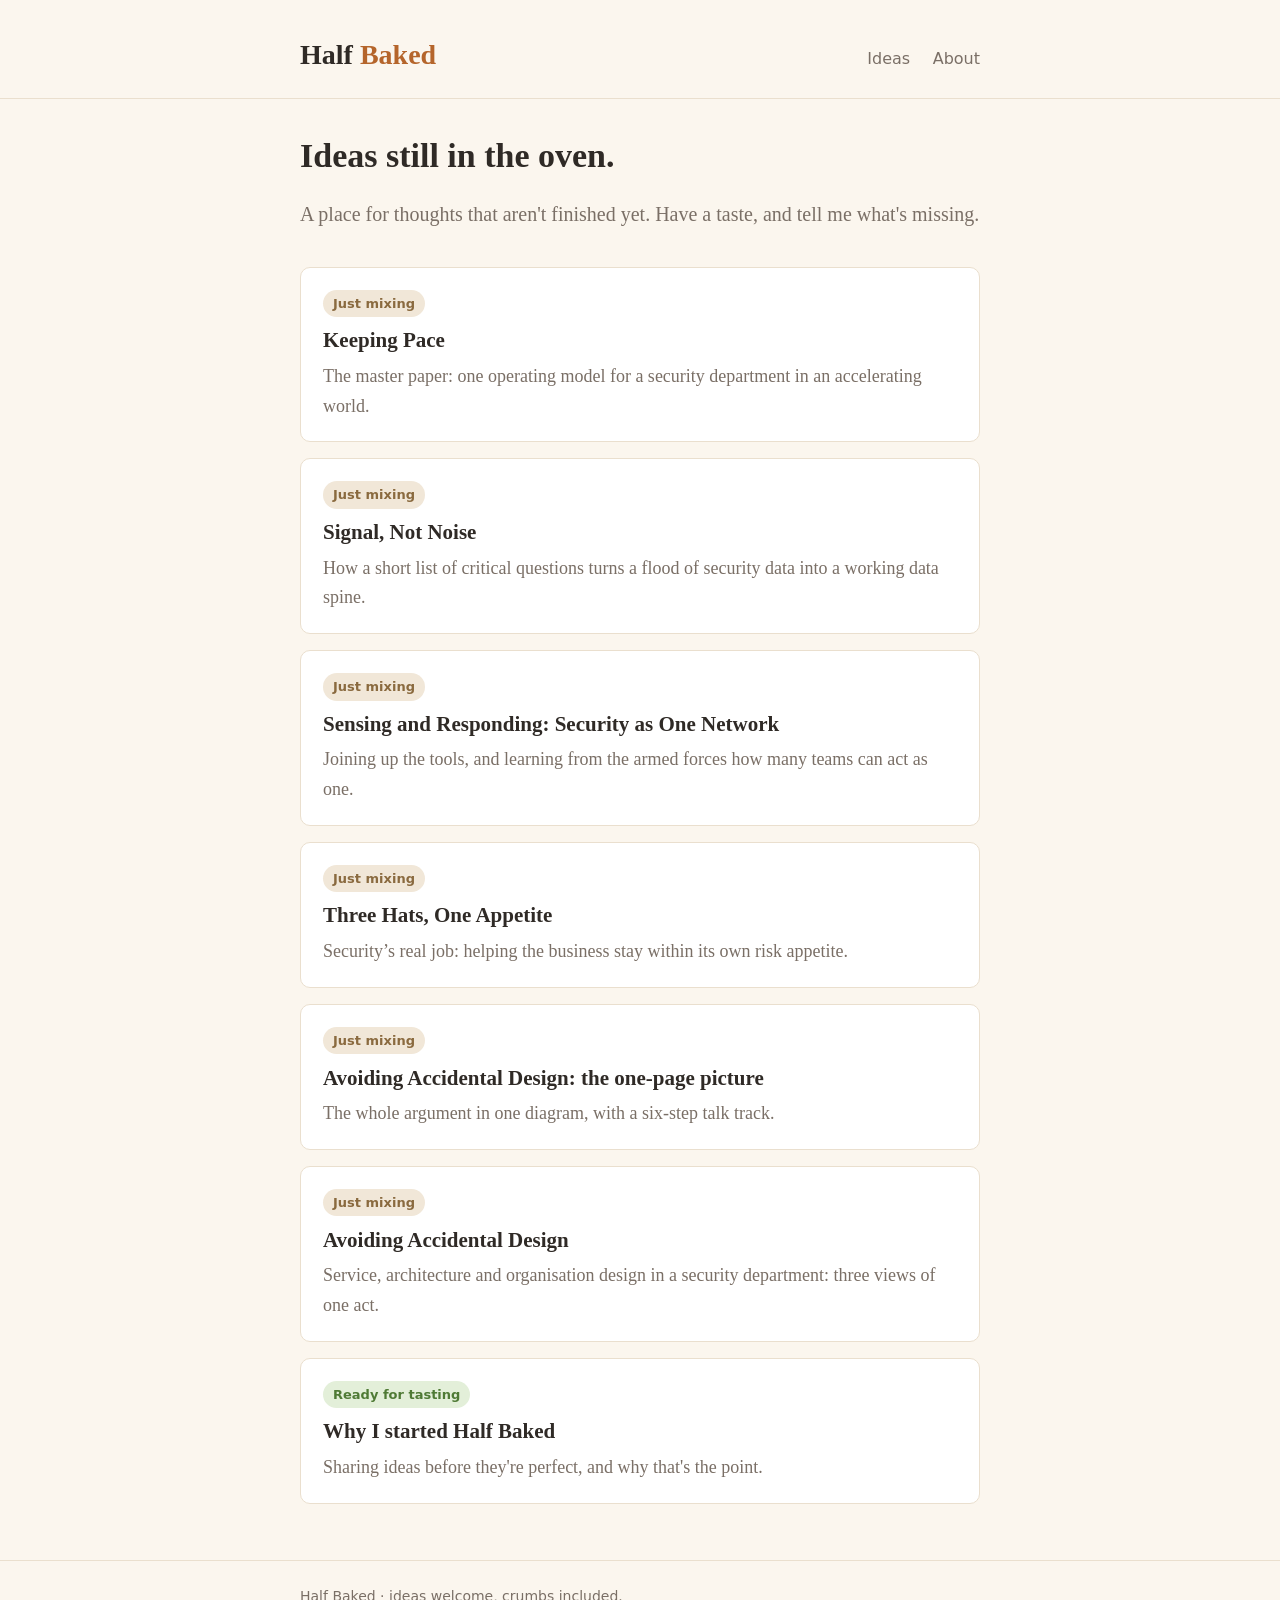
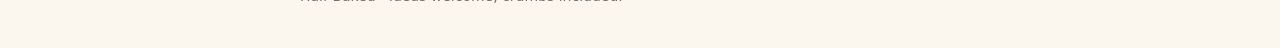
<file: index.html>
<!DOCTYPE html>
<html lang="en">
<head>
  <meta charset="UTF-8">
  <meta name="viewport" content="width=device-width, initial-scale=1.0">
  <title>Half Baked</title>
  <meta name="description" content="Ideas still in the oven. Have a taste and tell me what you think.">
  <link rel="stylesheet" href="style.css">
</head>
<body>

  <header>
    <div class="wrap">
      <a class="site-name" href="index.html">Half <span>Baked</span></a>
      <nav>
        <a href="index.html">Ideas</a>
        <a href="about.html">About</a>
      </nav>
    </div>
  </header>

  <main class="wrap">
    <h1>Ideas still in the oven.</h1>
    <p class="intro">
      A place for thoughts that aren't finished yet. Have a taste, and tell me
      what's missing.
    </p>

    <!-- ======================================================
         YOUR IDEAS LIST
         To add a new idea: copy one whole <a class="idea-card"> ... </a>
         block below, paste it at the top of the list, and change the words.
         Status options: mixing / oven / tasting
         ====================================================== -->

    <a class="idea-card" href="keeping-pace.html">
      <span class="status mixing">Just mixing</span>
      <h3>Keeping Pace</h3>
      <p>The master paper: one operating model for a security department in an accelerating world.</p>
    </a>

    <a class="idea-card" href="signal-not-noise.html">
      <span class="status mixing">Just mixing</span>
      <h3>Signal, Not Noise</h3>
      <p>How a short list of critical questions turns a flood of security data into a working data spine.</p>
    </a>

    <a class="idea-card" href="sensing-and-responding.html">
      <span class="status mixing">Just mixing</span>
      <h3>Sensing and Responding: Security as One Network</h3>
      <p>Joining up the tools, and learning from the armed forces how many teams can act as one.</p>
    </a>

    <a class="idea-card" href="three-hats-one-appetite.html">
      <span class="status mixing">Just mixing</span>
      <h3>Three Hats, One Appetite</h3>
      <p>Security&#8217;s real job: helping the business stay within its own risk appetite.</p>
    </a>

    <a class="idea-card" href="one-page-picture.html">
      <span class="status mixing">Just mixing</span>
      <h3>Avoiding Accidental Design: the one-page picture</h3>
      <p>The whole argument in one diagram, with a six-step talk track.</p>
    </a>

    <a class="idea-card" href="avoiding-accidental-design.html">
      <span class="status mixing">Just mixing</span>
      <h3>Avoiding Accidental Design</h3>
      <p>Service, architecture and organisation design in a security department: three views of one act.</p>
    </a>

    <a class="idea-card" href="first-idea.html">
      <span class="status tasting">Ready for tasting</span>
      <h3>Why I started Half Baked</h3>
      <p>Sharing ideas before they're perfect, and why that's the point.</p>
    </a>

    <!-- Example of a second card. To switch it on, delete this line
         and the closing line just after the card.
    <a class="idea-card" href="second-idea.html">
      <span class="status oven">In the oven</span>
      <h3>Title of your next idea</h3>
      <p>One line that sums it up.</p>
    </a>
    -->

  </main>

  <footer>
    <div class="wrap">
      Half Baked &middot; ideas welcome, crumbs included.
    </div>
  </footer>

</body>
</html>
</file>
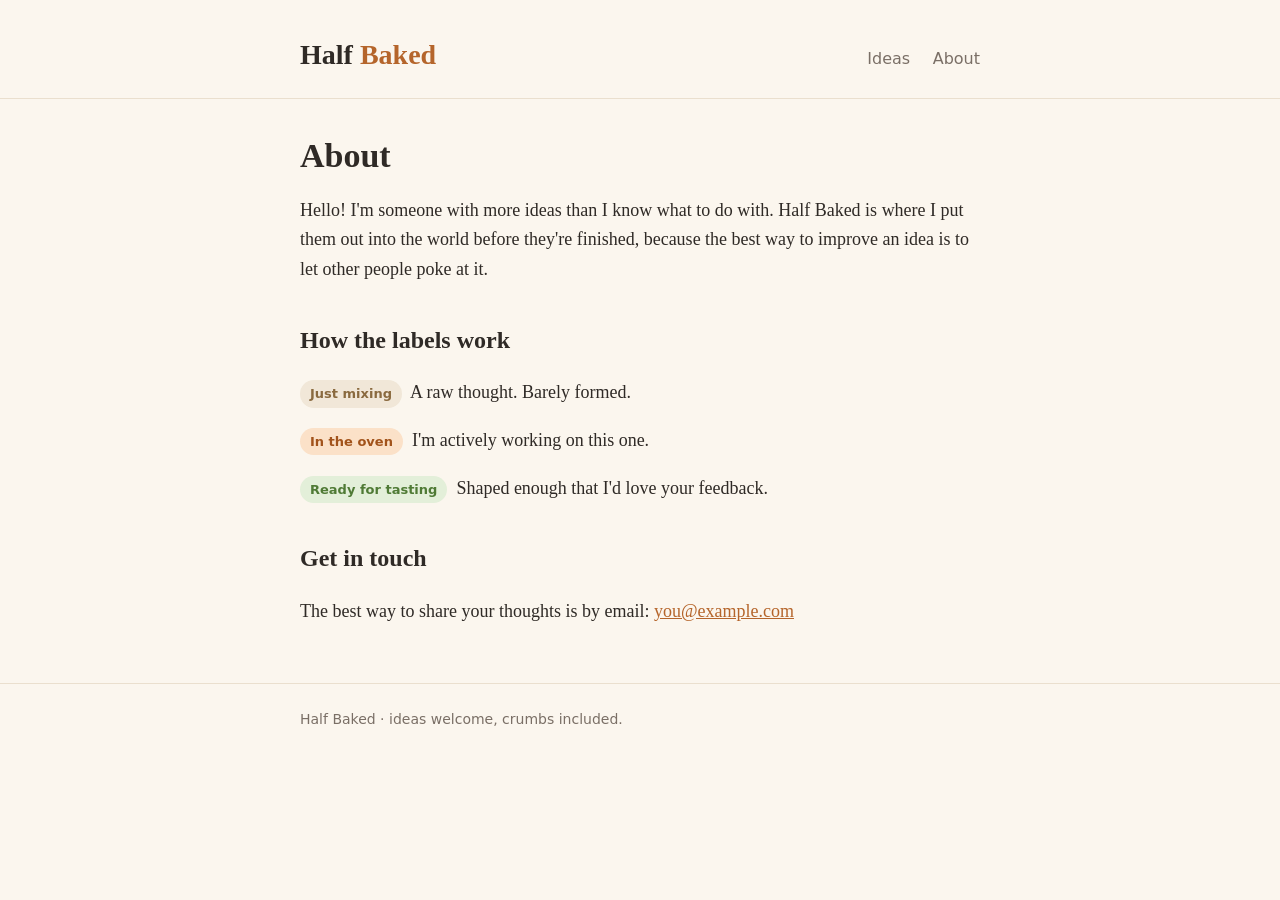
<file: about.html>
<!DOCTYPE html>
<html lang="en">
<head>
  <meta charset="UTF-8">
  <meta name="viewport" content="width=device-width, initial-scale=1.0">
  <title>About · Half Baked</title>
  <link rel="stylesheet" href="style.css">
</head>
<body>

  <header>
    <div class="wrap">
      <a class="site-name" href="index.html">Half <span>Baked</span></a>
      <nav>
        <a href="index.html">Ideas</a>
        <a href="about.html">About</a>
      </nav>
    </div>
  </header>

  <main class="wrap">
    <h1>About</h1>

    <!-- Rewrite this page in your own words. -->
    <p>
      Hello! I'm someone with more ideas than I know what to do with. Half Baked
      is where I put them out into the world before they're finished, because
      the best way to improve an idea is to let other people poke at it.
    </p>

    <h2>How the labels work</h2>
    <p><span class="status mixing">Just mixing</span> &nbsp;A raw thought. Barely formed.</p>
    <p><span class="status oven">In the oven</span> &nbsp;I'm actively working on this one.</p>
    <p><span class="status tasting">Ready for tasting</span> &nbsp;Shaped enough that I'd love your feedback.</p>

    <h2>Get in touch</h2>
    <p>
      <!-- Replace the email address below with your own. -->
      The best way to share your thoughts is by email:
      <a href="mailto:bbbb">you@example.com</a>
    </p>
  </main>

  <footer>
    <div class="wrap">
      Half Baked &middot; ideas welcome, crumbs included.
    </div>
  </footer>

</body>
</html>
</file>
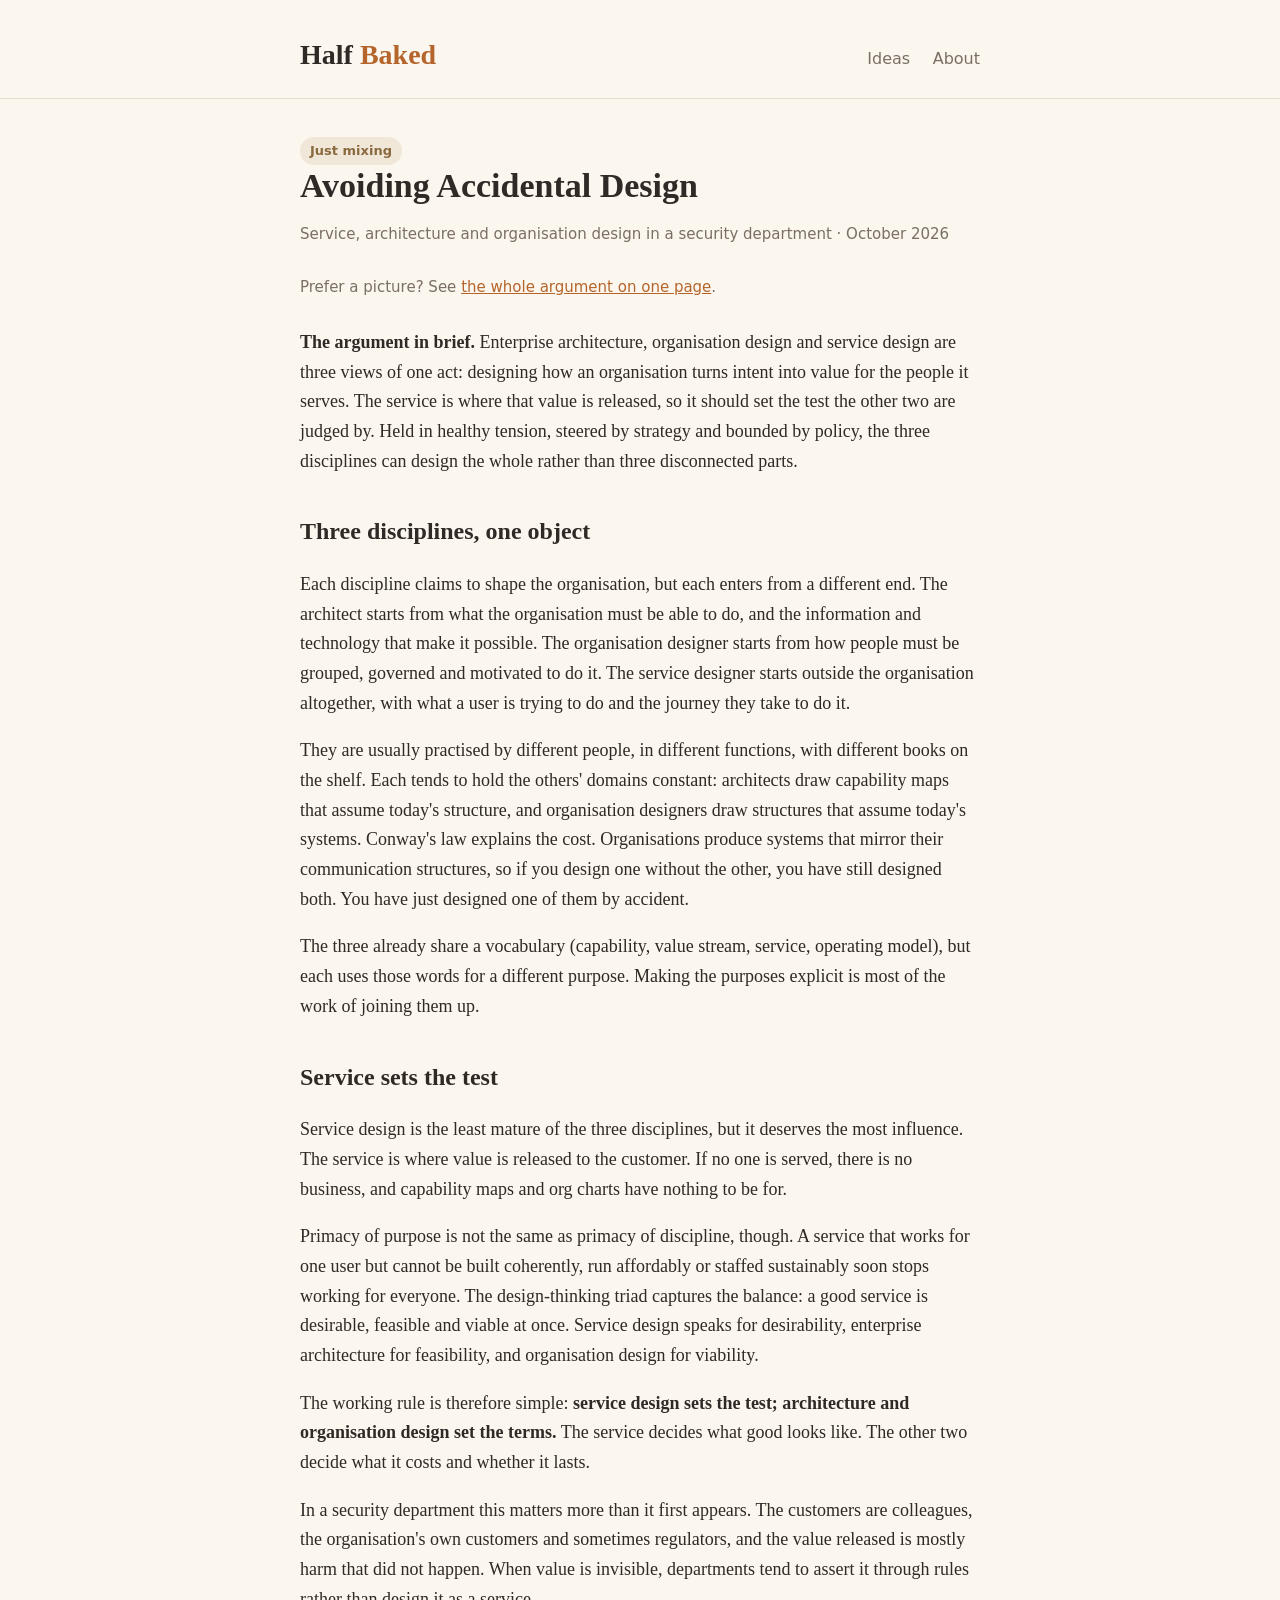
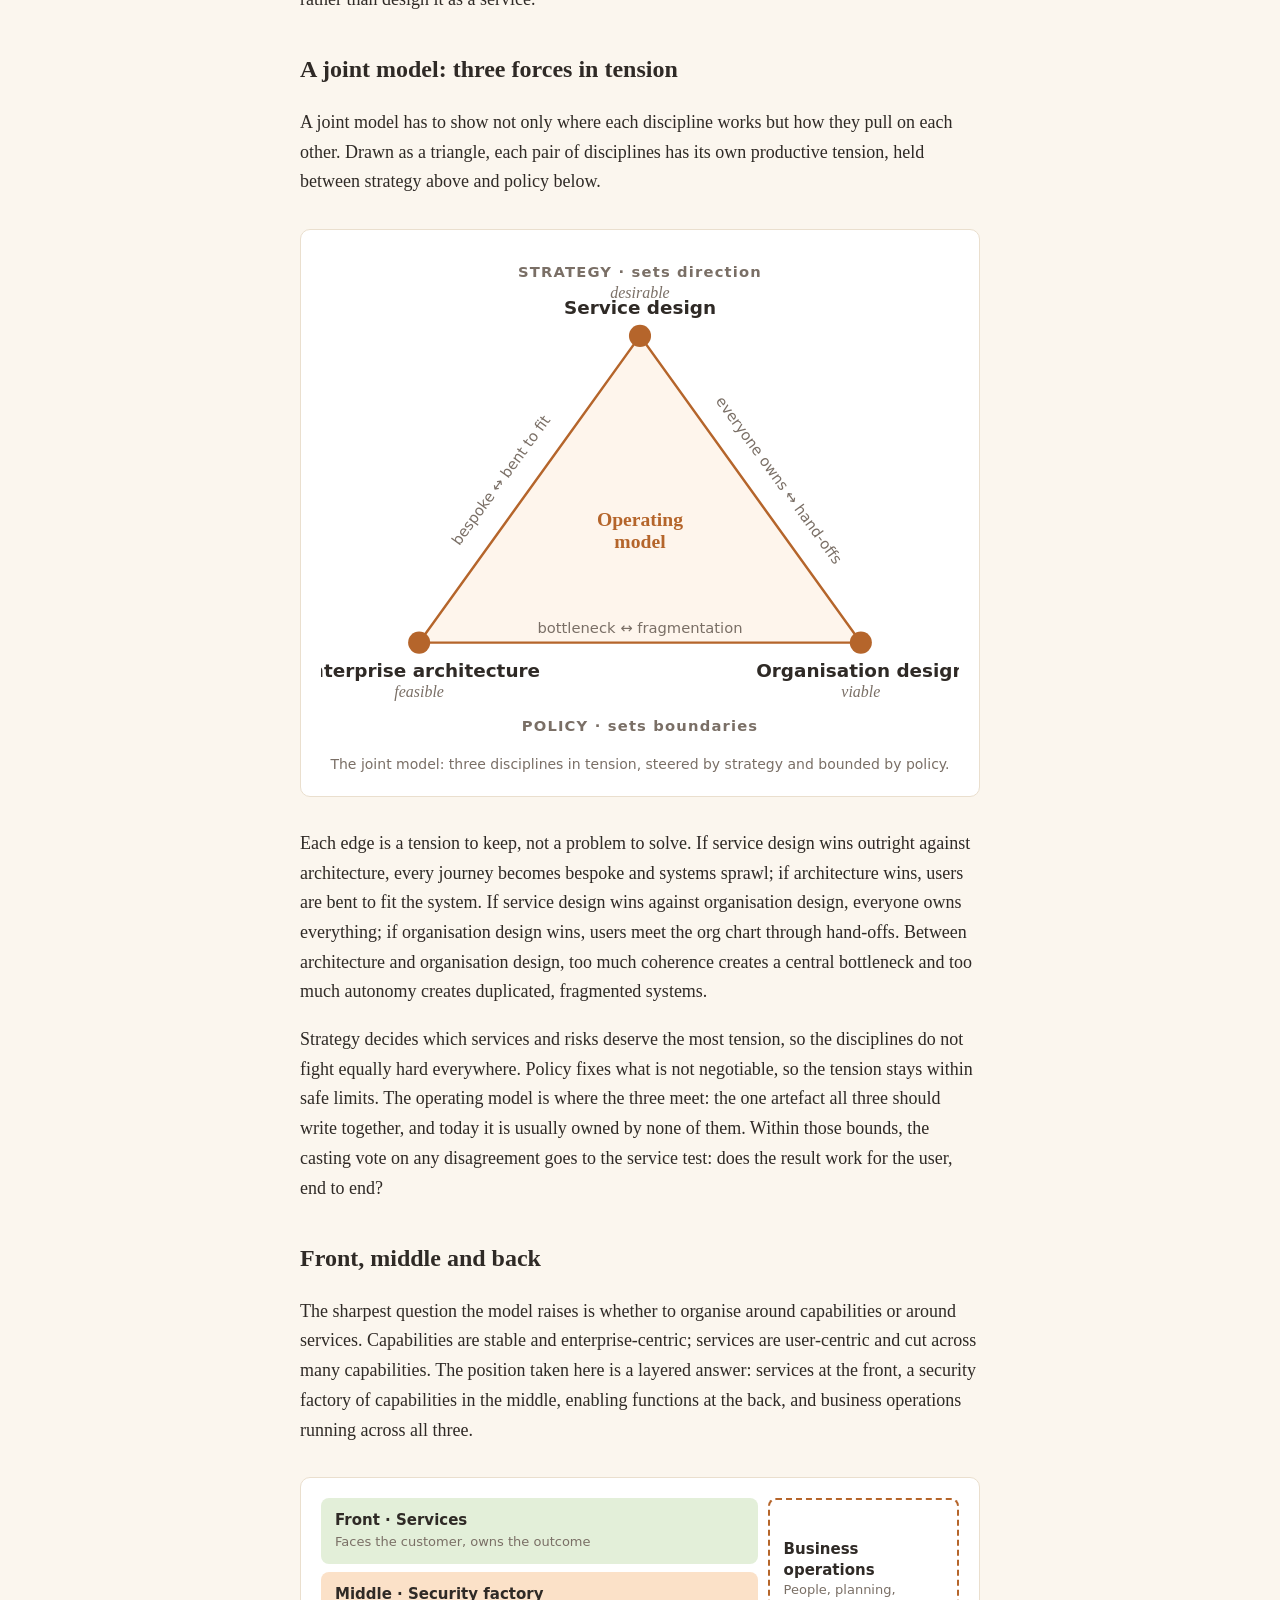
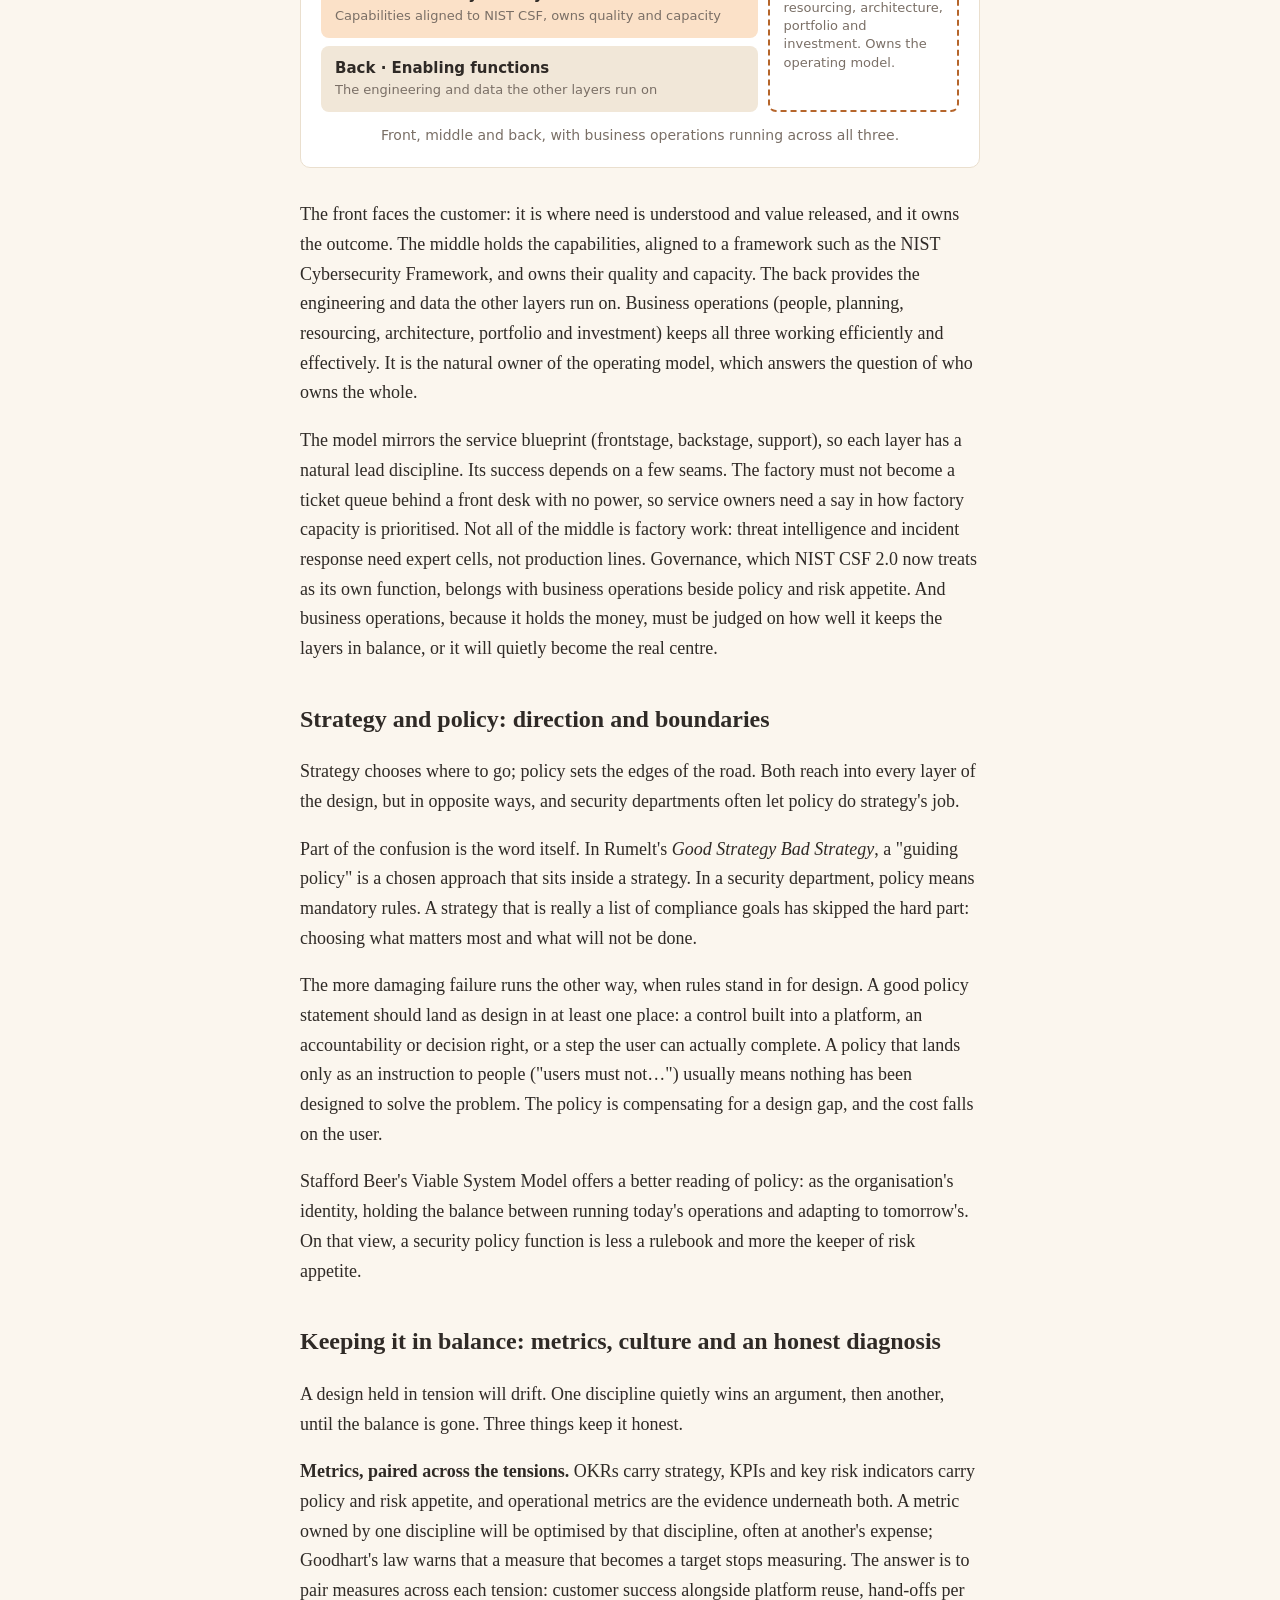
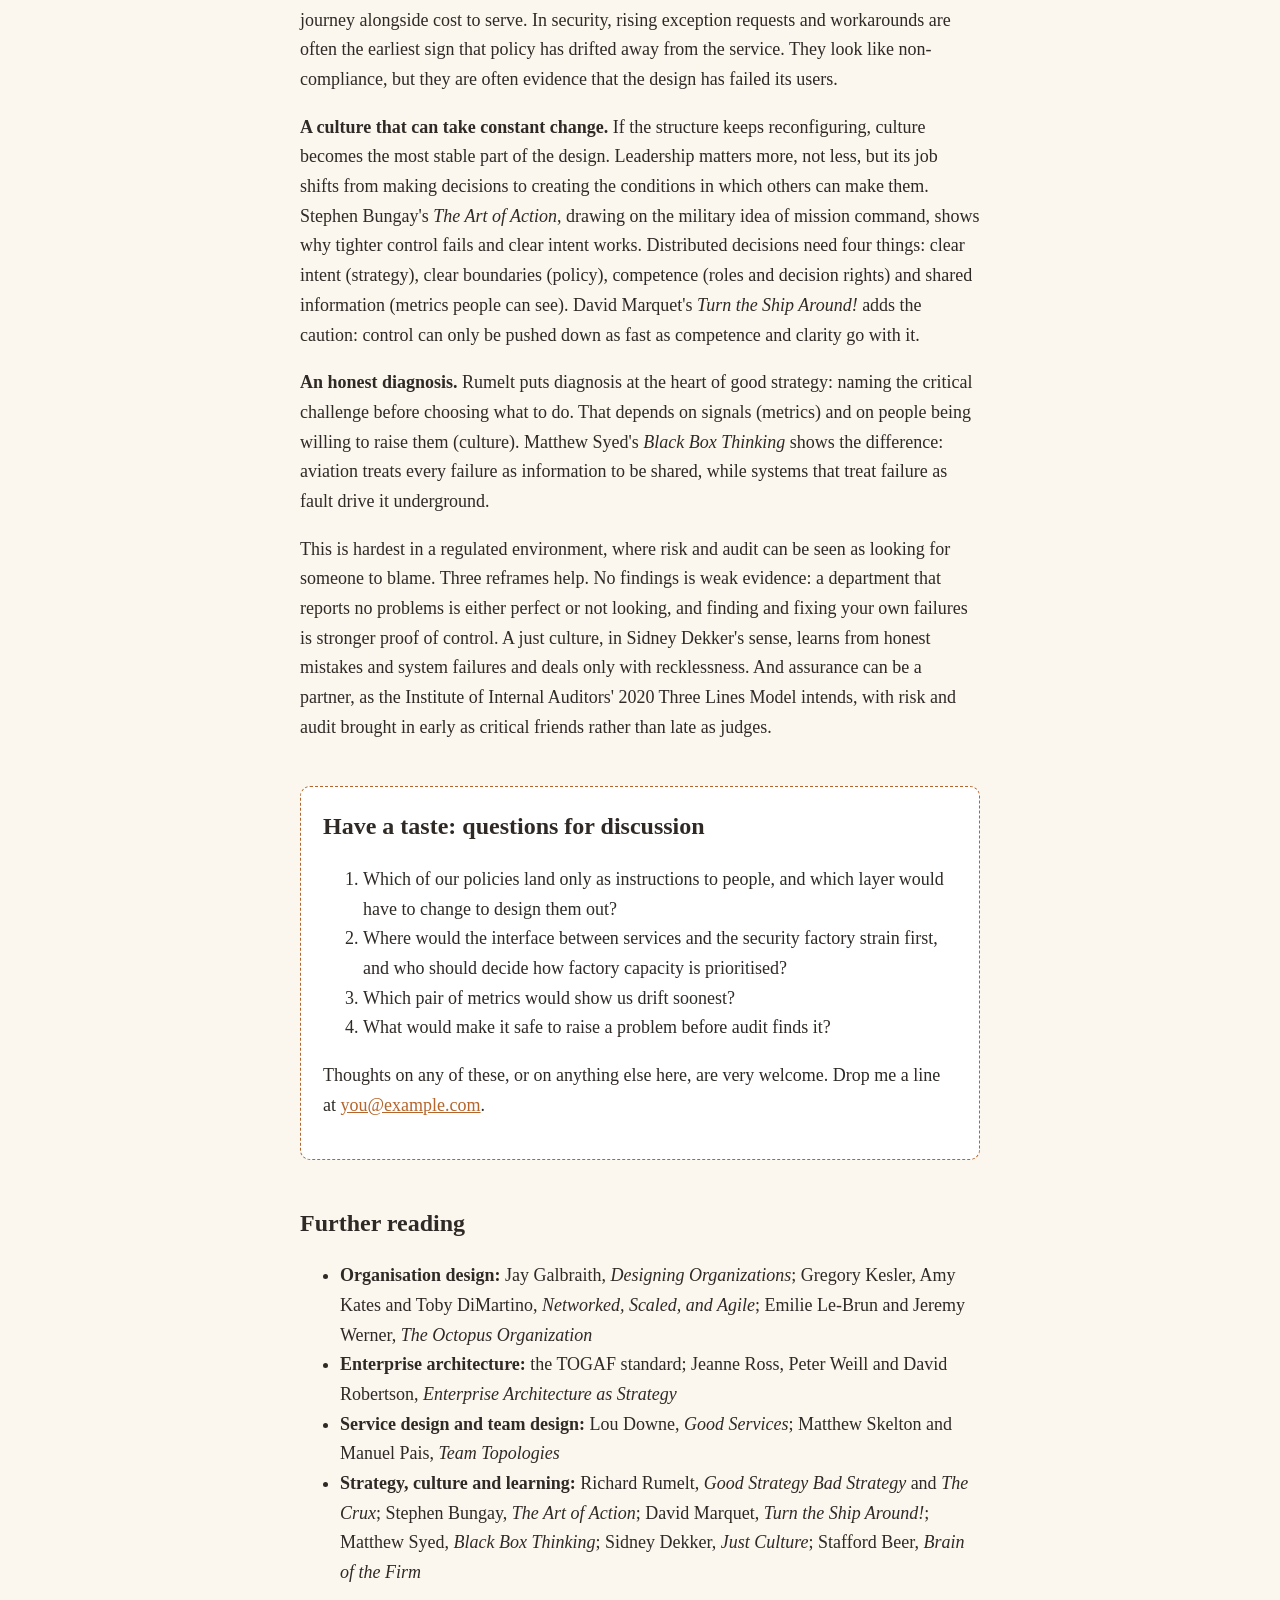
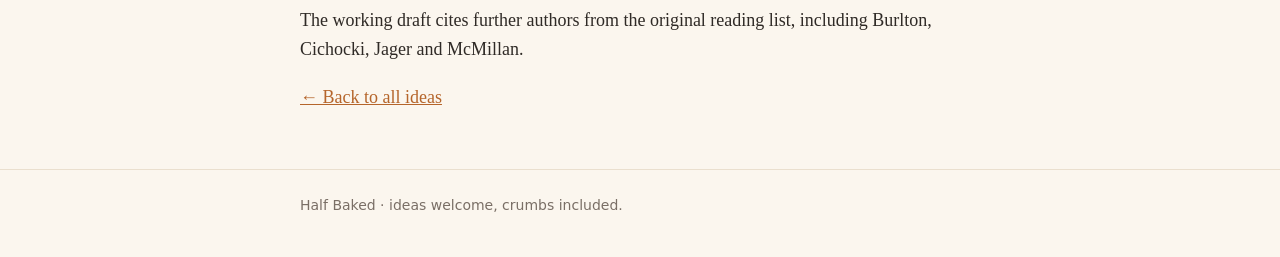
<file: avoiding-accidental-design.html>
<!DOCTYPE html>
<html lang="en">
<head>
  <meta charset="UTF-8">
  <meta name="viewport" content="width=device-width, initial-scale=1.0">
  <title>Avoiding Accidental Design · Half Baked</title>
  <meta name="description" content="Service, architecture and organisation design in a security department: three views of one act.">
  <link rel="stylesheet" href="style.css">
</head>
<body>

  <header>
    <div class="wrap">
      <a class="site-name" href="index.html">Half <span>Baked</span></a>
      <nav>
        <a href="index.html">Ideas</a>
        <a href="about.html">About</a>
      </nav>
    </div>
  </header>

  <main class="wrap">
    <span class="status mixing">Just mixing</span>
    <h1>Avoiding Accidental Design</h1>
    <p class="meta">Service, architecture and organisation design in a security department &middot; October 2026</p>
    <p class="meta">Prefer a picture? See <a href="one-page-picture.html">the whole argument on one page</a>.</p>

<p><strong>The argument in brief.</strong> Enterprise architecture, organisation design and service design are three views of one act: designing how an organisation turns intent into value for the people it serves. The service is where that value is released, so it should set the test the other two are judged by. Held in healthy tension, steered by strategy and bounded by policy, the three disciplines can design the whole rather than three disconnected parts.</p>
<h2>Three disciplines, one object</h2>
<p>Each discipline claims to shape the organisation, but each enters from a different end. The architect starts from what the organisation must be able to do, and the information and technology that make it possible. The organisation designer starts from how people must be grouped, governed and motivated to do it. The service designer starts outside the organisation altogether, with what a user is trying to do and the journey they take to do it.</p>
<p>They are usually practised by different people, in different functions, with different books on the shelf. Each tends to hold the others' domains constant: architects draw capability maps that assume today's structure, and organisation designers draw structures that assume today's systems. Conway's law explains the cost. Organisations produce systems that mirror their communication structures, so if you design one without the other, you have still designed both. You have just designed one of them by accident.</p>
<p>The three already share a vocabulary (capability, value stream, service, operating model), but each uses those words for a different purpose. Making the purposes explicit is most of the work of joining them up.</p>
<h2>Service sets the test</h2>
<p>Service design is the least mature of the three disciplines, but it deserves the most influence. The service is where value is released to the customer. If no one is served, there is no business, and capability maps and org charts have nothing to be for.</p>
<p>Primacy of purpose is not the same as primacy of discipline, though. A service that works for one user but cannot be built coherently, run affordably or staffed sustainably soon stops working for everyone. The design-thinking triad captures the balance: a good service is desirable, feasible and viable at once. Service design speaks for desirability, enterprise architecture for feasibility, and organisation design for viability.</p>
<p>The working rule is therefore simple: <strong>service design sets the test; architecture and organisation design set the terms.</strong> The service decides what good looks like. The other two decide what it costs and whether it lasts.</p>
<p>In a security department this matters more than it first appears. The customers are colleagues, the organisation's own customers and sometimes regulators, and the value released is mostly harm that did not happen. When value is invisible, departments tend to assert it through rules rather than design it as a service.</p>
<h2>A joint model: three forces in tension</h2>
<p>A joint model has to show not only where each discipline works but how they pull on each other. Drawn as a triangle, each pair of disciplines has its own productive tension, held between strategy above and policy below.</p>
<figure class="diagram">
<svg viewBox="0 0 520 400" role="img" aria-label="A triangle with service design at the top, enterprise architecture bottom left and organisation design bottom right. Strategy sits above, policy below, and the operating model sits in the middle where the three meet.">
  <text x="260" y="22" text-anchor="middle" class="d-band">STRATEGY · sets direction</text>
  <polygon points="260,70 80,320 440,320" class="d-tri"/>
  <circle cx="260" cy="70" r="9" class="d-node"/>
  <circle cx="80" cy="320" r="9" class="d-node"/>
  <circle cx="440" cy="320" r="9" class="d-node"/>
  <text x="260" y="52" text-anchor="middle" class="d-label">Service design</text>
  <text x="260" y="67" text-anchor="middle" class="d-sub" dy="-28">desirable</text>
  <text x="80" y="348" text-anchor="middle" class="d-label">Enterprise architecture</text>
  <text x="80" y="364" text-anchor="middle" class="d-sub">feasible</text>
  <text x="440" y="348" text-anchor="middle" class="d-label">Organisation design</text>
  <text x="440" y="364" text-anchor="middle" class="d-sub">viable</text>
  <text x="150" y="190" text-anchor="middle" class="d-edge" transform="rotate(-54 150 190)">bespoke ↔ bent to fit</text>
  <text x="370" y="190" text-anchor="middle" class="d-edge" transform="rotate(54 370 190)">everyone owns ↔ hand-offs</text>
  <text x="260" y="312" text-anchor="middle" class="d-edge">bottleneck ↔ fragmentation</text>
  <text x="260" y="225" text-anchor="middle" class="d-centre">Operating</text>
  <text x="260" y="243" text-anchor="middle" class="d-centre">model</text>
  <text x="260" y="392" text-anchor="middle" class="d-band">POLICY · sets boundaries</text>
</svg>
<figcaption>The joint model: three disciplines in tension, steered by strategy and bounded by policy.</figcaption>
</figure>
<p>Each edge is a tension to keep, not a problem to solve. If service design wins outright against architecture, every journey becomes bespoke and systems sprawl; if architecture wins, users are bent to fit the system. If service design wins against organisation design, everyone owns everything; if organisation design wins, users meet the org chart through hand-offs. Between architecture and organisation design, too much coherence creates a central bottleneck and too much autonomy creates duplicated, fragmented systems.</p>
<p>Strategy decides which services and risks deserve the most tension, so the disciplines do not fight equally hard everywhere. Policy fixes what is not negotiable, so the tension stays within safe limits. The operating model is where the three meet: the one artefact all three should write together, and today it is usually owned by none of them. Within those bounds, the casting vote on any disagreement goes to the service test: does the result work for the user, end to end?</p>
<h2>Front, middle and back</h2>
<p>The sharpest question the model raises is whether to organise around capabilities or around services. Capabilities are stable and enterprise-centric; services are user-centric and cut across many capabilities. The position taken here is a layered answer: services at the front, a security factory of capabilities in the middle, enabling functions at the back, and business operations running across all three.</p>
<figure class="diagram">
<div class="layers">
  <div class="layer-stack">
    <div class="layer front"><strong>Front · Services</strong><span>Faces the customer, owns the outcome</span></div>
    <div class="layer middle"><strong>Middle · Security factory</strong><span>Capabilities aligned to NIST CSF, owns quality and capacity</span></div>
    <div class="layer back"><strong>Back · Enabling functions</strong><span>The engineering and data the other layers run on</span></div>
  </div>
  <div class="layer-ops"><strong>Business operations</strong><span>People, planning, resourcing, architecture, portfolio and investment. Owns the operating model.</span></div>
</div>
<figcaption>Front, middle and back, with business operations running across all three.</figcaption>
</figure>
<p>The front faces the customer: it is where need is understood and value released, and it owns the outcome. The middle holds the capabilities, aligned to a framework such as the NIST Cybersecurity Framework, and owns their quality and capacity. The back provides the engineering and data the other layers run on. Business operations (people, planning, resourcing, architecture, portfolio and investment) keeps all three working efficiently and effectively. It is the natural owner of the operating model, which answers the question of who owns the whole.</p>
<p>The model mirrors the service blueprint (frontstage, backstage, support), so each layer has a natural lead discipline. Its success depends on a few seams. The factory must not become a ticket queue behind a front desk with no power, so service owners need a say in how factory capacity is prioritised. Not all of the middle is factory work: threat intelligence and incident response need expert cells, not production lines. Governance, which NIST CSF 2.0 now treats as its own function, belongs with business operations beside policy and risk appetite. And business operations, because it holds the money, must be judged on how well it keeps the layers in balance, or it will quietly become the real centre.</p>
<h2>Strategy and policy: direction and boundaries</h2>
<p>Strategy chooses where to go; policy sets the edges of the road. Both reach into every layer of the design, but in opposite ways, and security departments often let policy do strategy's job.</p>
<p>Part of the confusion is the word itself. In Rumelt's <em>Good Strategy Bad Strategy</em>, a "guiding policy" is a chosen approach that sits inside a strategy. In a security department, policy means mandatory rules. A strategy that is really a list of compliance goals has skipped the hard part: choosing what matters most and what will not be done.</p>
<p>The more damaging failure runs the other way, when rules stand in for design. A good policy statement should land as design in at least one place: a control built into a platform, an accountability or decision right, or a step the user can actually complete. A policy that lands only as an instruction to people ("users must not…") usually means nothing has been designed to solve the problem. The policy is compensating for a design gap, and the cost falls on the user.</p>
<p>Stafford Beer's Viable System Model offers a better reading of policy: as the organisation's identity, holding the balance between running today's operations and adapting to tomorrow's. On that view, a security policy function is less a rulebook and more the keeper of risk appetite.</p>
<h2>Keeping it in balance: metrics, culture and an honest diagnosis</h2>
<p>A design held in tension will drift. One discipline quietly wins an argument, then another, until the balance is gone. Three things keep it honest.</p>
<p><strong>Metrics, paired across the tensions.</strong> OKRs carry strategy, KPIs and key risk indicators carry policy and risk appetite, and operational metrics are the evidence underneath both. A metric owned by one discipline will be optimised by that discipline, often at another's expense; Goodhart's law warns that a measure that becomes a target stops measuring. The answer is to pair measures across each tension: customer success alongside platform reuse, hand-offs per journey alongside cost to serve. In security, rising exception requests and workarounds are often the earliest sign that policy has drifted away from the service. They look like non-compliance, but they are often evidence that the design has failed its users.</p>
<p><strong>A culture that can take constant change.</strong> If the structure keeps reconfiguring, culture becomes the most stable part of the design. Leadership matters more, not less, but its job shifts from making decisions to creating the conditions in which others can make them. Stephen Bungay's <em>The Art of Action</em>, drawing on the military idea of mission command, shows why tighter control fails and clear intent works. Distributed decisions need four things: clear intent (strategy), clear boundaries (policy), competence (roles and decision rights) and shared information (metrics people can see). David Marquet's <em>Turn the Ship Around!</em> adds the caution: control can only be pushed down as fast as competence and clarity go with it.</p>
<p><strong>An honest diagnosis.</strong> Rumelt puts diagnosis at the heart of good strategy: naming the critical challenge before choosing what to do. That depends on signals (metrics) and on people being willing to raise them (culture). Matthew Syed's <em>Black Box Thinking</em> shows the difference: aviation treats every failure as information to be shared, while systems that treat failure as fault drive it underground.</p>
<p>This is hardest in a regulated environment, where risk and audit can be seen as looking for someone to blame. Three reframes help. No findings is weak evidence: a department that reports no problems is either perfect or not looking, and finding and fixing your own failures is stronger proof of control. A just culture, in Sidney Dekker's sense, learns from honest mistakes and system failures and deals only with recklessness. And assurance can be a partner, as the Institute of Internal Auditors' 2020 Three Lines Model intends, with risk and audit brought in early as critical friends rather than late as judges.</p>
<div class="feedback">
<h2>Have a taste: questions for discussion</h2>
<ol>
<li>Which of our policies land only as instructions to people, and which layer would have to change to design them out?</li>
<li>Where would the interface between services and the security factory strain first, and who should decide how factory capacity is prioritised?</li>
<li>Which pair of metrics would show us drift soonest?</li>
<li>What would make it safe to raise a problem before audit finds it?</li>
</ol>
<p>Thoughts on any of these, or on anything else here, are very welcome. Drop me a line at <a href="mailto:you@example.com">you@example.com</a>.</p>
</div>
<h2>Further reading</h2>
<ul>
<li><strong>Organisation design:</strong> Jay Galbraith, <em>Designing Organizations</em>; Gregory Kesler, Amy Kates and Toby DiMartino, <em>Networked, Scaled, and Agile</em>; Emilie Le-Brun and Jeremy Werner, <em>The Octopus Organization</em></li>
<li><strong>Enterprise architecture:</strong> the TOGAF standard; Jeanne Ross, Peter Weill and David Robertson, <em>Enterprise Architecture as Strategy</em></li>
<li><strong>Service design and team design:</strong> Lou Downe, <em>Good Services</em>; Matthew Skelton and Manuel Pais, <em>Team Topologies</em></li>
<li><strong>Strategy, culture and learning:</strong> Richard Rumelt, <em>Good Strategy Bad Strategy</em> and <em>The Crux</em>; Stephen Bungay, <em>The Art of Action</em>; David Marquet, <em>Turn the Ship Around!</em>; Matthew Syed, <em>Black Box Thinking</em>; Sidney Dekker, <em>Just Culture</em>; Stafford Beer, <em>Brain of the Firm</em></li>
</ul>
<p>The working draft cites further authors from the original reading list, including Burlton, Cichocki, Jager and McMillan.</p>

    <p><a href="index.html">&larr; Back to all ideas</a></p>
  </main>

  <footer>
    <div class="wrap">
      Half Baked &middot; ideas welcome, crumbs included.
    </div>
  </footer>

</body>
</html>
</file>
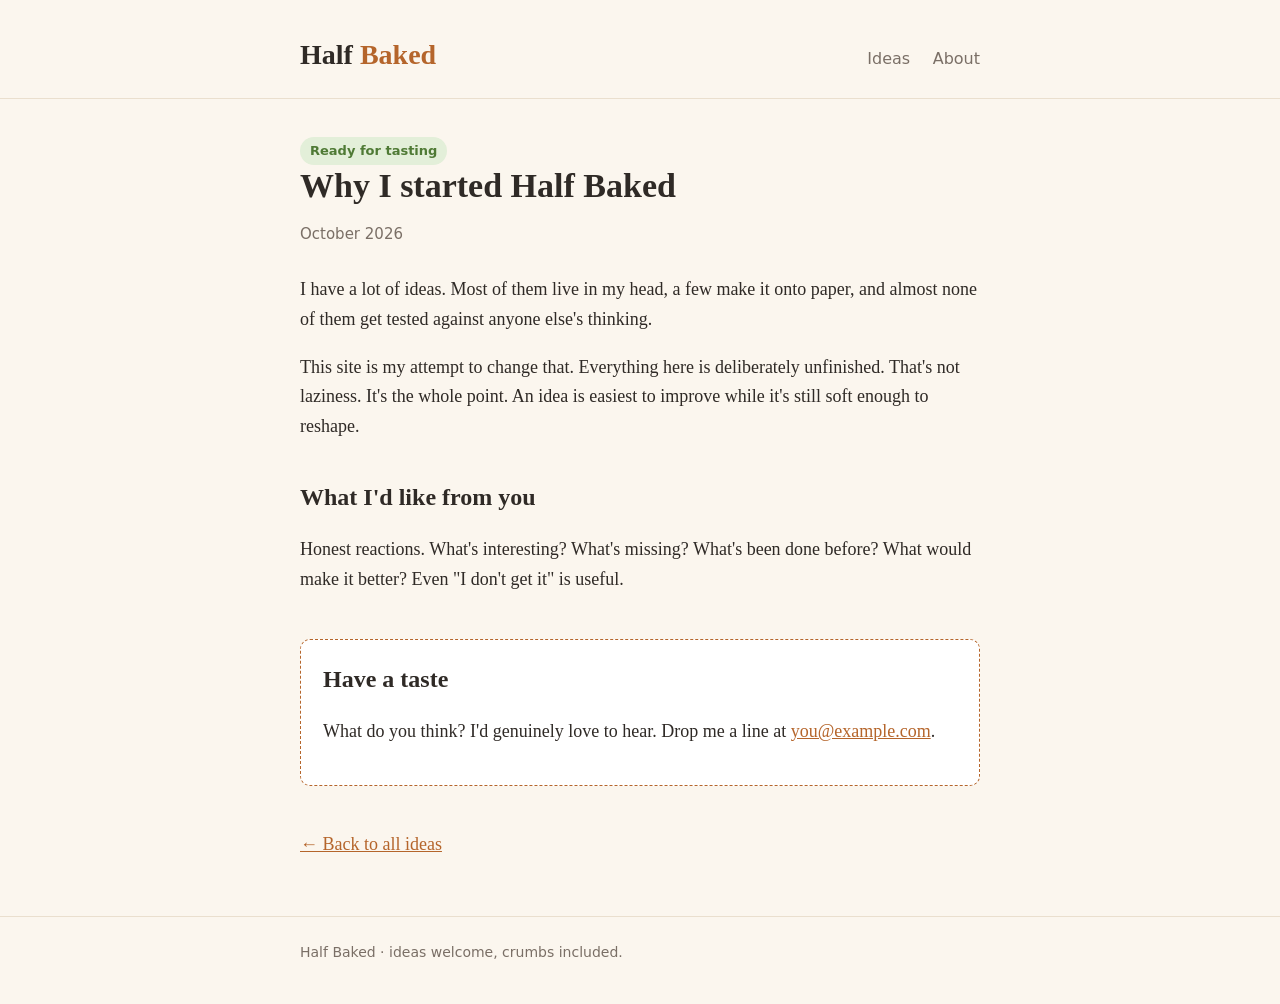
<file: first-idea.html>
<!DOCTYPE html>
<html lang="en">
<head>
  <meta charset="UTF-8">
  <meta name="viewport" content="width=device-width, initial-scale=1.0">
  <!-- Change the title below for each new idea -->
  <title>Why I started Half Baked · Half Baked</title>
  <link rel="stylesheet" href="style.css">
</head>
<body>

  <header>
    <div class="wrap">
      <a class="site-name" href="index.html">Half <span>Baked</span></a>
      <nav>
        <a href="index.html">Ideas</a>
        <a href="about.html">About</a>
      </nav>
    </div>
  </header>

  <main class="wrap">
    <!-- ======================================================
         THIS PAGE IS ALSO YOUR TEMPLATE
         For a new idea: copy this file, rename it (e.g. second-idea.html),
         and replace the title, status, date and writing below.
         Use <p> ... </p> around each paragraph and <h2> ... </h2> for headings.
         ====================================================== -->

    <span class="status tasting">Ready for tasting</span>
    <h1>Why I started Half Baked</h1>
    <p class="meta">October 2026</p>

    <p>
      I have a lot of ideas. Most of them live in my head, a few make it onto
      paper, and almost none of them get tested against anyone else's thinking.
    </p>

    <p>
      This site is my attempt to change that. Everything here is deliberately
      unfinished. That's not laziness. It's the whole point. An idea is easiest
      to improve while it's still soft enough to reshape.
    </p>

    <h2>What I'd like from you</h2>
    <p>
      Honest reactions. What's interesting? What's missing? What's been done
      before? What would make it better? Even "I don't get it" is useful.
    </p>

    <div class="feedback">
      <h2>Have a taste</h2>
      <p>
        What do you think? I'd genuinely love to hear.
        <!-- Replace the email address below with your own -->
        Drop me a line at <a href="mailto:you@example.com">you@example.com</a>.
      </p>
    </div>

    <p><a href="index.html">&larr; Back to all ideas</a></p>
  </main>

  <footer>
    <div class="wrap">
      Half Baked &middot; ideas welcome, crumbs included.
    </div>
  </footer>

</body>
</html>
</file>
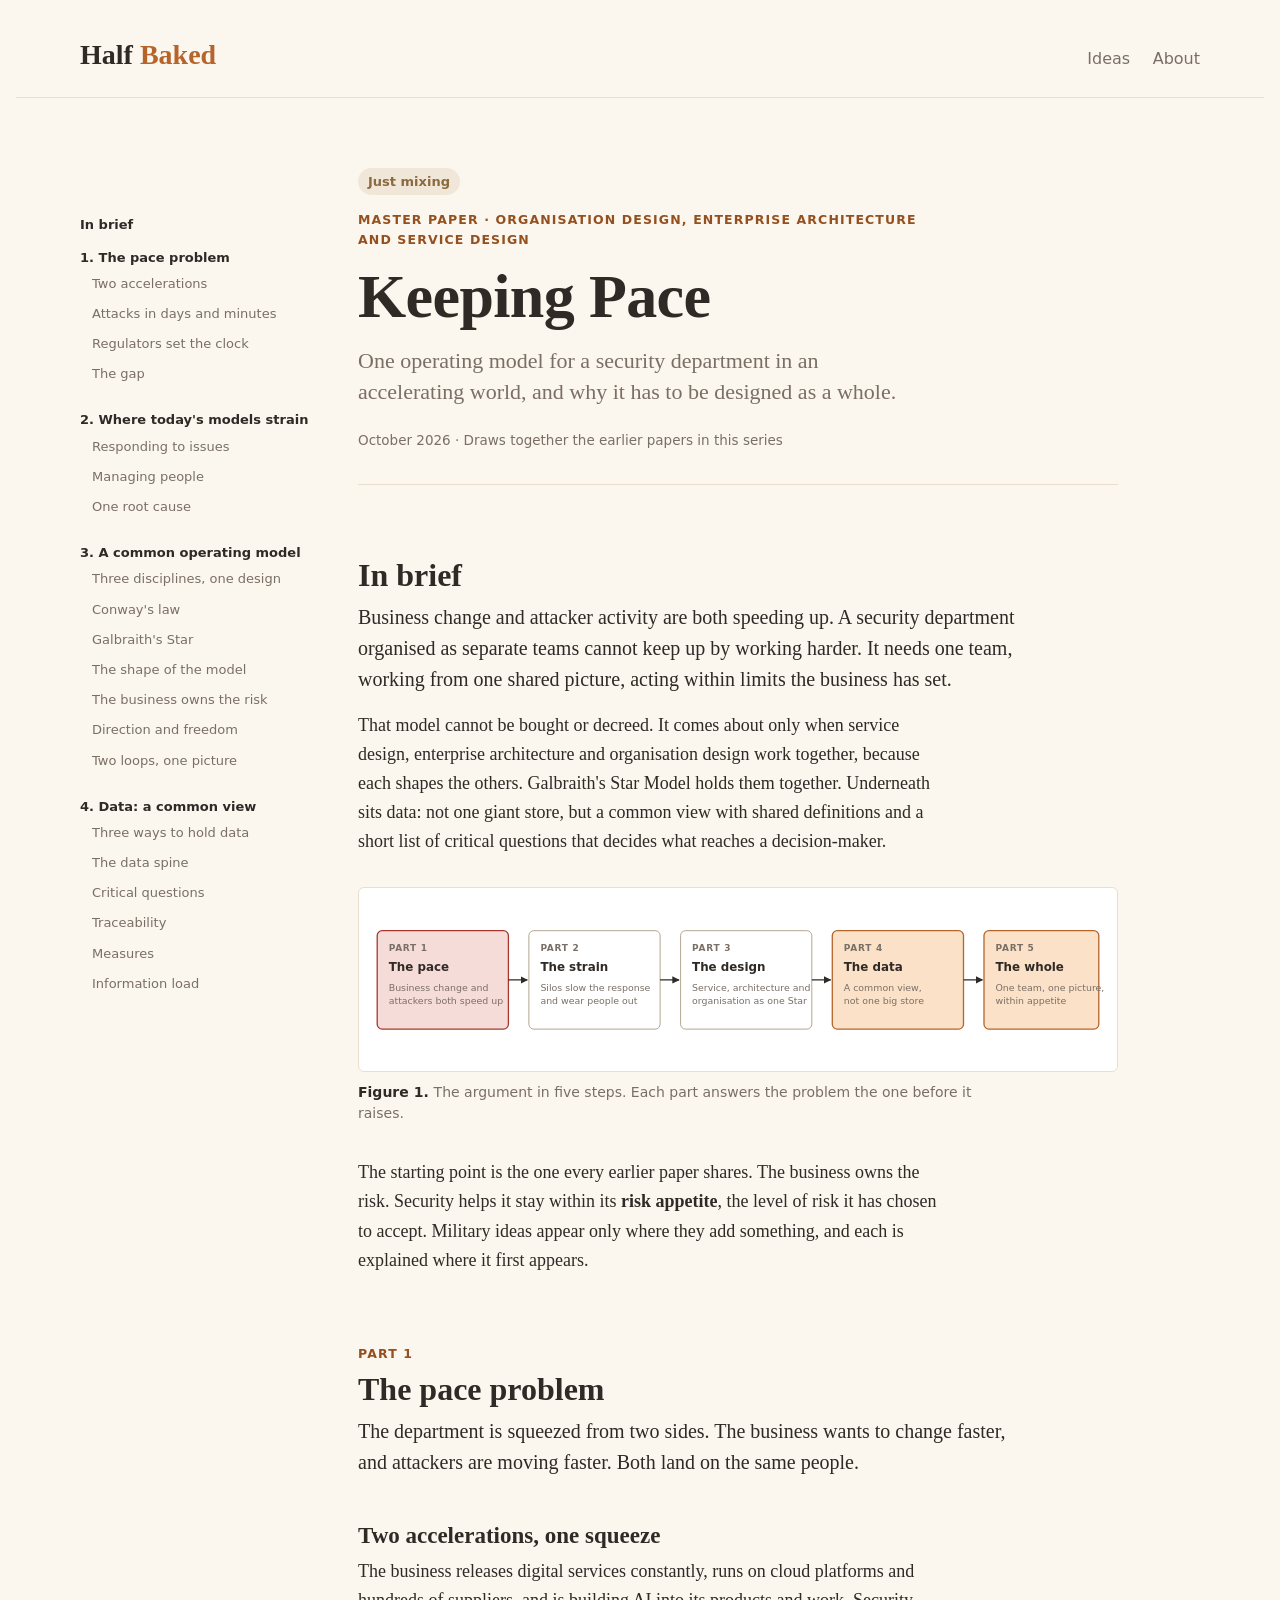
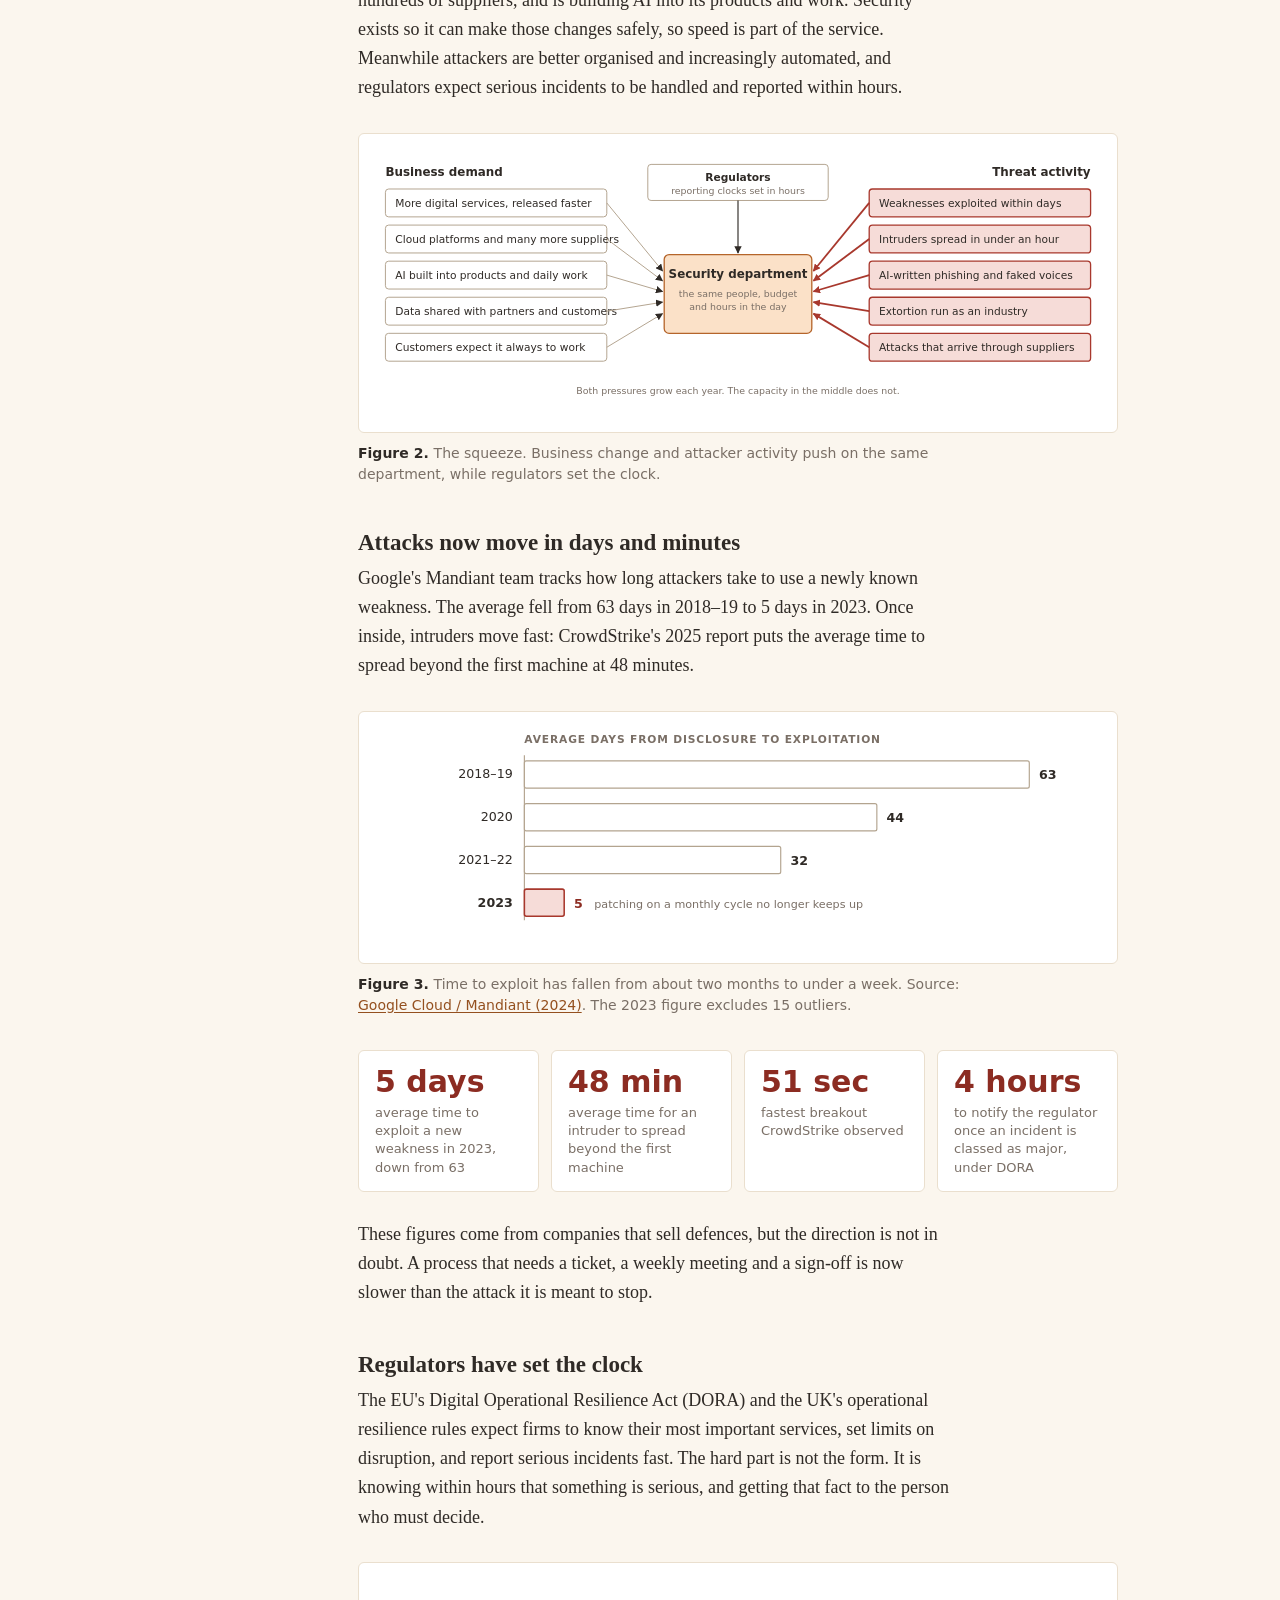
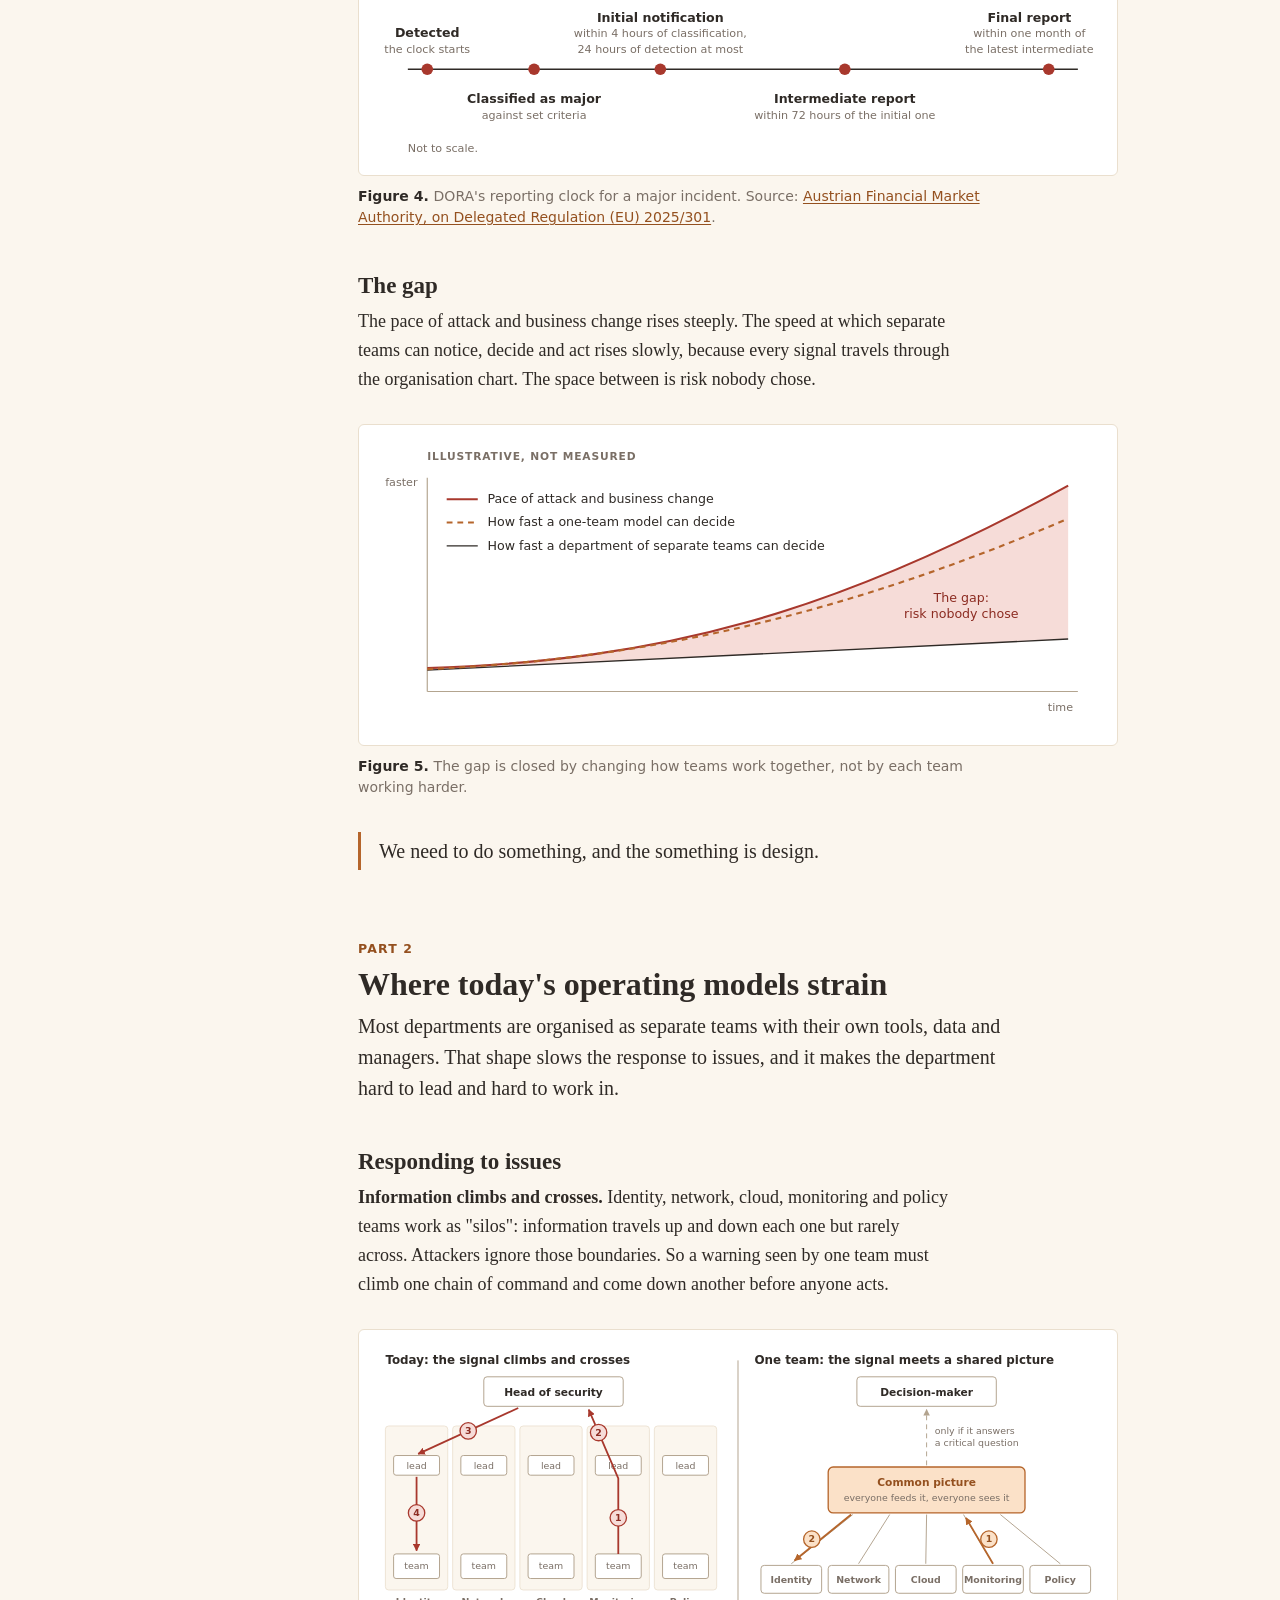
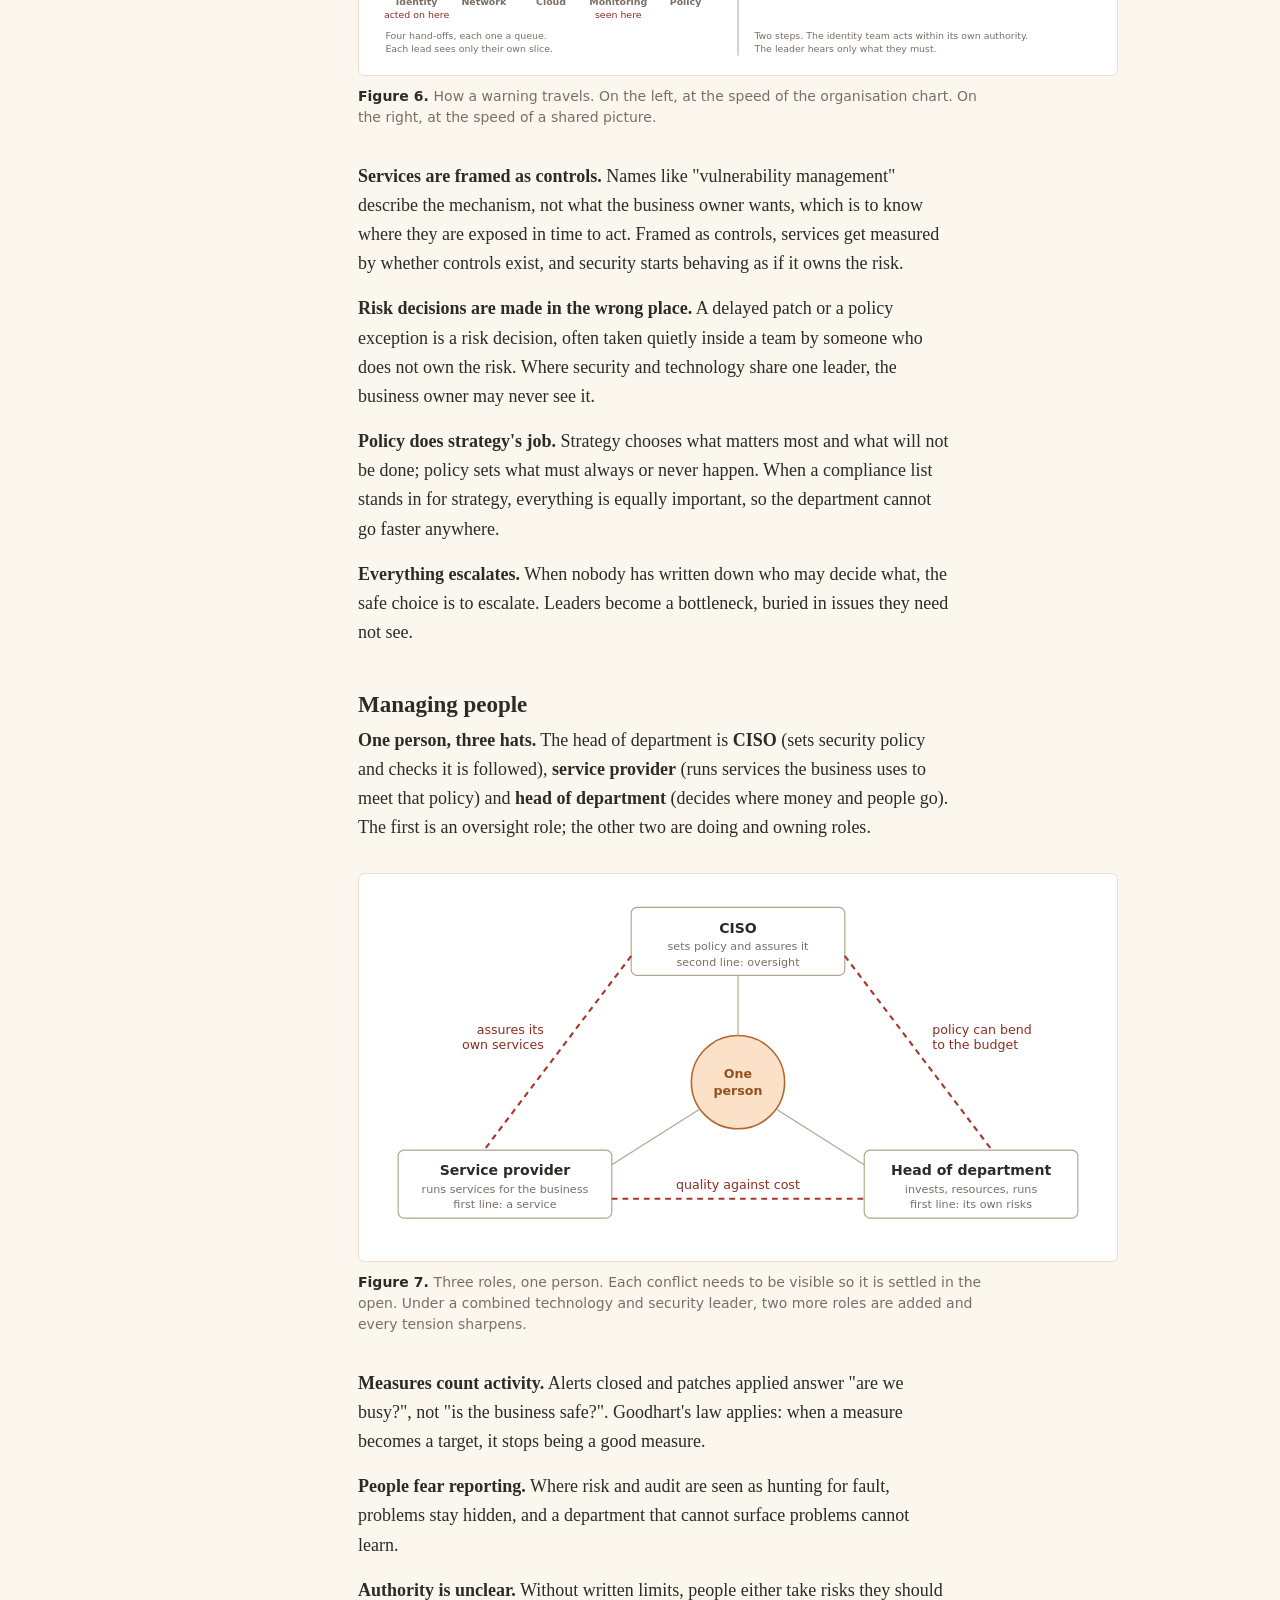
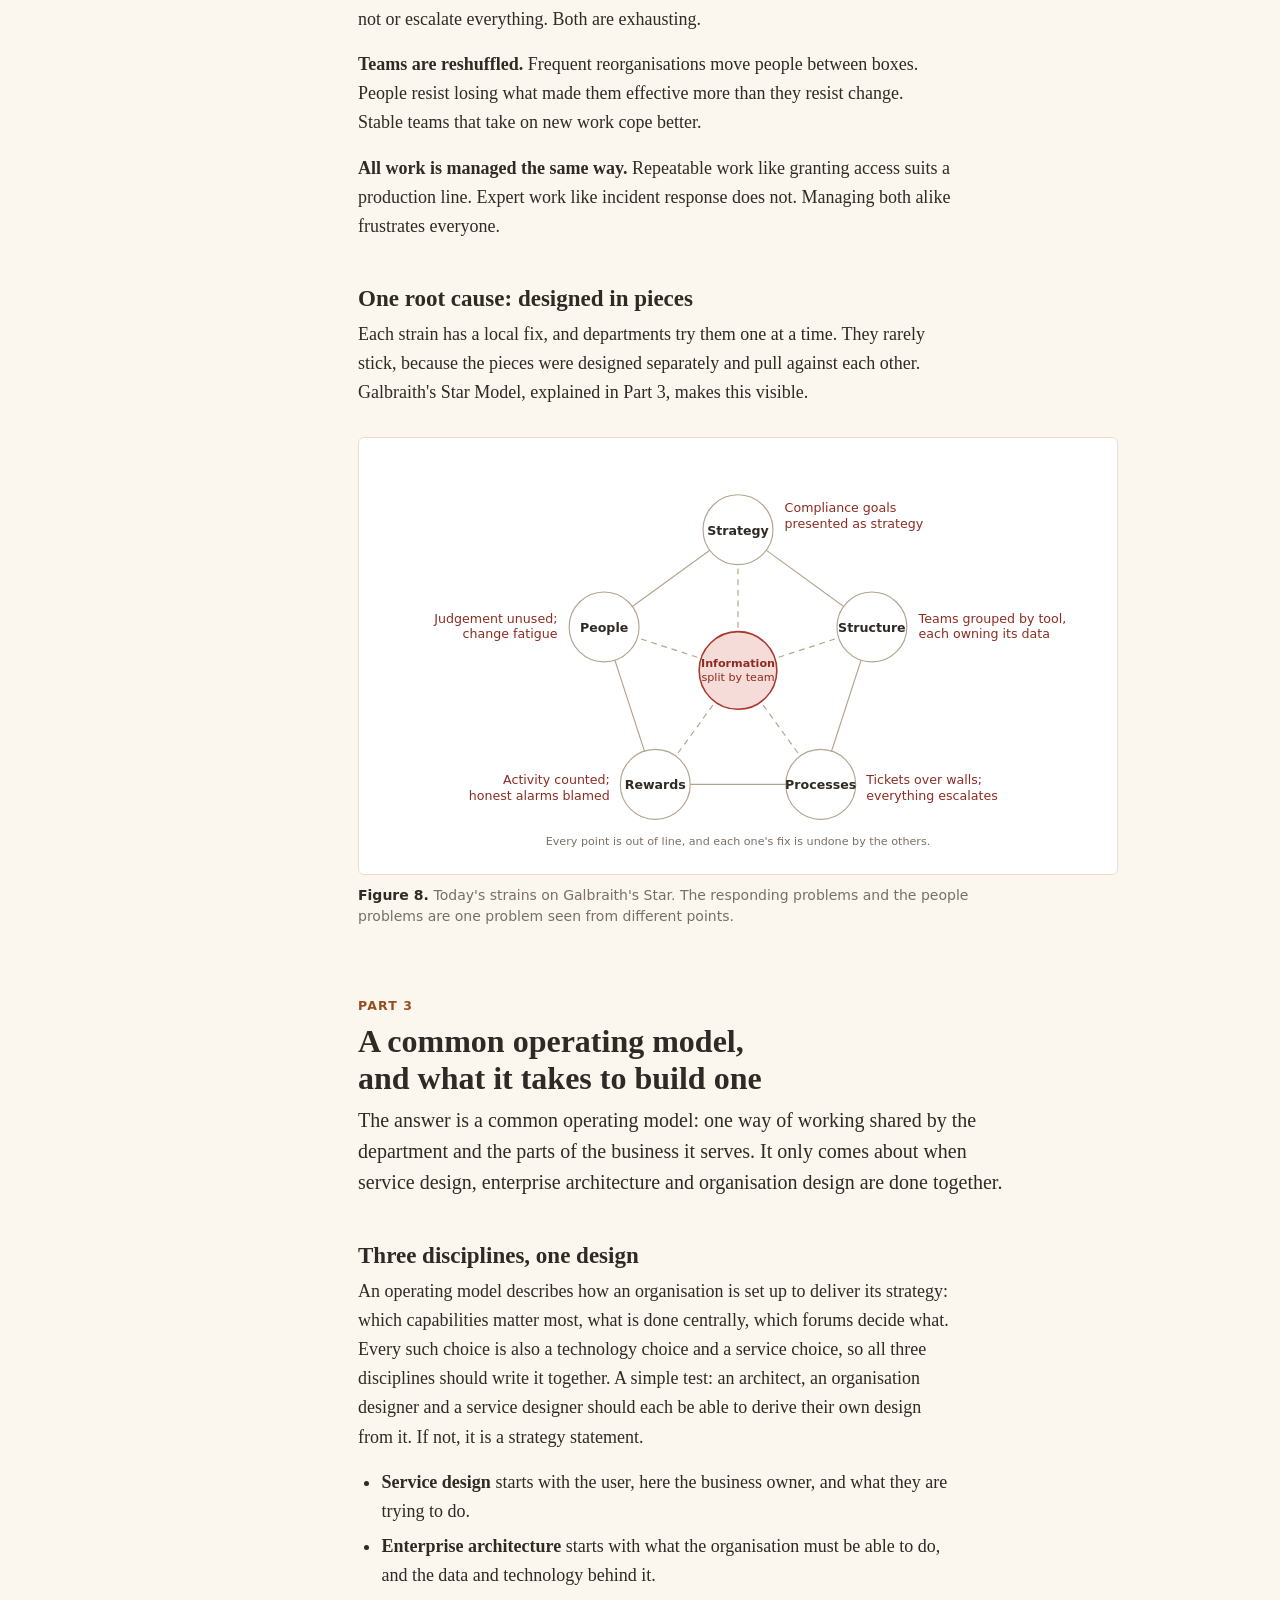
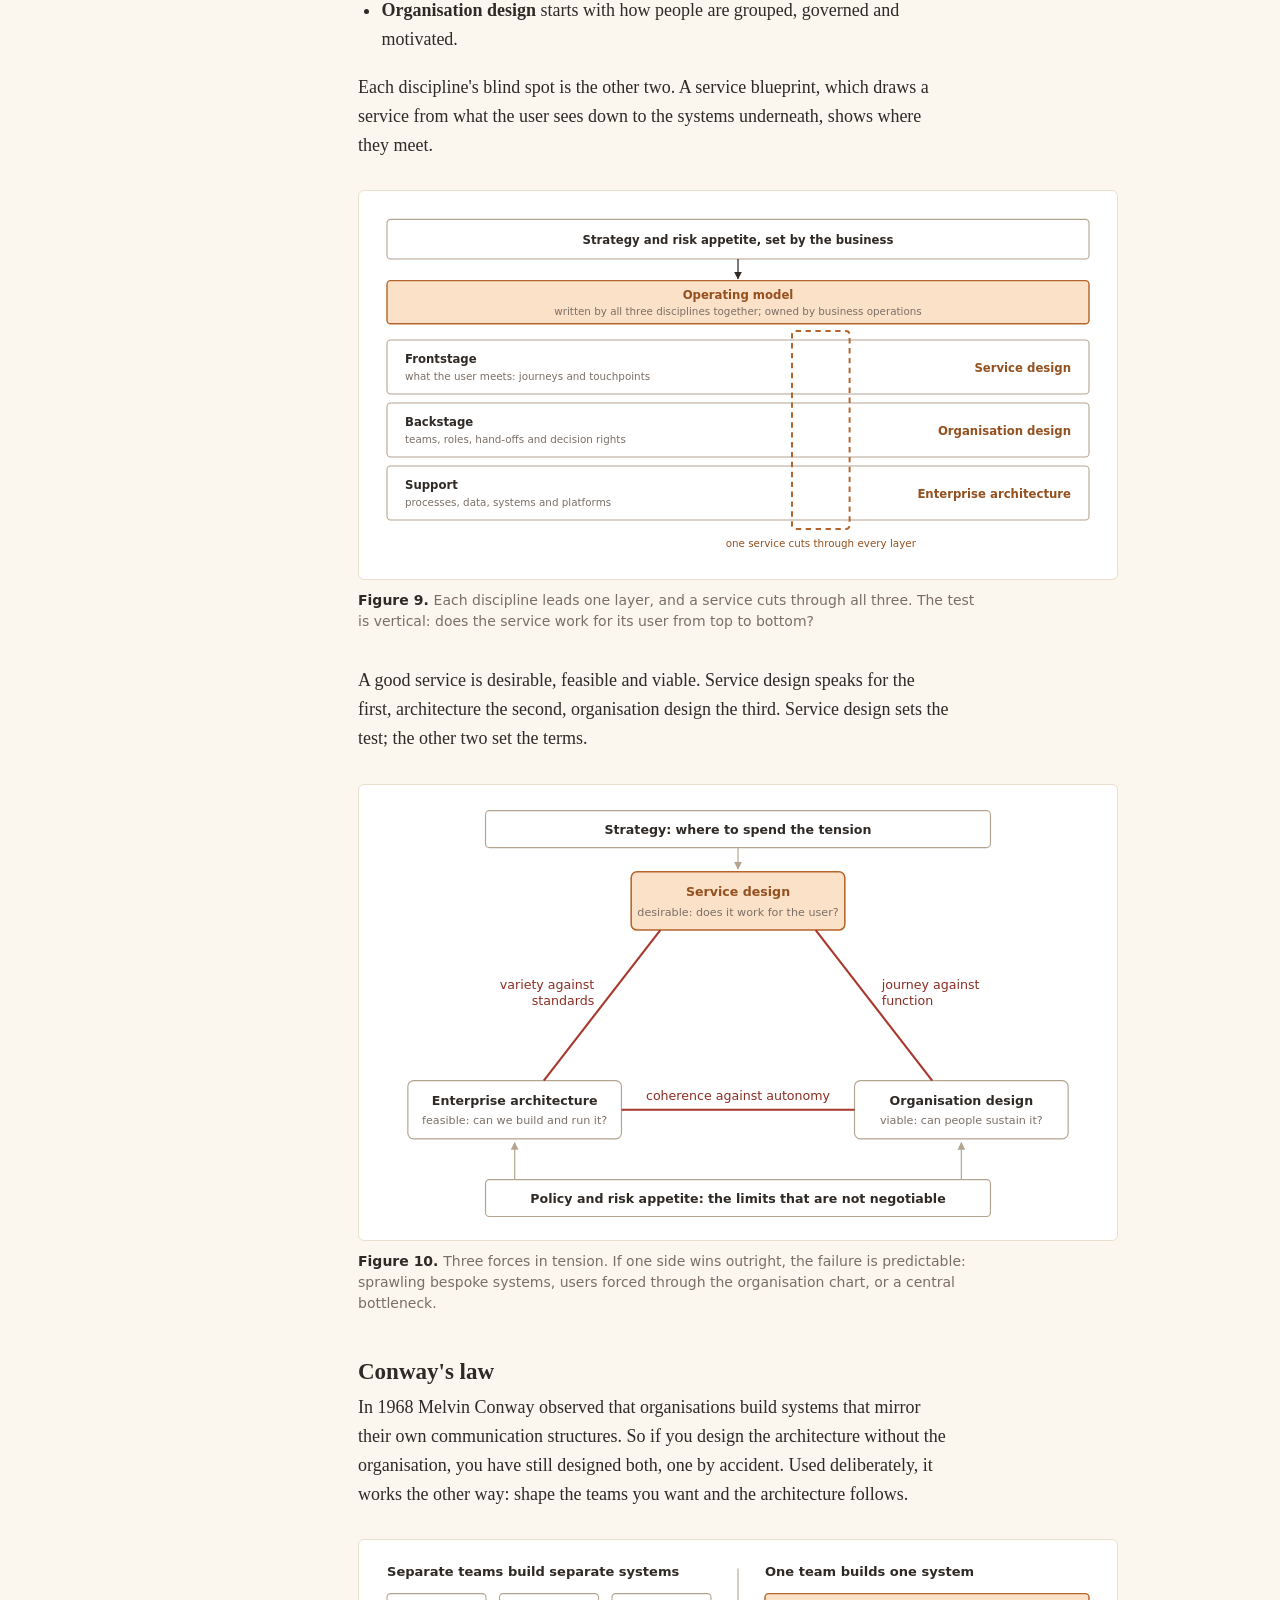
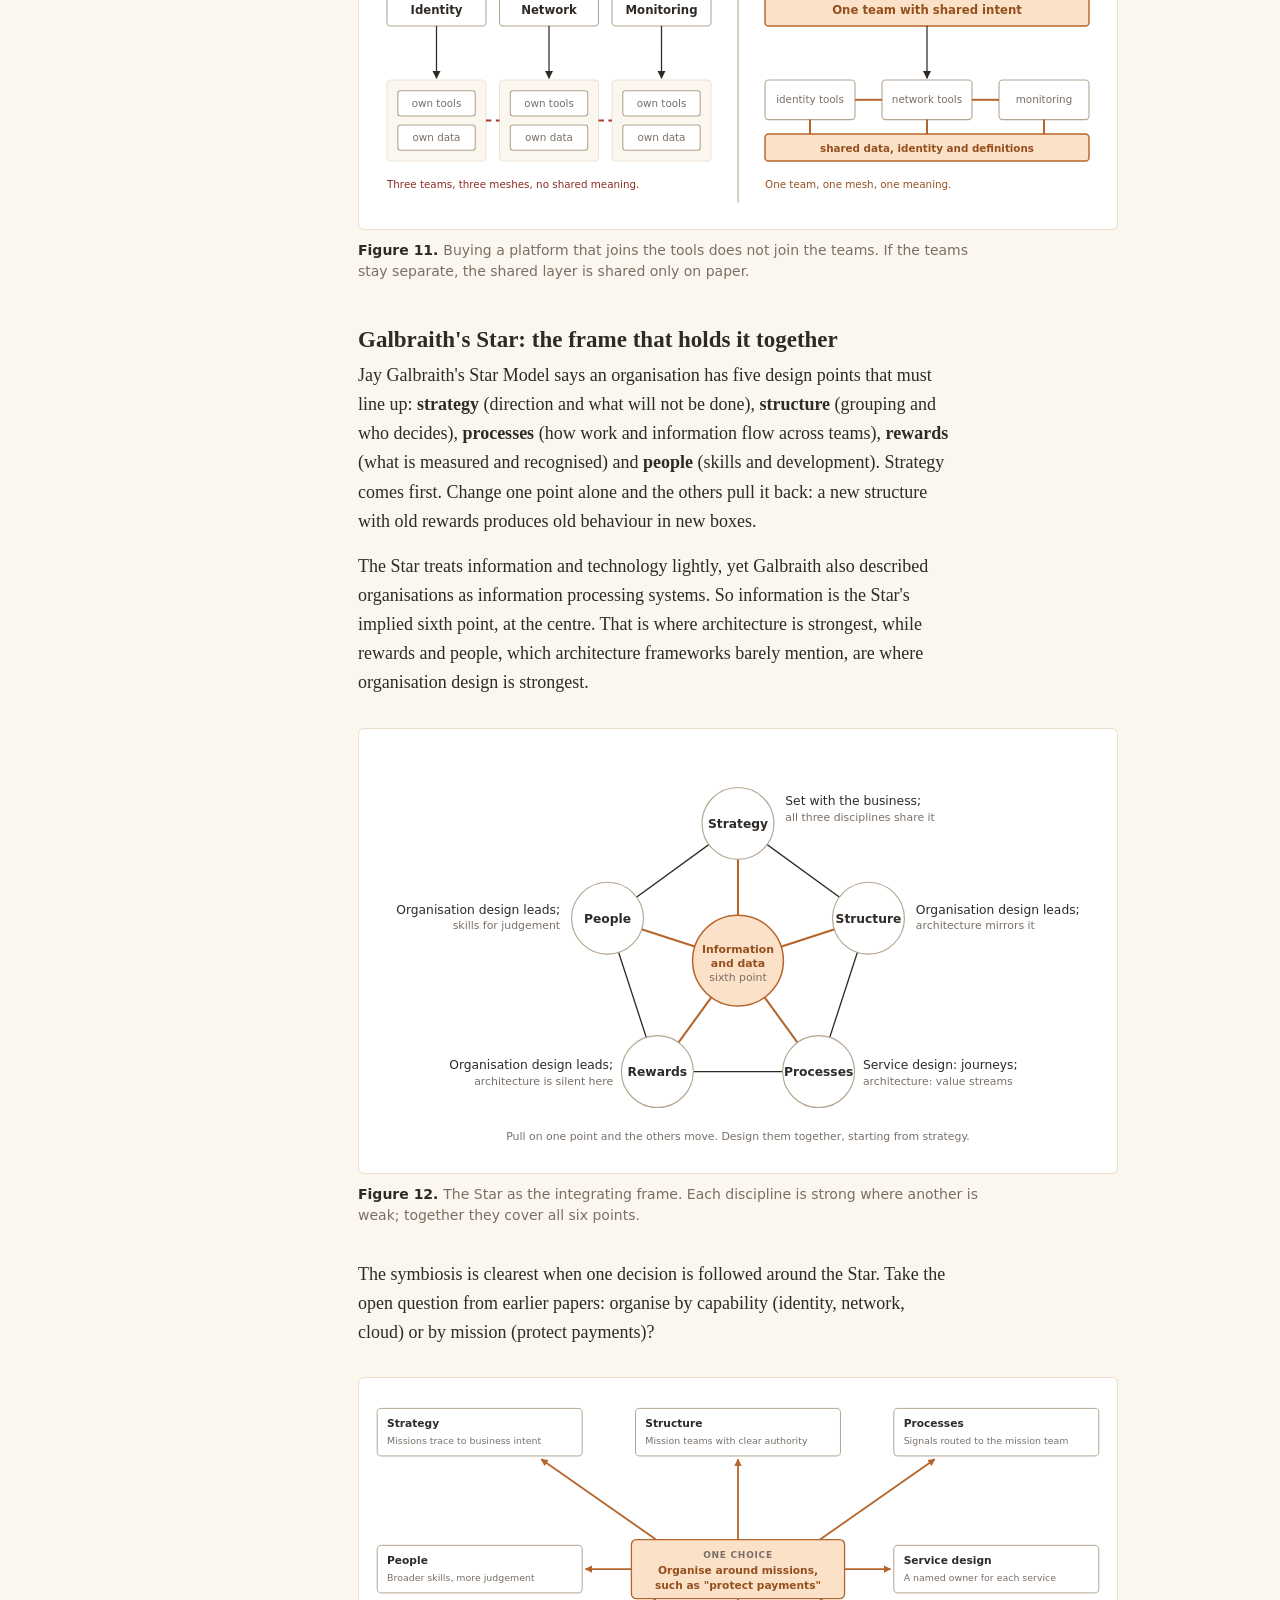
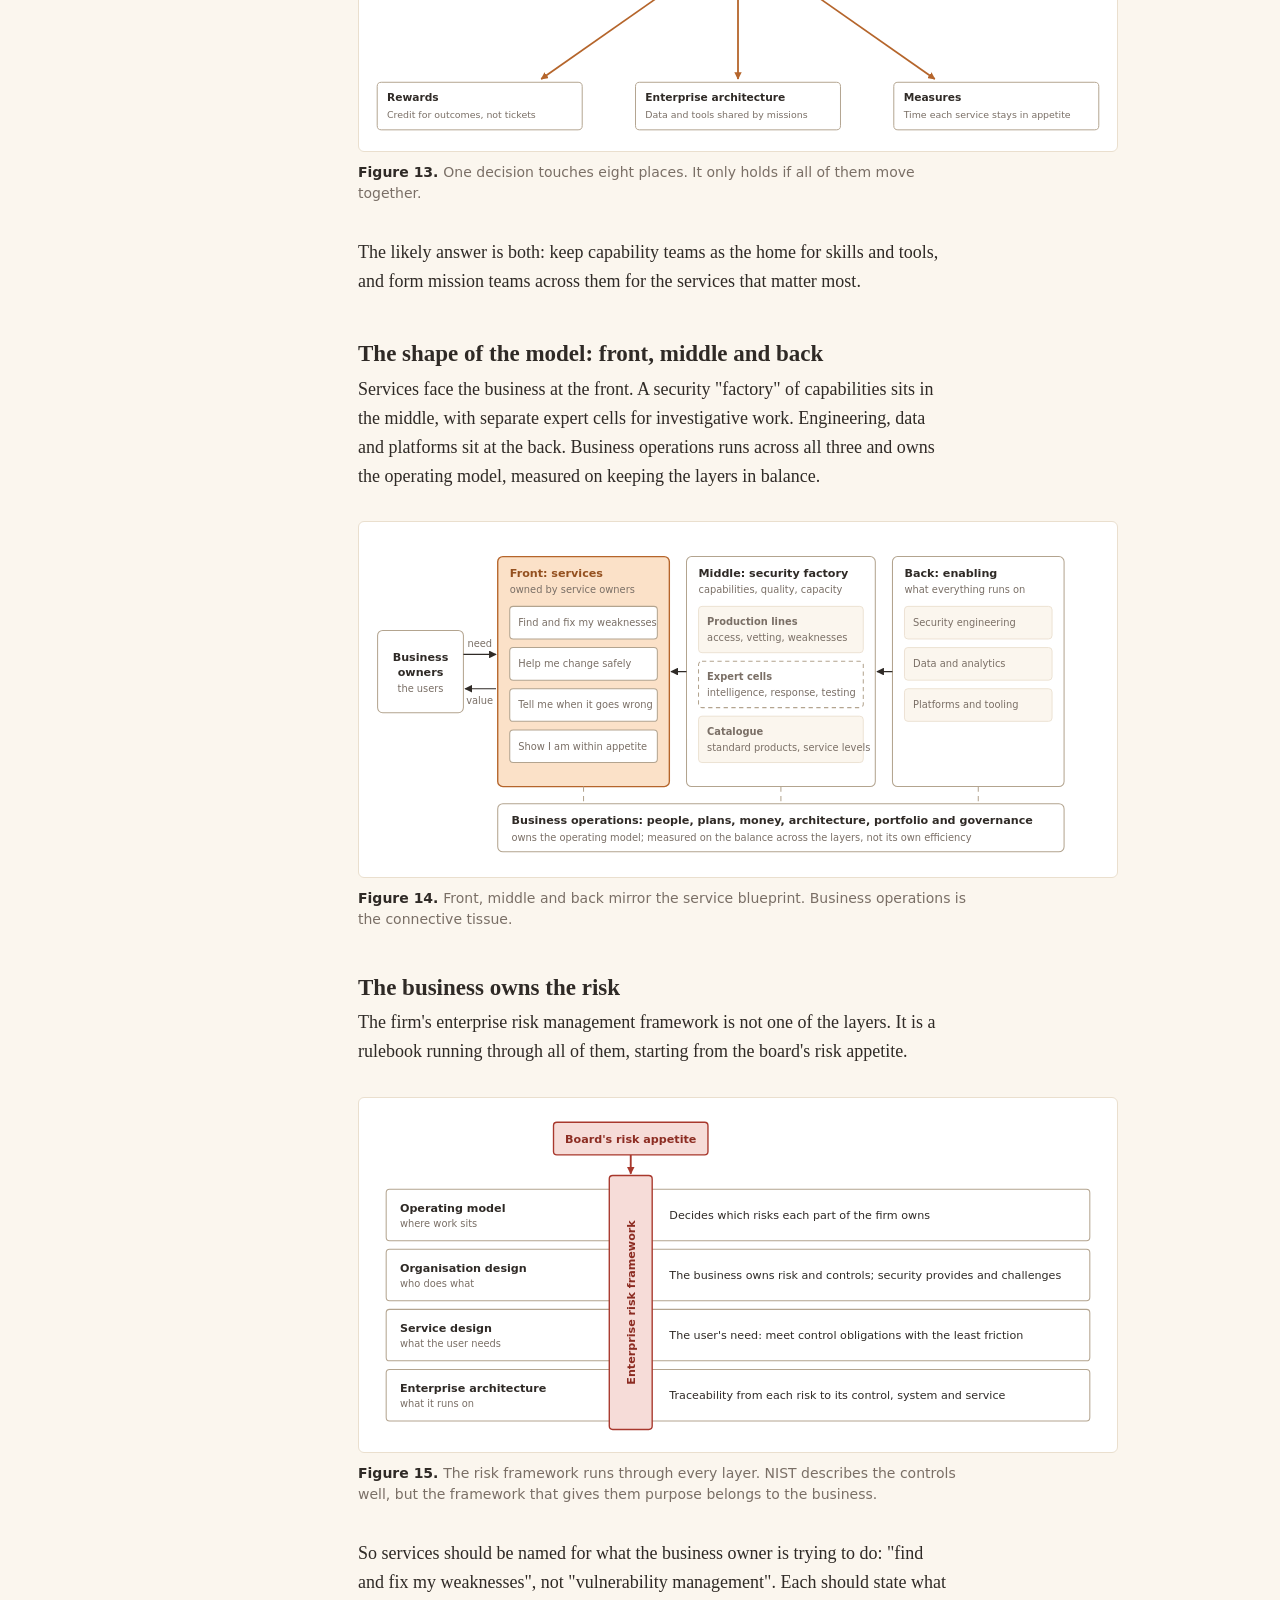
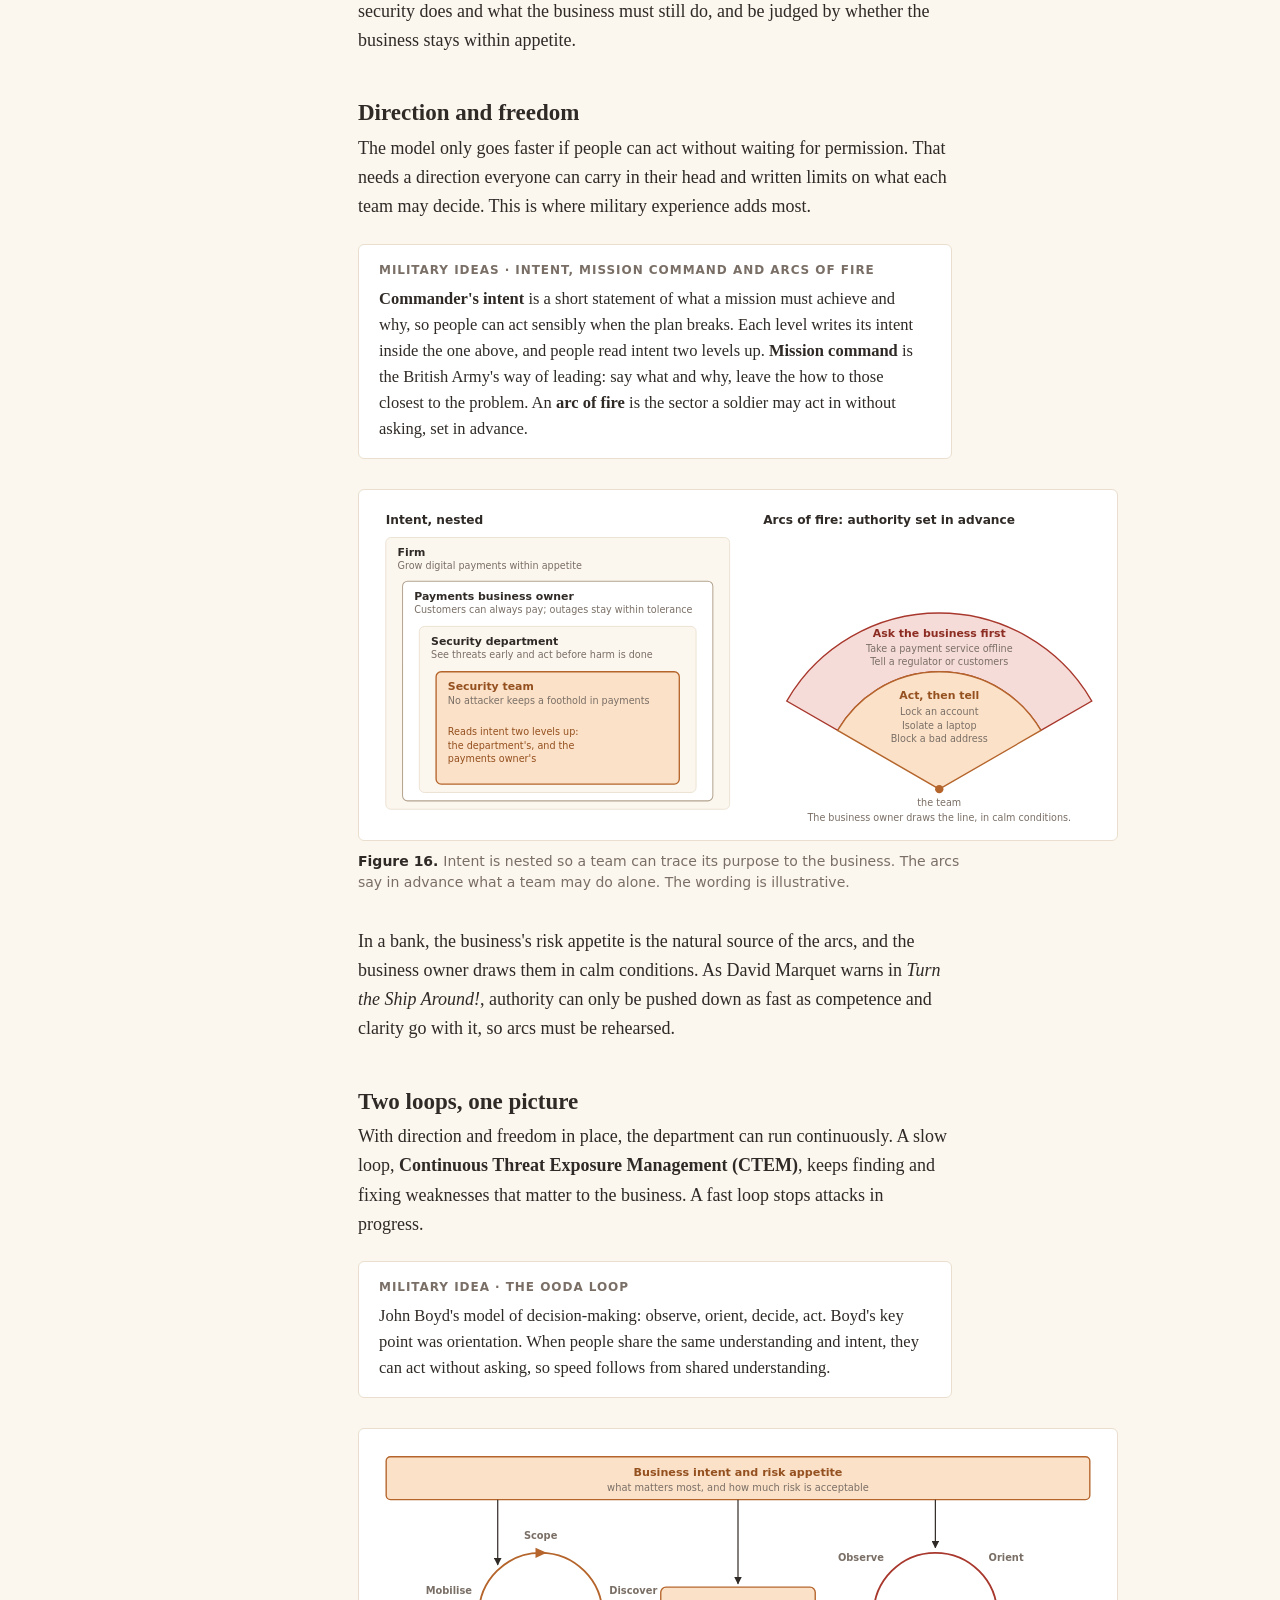
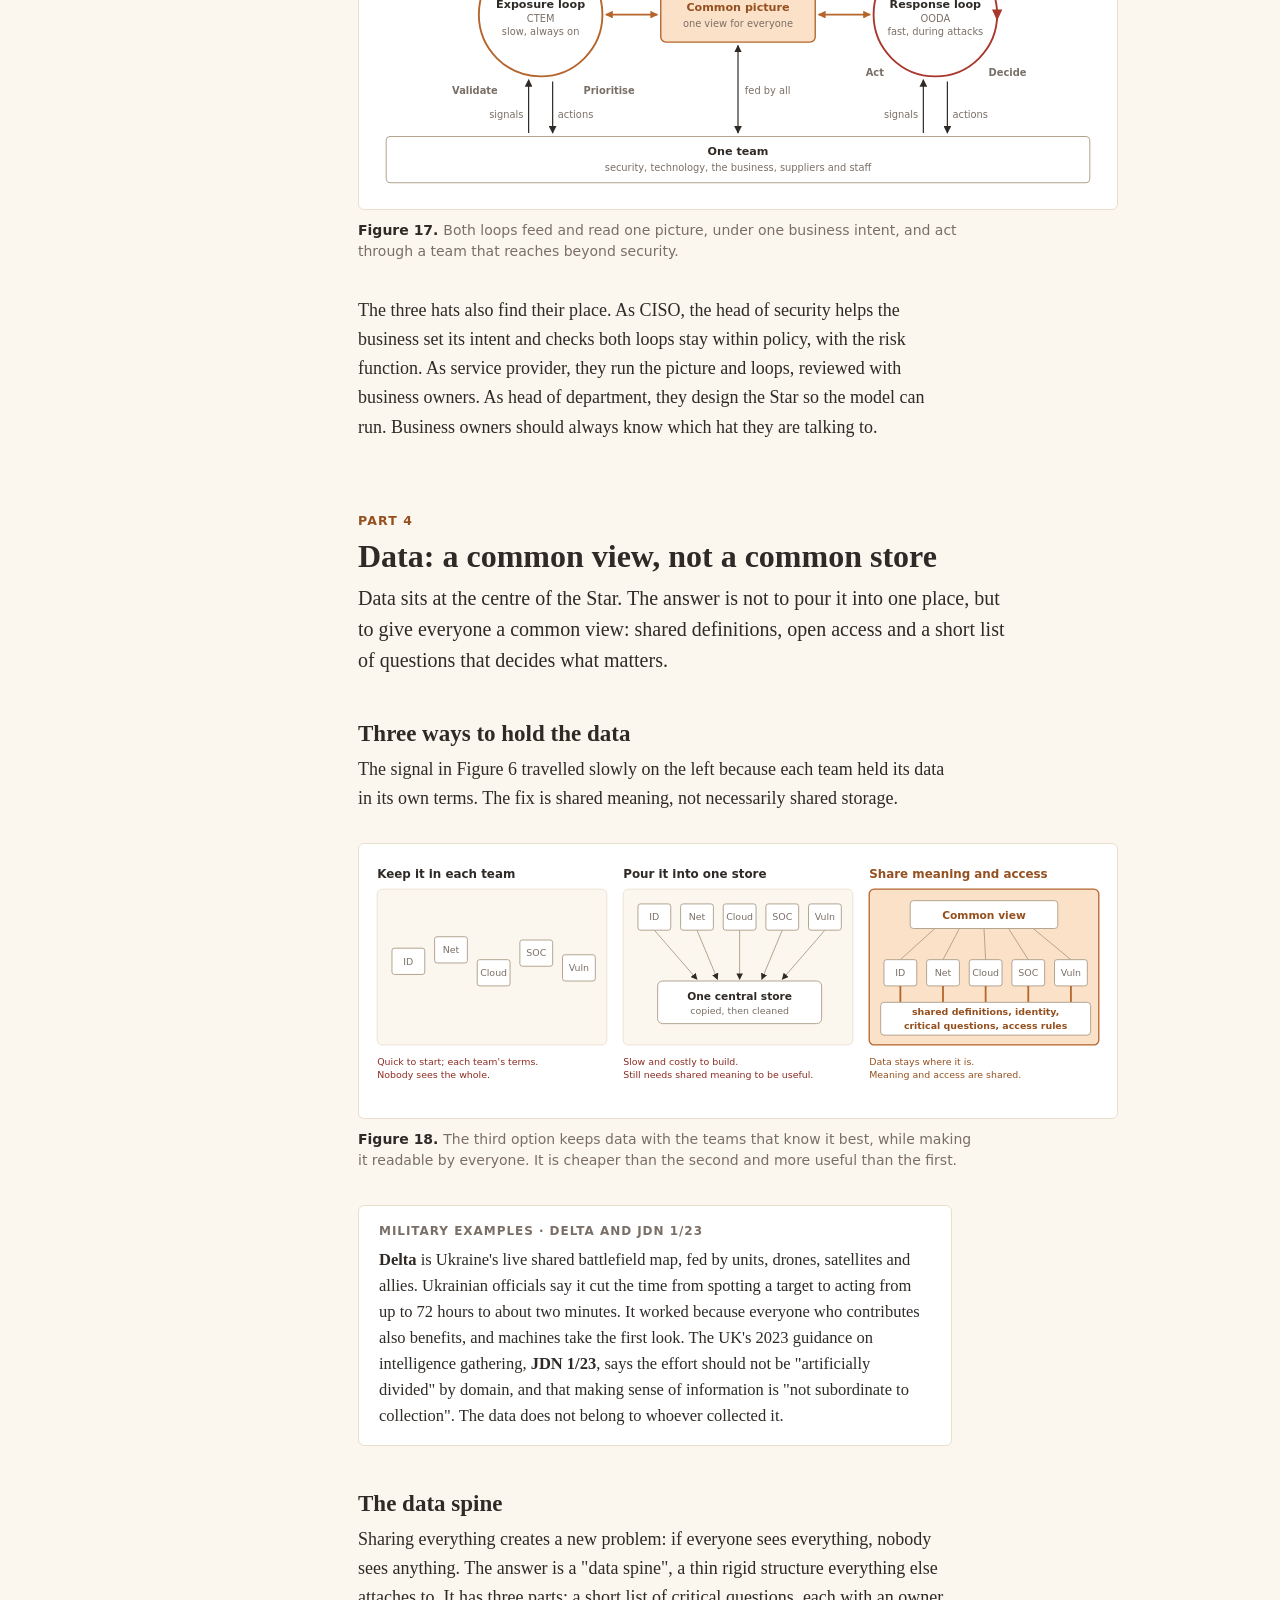
<file: keeping-pace.html>
<!DOCTYPE html>
<html lang="en">
<head>
  <meta charset="UTF-8">
  <meta name="viewport" content="width=device-width, initial-scale=1.0">
  <title>Keeping Pace · Half Baked</title>
  <meta name="description" content="One operating model for a security department in an accelerating world, and why it has to be designed as a whole.">
  <link rel="stylesheet" href="style.css">
  <style>
/* Layout: long-form essay. Sticky contents rail on wide screens, one reading column, figures at column width with their own scroll on phones. */
:root {
  --bg: #fbf6ee; --panel: #FFFFFF; --ink: #2f2a26; --muted: #7a6f66;
  --rule: #eadfce; --rule-strong: #b3a48f;
  --acc: #b5652b; --acc-soft: #fbe1c8; --acc-ink: #94501f;
  --warn: #a8382d; --warn-soft: #f6dcd8; --warn-ink: #8c2c22;
  --serif: Georgia, "Times New Roman", serif;
  --sans: system-ui, -apple-system, "Segoe UI", sans-serif;
}
* { box-sizing: border-box; }
body {
  background: var(--bg); color: var(--ink);
  font-family: var(--serif); font-size: 18px; line-height: 1.62;
  padding-left: max(16px, env(safe-area-inset-left, 0px));
  padding-right: max(16px, env(safe-area-inset-right, 0px));
  padding-block: 0 64px;
  counter-reset: fig;
}
.page { max-width: 1120px; margin: 0 auto; display: grid; grid-template-columns: minmax(0, 1fr); gap: 48px; }
@media (min-width: 1080px) { .page { grid-template-columns: 230px minmax(0, 760px); } }
nav.toc { display: none; }
@media (min-width: 1080px) {
  nav.toc { display: block; position: sticky; top: calc(env(safe-area-inset-top, 0px) + 24px); align-self: start; max-height: calc(100vh - 48px); overflow-y: auto; padding-top: 72px; font-family: var(--sans); font-size: 13px; line-height: 1.4; }
}
nav.toc ol { list-style: none; margin: 0; padding: 0; display: grid; gap: 4px; }
nav.toc ol ol { padding-left: 12px; margin: 4px 0 8px; gap: 2px; }
nav.toc a { color: var(--muted); text-decoration: none; display: block; padding: 2px 0; }
nav.toc a:hover, nav.toc a:focus-visible { color: var(--acc-ink); }
nav.toc .tl { font-weight: 600; color: var(--ink); }
main { min-width: 0; }
header.mast { padding: 72px 0 32px; border-bottom: 1px solid var(--rule); margin-bottom: 40px; }
.eyebrow { font-family: var(--sans); font-size: 12.5px; letter-spacing: 0.09em; text-transform: uppercase; color: var(--acc-ink); font-weight: 600; margin: 0 0 14px; }
h1 { font-size: clamp(40px, 6vw, 62px); line-height: 1.04; margin: 0 0 18px; font-weight: 700; letter-spacing: -0.01em; text-wrap: balance; }
.dek { font-size: 22px; line-height: 1.4; color: var(--muted); margin: 0 0 22px; max-width: 34em; text-wrap: balance; }
.meta { font-family: var(--sans); font-size: 13.5px; color: var(--muted); margin: 0; }
h2 { font-size: 32px; line-height: 1.15; margin: 72px 0 8px; text-wrap: balance; font-weight: 700; }
h2 .pn { display: block; font-family: var(--sans); font-size: 12.5px; letter-spacing: 0.09em; text-transform: uppercase; color: var(--acc-ink); font-weight: 600; margin-bottom: 10px; }
h3 { font-size: 23px; line-height: 1.25; margin: 44px 0 6px; text-wrap: balance; font-weight: 600; }
h4 { font-family: var(--sans); font-size: 15px; margin: 28px 0 4px; font-weight: 600; letter-spacing: 0.01em; }
p, ul, ol { max-width: 66ch; }
p { margin: 0 0 16px; }
ul, ol { padding-left: 1.3em; margin: 0 0 18px; }
li { margin-bottom: 6px; }
a { color: var(--acc-ink); text-underline-offset: 2px; }
strong { font-weight: 600; }
.lead { font-size: 20px; line-height: 1.55; }
.explain { background: var(--panel); border: 1px solid var(--rule); border-radius: 6px; padding: 16px 20px; margin: 22px 0 24px; max-width: 66ch; }
.explain .tag { font-family: var(--sans); font-size: 12px; letter-spacing: 0.08em; text-transform: uppercase; color: var(--muted); font-weight: 600; margin: 0 0 6px; }
.explain p:last-child { margin-bottom: 0; }
.explain p { font-size: 16.5px; line-height: 1.58; }
.key { border-left: 3px solid var(--acc); padding: 4px 0 4px 18px; margin: 26px 0; font-size: 20px; line-height: 1.5; max-width: 62ch; }
.stats { display: grid; grid-template-columns: repeat(auto-fit, minmax(150px, 1fr)); gap: 12px; margin: 26px 0 28px; }
.stat { background: var(--panel); border: 1px solid var(--rule); border-radius: 6px; padding: 14px 16px; min-width: 0; }
.stat .n { font-family: var(--sans); font-size: 30px; font-weight: 600; line-height: 1.1; color: var(--warn-ink); font-variant-numeric: tabular-nums; }
.stat .l { font-family: var(--sans); font-size: 13px; line-height: 1.4; color: var(--muted); margin-top: 6px; }
figure { margin: 30px 0 34px; counter-increment: fig; }
.fig-scroll { overflow-x: auto; background: var(--panel); border: 1px solid var(--rule); border-radius: 6px; padding: 14px 10px; }
.fig-scroll svg { display: block; width: 100%; min-width: 640px; height: auto; margin: 0 auto; }
figcaption { font-family: var(--sans); font-size: 14px; line-height: 1.5; color: var(--muted); margin-top: 10px; max-width: 70ch; }
figcaption::before { content: "Figure " counter(fig) ". "; font-weight: 600; color: var(--ink); }
.tbl { overflow-x: auto; margin: 22px 0 28px; }
table { border-collapse: collapse; width: 100%; font-family: var(--sans); font-size: 14.5px; line-height: 1.45; min-width: 560px; }
th, td { text-align: left; vertical-align: top; padding: 9px 12px; border-bottom: 1px solid var(--rule); }
th { font-weight: 600; font-size: 13px; color: var(--muted); border-bottom: 1.5px solid var(--rule-strong); }
td:first-child { font-weight: 500; }
.note { font-family: var(--sans); font-size: 14px; color: var(--muted); }
hr { border: 0; border-top: 1px solid var(--rule); margin: 56px 0; }
.sources li { font-size: 16px; }
:focus-visible { outline: 2px solid var(--acc); outline-offset: 2px; }

/* Diagram vocabulary: every colour from tokens so both themes read */
svg.dg { font-family: var(--sans); color: var(--ink); }
svg.dg text { fill: var(--ink); font-size: 13px; }
svg.dg .s { font-size: 11.5px; fill: var(--muted); }
svg.dg .b { font-weight: 600; }
svg.dg .h { font-size: 14.5px; font-weight: 600; }
svg.dg .m { text-anchor: middle; }
svg.dg .e { text-anchor: end; }
svg.dg .ta { fill: var(--acc-ink); }
svg.dg .tw { fill: var(--warn-ink); }
svg.dg .cap { font-size: 11px; letter-spacing: 0.08em; text-transform: uppercase; fill: var(--muted); font-weight: 600; }
svg.dg .bx { fill: var(--panel); stroke: var(--rule-strong); stroke-width: 1.2; }
svg.dg .bg { fill: var(--bg); stroke: var(--rule); stroke-width: 1; }
svg.dg .ba { fill: var(--acc-soft); stroke: var(--acc); stroke-width: 1.6; }
svg.dg .bw { fill: var(--warn-soft); stroke: var(--warn); stroke-width: 1.6; }
svg.dg .bd { fill: none; stroke: var(--rule-strong); stroke-width: 1.2; stroke-dasharray: 5 4; }
svg.dg .ln { stroke: var(--ink); stroke-width: 1.4; fill: none; }
svg.dg .lm { stroke: var(--rule-strong); stroke-width: 1.2; fill: none; }
svg.dg .la { stroke: var(--acc); stroke-width: 2.2; fill: none; }
svg.dg .lw { stroke: var(--warn); stroke-width: 2.2; fill: none; }
svg.dg .dash { stroke-dasharray: 6 5; }
svg.dg .mk { fill: var(--ink); }
svg.dg .mka { fill: var(--acc); }
svg.dg .mkw { fill: var(--warn); }
svg.dg .mkm { fill: var(--rule-strong); }
svg.dg .fa { fill: var(--acc-soft); }
svg.dg .fw { fill: var(--warn-soft); }
svg.dg .dot { fill: var(--warn); }
svg.dg .dota { fill: var(--acc); }
@media (prefers-reduced-motion: reduce) { * { scroll-behavior: auto !important; } }
@media (prefers-reduced-motion: no-preference) { html { scroll-behavior: smooth; } }

/* Half Baked fit */
header .wrap, footer .wrap { max-width: 1120px; padding: 0; }
nav.toc a { margin-left: 0; font-size: 13px; }
header.mast { padding-top: 24px; }
.page { padding-top: 8px; }
.feedback { max-width: 66ch; }
.feedback ul { margin-bottom: 12px; }
</style>
</head>
<body>

  <header>
    <div class="wrap">
      <a class="site-name" href="index.html">Half <span>Baked</span></a>
      <nav>
        <a href="index.html">Ideas</a>
        <a href="about.html">About</a>
      </nav>
    </div>
  </header>

<div class="page">
<nav class="toc" aria-label="Contents">
  <ol>
    <li><a class="tl" href="#brief">In brief</a></li>
    <li><a class="tl" href="#pace">1. The pace problem</a>
      <ol>
        <li><a href="#squeeze">Two accelerations</a></li>
        <li><a href="#minutes">Attacks in days and minutes</a></li>
        <li><a href="#clocks">Regulators set the clock</a></li>
        <li><a href="#gap">The gap</a></li>
      </ol>
    </li>
    <li><a class="tl" href="#strain">2. Where today's models strain</a>
      <ol>
        <li><a href="#responding">Responding to issues</a></li>
        <li><a href="#people">Managing people</a></li>
        <li><a href="#root">One root cause</a></li>
      </ol>
    </li>
    <li><a class="tl" href="#design">3. A common operating model</a>
      <ol>
        <li><a href="#three">Three disciplines, one design</a></li>
        <li><a href="#conway">Conway's law</a></li>
        <li><a href="#star">Galbraith's Star</a></li>
        <li><a href="#shape">The shape of the model</a></li>
        <li><a href="#rulebook">The business owns the risk</a></li>
        <li><a href="#intent">Direction and freedom</a></li>
        <li><a href="#loops">Two loops, one picture</a></li>
      </ol>
    </li>
    <li><a class="tl" href="#data">4. Data: a common view</a>
      <ol>
        <li><a href="#hold">Three ways to hold data</a></li>
        <li><a href="#spine">The data spine</a></li>
        <li><a href="#ccir">Critical questions</a></li>
        <li><a href="#trace">Traceability</a></li>
        <li><a href="#measures">Measures</a></li>
        <li><a href="#load">Information load</a></li>
      </ol>
    </li>
    <li><a class="tl" href="#whole">5. Bringing it together</a>
      <ol>
        <li><a href="#start">Where to start</a></li>
        <li><a href="#limits">Where the military lessons stop</a></li>
        <li><a href="#open">Open questions</a></li>
      </ol>
    </li>
    <li><a class="tl" href="#glossary">Glossary</a></li>
    <li><a class="tl" href="#sources">Sources</a></li>
  </ol>
</nav>

<main>
<header class="mast">
  <span class="status mixing">Just mixing</span>
  <p class="eyebrow" style="margin-top:14px">Master paper · Organisation design, enterprise architecture and service design</p>
  <h1>Keeping Pace</h1>
  <p class="dek">One operating model for a security department in an accelerating world, and why it has to be designed as a whole.</p>
  <p class="meta">October 2026 · Draws together the earlier papers in this series</p>
</header>

<section id="brief" aria-labelledby="brief-h">
<h2 id="brief-h">In brief</h2>
<p class="lead">Business change and attacker activity are both speeding up. A security department organised as separate teams cannot keep up by working harder. It needs one team, working from one shared picture, acting within limits the business has set.</p>
<p>That model cannot be bought or decreed. It comes about only when service design, enterprise architecture and organisation design work together, because each shapes the others. Galbraith's Star Model holds them together. Underneath sits data: not one giant store, but a common view with shared definitions and a short list of critical questions that decides what reaches a decision-maker.</p>
<figure>
<div class="fig-scroll">
<svg class="dg" viewBox="0 0 900 190" role="img" aria-label="The argument in five steps: the pace, the strain, the design, the data, the whole. Each step leads to the next.">
  <defs><marker id="m1" viewBox="0 0 10 10" refX="9" refY="5" markerUnits="userSpaceOnUse" markerWidth="9" markerHeight="9" orient="auto-start-reverse"><path d="M0,0 L10,5 L0,10 z" class="mk"/></marker></defs>
  <rect class="bw" x="10" y="35" width="160" height="120" rx="6"/>
  <text class="cap" x="24" y="60">Part 1</text>
  <text class="h" x="24" y="84">The pace</text>
  <text class="s" x="24" y="108">Business change and</text>
  <text class="s" x="24" y="124">attackers both speed up</text>

  <rect class="bx" x="195" y="35" width="160" height="120" rx="6"/>
  <text class="cap" x="209" y="60">Part 2</text>
  <text class="h" x="209" y="84">The strain</text>
  <text class="s" x="209" y="108">Silos slow the response</text>
  <text class="s" x="209" y="124">and wear people out</text>

  <rect class="bx" x="380" y="35" width="160" height="120" rx="6"/>
  <text class="cap" x="394" y="60">Part 3</text>
  <text class="h" x="394" y="84">The design</text>
  <text class="s" x="394" y="108">Service, architecture and</text>
  <text class="s" x="394" y="124">organisation as one Star</text>

  <rect class="ba" x="565" y="35" width="160" height="120" rx="6"/>
  <text class="cap" x="579" y="60">Part 4</text>
  <text class="h" x="579" y="84">The data</text>
  <text class="s" x="579" y="108">A common view,</text>
  <text class="s" x="579" y="124">not one big store</text>

  <rect class="ba" x="750" y="35" width="140" height="120" rx="6"/>
  <text class="cap" x="764" y="60">Part 5</text>
  <text class="h" x="764" y="84">The whole</text>
  <text class="s" x="764" y="108">One team, one picture,</text>
  <text class="s" x="764" y="124">within appetite</text>

  <line class="ln" x1="170" y1="95" x2="193" y2="95" marker-end="url(#m1)"/>
  <line class="ln" x1="355" y1="95" x2="378" y2="95" marker-end="url(#m1)"/>
  <line class="ln" x1="540" y1="95" x2="563" y2="95" marker-end="url(#m1)"/>
  <line class="ln" x1="725" y1="95" x2="748" y2="95" marker-end="url(#m1)"/>
</svg>
</div>
<figcaption>The argument in five steps. Each part answers the problem the one before it raises.</figcaption>
</figure>
<p>The starting point is the one every earlier paper shares. The business owns the risk. Security helps it stay within its <strong>risk appetite</strong>, the level of risk it has chosen to accept. Military ideas appear only where they add something, and each is explained where it first appears.</p>
</section>

<section id="pace" aria-labelledby="pace-h">
<h2 id="pace-h"><span class="pn">Part 1</span>The pace problem</h2>
<p class="lead">The department is squeezed from two sides. The business wants to change faster, and attackers are moving faster. Both land on the same people.</p>

<h3 id="squeeze">Two accelerations, one squeeze</h3>
<p>The business releases digital services constantly, runs on cloud platforms and hundreds of suppliers, and is building AI into its products and work. Security exists so it can make those changes safely, so speed is part of the service. Meanwhile attackers are better organised and increasingly automated, and regulators expect serious incidents to be handled and reported within hours.</p>
<figure>
<div class="fig-scroll">
<svg class="dg" viewBox="0 0 900 330" role="img" aria-label="Business demand pushes from one side and threat activity from the other, with regulators' reporting clocks above. All three land on one security department with fixed people, budget and hours.">
  <defs>
    <marker id="m2" viewBox="0 0 10 10" refX="9" refY="5" markerUnits="userSpaceOnUse" markerWidth="9" markerHeight="9" orient="auto-start-reverse"><path d="M0,0 L10,5 L0,10 z" class="mk"/></marker>
    <marker id="m2w" viewBox="0 0 10 10" refX="9" refY="5" markerUnits="userSpaceOnUse" markerWidth="9" markerHeight="9" orient="auto-start-reverse"><path d="M0,0 L10,5 L0,10 z" class="mkw"/></marker>
  </defs>
  <text class="h" x="20" y="34">Business demand</text>
  <rect class="bx" x="20" y="50" width="270" height="34" rx="4"/><text x="32" y="72">More digital services, released faster</text>
  <rect class="bx" x="20" y="94" width="270" height="34" rx="4"/><text x="32" y="116">Cloud platforms and many more suppliers</text>
  <rect class="bx" x="20" y="138" width="270" height="34" rx="4"/><text x="32" y="160">AI built into products and daily work</text>
  <rect class="bx" x="20" y="182" width="270" height="34" rx="4"/><text x="32" y="204">Data shared with partners and customers</text>
  <rect class="bx" x="20" y="226" width="270" height="34" rx="4"/><text x="32" y="248">Customers expect it always to work</text>

  <text class="h e" x="880" y="34">Threat activity</text>
  <rect class="bw" x="610" y="50" width="270" height="34" rx="4"/><text x="622" y="72">Weaknesses exploited within days</text>
  <rect class="bw" x="610" y="94" width="270" height="34" rx="4"/><text x="622" y="116">Intruders spread in under an hour</text>
  <rect class="bw" x="610" y="138" width="270" height="34" rx="4"/><text x="622" y="160">AI-written phishing and faked voices</text>
  <rect class="bw" x="610" y="182" width="270" height="34" rx="4"/><text x="622" y="204">Extortion run as an industry</text>
  <rect class="bw" x="610" y="226" width="270" height="34" rx="4"/><text x="622" y="248">Attacks that arrive through suppliers</text>

  <rect class="bx" x="340" y="20" width="220" height="44" rx="4"/>
  <text class="b m" x="450" y="40">Regulators</text>
  <text class="s m" x="450" y="56">reporting clocks set in hours</text>
  <line class="ln" x1="450" y1="64" x2="450" y2="128" marker-end="url(#m2)"/>

  <rect class="ba" x="360" y="130" width="180" height="96" rx="6"/>
  <text class="h m" x="450" y="158">Security department</text>
  <text class="s m" x="450" y="182">the same people, budget</text>
  <text class="s m" x="450" y="198">and hours in the day</text>

  <line class="lm" x1="290" y1="67" x2="358" y2="150" marker-end="url(#m2)"/>
  <line class="lm" x1="290" y1="111" x2="358" y2="162" marker-end="url(#m2)"/>
  <line class="lm" x1="290" y1="155" x2="358" y2="175" marker-end="url(#m2)"/>
  <line class="lm" x1="290" y1="199" x2="358" y2="188" marker-end="url(#m2)"/>
  <line class="lm" x1="290" y1="243" x2="358" y2="202" marker-end="url(#m2)"/>

  <line class="lw" x1="610" y1="67" x2="542" y2="150" marker-end="url(#m2w)"/>
  <line class="lw" x1="610" y1="111" x2="542" y2="162" marker-end="url(#m2w)"/>
  <line class="lw" x1="610" y1="155" x2="542" y2="175" marker-end="url(#m2w)"/>
  <line class="lw" x1="610" y1="199" x2="542" y2="188" marker-end="url(#m2w)"/>
  <line class="lw" x1="610" y1="243" x2="542" y2="202" marker-end="url(#m2w)"/>

  <text class="m s" x="450" y="300">Both pressures grow each year. The capacity in the middle does not.</text>
</svg>
</div>
<figcaption>The squeeze. Business change and attacker activity push on the same department, while regulators set the clock.</figcaption>
</figure>

<h3 id="minutes">Attacks now move in days and minutes</h3>
<p>Google's Mandiant team tracks how long attackers take to use a newly known weakness. The average fell from 63 days in 2018–19 to 5 days in 2023. Once inside, intruders move fast: CrowdStrike's 2025 report puts the average time to spread beyond the first machine at 48 minutes.</p>
<figure>
<div class="fig-scroll">
<svg class="dg" viewBox="0 0 760 230" role="img" aria-label="Average time to exploit a newly disclosed weakness: 63 days in 2018 to 2019, 44 days in 2020, 32 days in 2021 to 2022, and 5 days in 2023.">
  <text class="cap" x="160" y="18">Average days from disclosure to exploitation</text>
  <line class="lm" x1="160" y1="30" x2="160" y2="200"/>
  <text class="e" x="148" y="54">2018–19</text>
  <rect class="bx" x="160" y="36" width="520" height="28" rx="2"/>
  <text class="b" x="690" y="55">63</text>
  <text class="e" x="148" y="98">2020</text>
  <rect class="bx" x="160" y="80" width="363" height="28" rx="2"/>
  <text class="b" x="533" y="99">44</text>
  <text class="e" x="148" y="142">2021–22</text>
  <rect class="bx" x="160" y="124" width="264" height="28" rx="2"/>
  <text class="b" x="434" y="143">32</text>
  <text class="e b" x="148" y="186">2023</text>
  <rect class="bw" x="160" y="168" width="41" height="28" rx="2"/>
  <text class="b tw" x="211" y="187">5</text>
  <text class="s" x="232" y="187">patching on a monthly cycle no longer keeps up</text>
</svg>
</div>
<figcaption>Time to exploit has fallen from about two months to under a week. Source: <a href="https://cloud.google.com/blog/topics/threat-intelligence/time-to-exploit-trends-2023">Google Cloud / Mandiant (2024)</a>. The 2023 figure excludes 15 outliers.</figcaption>
</figure>
<div class="stats">
  <div class="stat"><div class="n">5 days</div><div class="l">average time to exploit a new weakness in 2023, down from 63</div></div>
  <div class="stat"><div class="n">48 min</div><div class="l">average time for an intruder to spread beyond the first machine</div></div>
  <div class="stat"><div class="n">51 sec</div><div class="l">fastest breakout CrowdStrike observed</div></div>
  <div class="stat"><div class="n">4 hours</div><div class="l">to notify the regulator once an incident is classed as major, under DORA</div></div>
</div>
<p>These figures come from companies that sell defences, but the direction is not in doubt. A process that needs a ticket, a weekly meeting and a sign-off is now slower than the attack it is meant to stop.</p>

<h3 id="clocks">Regulators have set the clock</h3>
<p>The EU's Digital Operational Resilience Act (DORA) and the UK's operational resilience rules expect firms to know their most important services, set limits on disruption, and report serious incidents fast. The hard part is not the form. It is knowing within hours that something is serious, and getting that fact to the person who must decide.</p>
<figure>
<div class="fig-scroll">
<svg class="dg" viewBox="0 0 760 190" role="img" aria-label="DORA reporting clock: after an incident is detected and classified as major, the initial notification is due within four hours of classification and no later than 24 hours after detection; the intermediate report within 72 hours of the initial one; the final report within one month of the latest intermediate report.">
  <line class="ln" x1="40" y1="95" x2="730" y2="95"/>
  <circle class="dot" cx="60" cy="95" r="6"/>
  <circle class="dot" cx="170" cy="95" r="6"/>
  <circle class="dot" cx="300" cy="95" r="6"/>
  <circle class="dot" cx="490" cy="95" r="6"/>
  <circle class="dot" cx="700" cy="95" r="6"/>
  <text class="b m" x="60" y="62">Detected</text>
  <text class="s m" x="60" y="78">the clock starts</text>
  <text class="b m" x="170" y="130">Classified as major</text>
  <text class="s m" x="170" y="146">against set criteria</text>
  <text class="b m" x="300" y="46">Initial notification</text>
  <text class="s m" x="300" y="62">within 4 hours of classification,</text>
  <text class="s m" x="300" y="78">24 hours of detection at most</text>
  <text class="b m" x="490" y="130">Intermediate report</text>
  <text class="s m" x="490" y="146">within 72 hours of the initial one</text>
  <text class="b m" x="680" y="46">Final report</text>
  <text class="s m" x="680" y="62">within one month of</text>
  <text class="s m" x="680" y="78">the latest intermediate</text>
  <text class="s" x="40" y="180">Not to scale.</text>
</svg>
</div>
<figcaption>DORA's reporting clock for a major incident. Source: <a href="https://www.fma.gv.at/en/dora-ict-related-incidents/">Austrian Financial Market Authority, on Delegated Regulation (EU) 2025/301</a>.</figcaption>
</figure>

<h3 id="gap">The gap</h3>
<p>The pace of attack and business change rises steeply. The speed at which separate teams can notice, decide and act rises slowly, because every signal travels through the organisation chart. The space between is risk nobody chose.</p>
<figure>
<div class="fig-scroll">
<svg class="dg" viewBox="0 0 760 300" role="img" aria-label="Illustrative chart. The pace of attack and business change rises steeply over time. The speed at which a siloed organisation decides rises slowly. The gap between them is unchosen exposure. A one-team model follows the faster line much more closely.">
  <text class="cap" x="60" y="22">Illustrative, not measured</text>
  <line class="lm" x1="60" y1="40" x2="60" y2="260"/>
  <line class="lm" x1="60" y1="260" x2="730" y2="260"/>
  <text class="s" x="725" y="280" text-anchor="end">time</text>
  <text class="s" x="50" y="48" text-anchor="end">faster</text>
  <path class="fw" d="M60,236 C300,228 480,180 720,48 L720,206 L60,238 Z"/>
  <path class="lw" d="M60,236 C300,228 480,180 720,48"/>
  <path class="ln" d="M60,238 L720,206"/>
  <path class="la dash" d="M60,237 C300,226 500,176 720,82"/>
  <line class="lw" x1="80" y1="62" x2="112" y2="62"/><text x="122" y="66">Pace of attack and business change</text>
  <line class="la dash" x1="80" y1="86" x2="112" y2="86"/><text x="122" y="90">How fast a one-team model can decide</text>
  <line class="ln" x1="80" y1="110" x2="112" y2="110"/><text x="122" y="114">How fast a department of separate teams can decide</text>
  <text class="tw m" x="610" y="168">The gap:</text>
  <text class="tw m" x="610" y="184">risk nobody chose</text>
</svg>
</div>
<figcaption>The gap is closed by changing how teams work together, not by each team working harder.</figcaption>
</figure>
<p class="key">We need to do something, and the something is design.</p>
</section>

<section id="strain" aria-labelledby="strain-h">
<h2 id="strain-h"><span class="pn">Part 2</span>Where today's operating models strain</h2>
<p class="lead">Most departments are organised as separate teams with their own tools, data and managers. That shape slows the response to issues, and it makes the department hard to lead and hard to work in.</p>

<h3 id="responding">Responding to issues</h3>
<p><strong>Information climbs and crosses.</strong> Identity, network, cloud, monitoring and policy teams work as "silos": information travels up and down each one but rarely across. Attackers ignore those boundaries. So a warning seen by one team must climb one chain of command and come down another before anyone acts.</p>
<figure>
<div class="fig-scroll">
<svg class="dg" viewBox="0 0 900 386" role="img" aria-label="Left: in separate teams, a warning seen by monitoring climbs to its lead, to the head of security, down to the identity lead and then to the identity team: four hand-offs. Right: with one shared picture, monitoring adds the signal to the picture and the identity team acts on it directly: two steps, with the decision-maker told only if a critical question is answered.">
  <defs>
    <marker id="m6w" viewBox="0 0 10 10" refX="9" refY="5" markerUnits="userSpaceOnUse" markerWidth="9" markerHeight="9" orient="auto-start-reverse"><path d="M0,0 L10,5 L0,10 z" class="mkw"/></marker>
    <marker id="m6a" viewBox="0 0 10 10" refX="9" refY="5" markerUnits="userSpaceOnUse" markerWidth="9" markerHeight="9" orient="auto-start-reverse"><path d="M0,0 L10,5 L0,10 z" class="mka"/></marker>
    <marker id="m6" viewBox="0 0 10 10" refX="9" refY="5" markerUnits="userSpaceOnUse" markerWidth="8" markerHeight="8" orient="auto-start-reverse"><path d="M0,0 L10,5 L0,10 z" class="mkm"/></marker>
  </defs>
  <text class="h" x="20" y="24">Today: the signal climbs and crosses</text>
  <rect class="bx" x="140" y="40" width="170" height="36" rx="4"/><text class="b m" x="225" y="63">Head of security</text>
  <g>
    <rect class="bg" x="20" y="100" width="76" height="200" rx="4"/>
    <rect class="bg" x="102" y="100" width="76" height="200" rx="4"/>
    <rect class="bg" x="184" y="100" width="76" height="200" rx="4"/>
    <rect class="bg" x="266" y="100" width="76" height="200" rx="4"/>
    <rect class="bg" x="348" y="100" width="76" height="200" rx="4"/>
    <text class="s b m" x="58" y="318">Identity</text>
    <text class="s b m" x="140" y="318">Network</text>
    <text class="s b m" x="222" y="318">Cloud</text>
    <text class="s b m" x="304" y="318">Monitoring</text>
    <text class="s b m" x="386" y="318">Policy</text>
    <rect class="bx" x="30" y="136" width="56" height="24" rx="3"/><text class="s m" x="58" y="152">lead</text>
    <rect class="bx" x="112" y="136" width="56" height="24" rx="3"/><text class="s m" x="140" y="152">lead</text>
    <rect class="bx" x="194" y="136" width="56" height="24" rx="3"/><text class="s m" x="222" y="152">lead</text>
    <rect class="bx" x="276" y="136" width="56" height="24" rx="3"/><text class="s m" x="304" y="152">lead</text>
    <rect class="bx" x="358" y="136" width="56" height="24" rx="3"/><text class="s m" x="386" y="152">lead</text>
    <rect class="bx" x="30" y="256" width="56" height="30" rx="3"/><text class="s m" x="58" y="275">team</text>
    <rect class="bx" x="112" y="256" width="56" height="30" rx="3"/><text class="s m" x="140" y="275">team</text>
    <rect class="bx" x="194" y="256" width="56" height="30" rx="3"/><text class="s m" x="222" y="275">team</text>
    <rect class="bx" x="276" y="256" width="56" height="30" rx="3"/><text class="s m" x="304" y="275">team</text>
    <rect class="bx" x="358" y="256" width="56" height="30" rx="3"/><text class="s m" x="386" y="275">team</text>
  </g>
  <polyline class="lw" points="304,256 304,164 268,80" marker-end="url(#m6w)"/>
  <polyline class="lw" points="182,78 60,134" marker-end="url(#m6w)"/>
  <line class="lw" x1="58" y1="162" x2="58" y2="252" marker-end="url(#m6w)"/>
  <circle class="bw" cx="304" cy="212" r="10"/><text class="s b m tw" x="304" y="216">1</text>
  <circle class="bw" cx="280" cy="108" r="10"/><text class="s b m tw" x="280" y="112">2</text>
  <circle class="bw" cx="121" cy="106" r="10"/><text class="s b m tw" x="121" y="110">3</text>
  <circle class="bw" cx="58" cy="206" r="10"/><text class="s b m tw" x="58" y="210">4</text>
  <text class="s m tw" x="304" y="334">seen here</text>
  <text class="s m tw" x="58" y="334">acted on here</text>
  <text class="s" x="20" y="360">Four hand-offs, each one a queue.</text>
  <text class="s" x="20" y="376">Each lead sees only their own slice.</text>

  <line class="lm" x1="450" y1="20" x2="450" y2="380"/>

  <text class="h" x="470" y="24">One team: the signal meets a shared picture</text>
  <rect class="bx" x="595" y="40" width="170" height="36" rx="4"/><text class="b m" x="680" y="63">Decision-maker</text>
  <rect class="ba" x="560" y="150" width="240" height="56" rx="6"/>
  <text class="b m ta" x="680" y="173">Common picture</text>
  <text class="s m" x="680" y="192">everyone feeds it, everyone sees it</text>
  <line class="lm" x1="515" y1="268" x2="590" y2="208"/>
  <line class="lm" x1="597" y1="268" x2="635" y2="208"/>
  <line class="lm" x1="679" y1="268" x2="680" y2="208"/>
  <line class="lm" x1="761" y1="268" x2="725" y2="208"/>
  <line class="lm" x1="843" y1="268" x2="770" y2="208"/>
  <rect class="bx" x="478" y="270" width="74" height="34" rx="4"/><text class="s b m" x="515" y="291">Identity</text>
  <rect class="bx" x="560" y="270" width="74" height="34" rx="4"/><text class="s b m" x="597" y="291">Network</text>
  <rect class="bx" x="642" y="270" width="74" height="34" rx="4"/><text class="s b m" x="679" y="291">Cloud</text>
  <rect class="bx" x="724" y="270" width="74" height="34" rx="4"/><text class="s b m" x="761" y="291">Monitoring</text>
  <rect class="bx" x="806" y="270" width="74" height="34" rx="4"/><text class="s b m" x="843" y="291">Policy</text>
  <line class="la" x1="761" y1="268" x2="728" y2="212" marker-end="url(#m6a)"/>
  <line class="la" x1="588" y1="208" x2="519" y2="264" marker-end="url(#m6a)"/>
  <circle class="ba" cx="756" cy="238" r="10"/><text class="s b m ta" x="756" y="242">1</text>
  <circle class="ba" cx="540" cy="238" r="10"/><text class="s b m ta" x="540" y="242">2</text>
  <line class="lm dash" x1="680" y1="148" x2="680" y2="80" marker-end="url(#m6)"/>
  <text class="s" x="690" y="110">only if it answers</text>
  <text class="s" x="690" y="125">a critical question</text>
  <text class="s" x="470" y="360">Two steps. The identity team acts within its own authority.</text>
  <text class="s" x="470" y="376">The leader hears only what they must.</text>
</svg>
</div>
<figcaption>How a warning travels. On the left, at the speed of the organisation chart. On the right, at the speed of a shared picture.</figcaption>
</figure>
<p><strong>Services are framed as controls.</strong> Names like "vulnerability management" describe the mechanism, not what the business owner wants, which is to know where they are exposed in time to act. Framed as controls, services get measured by whether controls exist, and security starts behaving as if it owns the risk.</p>
<p><strong>Risk decisions are made in the wrong place.</strong> A delayed patch or a policy exception is a risk decision, often taken quietly inside a team by someone who does not own the risk. Where security and technology share one leader, the business owner may never see it.</p>
<p><strong>Policy does strategy's job.</strong> Strategy chooses what matters most and what will not be done; policy sets what must always or never happen. When a compliance list stands in for strategy, everything is equally important, so the department cannot go faster anywhere.</p>
<p><strong>Everything escalates.</strong> When nobody has written down who may decide what, the safe choice is to escalate. Leaders become a bottleneck, buried in issues they need not see.</p>

<h3 id="people">Managing people</h3>
<p><strong>One person, three hats.</strong> The head of department is <strong>CISO</strong> (sets security policy and checks it is followed), <strong>service provider</strong> (runs services the business uses to meet that policy) and <strong>head of department</strong> (decides where money and people go). The first is an oversight role; the other two are doing and owning roles.</p>
<figure>
<div class="fig-scroll">
<svg class="dg" viewBox="0 0 760 370" role="img" aria-label="Three roles held by one person: CISO, service provider and head of department. Between each pair is a tension: the CISO assures the provider's own services; policy can bend to the department's budget; service quality competes with cost.">
  <rect class="bx" x="270" y="20" width="220" height="70" rx="6"/>
  <text class="h m" x="380" y="46">CISO</text>
  <text class="s m" x="380" y="64">sets policy and assures it</text>
  <text class="s m" x="380" y="80">second line: oversight</text>
  <rect class="bx" x="30" y="270" width="220" height="70" rx="6"/>
  <text class="h m" x="140" y="296">Service provider</text>
  <text class="s m" x="140" y="314">runs services for the business</text>
  <text class="s m" x="140" y="330">first line: a service</text>
  <rect class="bx" x="510" y="270" width="220" height="70" rx="6"/>
  <text class="h m" x="620" y="296">Head of department</text>
  <text class="s m" x="620" y="314">invests, resources, runs</text>
  <text class="s m" x="620" y="330">first line: its own risks</text>
  <circle class="ba" cx="380" cy="200" r="48"/>
  <text class="b m ta" x="380" y="196">One</text>
  <text class="b m ta" x="380" y="213">person</text>
  <line class="lm" x1="380" y1="90" x2="380" y2="152"/>
  <line class="lm" x1="250" y1="285" x2="340" y2="228"/>
  <line class="lm" x1="510" y1="285" x2="420" y2="228"/>
  <line class="lw dash" x1="270" y1="70" x2="120" y2="268"/>
  <line class="lw dash" x1="490" y1="70" x2="640" y2="268"/>
  <line class="lw dash" x1="250" y1="320" x2="510" y2="320"/>
  <text class="tw e" x="180" y="150">assures its</text>
  <text class="tw e" x="180" y="166">own services</text>
  <text class="tw" x="580" y="150">policy can bend</text>
  <text class="tw" x="580" y="166">to the budget</text>
  <text class="tw m" x="380" y="310">quality against cost</text>
</svg>
</div>
<figcaption>Three roles, one person. Each conflict needs to be visible so it is settled in the open. Under a combined technology and security leader, two more roles are added and every tension sharpens.</figcaption>
</figure>
<p><strong>Measures count activity.</strong> Alerts closed and patches applied answer "are we busy?", not "is the business safe?". Goodhart's law applies: when a measure becomes a target, it stops being a good measure.</p>
<p><strong>People fear reporting.</strong> Where risk and audit are seen as hunting for fault, problems stay hidden, and a department that cannot surface problems cannot learn.</p>
<p><strong>Authority is unclear.</strong> Without written limits, people either take risks they should not or escalate everything. Both are exhausting.</p>
<p><strong>Teams are reshuffled.</strong> Frequent reorganisations move people between boxes. People resist losing what made them effective more than they resist change. Stable teams that take on new work cope better.</p>
<p><strong>All work is managed the same way.</strong> Repeatable work like granting access suits a production line. Expert work like incident response does not. Managing both alike frustrates everyone.</p>

<h3 id="root">One root cause: designed in pieces</h3>
<p>Each strain has a local fix, and departments try them one at a time. They rarely stick, because the pieces were designed separately and pull against each other. Galbraith's Star Model, explained in Part 3, makes this visible.</p>
<figure>
<div class="fig-scroll">
<svg class="dg" viewBox="0 0 760 420" role="img" aria-label="Galbraith's Star with today's strains. Strategy: compliance goals presented as strategy. Structure: teams grouped by tool, each owning its data. Processes: tickets over walls, everything escalates. Rewards: activity counted, honest alarms blamed. People: judgement unused, change fatigue. Centre: information split between teams.">
  <polygon class="lm" points="380,80 517.9,180.2 465.2,342.3 294.8,342.3 242.1,180.2"/>
  <line class="lm dash" x1="380" y1="225" x2="380" y2="80"/>
  <line class="lm dash" x1="380" y1="225" x2="517.9" y2="180.2"/>
  <line class="lm dash" x1="380" y1="225" x2="465.2" y2="342.3"/>
  <line class="lm dash" x1="380" y1="225" x2="294.8" y2="342.3"/>
  <line class="lm dash" x1="380" y1="225" x2="242.1" y2="180.2"/>
  <circle class="bw" cx="380" cy="225" r="40"/>
  <text class="s b m tw" x="380" y="221">Information</text>
  <text class="s m tw" x="380" y="236">split by team</text>
  <circle class="bx" cx="380" cy="80" r="36"/><text class="b m" x="380" y="85">Strategy</text>
  <circle class="bx" cx="517.9" cy="180.2" r="36"/><text class="b m" x="517.9" y="185">Structure</text>
  <circle class="bx" cx="465.2" cy="342.3" r="36"/><text class="b m" x="465.2" y="347">Processes</text>
  <circle class="bx" cx="294.8" cy="342.3" r="36"/><text class="b m" x="294.8" y="347">Rewards</text>
  <circle class="bx" cx="242.1" cy="180.2" r="36"/><text class="b m" x="242.1" y="185">People</text>
  <text class="tw" x="428" y="62">Compliance goals</text>
  <text class="tw" x="428" y="78">presented as strategy</text>
  <text class="tw" x="566" y="176">Teams grouped by tool,</text>
  <text class="tw" x="566" y="192">each owning its data</text>
  <text class="tw" x="512" y="342">Tickets over walls;</text>
  <text class="tw" x="512" y="358">everything escalates</text>
  <text class="tw e" x="248" y="342">Activity counted;</text>
  <text class="tw e" x="248" y="358">honest alarms blamed</text>
  <text class="tw e" x="194" y="176">Judgement unused;</text>
  <text class="tw e" x="194" y="192">change fatigue</text>
  <text class="s m" x="380" y="405">Every point is out of line, and each one's fix is undone by the others.</text>
</svg>
</div>
<figcaption>Today's strains on Galbraith's Star. The responding problems and the people problems are one problem seen from different points.</figcaption>
</figure>
</section>

<section id="design" aria-labelledby="design-h">
<h2 id="design-h"><span class="pn">Part 3</span>A common operating model, and what it takes to build one</h2>
<p class="lead">The answer is a common operating model: one way of working shared by the department and the parts of the business it serves. It only comes about when service design, enterprise architecture and organisation design are done together.</p>

<h3 id="three">Three disciplines, one design</h3>
<p>An operating model describes how an organisation is set up to deliver its strategy: which capabilities matter most, what is done centrally, which forums decide what. Every such choice is also a technology choice and a service choice, so all three disciplines should write it together. A simple test: an architect, an organisation designer and a service designer should each be able to derive their own design from it. If not, it is a strategy statement.</p>
<ul>
<li><strong>Service design</strong> starts with the user, here the business owner, and what they are trying to do.</li>
<li><strong>Enterprise architecture</strong> starts with what the organisation must be able to do, and the data and technology behind it.</li>
<li><strong>Organisation design</strong> starts with how people are grouped, governed and motivated.</li>
</ul>
<p>Each discipline's blind spot is the other two. A service blueprint, which draws a service from what the user sees down to the systems underneath, shows where they meet.</p>
<figure>
<div class="fig-scroll">
<svg class="dg" viewBox="0 0 820 400" role="img" aria-label="Strategy and risk appetite at the top feed an operating model co-authored by all three disciplines. Below it are three layers: frontstage, led by service design; backstage, led by organisation design; and support, led by enterprise architecture. A single service cuts vertically through all three layers.">
  <defs><marker id="m9" viewBox="0 0 10 10" refX="9" refY="5" markerUnits="userSpaceOnUse" markerWidth="9" markerHeight="9" orient="auto-start-reverse"><path d="M0,0 L10,5 L0,10 z" class="mk"/></marker></defs>
  <rect class="bx" x="20" y="16" width="780" height="44" rx="4"/>
  <text class="b m" x="410" y="43">Strategy and risk appetite, set by the business</text>
  <line class="ln" x1="410" y1="60" x2="410" y2="82" marker-end="url(#m9)"/>
  <rect class="ba" x="20" y="84" width="780" height="48" rx="4"/>
  <text class="b m ta" x="410" y="104">Operating model</text>
  <text class="s m" x="410" y="122">written by all three disciplines together; owned by business operations</text>
  <rect class="bx" x="20" y="150" width="780" height="60" rx="4"/>
  <text class="b" x="40" y="176">Frontstage</text><text class="s" x="40" y="194">what the user meets: journeys and touchpoints</text>
  <text class="b ta e" x="780" y="185">Service design</text>
  <rect class="bx" x="20" y="220" width="780" height="60" rx="4"/>
  <text class="b" x="40" y="246">Backstage</text><text class="s" x="40" y="264">teams, roles, hand-offs and decision rights</text>
  <text class="b ta e" x="780" y="255">Organisation design</text>
  <rect class="bx" x="20" y="290" width="780" height="60" rx="4"/>
  <text class="b" x="40" y="316">Support</text><text class="s" x="40" y="334">processes, data, systems and platforms</text>
  <text class="b ta e" x="780" y="325">Enterprise architecture</text>
  <rect class="la dash" x="470" y="140" width="64" height="220" rx="4"/>
  <text class="s m ta" x="502" y="380">one service cuts through every layer</text>
</svg>
</div>
<figcaption>Each discipline leads one layer, and a service cuts through all three. The test is vertical: does the service work for its user from top to bottom?</figcaption>
</figure>
<p>A good service is desirable, feasible and viable. Service design speaks for the first, architecture the second, organisation design the third. Service design sets the test; the other two set the terms.</p>
<figure>
<div class="fig-scroll">
<svg class="dg" viewBox="0 0 760 440" role="img" aria-label="Triangle of three disciplines between strategy above and policy below. Service design speaks for desirability, enterprise architecture for feasibility, organisation design for viability. Each edge is a tension: variety against standards, journey against function, coherence against autonomy.">
  <defs><marker id="m10" viewBox="0 0 10 10" refX="9" refY="5" markerUnits="userSpaceOnUse" markerWidth="8" markerHeight="8" orient="auto-start-reverse"><path d="M0,0 L10,5 L0,10 z" class="mkm"/></marker></defs>
  <rect class="bx" x="120" y="12" width="520" height="38" rx="4"/>
  <text class="b m" x="380" y="36">Strategy: where to spend the tension</text>
  <line class="lm" x1="380" y1="50" x2="380" y2="72" marker-end="url(#m10)"/>
  <rect class="ba" x="270" y="75" width="220" height="60" rx="6"/>
  <text class="b m ta" x="380" y="100">Service design</text>
  <text class="s m" x="380" y="120">desirable: does it work for the user?</text>
  <rect class="bx" x="40" y="290" width="220" height="60" rx="6"/>
  <text class="b m" x="150" y="315">Enterprise architecture</text>
  <text class="s m" x="150" y="335">feasible: can we build and run it?</text>
  <rect class="bx" x="500" y="290" width="220" height="60" rx="6"/>
  <text class="b m" x="610" y="315">Organisation design</text>
  <text class="s m" x="610" y="335">viable: can people sustain it?</text>
  <line class="lw" x1="300" y1="135" x2="180" y2="290"/>
  <line class="lw" x1="460" y1="135" x2="580" y2="290"/>
  <line class="lw" x1="260" y1="320" x2="500" y2="320"/>
  <text class="tw e" x="232" y="196">variety against</text>
  <text class="tw e" x="232" y="212">standards</text>
  <text class="tw" x="528" y="196">journey against</text>
  <text class="tw" x="528" y="212">function</text>
  <text class="tw m" x="380" y="310">coherence against autonomy</text>
  <rect class="bx" x="120" y="392" width="520" height="38" rx="4"/>
  <text class="b m" x="380" y="416">Policy and risk appetite: the limits that are not negotiable</text>
  <line class="lm" x1="150" y1="392" x2="150" y2="354" marker-end="url(#m10)"/>
  <line class="lm" x1="610" y1="392" x2="610" y2="354" marker-end="url(#m10)"/>
</svg>
</div>
<figcaption>Three forces in tension. If one side wins outright, the failure is predictable: sprawling bespoke systems, users forced through the organisation chart, or a central bottleneck.</figcaption>
</figure>

<h3 id="conway">Conway's law</h3>
<p>In 1968 Melvin Conway observed that organisations build systems that mirror their own communication structures. So if you design the architecture without the organisation, you have still designed both, one by accident. Used deliberately, it works the other way: shape the teams you want and the architecture follows.</p>
<figure>
<div class="fig-scroll">
<svg class="dg" viewBox="0 0 820 290" role="img" aria-label="Left: three separate teams each build their own tools and data, with no shared data between them. Right: one team with shared intent builds one joined system with a shared data and identity layer.">
  <defs>
    <marker id="m11" viewBox="0 0 10 10" refX="9" refY="5" markerUnits="userSpaceOnUse" markerWidth="9" markerHeight="9" orient="auto-start-reverse"><path d="M0,0 L10,5 L0,10 z" class="mk"/></marker>
  </defs>
  <text class="h" x="20" y="24">Separate teams build separate systems</text>
  <rect class="bx" x="20" y="44" width="110" height="36" rx="4"/><text class="b m" x="75" y="67">Identity</text>
  <rect class="bx" x="145" y="44" width="110" height="36" rx="4"/><text class="b m" x="200" y="67">Network</text>
  <rect class="bx" x="270" y="44" width="110" height="36" rx="4"/><text class="b m" x="325" y="67">Monitoring</text>
  <line class="ln" x1="75" y1="80" x2="75" y2="138" marker-end="url(#m11)"/>
  <line class="ln" x1="200" y1="80" x2="200" y2="138" marker-end="url(#m11)"/>
  <line class="ln" x1="325" y1="80" x2="325" y2="138" marker-end="url(#m11)"/>
  <rect class="bg" x="20" y="140" width="110" height="90" rx="4"/>
  <rect class="bx" x="32" y="152" width="86" height="28" rx="3"/><text class="s m" x="75" y="170">own tools</text>
  <rect class="bx" x="32" y="190" width="86" height="28" rx="3"/><text class="s m" x="75" y="208">own data</text>
  <rect class="bg" x="145" y="140" width="110" height="90" rx="4"/>
  <rect class="bx" x="157" y="152" width="86" height="28" rx="3"/><text class="s m" x="200" y="170">own tools</text>
  <rect class="bx" x="157" y="190" width="86" height="28" rx="3"/><text class="s m" x="200" y="208">own data</text>
  <rect class="bg" x="270" y="140" width="110" height="90" rx="4"/>
  <rect class="bx" x="282" y="152" width="86" height="28" rx="3"/><text class="s m" x="325" y="170">own tools</text>
  <rect class="bx" x="282" y="190" width="86" height="28" rx="3"/><text class="s m" x="325" y="208">own data</text>
  <line class="lw dash" x1="130" y1="185" x2="145" y2="185"/>
  <line class="lw dash" x1="255" y1="185" x2="270" y2="185"/>
  <text class="s tw" x="20" y="260">Three teams, three meshes, no shared meaning.</text>

  <line class="lm" x1="410" y1="16" x2="410" y2="276"/>

  <text class="h" x="440" y="24">One team builds one system</text>
  <rect class="ba" x="440" y="44" width="360" height="36" rx="4"/><text class="b m ta" x="620" y="67">One team with shared intent</text>
  <line class="ln" x1="620" y1="80" x2="620" y2="138" marker-end="url(#m11)"/>
  <rect class="bx" x="440" y="140" width="100" height="44" rx="4"/><text class="s m" x="490" y="166">identity tools</text>
  <rect class="bx" x="570" y="140" width="100" height="44" rx="4"/><text class="s m" x="620" y="166">network tools</text>
  <rect class="bx" x="700" y="140" width="100" height="44" rx="4"/><text class="s m" x="750" y="166">monitoring</text>
  <line class="la" x1="540" y1="162" x2="570" y2="162"/>
  <line class="la" x1="670" y1="162" x2="700" y2="162"/>
  <line class="la" x1="490" y1="184" x2="490" y2="200"/>
  <line class="la" x1="620" y1="184" x2="620" y2="200"/>
  <line class="la" x1="750" y1="184" x2="750" y2="200"/>
  <rect class="ba" x="440" y="200" width="360" height="30" rx="4"/><text class="s m ta b" x="620" y="220">shared data, identity and definitions</text>
  <text class="s ta" x="440" y="260">One team, one mesh, one meaning.</text>
</svg>
</div>
<figcaption>Buying a platform that joins the tools does not join the teams. If the teams stay separate, the shared layer is shared only on paper.</figcaption>
</figure>

<h3 id="star">Galbraith's Star: the frame that holds it together</h3>
<p>Jay Galbraith's Star Model says an organisation has five design points that must line up: <strong>strategy</strong> (direction and what will not be done), <strong>structure</strong> (grouping and who decides), <strong>processes</strong> (how work and information flow across teams), <strong>rewards</strong> (what is measured and recognised) and <strong>people</strong> (skills and development). Strategy comes first. Change one point alone and the others pull it back: a new structure with old rewards produces old behaviour in new boxes.</p>
<p>The Star treats information and technology lightly, yet Galbraith also described organisations as information processing systems. So information is the Star's implied sixth point, at the centre. That is where architecture is strongest, while rewards and people, which architecture frameworks barely mention, are where organisation design is strongest.</p>
<figure>
<div class="fig-scroll">
<svg class="dg" viewBox="0 0 780 440" role="img" aria-label="Galbraith's Star with information and data at the centre as the sixth point. Strategy is set with the business and shared by all three disciplines. Structure: organisation design leads and architecture mirrors it. Processes: service design maps journeys and architecture maps value streams. Rewards and people: organisation design leads. Architecture leads the centre.">
  <polygon class="ln" points="390,85 527.9,185.2 475.2,347.3 304.8,347.3 252.1,185.2"/>
  <line class="la" x1="390" y1="230" x2="390" y2="85"/>
  <line class="la" x1="390" y1="230" x2="527.9" y2="185.2"/>
  <line class="la" x1="390" y1="230" x2="475.2" y2="347.3"/>
  <line class="la" x1="390" y1="230" x2="304.8" y2="347.3"/>
  <line class="la" x1="390" y1="230" x2="252.1" y2="185.2"/>
  <circle class="ba" cx="390" cy="230" r="48"/>
  <text class="s b m ta" x="390" y="222">Information</text>
  <text class="s b m ta" x="390" y="237">and data</text>
  <text class="s m" x="390" y="252">sixth point</text>
  <circle class="bx" cx="390" cy="85" r="38"/><text class="b m" x="390" y="90">Strategy</text>
  <circle class="bx" cx="527.9" cy="185.2" r="38"/><text class="b m" x="527.9" y="190">Structure</text>
  <circle class="bx" cx="475.2" cy="347.3" r="38"/><text class="b m" x="475.2" y="352">Processes</text>
  <circle class="bx" cx="304.8" cy="347.3" r="38"/><text class="b m" x="304.8" y="352">Rewards</text>
  <circle class="bx" cx="252.1" cy="185.2" r="38"/><text class="b m" x="252.1" y="190">People</text>
  <text x="440" y="66">Set with the business;</text>
  <text class="s" x="440" y="82">all three disciplines share it</text>
  <text x="578" y="181">Organisation design leads;</text>
  <text class="s" x="578" y="197">architecture mirrors it</text>
  <text x="522" y="345">Service design: journeys;</text>
  <text class="s" x="522" y="361">architecture: value streams</text>
  <text class="e" x="258" y="345">Organisation design leads;</text>
  <text class="s e" x="258" y="361">architecture is silent here</text>
  <text class="e" x="202" y="181">Organisation design leads;</text>
  <text class="s e" x="202" y="197">skills for judgement</text>
  <text class="s m" x="390" y="420">Pull on one point and the others move. Design them together, starting from strategy.</text>
</svg>
</div>
<figcaption>The Star as the integrating frame. Each discipline is strong where another is weak; together they cover all six points.</figcaption>
</figure>
<p>The symbiosis is clearest when one decision is followed around the Star. Take the open question from earlier papers: organise by capability (identity, network, cloud) or by mission (protect payments)?</p>
<figure>
<div class="fig-scroll">
<svg class="dg" viewBox="0 0 900 420" role="img" aria-label="One choice, organising around missions such as protecting payments, ripples to eight places: strategy, structure, processes, people, service design, rewards, enterprise architecture and measures.">
  <defs><marker id="m13" viewBox="0 0 10 10" refX="9" refY="5" markerUnits="userSpaceOnUse" markerWidth="9" markerHeight="9" orient="auto-start-reverse"><path d="M0,0 L10,5 L0,10 z" class="mka"/></marker></defs>
  <rect class="ba" x="320" y="180" width="260" height="72" rx="6"/>
  <text class="cap m" x="450" y="202">One choice</text>
  <text class="b m ta" x="450" y="222">Organise around missions,</text>
  <text class="b m ta" x="450" y="240">such as "protect payments"</text>

  <rect class="bx" x="10" y="20" width="250" height="58" rx="5"/><text class="b" x="22" y="43">Strategy</text><text class="s" x="22" y="63">Missions trace to business intent</text>
  <rect class="bx" x="325" y="20" width="250" height="58" rx="5"/><text class="b" x="337" y="43">Structure</text><text class="s" x="337" y="63">Mission teams with clear authority</text>
  <rect class="bx" x="640" y="20" width="250" height="58" rx="5"/><text class="b" x="652" y="43">Processes</text><text class="s" x="652" y="63">Signals routed to the mission team</text>
  <rect class="bx" x="10" y="187" width="250" height="58" rx="5"/><text class="b" x="22" y="210">People</text><text class="s" x="22" y="230">Broader skills, more judgement</text>
  <rect class="bx" x="640" y="187" width="250" height="58" rx="5"/><text class="b" x="652" y="210">Service design</text><text class="s" x="652" y="230">A named owner for each service</text>
  <rect class="bx" x="10" y="354" width="250" height="58" rx="5"/><text class="b" x="22" y="377">Rewards</text><text class="s" x="22" y="397">Credit for outcomes, not tickets</text>
  <rect class="bx" x="325" y="354" width="250" height="58" rx="5"/><text class="b" x="337" y="377">Enterprise architecture</text><text class="s" x="337" y="397">Data and tools shared by missions</text>
  <rect class="bx" x="640" y="354" width="250" height="58" rx="5"/><text class="b" x="652" y="377">Measures</text><text class="s" x="652" y="397">Time each service stays in appetite</text>

  <line class="la" x1="350" y1="180" x2="210" y2="82" marker-end="url(#m13)"/>
  <line class="la" x1="450" y1="180" x2="450" y2="82" marker-end="url(#m13)"/>
  <line class="la" x1="550" y1="180" x2="690" y2="82" marker-end="url(#m13)"/>
  <line class="la" x1="320" y1="216" x2="264" y2="216" marker-end="url(#m13)"/>
  <line class="la" x1="580" y1="216" x2="636" y2="216" marker-end="url(#m13)"/>
  <line class="la" x1="350" y1="252" x2="210" y2="350" marker-end="url(#m13)"/>
  <line class="la" x1="450" y1="252" x2="450" y2="350" marker-end="url(#m13)"/>
  <line class="la" x1="550" y1="252" x2="690" y2="350" marker-end="url(#m13)"/>
</svg>
</div>
<figcaption>One decision touches eight places. It only holds if all of them move together.</figcaption>
</figure>
<p>The likely answer is both: keep capability teams as the home for skills and tools, and form mission teams across them for the services that matter most.</p>

<h3 id="shape">The shape of the model: front, middle and back</h3>
<p>Services face the business at the front. A security "factory" of capabilities sits in the middle, with separate expert cells for investigative work. Engineering, data and platforms sit at the back. Business operations runs across all three and owns the operating model, measured on keeping the layers in balance.</p>
<figure>
<div class="fig-scroll">
<svg class="dg" viewBox="0 0 860 380" role="img" aria-label="Business owners bring needs to the front layer of services and receive value from it. Behind it, the middle layer is a security factory of production lines, expert cells and a catalogue. Behind that, the back layer provides engineering, data and platforms. Business operations runs across all three layers.">
  <defs><marker id="m14" viewBox="0 0 10 10" refX="9" refY="5" markerUnits="userSpaceOnUse" markerWidth="9" markerHeight="9" orient="auto-start-reverse"><path d="M0,0 L10,5 L0,10 z" class="mk"/></marker></defs>
  <rect class="bx" x="10" y="110" width="100" height="96" rx="6"/>
  <text class="b m" x="60" y="146">Business</text>
  <text class="b m" x="60" y="163">owners</text>
  <text class="s m" x="60" y="182">the users</text>
  <line class="ln" x1="110" y1="138" x2="148" y2="138" marker-end="url(#m14)"/>
  <line class="ln" x1="148" y1="178" x2="112" y2="178" marker-end="url(#m14)"/>
  <text class="s m" x="129" y="129">need</text>
  <text class="s m" x="129" y="196">value</text>

  <rect class="ba" x="150" y="24" width="200" height="268" rx="6"/>
  <text class="b ta" x="164" y="48">Front: services</text>
  <text class="s" x="164" y="66">owned by service owners</text>
  <rect class="bx" x="164" y="82" width="172" height="38" rx="4"/><text class="s" x="174" y="105">Find and fix my weaknesses</text>
  <rect class="bx" x="164" y="130" width="172" height="38" rx="4"/><text class="s" x="174" y="153">Help me change safely</text>
  <rect class="bx" x="164" y="178" width="172" height="38" rx="4"/><text class="s" x="174" y="201">Tell me when it goes wrong</text>
  <rect class="bx" x="164" y="226" width="172" height="38" rx="4"/><text class="s" x="174" y="249">Show I am within appetite</text>

  <rect class="bx" x="370" y="24" width="220" height="268" rx="6"/>
  <text class="b" x="384" y="48">Middle: security factory</text>
  <text class="s" x="384" y="66">capabilities, quality, capacity</text>
  <rect class="bg" x="384" y="82" width="192" height="54" rx="4"/><text class="s b" x="394" y="104">Production lines</text><text class="s" x="394" y="122">access, vetting, weaknesses</text>
  <rect class="bd" x="384" y="146" width="192" height="54" rx="4"/><text class="s b" x="394" y="168">Expert cells</text><text class="s" x="394" y="186">intelligence, response, testing</text>
  <rect class="bg" x="384" y="210" width="192" height="54" rx="4"/><text class="s b" x="394" y="232">Catalogue</text><text class="s" x="394" y="250">standard products, service levels</text>

  <rect class="bx" x="610" y="24" width="200" height="268" rx="6"/>
  <text class="b" x="624" y="48">Back: enabling</text>
  <text class="s" x="624" y="66">what everything runs on</text>
  <rect class="bg" x="624" y="82" width="172" height="38" rx="4"/><text class="s" x="634" y="105">Security engineering</text>
  <rect class="bg" x="624" y="130" width="172" height="38" rx="4"/><text class="s" x="634" y="153">Data and analytics</text>
  <rect class="bg" x="624" y="178" width="172" height="38" rx="4"/><text class="s" x="634" y="201">Platforms and tooling</text>

  <line class="ln" x1="370" y1="158" x2="352" y2="158" marker-end="url(#m14)"/>
  <line class="ln" x1="610" y1="158" x2="592" y2="158" marker-end="url(#m14)"/>

  <line class="lm dash" x1="250" y1="292" x2="250" y2="312"/>
  <line class="lm dash" x1="480" y1="292" x2="480" y2="312"/>
  <line class="lm dash" x1="710" y1="292" x2="710" y2="312"/>
  <rect class="bx" x="150" y="312" width="660" height="56" rx="6"/>
  <text class="b" x="166" y="336">Business operations: people, plans, money, architecture, portfolio and governance</text>
  <text class="s" x="166" y="355">owns the operating model; measured on the balance across the layers, not its own efficiency</text>
</svg>
</div>
<figcaption>Front, middle and back mirror the service blueprint. Business operations is the connective tissue.</figcaption>
</figure>

<h3 id="rulebook">The business owns the risk</h3>
<p>The firm's enterprise risk management framework is not one of the layers. It is a rulebook running through all of them, starting from the board's risk appetite.</p>
<figure>
<div class="fig-scroll">
<svg class="dg" viewBox="0 0 860 380" role="img" aria-label="The board's risk appetite flows into the enterprise risk framework, which runs vertically through four layers. At the operating model it decides which risks each part owns. In organisation design it fixes that the business owns risk and controls while security provides and challenges. In service design it defines the user's need to meet control obligations with least friction. In enterprise architecture it requires traceability from risk to service.">
  <defs><marker id="m15" viewBox="0 0 10 10" refX="9" refY="5" markerUnits="userSpaceOnUse" markerWidth="9" markerHeight="9" orient="auto-start-reverse"><path d="M0,0 L10,5 L0,10 z" class="mkw"/></marker></defs>
  <rect class="bw" x="215" y="12" width="180" height="38" rx="4"/><text class="b m tw" x="305" y="36">Board's risk appetite</text>
  <line class="lw" x1="305" y1="50" x2="305" y2="72" marker-end="url(#m15)"/>
  <rect class="bx" x="20" y="90" width="820" height="60" rx="4"/>
  <rect class="bx" x="20" y="160" width="820" height="60" rx="4"/>
  <rect class="bx" x="20" y="230" width="820" height="60" rx="4"/>
  <rect class="bx" x="20" y="300" width="820" height="60" rx="4"/>
  <text class="b" x="36" y="116">Operating model</text><text class="s" x="36" y="134">where work sits</text>
  <text class="b" x="36" y="186">Organisation design</text><text class="s" x="36" y="204">who does what</text>
  <text class="b" x="36" y="256">Service design</text><text class="s" x="36" y="274">what the user needs</text>
  <text class="b" x="36" y="326">Enterprise architecture</text><text class="s" x="36" y="344">what it runs on</text>
  <rect class="bw" x="280" y="74" width="50" height="296" rx="4"/>
  <text class="b tw m" transform="translate(310 222) rotate(-90)">Enterprise risk framework</text>
  <text x="350" y="125">Decides which risks each part of the firm owns</text>
  <text x="350" y="195">The business owns risk and controls; security provides and challenges</text>
  <text x="350" y="265">The user's need: meet control obligations with the least friction</text>
  <text x="350" y="335">Traceability from each risk to its control, system and service</text>
</svg>
</div>
<figcaption>The risk framework runs through every layer. NIST describes the controls well, but the framework that gives them purpose belongs to the business.</figcaption>
</figure>
<p>So services should be named for what the business owner is trying to do: "find and fix my weaknesses", not "vulnerability management". Each should state what security does and what the business must still do, and be judged by whether the business stays within appetite.</p>

<h3 id="intent">Direction and freedom</h3>
<p>The model only goes faster if people can act without waiting for permission. That needs a direction everyone can carry in their head and written limits on what each team may decide. This is where military experience adds most.</p>
<div class="explain">
<p class="tag">Military ideas · Intent, mission command and arcs of fire</p>
<p><strong>Commander's intent</strong> is a short statement of what a mission must achieve and why, so people can act sensibly when the plan breaks. Each level writes its intent inside the one above, and people read intent two levels up. <strong>Mission command</strong> is the British Army's way of leading: say what and why, leave the how to those closest to the problem. An <strong>arc of fire</strong> is the sector a soldier may act in without asking, set in advance.</p>
</div>
<figure>
<div class="fig-scroll">
<svg class="dg" viewBox="0 0 880 384" role="img" aria-label="Left: intent nested from the firm to the payments business owner to the security department to a security team, which reads intent two levels up. Right: arcs of fire. Inside the inner arc, a team may act then tell: lock an account, isolate a laptop, block a bad web address. In the outer arc it must ask the business first: take a payment service offline, tell a regulator or customers.">
  <text class="h" x="20" y="24">Intent, nested</text>
  <rect class="bg" x="20" y="40" width="410" height="324" rx="6"/>
  <text class="b" x="34" y="62">Firm</text>
  <text class="s" x="34" y="78">Grow digital payments within appetite</text>
  <rect class="bx" x="40" y="92" width="370" height="262" rx="6"/>
  <text class="b" x="54" y="114">Payments business owner</text>
  <text class="s" x="54" y="130">Customers can always pay; outages stay within tolerance</text>
  <rect class="bg" x="60" y="146" width="330" height="198" rx="6"/>
  <text class="b" x="74" y="168">Security department</text>
  <text class="s" x="74" y="184">See threats early and act before harm is done</text>
  <rect class="ba" x="80" y="200" width="290" height="134" rx="6"/>
  <text class="b ta" x="94" y="222">Security team</text>
  <text class="s" x="94" y="238">No attacker keeps a foothold in payments</text>
  <text class="s ta" x="94" y="276">Reads intent two levels up:</text>
  <text class="s ta" x="94" y="292">the department's, and the</text>
  <text class="s ta" x="94" y="308">payments owner's</text>

  <text class="h" x="470" y="24">Arcs of fire: authority set in advance</text>
  <path class="bw" d="M801.2,270 L861.9,235 A210,210 0 0 0 498.1,235 L558.8,270 A140,140 0 0 1 801.2,270 Z"/>
  <path class="ba" d="M680,340 L801.2,270 A140,140 0 0 0 558.8,270 Z"/>
  <text class="b m tw" x="680" y="158">Ask the business first</text>
  <text class="s m" x="680" y="176">Take a payment service offline</text>
  <text class="s m" x="680" y="192">Tell a regulator or customers</text>
  <text class="b m ta" x="680" y="232">Act, then tell</text>
  <text class="s m" x="680" y="252">Lock an account</text>
  <text class="s m" x="680" y="268">Isolate a laptop</text>
  <text class="s m" x="680" y="284">Block a bad address</text>
  <circle class="dota" cx="680" cy="340" r="5"/>
  <text class="s m" x="680" y="360">the team</text>
  <text class="s m" x="680" y="378">The business owner draws the line, in calm conditions.</text>
</svg>
</div>
<figcaption>Intent is nested so a team can trace its purpose to the business. The arcs say in advance what a team may do alone. The wording is illustrative.</figcaption>
</figure>
<p>In a bank, the business's risk appetite is the natural source of the arcs, and the business owner draws them in calm conditions. As David Marquet warns in <em>Turn the Ship Around!</em>, authority can only be pushed down as fast as competence and clarity go with it, so arcs must be rehearsed.</p>

<h3 id="loops">Two loops, one picture</h3>
<p>With direction and freedom in place, the department can run continuously. A slow loop, <strong>Continuous Threat Exposure Management (CTEM)</strong>, keeps finding and fixing weaknesses that matter to the business. A fast loop stops attacks in progress.</p>
<div class="explain">
<p class="tag">Military idea · The OODA loop</p>
<p>John Boyd's model of decision-making: observe, orient, decide, act. Boyd's key point was orientation. When people share the same understanding and intent, they can act without asking, so speed follows from shared understanding.</p>
</div>
<figure>
<div class="fig-scroll">
<svg class="dg" viewBox="0 0 860 410" role="img" aria-label="Business intent and risk appetite at the top sets direction for two loops. The exposure loop, CTEM, runs slowly and always: scope, discover, prioritise, validate, mobilise. The response loop runs fast during attacks: observe, orient, decide, act. Both feed and read one common picture. At the bottom, one team of security, technology, the business, suppliers and staff provides signals and takes actions.">
  <defs>
    <marker id="m17" viewBox="0 0 10 10" refX="9" refY="5" markerUnits="userSpaceOnUse" markerWidth="9" markerHeight="9" orient="auto-start-reverse"><path d="M0,0 L10,5 L0,10 z" class="mk"/></marker>
    <marker id="m17a" viewBox="0 0 10 10" refX="9" refY="5" markerUnits="userSpaceOnUse" markerWidth="9" markerHeight="9" orient="auto-start-reverse"><path d="M0,0 L10,5 L0,10 z" class="mka"/></marker>
  </defs>
  <rect class="ba" x="20" y="16" width="820" height="50" rx="5"/>
  <text class="b m ta" x="430" y="38">Business intent and risk appetite</text>
  <text class="s m" x="430" y="56">what matters most, and how much risk is acceptable</text>
  <line class="ln" x1="150" y1="66" x2="150" y2="142" marker-end="url(#m17)"/>
  <line class="ln" x1="430" y1="66" x2="430" y2="164" marker-end="url(#m17)"/>
  <line class="ln" x1="660" y1="66" x2="660" y2="122" marker-end="url(#m17)"/>

  <circle class="la" cx="200" cy="200" r="72"/>
  <polygon class="mka" points="194,122 207,128 194,134"/>
  <text class="b m" x="200" y="192">Exposure loop</text>
  <text class="s m" x="200" y="209">CTEM</text>
  <text class="s m" x="200" y="224">slow, always on</text>
  <text class="s b m" x="200" y="112">Scope</text>
  <text class="s b" x="280" y="176">Discover</text>
  <text class="s b" x="250" y="292">Prioritise</text>
  <text class="s b e" x="150" y="292">Validate</text>
  <text class="s b e" x="120" y="176">Mobilise</text>

  <rect class="ba" x="340" y="168" width="180" height="64" rx="6"/>
  <text class="b m ta" x="430" y="196">Common picture</text>
  <text class="s m" x="430" y="214">one view for everyone</text>
  <line class="la" x1="276" y1="200" x2="336" y2="200" marker-start="url(#m17a)" marker-end="url(#m17a)"/>
  <line class="la" x1="524" y1="200" x2="584" y2="200" marker-start="url(#m17a)" marker-end="url(#m17a)"/>

  <circle class="lw" cx="660" cy="200" r="72"/>
  <polygon class="mkw" points="726,194 732,207 738,194"/>
  <text class="b m" x="660" y="192">Response loop</text>
  <text class="s m" x="660" y="209">OODA</text>
  <text class="s m" x="660" y="224">fast, during attacks</text>
  <text class="s b e" x="600" y="138">Observe</text>
  <text class="s b" x="722" y="138">Orient</text>
  <text class="s b" x="722" y="272">Decide</text>
  <text class="s b e" x="600" y="272">Act</text>

  <line class="ln" x1="186" y1="338" x2="186" y2="276" marker-end="url(#m17)"/>
  <line class="ln" x1="214" y1="278" x2="214" y2="338" marker-end="url(#m17)"/>
  <line class="ln" x1="646" y1="338" x2="646" y2="276" marker-end="url(#m17)"/>
  <line class="ln" x1="674" y1="278" x2="674" y2="338" marker-end="url(#m17)"/>
  <line class="ln" x1="430" y1="236" x2="430" y2="338" marker-start="url(#m17)" marker-end="url(#m17)"/>
  <text class="s e" x="180" y="320">signals</text>
  <text class="s" x="220" y="320">actions</text>
  <text class="s e" x="640" y="320">signals</text>
  <text class="s" x="680" y="320">actions</text>
  <text class="s" x="438" y="292">fed by all</text>

  <rect class="bx" x="20" y="342" width="820" height="54" rx="5"/>
  <text class="b m" x="430" y="364">One team</text>
  <text class="s m" x="430" y="382">security, technology, the business, suppliers and staff</text>
</svg>
</div>
<figcaption>Both loops feed and read one picture, under one business intent, and act through a team that reaches beyond security.</figcaption>
</figure>
<p>The three hats also find their place. As CISO, the head of security helps the business set its intent and checks both loops stay within policy, with the risk function. As service provider, they run the picture and loops, reviewed with business owners. As head of department, they design the Star so the model can run. Business owners should always know which hat they are talking to.</p>
</section>

<section id="data" aria-labelledby="data-h">
<h2 id="data-h"><span class="pn">Part 4</span>Data: a common view, not a common store</h2>
<p class="lead">Data sits at the centre of the Star. The answer is not to pour it into one place, but to give everyone a common view: shared definitions, open access and a short list of questions that decides what matters.</p>

<h3 id="hold">Three ways to hold the data</h3>
<p>The signal in Figure 6 travelled slowly on the left because each team held its data in its own terms. The fix is shared meaning, not necessarily shared storage.</p>
<figure>
<div class="fig-scroll">
<svg class="dg" viewBox="0 0 900 300" role="img" aria-label="Three ways to hold security data. Keep it in each team: quick to start, but nobody sees the whole. Pour it into one central store: slow and costly, and still needs shared meaning. Share meaning and access: data stays where it is, but definitions and access are shared and a common view reads across it. The third is recommended.">
  <defs><marker id="m18" viewBox="0 0 10 10" refX="9" refY="5" markerUnits="userSpaceOnUse" markerWidth="8" markerHeight="8" orient="auto-start-reverse"><path d="M0,0 L10,5 L0,10 z" class="mk"/></marker></defs>
  <text class="h" x="10" y="24">Keep it in each team</text>
  <rect class="bg" x="10" y="38" width="280" height="190" rx="6"/>
  <rect class="bx" x="28" y="110" width="40" height="32" rx="3"/><text class="s m" x="48" y="130">ID</text>
  <rect class="bx" x="80" y="96" width="40" height="32" rx="3"/><text class="s m" x="100" y="116">Net</text>
  <rect class="bx" x="132" y="124" width="40" height="32" rx="3"/><text class="s m" x="152" y="144">Cloud</text>
  <rect class="bx" x="184" y="100" width="40" height="32" rx="3"/><text class="s m" x="204" y="120">SOC</text>
  <rect class="bx" x="236" y="118" width="40" height="32" rx="3"/><text class="s m" x="256" y="138">Vuln</text>
  <text class="s tw" x="10" y="252">Quick to start; each team's terms.</text>
  <text class="s tw" x="10" y="268">Nobody sees the whole.</text>

  <text class="h" x="310" y="24">Pour it into one store</text>
  <rect class="bg" x="310" y="38" width="280" height="190" rx="6"/>
  <rect class="bx" x="328" y="56" width="40" height="32" rx="3"/><text class="s m" x="348" y="76">ID</text>
  <rect class="bx" x="380" y="56" width="40" height="32" rx="3"/><text class="s m" x="400" y="76">Net</text>
  <rect class="bx" x="432" y="56" width="40" height="32" rx="3"/><text class="s m" x="452" y="76">Cloud</text>
  <rect class="bx" x="484" y="56" width="40" height="32" rx="3"/><text class="s m" x="504" y="76">SOC</text>
  <rect class="bx" x="536" y="56" width="40" height="32" rx="3"/><text class="s m" x="556" y="76">Vuln</text>
  <line class="lm" x1="348" y1="88" x2="400" y2="148" marker-end="url(#m18)"/>
  <line class="lm" x1="400" y1="88" x2="425" y2="148" marker-end="url(#m18)"/>
  <line class="lm" x1="452" y1="88" x2="452" y2="148" marker-end="url(#m18)"/>
  <line class="lm" x1="504" y1="88" x2="479" y2="148" marker-end="url(#m18)"/>
  <line class="lm" x1="556" y1="88" x2="504" y2="148" marker-end="url(#m18)"/>
  <rect class="bx" x="352" y="150" width="200" height="52" rx="6"/>
  <text class="b m" x="452" y="173">One central store</text>
  <text class="s m" x="452" y="190">copied, then cleaned</text>
  <text class="s tw" x="310" y="252">Slow and costly to build.</text>
  <text class="s tw" x="310" y="268">Still needs shared meaning to be useful.</text>

  <text class="h ta" x="610" y="24">Share meaning and access</text>
  <rect class="ba" x="610" y="38" width="280" height="190" rx="6"/>
  <rect class="bx" x="660" y="52" width="180" height="34" rx="4"/>
  <text class="b m ta" x="750" y="74">Common view</text>
  <rect class="bx" x="628" y="124" width="40" height="32" rx="3"/><text class="s m" x="648" y="144">ID</text>
  <rect class="bx" x="680" y="124" width="40" height="32" rx="3"/><text class="s m" x="700" y="144">Net</text>
  <rect class="bx" x="732" y="124" width="40" height="32" rx="3"/><text class="s m" x="752" y="144">Cloud</text>
  <rect class="bx" x="784" y="124" width="40" height="32" rx="3"/><text class="s m" x="804" y="144">SOC</text>
  <rect class="bx" x="836" y="124" width="40" height="32" rx="3"/><text class="s m" x="856" y="144">Vuln</text>
  <line class="lm" x1="648" y1="124" x2="690" y2="86"/>
  <line class="lm" x1="700" y1="124" x2="720" y2="86"/>
  <line class="lm" x1="752" y1="124" x2="750" y2="86"/>
  <line class="lm" x1="804" y1="124" x2="780" y2="86"/>
  <line class="lm" x1="856" y1="124" x2="810" y2="86"/>
  <line class="la" x1="648" y1="156" x2="648" y2="176"/>
  <line class="la" x1="700" y1="156" x2="700" y2="176"/>
  <line class="la" x1="752" y1="156" x2="752" y2="176"/>
  <line class="la" x1="804" y1="156" x2="804" y2="176"/>
  <line class="la" x1="856" y1="156" x2="856" y2="176"/>
  <rect class="bx" x="624" y="176" width="256" height="40" rx="4"/>
  <text class="s b m ta" x="752" y="192">shared definitions, identity,</text>
  <text class="s b m ta" x="752" y="208">critical questions, access rules</text>
  <text class="s ta" x="610" y="252">Data stays where it is.</text>
  <text class="s ta" x="610" y="268">Meaning and access are shared.</text>
</svg>
</div>
<figcaption>The third option keeps data with the teams that know it best, while making it readable by everyone. It is cheaper than the second and more useful than the first.</figcaption>
</figure>
<div class="explain">
<p class="tag">Military examples · Delta and JDN 1/23</p>
<p><strong>Delta</strong> is Ukraine's live shared battlefield map, fed by units, drones, satellites and allies. Ukrainian officials say it cut the time from spotting a target to acting from up to 72 hours to about two minutes. It worked because everyone who contributes also benefits, and machines take the first look. The UK's 2023 guidance on intelligence gathering, <strong>JDN 1/23</strong>, says the effort should not be "artificially divided" by domain, and that making sense of information is "not subordinate to collection". The data does not belong to whoever collected it.</p>
</div>

<h3 id="spine">The data spine</h3>
<p>Sharing everything creates a new problem: if everyone sees everything, nobody sees anything. The answer is a "data spine", a thin rigid structure everything else attaches to. It has three parts: a short list of critical questions, each with an owner and a decision; shared definitions (one identity per person and system, one list of critical services, one severity scale); and sorting rules for who must hear what, how fast.</p>
<figure>
<div class="fig-scroll">
<svg class="dg" viewBox="0 0 860 420" role="img" aria-label="The data spine. Intent and risk appetite set the critical questions, which shape the collection plan. Everything seen goes into the common picture. Each signal meets one test: does it answer a critical question? If yes, push it to the decision-maker now. If it falls within a team's mission, the team acts within its arc and records it. Otherwise record it without pushing. Decisions then refine the intent and questions.">
  <defs>
    <marker id="m19" viewBox="0 0 10 10" refX="9" refY="5" markerUnits="userSpaceOnUse" markerWidth="9" markerHeight="9" orient="auto-start-reverse"><path d="M0,0 L10,5 L0,10 z" class="mk"/></marker>
    <marker id="m19m" viewBox="0 0 10 10" refX="9" refY="5" markerUnits="userSpaceOnUse" markerWidth="8" markerHeight="8" orient="auto-start-reverse"><path d="M0,0 L10,5 L0,10 z" class="mkm"/></marker>
  </defs>
  <rect class="ba" x="40" y="30" width="210" height="54" rx="5"/>
  <text class="b m ta" x="145" y="53">Intent and risk appetite</text>
  <text class="s m" x="145" y="71">set by the business</text>
  <rect class="ba" x="320" y="30" width="210" height="54" rx="5"/>
  <text class="b m ta" x="425" y="53">Critical questions</text>
  <text class="s m" x="425" y="71">few, owned, dated</text>
  <rect class="bx" x="600" y="30" width="220" height="54" rx="5"/>
  <text class="b m" x="710" y="53">Collection plan</text>
  <text class="s m" x="710" y="71">what every team watches first</text>
  <line class="ln" x1="250" y1="57" x2="318" y2="57" marker-end="url(#m19)"/>
  <line class="ln" x1="530" y1="57" x2="598" y2="57" marker-end="url(#m19)"/>
  <line class="ln" x1="710" y1="84" x2="710" y2="148" marker-end="url(#m19)"/>

  <rect class="ba" x="600" y="150" width="220" height="54" rx="5"/>
  <text class="b m ta" x="710" y="173">Common picture</text>
  <text class="s m" x="710" y="191">everything seen is recorded</text>
  <line class="ln" x1="600" y1="177" x2="534" y2="177" marker-end="url(#m19)"/>

  <polygon class="bx" points="430,127 530,177 430,227 330,177"/>
  <text class="s b m" x="430" y="173">Does it answer a</text>
  <text class="s b m" x="430" y="189">critical question?</text>
  <line class="lm dash" x1="425" y1="84" x2="428" y2="124" marker-end="url(#m19m)"/>
  <text class="s" x="440" y="110">sets the rule</text>

  <polyline class="la" points="330,177 145,177 145,286" marker-end="url(#m19)"/>
  <text class="s b ta" x="240" y="170">yes</text>
  <line class="ln" x1="430" y1="227" x2="430" y2="286" marker-end="url(#m19)"/>
  <text class="s b" x="438" y="262">within a mission</text>
  <line class="lm" x1="480" y1="202" x2="704" y2="286" marker-end="url(#m19m)"/>
  <text class="s b" x="600" y="236">neither</text>

  <rect class="ba" x="40" y="290" width="210" height="58" rx="5"/>
  <text class="b m ta" x="145" y="314">Push to the</text>
  <text class="b m ta" x="145" y="332">decision-maker now</text>
  <rect class="bx" x="320" y="290" width="220" height="58" rx="5"/>
  <text class="b m" x="430" y="314">Team acts within</text>
  <text class="b m" x="430" y="332">its arc, and records it</text>
  <rect class="bg" x="600" y="290" width="220" height="58" rx="5"/>
  <text class="b m" x="710" y="314">Record it,</text>
  <text class="b m" x="710" y="332">don't push it</text>

  <polyline class="lm dash" points="40,319 24,319 24,57 38,57" marker-end="url(#m19m)"/>
  <text class="s" transform="translate(18 290) rotate(-90)">decisions refine intent and questions</text>
  <text class="s m" x="430" y="392">Nothing is deleted. The filter decides what interrupts people, not what is kept.</text>
</svg>
</div>
<figcaption>Intent goes down as questions; only answers come back up. Everything else is handled by the mission team or recorded. Nothing is deleted.</figcaption>
</figure>

<h3 id="ccir">Critical questions</h3>
<div class="explain">
<p class="tag">Military idea · CCIRs</p>
<p>Commander's Critical Information Requirements are questions a leader says in advance they must have answered, because the answer changes a decision. They are "the things you wake the commander up for". Some ask about the threat, some about our own defences, and a related list says what the other side must never learn.</p>
</div>
<p>Good CCIRs are tied to a decision, answerable yes or no, specific, dated, and few. In a bank there are two kinds of "commander": business risk owners and the head of security. For payments, they might include:</p>
<div class="tbl"><table>
<thead><tr><th>Type</th><th>Critical question</th><th>Decision it serves</th></tr></thead>
<tbody>
<tr><td>Threat</td><td>Is there evidence an attacker has access to the live payments environment?</td><td>Switch to the backup payments route</td></tr>
<tr><td>Own defences</td><td>Has monitoring covered less than the agreed share of payments systems for more than a day?</td><td>Fund extra monitoring, or pause a change</td></tr>
<tr><td>Own defences</td><td>Has this incident met the threshold for a major incident?</td><td>Notify the regulator within DORA's hours</td></tr>
<tr><td>Guard</td><td>Details of monitoring gaps and live investigations</td><td>Never shared outside need-to-know</td></tr>
</tbody></table></div>
<p>CCIRs complement key risk indicators: a KRI shows the trend, a CCIR says a decision is due. Triage then sorts signals by urgency in three sifts.</p>
<figure>
<div class="fig-scroll">
<svg class="dg" viewBox="0 0 760 320" role="img" aria-label="Triage funnel. All signals, millions a day, pass a machine sift against critical-question thresholds, leaving thousands. Mission teams judge those within their arcs, leaving tens. Only a handful reach the decision-maker because a critical question has been answered. Everything is kept in the picture.">
  <text class="cap" x="600" y="14">Illustrative volumes</text>
  <polygon class="bx" points="10,20 570,20 510,76 70,76"/>
  <text class="b m" x="290" y="44">All signals</text>
  <text class="s m" x="290" y="62">logs, alerts, reports from staff and suppliers</text>
  <polygon class="bx" points="70,84 510,84 450,140 130,140"/>
  <text class="b m" x="290" y="108">Machine sift</text>
  <text class="s m" x="290" y="126">matched against critical-question thresholds</text>
  <polygon class="bx" points="130,148 450,148 390,204 190,204"/>
  <text class="b m" x="290" y="172">Mission team</text>
  <text class="s m" x="290" y="190">judges within its arc</text>
  <polygon class="ba" points="190,212 390,212 350,268 230,268"/>
  <text class="b m ta" x="290" y="236">Decision-maker</text>
  <text class="s m" x="290" y="254">questions answered</text>
  <text class="s" x="600" y="52">millions a day</text>
  <text class="s" x="600" y="116">thousands</text>
  <text class="s" x="600" y="180">tens</text>
  <text class="s ta b" x="600" y="244">a handful</text>
  <text class="s m" x="380" y="304">Everything is kept in the common picture. Only urgency decides who is interrupted.</text>
</svg>
</div>
<figcaption>Machines remove most noise; mission teams handle what falls in their arcs; leaders are interrupted only when a critical question is answered.</figcaption>
</figure>

<h3 id="trace">Traceability</h3>
<p>Every security service should trace to a risk the business owns, through the control it supports and where that control lives. This chain lets a deferred fix reach the real risk owner, and shows where the CISO is assuring their own services.</p>
<figure>
<div class="fig-scroll">
<svg class="dg" viewBox="0 0 860 230" role="img" aria-label="Traceability chain. A risk the business owns, such as payment fraud through a taken-over account, is reduced by a control, such as strong sign-in for payment staff, which is built into the identity platform and payments application, which is run as a security service: give the right people the right access. Each link is usually held in a different place.">
  <defs><marker id="m21" viewBox="0 0 10 10" refX="9" refY="5" markerUnits="userSpaceOnUse" markerWidth="9" markerHeight="9" orient="auto-start-reverse"><path d="M0,0 L10,5 L0,10 z" class="mk"/></marker></defs>
  <text class="s m" x="215" y="34">reduced by</text>
  <text class="s m" x="430" y="34">built into</text>
  <text class="s m" x="645" y="34">run as</text>
  <rect class="bw" x="20" y="48" width="175" height="92" rx="5"/>
  <text class="b" x="32" y="72">Risk the business owns</text>
  <text class="s" x="32" y="96">payment fraud through</text>
  <text class="s" x="32" y="112">a taken-over account</text>
  <rect class="bx" x="235" y="48" width="175" height="92" rx="5"/>
  <text class="b" x="247" y="72">Control</text>
  <text class="s" x="247" y="96">strong sign-in for</text>
  <text class="s" x="247" y="112">payment staff</text>
  <rect class="bx" x="450" y="48" width="175" height="92" rx="5"/>
  <text class="b" x="462" y="72">Where it lives</text>
  <text class="s" x="462" y="96">identity platform and</text>
  <text class="s" x="462" y="112">payments application</text>
  <rect class="ba" x="665" y="48" width="175" height="92" rx="5"/>
  <text class="b ta" x="677" y="72">Security service</text>
  <text class="s" x="677" y="96">give the right people</text>
  <text class="s" x="677" y="112">the right access</text>
  <line class="ln" x1="195" y1="94" x2="233" y2="94" marker-end="url(#m21)"/>
  <line class="ln" x1="410" y1="94" x2="448" y2="94" marker-end="url(#m21)"/>
  <line class="ln" x1="625" y1="94" x2="663" y2="94" marker-end="url(#m21)"/>
  <text class="s m" x="107" y="162">risk register</text>
  <text class="s m" x="322" y="162">control library</text>
  <text class="s m" x="537" y="162">architecture repository</text>
  <text class="s m" x="752" y="162">service catalogue</text>
  <text class="s m" x="430" y="198">Today each link sits in a different tool, owned by a different team.</text>
  <text class="s m" x="430" y="214">Joined, they show controls with no service behind them, and services serving no named risk.</text>
</svg>
</div>
<figcaption>Joined, the chain shows controls with no service behind them and services serving no named risk.</figcaption>
</figure>

<h3 id="measures">Measures: the mission, not the activity</h3>
<p>Measures should show whether the mission is being achieved. The middle layer is new: it checks whether critical information reaches the right person in time, tracking delays, misses, false alarms and off-list escalations. Pair measures across each tension, such as exception requests alongside work-arounds found, so one side cannot hide its cost in another.</p>
<figure>
<div class="fig-scroll">
<svg class="dg" viewBox="0 0 820 300" role="img" aria-label="Three layers of measures. Mission: are the services we protect staying within appetite, read by the board and business owners. Spine, which is new: is critical information reaching the right person in time, read by the head of security and business owners. Activity: is each team doing its work well, read by team leads.">
  <rect class="bx" x="20" y="20" width="780" height="76" rx="5"/>
  <text class="cap" x="40" y="42">Mission</text>
  <text class="b" x="40" y="62">Are the services we protect staying within appetite?</text>
  <text class="s" x="40" y="82">time each critical service spent outside appetite or tolerance; losses against appetite</text>
  <text class="s b e" x="780" y="62">Board, business owners</text>
  <rect class="ba" x="20" y="112" width="780" height="76" rx="5"/>
  <text class="cap" x="40" y="134">Spine · new</text>
  <text class="b ta" x="40" y="154">Is critical information reaching the right person in time?</text>
  <text class="s" x="40" y="174">time to decision-maker; misses; false alarms; off-list escalations; questions that never fire</text>
  <text class="s b e" x="780" y="154">Head of security, owners</text>
  <rect class="bx" x="20" y="204" width="780" height="76" rx="5"/>
  <text class="cap" x="40" y="226">Activity</text>
  <text class="b" x="40" y="246">Is each team doing its work well?</text>
  <text class="s" x="40" y="266">alerts handled; weaknesses fixed by their due date; monitoring coverage</text>
  <text class="s b e" x="780" y="246">Team leads</text>
</svg>
</div>
<figcaption>Three layers of measure. The top matters to the business, the bottom stays with teams, and the middle tests the data spine.</figcaption>
</figure>

<h3 id="load">Information load, in Galbraith's terms</h3>
<p>Galbraith's 1974 work explains why this hangs together. When uncertainty rises, an organisation must either reduce the information that flows up or increase its capacity to handle it. The data spine does both.</p>
<figure>
<div class="fig-scroll">
<svg class="dg" viewBox="0 0 860 320" role="img" aria-label="Galbraith's information processing view. Rising uncertainty means more information must reach decision-makers. Reduce the information that must flow up through slack resources, here room inside appetite and impact tolerances, and self-contained tasks, here mission teams acting within their arcs. Increase capacity through vertical information systems, here critical questions keeping the upward flow narrow, and lateral relations, here the common picture linking teams sideways.">
  <rect class="bw" x="270" y="16" width="320" height="56" rx="5"/>
  <text class="b m tw" x="430" y="39">Rising uncertainty</text>
  <text class="s m" x="430" y="58">more information must reach decision-makers</text>
  <line class="lm" x1="380" y1="72" x2="210" y2="110"/>
  <line class="lm" x1="480" y1="72" x2="650" y2="110"/>
  <rect class="bx" x="30" y="110" width="350" height="46" rx="5"/>
  <text class="b m" x="205" y="138">Reduce the information that must flow up</text>
  <rect class="bx" x="480" y="110" width="350" height="46" rx="5"/>
  <text class="b m" x="655" y="138">Increase the capacity to handle it</text>
  <line class="lm" x1="160" y1="156" x2="115" y2="196"/>
  <line class="lm" x1="250" y1="156" x2="295" y2="196"/>
  <line class="lm" x1="610" y1="156" x2="565" y2="196"/>
  <line class="lm" x1="700" y1="156" x2="745" y2="196"/>
  <rect class="bg" x="30" y="196" width="170" height="104" rx="5"/>
  <text class="b" x="42" y="220">Slack resources</text>
  <text class="s ta" x="42" y="256">room inside appetite</text>
  <text class="s ta" x="42" y="272">and impact tolerances</text>
  <rect class="bg" x="210" y="196" width="170" height="104" rx="5"/>
  <text class="b" x="222" y="220">Self-contained</text>
  <text class="b" x="222" y="236">tasks</text>
  <text class="s ta" x="222" y="256">mission teams act</text>
  <text class="s ta" x="222" y="272">within their arcs</text>
  <rect class="bg" x="480" y="196" width="170" height="104" rx="5"/>
  <text class="b" x="492" y="220">Vertical information</text>
  <text class="b" x="492" y="236">systems</text>
  <text class="s ta" x="492" y="256">critical questions keep</text>
  <text class="s ta" x="492" y="272">the flow up narrow</text>
  <rect class="bg" x="660" y="196" width="170" height="104" rx="5"/>
  <text class="b" x="672" y="220">Lateral relations</text>
  <text class="s ta" x="672" y="256">the common picture</text>
  <text class="s ta" x="672" y="272">links teams sideways</text>
</svg>
</div>
<figcaption>Galbraith's four ways to cope with information load, and the part of the model that delivers each.</figcaption>
</figure>
<p>One caution: a picture showing every weakness is also what an attacker most wants. It needs the strongest protection the firm has.</p>
</section>

<section id="whole" aria-labelledby="whole-h">
<h2 id="whole-h"><span class="pn">Part 5</span>Bringing it together</h2>
<p class="lead">Back on the Star, the operating model is one design: business intent above, its limits below, data at the centre and a specific job at each point.</p>
<figure>
<div class="fig-scroll">
<svg class="dg" viewBox="0 0 820 480" role="img" aria-label="The whole operating model on Galbraith's Star. Above: business intent and risk appetite. Strategy: nested intent from the business, with appetite as the limit. Structure: front, middle and back, mission teams, and visible hats. Processes: two loops, one picture, triage and escalation. Rewards: credit for feeding the picture and for sound local calls. People: judgement within the arc, rehearsed in exercises. Centre: the data spine of questions, definitions and rules. Below: policy and the risk framework.">
  <defs><marker id="m24" viewBox="0 0 10 10" refX="9" refY="5" markerUnits="userSpaceOnUse" markerWidth="9" markerHeight="9" orient="auto-start-reverse"><path d="M0,0 L10,5 L0,10 z" class="mk"/></marker></defs>
  <rect class="ba" x="160" y="12" width="500" height="40" rx="5"/>
  <text class="b m ta" x="410" y="37">Business intent and risk appetite</text>
  <line class="ln" x1="410" y1="52" x2="410" y2="67" marker-end="url(#m24)"/>
  <polygon class="ln" points="410,105 543.1,201.7 492.3,358.3 327.7,358.3 276.9,201.7"/>
  <line class="la" x1="410" y1="245" x2="410" y2="105"/>
  <line class="la" x1="410" y1="245" x2="543.1" y2="201.7"/>
  <line class="la" x1="410" y1="245" x2="492.3" y2="358.3"/>
  <line class="la" x1="410" y1="245" x2="327.7" y2="358.3"/>
  <line class="la" x1="410" y1="245" x2="276.9" y2="201.7"/>
  <circle class="ba" cx="410" cy="245" r="60"/>
  <text class="b m ta" x="410" y="237">Data spine</text>
  <text class="s m" x="410" y="255">questions,</text>
  <text class="s m" x="410" y="270">definitions, rules</text>
  <circle class="bx" cx="410" cy="105" r="36"/><text class="b m" x="410" y="110">Strategy</text>
  <circle class="bx" cx="543.1" cy="201.7" r="36"/><text class="b m" x="543.1" y="206">Structure</text>
  <circle class="bx" cx="492.3" cy="358.3" r="36"/><text class="b m" x="492.3" y="363">Processes</text>
  <circle class="bx" cx="327.7" cy="358.3" r="36"/><text class="b m" x="327.7" y="363">Rewards</text>
  <circle class="bx" cx="276.9" cy="201.7" r="36"/><text class="b m" x="276.9" y="206">People</text>
  <text class="b" x="458" y="92">Nested intent from the business</text>
  <text class="s" x="458" y="108">appetite as the limit; what will not be done</text>
  <text class="b" x="592" y="198">Front, middle and back</text>
  <text class="s" x="592" y="214">mission teams; hats made visible</text>
  <text class="b" x="540" y="356">Two loops, one picture</text>
  <text class="s" x="540" y="372">triage, escalation, regular review</text>
  <text class="b e" x="280" y="356">Credit for feeding the picture</text>
  <text class="s e" x="280" y="372">and for sound local calls; no blame</text>
  <text class="s e" x="280" y="386">for honest alarms</text>
  <text class="b e" x="228" y="198">Judgement within the arc</text>
  <text class="s e" x="228" y="214">built through exercises and rehearsal</text>
  <line class="ln" x1="327.7" y1="428" x2="327.7" y2="398" marker-end="url(#m24)"/>
  <line class="ln" x1="492.3" y1="428" x2="492.3" y2="398" marker-end="url(#m24)"/>
  <rect class="bx" x="160" y="428" width="500" height="40" rx="5"/>
  <text class="b m" x="410" y="453">Policy and the risk framework: the limits</text>
</svg>
</div>
<figcaption>The common operating model on one page. The test of the whole is vertical: does each business service stay within appetite, and does its owner know when it might not?</figcaption>
</figure>
<p class="key">The business owns the risk. Security gives it the picture, the questions and the speed to stay within its appetite as the world accelerates.</p>

<h3 id="start">Where to start</h3>
<p>No big-bang reorganisation is needed. Start with one critical service, such as payments:</p>
<ol>
<li>Write the intent chain with the business owner.</li>
<li>Agree the arcs: what security may do alone, and what goes to the owner first.</li>
<li>Agree a handful of critical questions, alongside existing KRIs.</li>
<li>Fix the shared definitions those questions depend on.</li>
<li>Form one mission team across the existing capability teams.</li>
<li>Start measuring time from a question being answered to the owner knowing.</li>
<li>Give each of the three hats its own forum.</li>
<li>Rehearse in an exercise, refine, and move to the next service.</li>
</ol>

<h3 id="limits">Where the military lessons stop</h3>
<ul>
<li><strong>The commander sits outside security.</strong> Priorities come from the business. Security runs the loops but cannot set their purpose.</li>
<li><strong>The aim is to stay within limits, not to win.</strong> Sometimes the right answer is to accept a risk.</li>
<li><strong>Faster is not always better.</strong> Taking payments offline in two minutes could do more harm than the attacker.</li>
<li><strong>There are many commanders.</strong> Several business owners, risk, the board and regulators each need their own short list.</li>
<li><strong>Someone must check independently.</strong> Risk and audit must see the questions and thresholds, so the filter never hides bad news.</li>
</ul>

<div class="feedback">
<h3 id="open" style="margin-top:0">Have a taste: open questions</h3>
<ul>
<li>Which actions may security take alone, and who can move that line during an incident?</li>
<li>Who owns the common picture: security, technology or the risk function?</li>
<li>Who owns each set of critical questions, and how many can one owner carry? Do they belong in the risk framework or in security's procedures?</li>
<li>How much triage can safely be automated?</li>
<li>If a security service is late or poor, who carries the breach of appetite?</li>
<li>Under a combined technology and security leader, how does the CISO role keep an independent line?</li>
</ul>
<p>Thoughts on any of these are very welcome. Drop me a line at <a href="mailto:you@example.com">you@example.com</a>.</p>
</div>
</section>

<hr>

<section id="glossary" aria-labelledby="glossary-h">
<h2 id="glossary-h">Plain-English glossary</h2>
<div class="tbl"><table>
<thead><tr><th>Term</th><th>Meaning</th></tr></thead>
<tbody>
<tr><td>Arc of fire</td><td>The actions a team may take on its own authority, set in advance</td></tr>
<tr><td>CCIR</td><td>A question a leader must have answered because the answer changes a decision</td></tr>
<tr><td>CISO</td><td>Chief Information Security Officer: sets security policy and checks it is followed</td></tr>
<tr><td>Commander's intent</td><td>A short statement of a mission's purpose and end state</td></tr>
<tr><td>Conway's law</td><td>Organisations build systems that mirror their communication structures</td></tr>
<tr><td>CTEM</td><td>Continuous Threat Exposure Management: constantly finding, ranking and fixing weaknesses that matter to the business</td></tr>
<tr><td>Data spine</td><td>The agreed questions, shared definitions and sorting rules that carry critical information up and intent down</td></tr>
<tr><td>DORA</td><td>The EU's Digital Operational Resilience Act for financial firms</td></tr>
<tr><td>KRI</td><td>Key risk indicator: tracks a risk level over time against appetite</td></tr>
<tr><td>Mission command</td><td>Leaders say what and why; people closest to the problem decide how</td></tr>
<tr><td>OODA loop</td><td>Observe, orient, decide, act: Boyd's model of decision-making</td></tr>
<tr><td>Operating model</td><td>How an organisation is set up to deliver its strategy</td></tr>
<tr><td>Risk appetite</td><td>The amount and type of risk the board has chosen to accept</td></tr>
<tr><td>Star Model</td><td>Galbraith's five design points: strategy, structure, processes, rewards, people</td></tr>
</tbody></table></div>
</section>

<section id="sources" aria-labelledby="sources-h">
<h2 id="sources-h">Sources</h2>
<h4>Companion papers in this series</h4>
<ul class="sources">
<li><a href="avoiding-accidental-design.html"><em>Designing the Whole</em></a></li>
<li><a href="three-hats-one-appetite.html"><em>Security Within the Business's Risk Appetite</em></a></li>
<li><a href="sensing-and-responding.html"><em>Sensing and Responding: Security as One Network</em></a></li>
<li><a href="signal-not-noise.html"><em>Signal, Not Noise: CCIRs and the Data Spine</em></a></li>
</ul>
<h4>Opened for this paper and its predecessors</h4>
<ul class="sources">
<li>Google Cloud / Mandiant, <a href="https://cloud.google.com/blog/topics/threat-intelligence/time-to-exploit-trends-2023">How Low Can You Go? 2023 Time-to-Exploit Trends</a> (2024)</li>
<li>eSecurity Planet, <a href="https://www.esecurityplanet.com/cybersecurity/crowdstrike-2025-threat-report-insights/">CrowdStrike 2025 Global Threat Report insights</a></li>
<li>Austrian Financial Market Authority, <a href="https://www.fma.gv.at/en/dora-ict-related-incidents/">DORA: ICT-related incidents</a></li>
<li>UK MOD, <a href="https://assets.publishing.service.gov.uk/media/641c27e15155a200136ad4df/JDN_1_23_ISR_web.pdf">JDN 1/23 Intelligence, Surveillance and Reconnaissance</a> (2023)</li>
<li><a href="https://en.wikipedia.org/wiki/Delta_(situational_awareness_system)">Delta (situational awareness system)</a>, Wikipedia</li>
<li>Armchair General, <a href="https://armchairgeneral.com/tactics-101-014-decision-making-and-the-power-of-commanders-critical-information-requirements.htm/3">Tactics 101: the power of CCIRs</a></li>
<li>Wavell Room, <a href="https://wavellroom.com/2021/10/22/intent-statements-in-need-of-a-refresh/">Intent statements in need of a refresh</a></li>
<li>Jay Galbraith, <a href="https://jaygalbraith.com/?p=57">Organization Design: An Information Processing View</a> (1974)</li>
</ul>
<h4>Books</h4>
<ul class="sources">
<li>Jay Galbraith, <em>Designing Dynamic Organizations</em>; Peter Cichocki, <em>Organization Design</em></li>
<li>McMillan, Kesler and Kates, <em>Rethinking Operating Models</em>; Kates, Kesler and DiMartino, <em>Networked, Scaled and Agile</em></li>
<li>Lou Downe, <em>Good Services</em>; Roger Burlton, <em>Business Architecture</em>; Eric Jager, <em>Mastering the TOGAF Standard</em></li>
<li>Le-Brun and Werner, <em>The Octopus Organization</em>; Stephen Bungay, <em>The Art of Action</em>; David Marquet, <em>Turn the Ship Around!</em></li>
<li>John Boyd, <em>The Essence of Winning and Losing</em>; Stanley McChrystal, <em>Team of Teams</em>; Richard Rumelt, <em>Good Strategy Bad Strategy</em></li>
</ul>
</section>
<p style="margin-top:40px"><a href="index.html">&larr; Back to all ideas</a></p>
</main>
</div>

  <footer>
    <div class="wrap">
      Half Baked &middot; ideas welcome, crumbs included.
    </div>
  </footer>

</body>
</html>
</file>
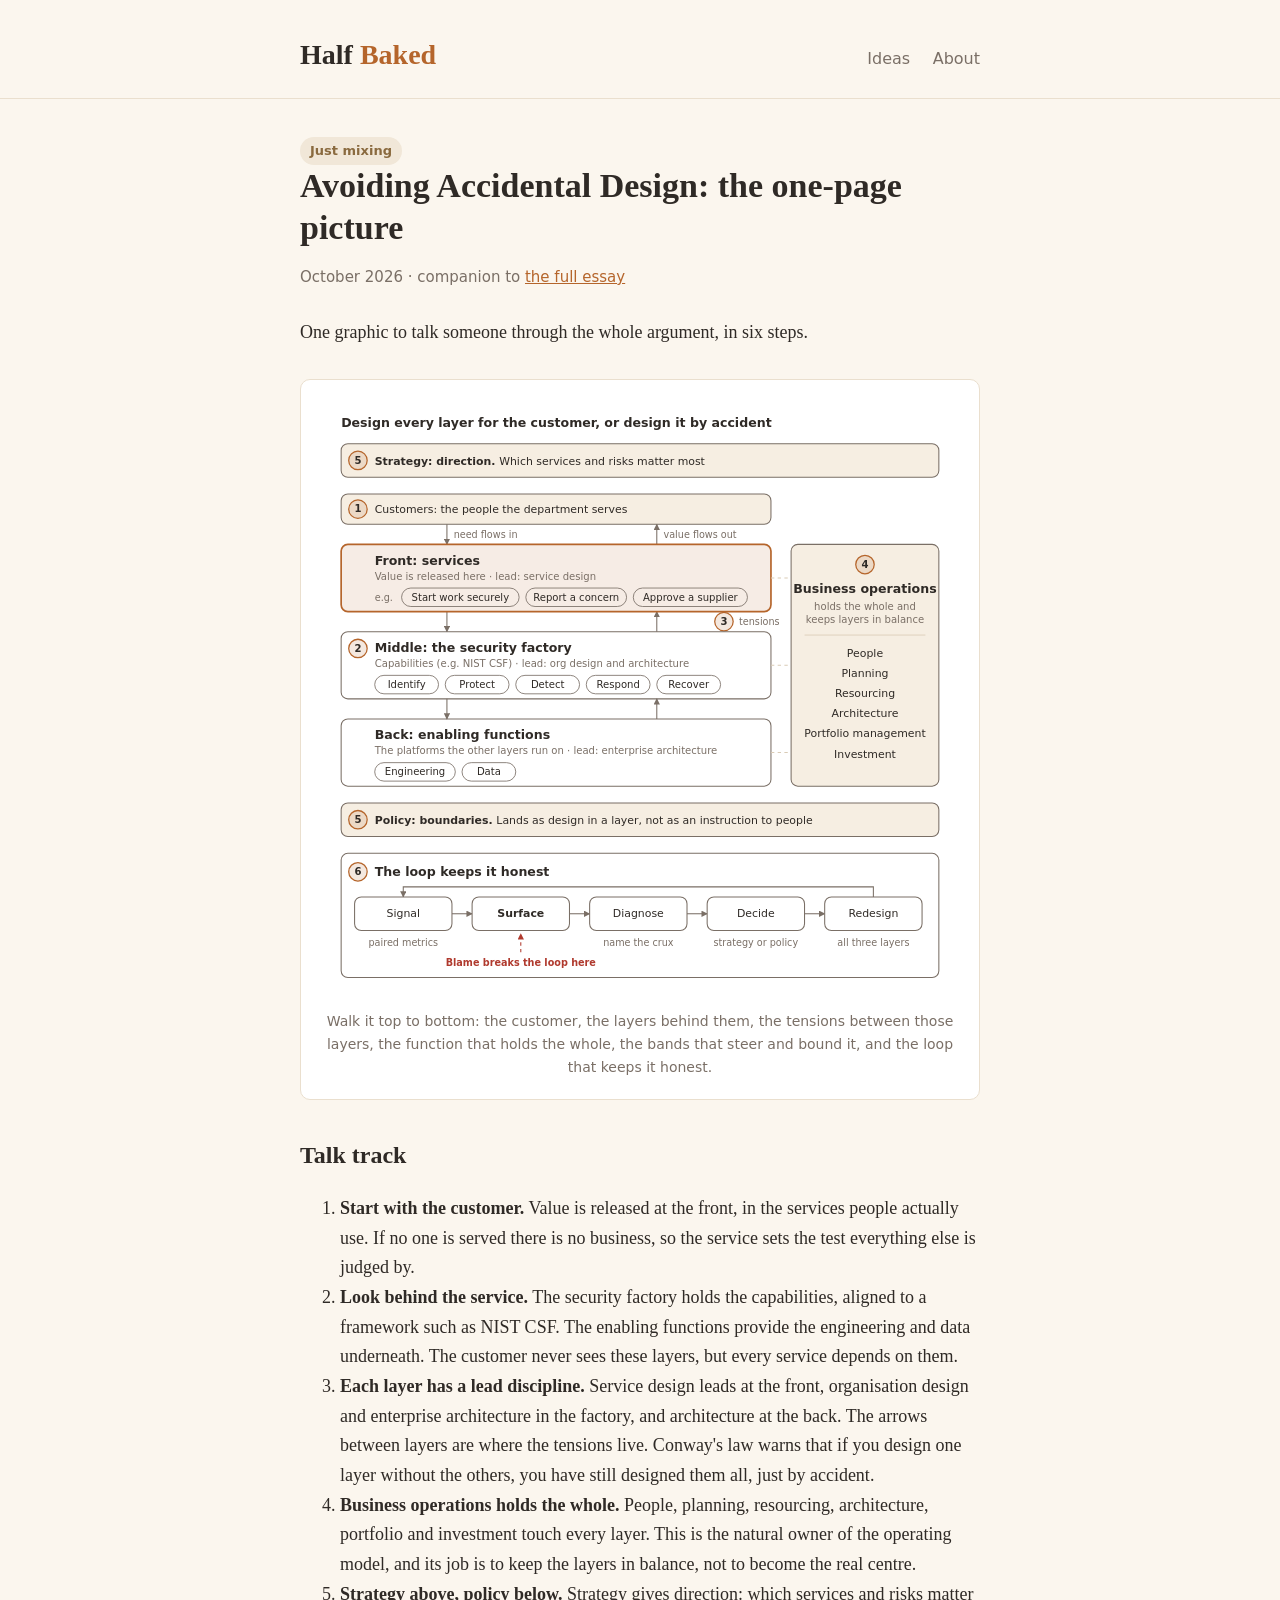
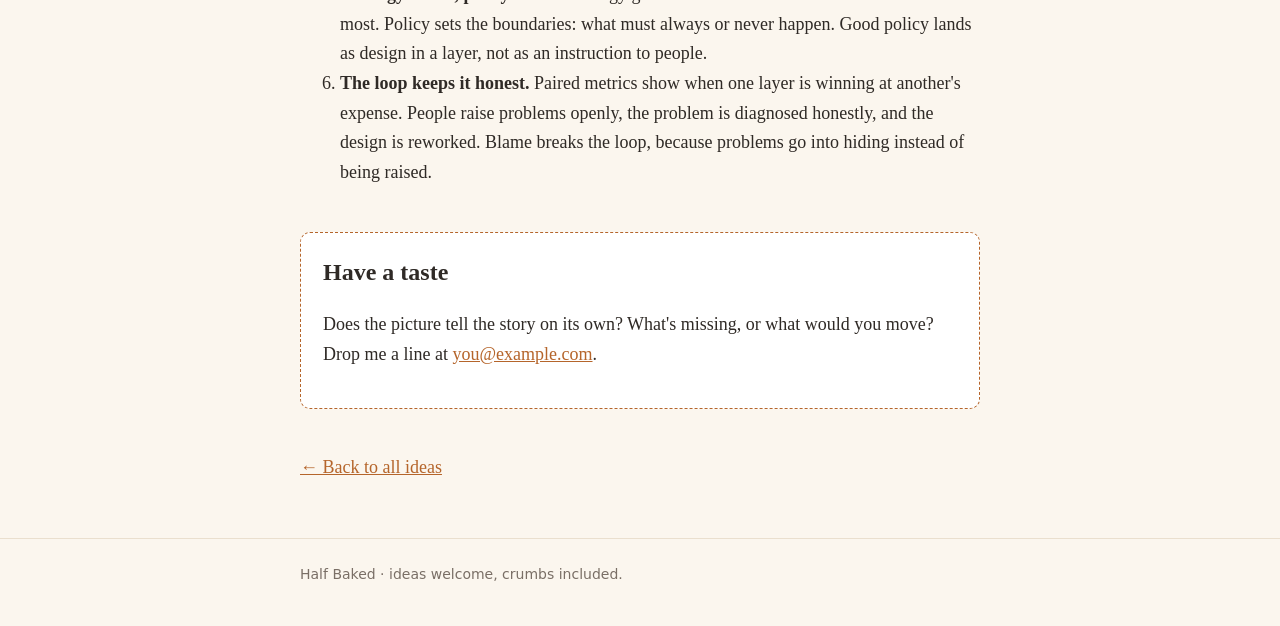
<file: one-page-picture.html>
<!DOCTYPE html>
<html lang="en">
<head>
  <meta charset="UTF-8">
  <meta name="viewport" content="width=device-width, initial-scale=1.0">
  <title>The one-page picture · Half Baked</title>
  <meta name="description" content="The whole Avoiding Accidental Design argument in one picture, in six steps.">
  <link rel="stylesheet" href="style.css">
</head>
<body>

  <header>
    <div class="wrap">
      <a class="site-name" href="index.html">Half <span>Baked</span></a>
      <nav>
        <a href="index.html">Ideas</a>
        <a href="about.html">About</a>
      </nav>
    </div>
  </header>

  <main class="wrap">
    <span class="status mixing">Just mixing</span>
    <h1>Avoiding Accidental Design: the one-page picture</h1>
    <p class="meta">October 2026 &middot; companion to <a href="avoiding-accidental-design.html">the full essay</a></p>

    <p>One graphic to talk someone through the whole argument, in six steps.</p>

    <figure class="diagram">
<svg xmlns='http://www.w3.org/2000/svg' viewBox='0 0 760 712' role='img' aria-label='Design every layer for the customer, or design it by accident: customers, three layers, business operations, strategy and policy bands, and a feedback loop' font-family='system-ui, -apple-system, Segoe UI, sans-serif' font-size='12'>
<defs><marker id='ar' viewBox='0 0 10 10' refX='9' refY='5' markerWidth='6' markerHeight='6' orient='auto-start-reverse'><path d='M0 0L10 5L0 10z' fill='#7a6f66'/></marker><marker id='arc' viewBox='0 0 10 10' refX='9' refY='5' markerWidth='6' markerHeight='6' orient='auto-start-reverse'><path d='M0 0L10 5L0 10z' fill='#b03a2e'/></marker></defs>
<text x='24' y='32' font-size='15' font-weight='600' fill='#2f2a26'>Design every layer for the customer, or design it by accident</text>
<rect x='24' y='52' width='712' height='40' rx='8' fill='#f6eee2' stroke='#7a6f66' stroke-width='1.25'/>
<circle cx='44' cy='72' r='11' fill='#b5652b' fill-opacity='0.15' stroke='#b5652b' stroke-width='1.5'/><text x='44' y='76' text-anchor='middle' font-weight='600' fill='#2f2a26'>5</text>
<text x='64' y='77' font-size='13' fill='#2f2a26'><tspan font-weight='600'>Strategy: direction. </tspan>Which services and risks matter most</text>
<rect x='24' y='112' width='512' height='36' rx='8' fill='#f6eee2' stroke='#7a6f66' stroke-width='1.25'/>
<circle cx='44' cy='130' r='11' fill='#b5652b' fill-opacity='0.15' stroke='#b5652b' stroke-width='1.5'/><text x='44' y='134' text-anchor='middle' font-weight='600' fill='#2f2a26'>1</text>
<text x='64' y='135' font-size='13' fill='#2f2a26'>Customers: the people the department serves</text>
<g fill='none' stroke='#7a6f66' stroke-width='1.25'>
<path d='M150 148V172' marker-end='url(#ar)'/>
<path d='M400 172V148' marker-end='url(#ar)'/>
<path d='M150 252V276' marker-end='url(#ar)'/>
<path d='M400 276V252' marker-end='url(#ar)'/>
<path d='M150 356V380' marker-end='url(#ar)'/>
<path d='M400 380V356' marker-end='url(#ar)'/>
</g>
<text x='158' y='164' font-size='11.5' fill='#7a6f66'>need flows in</text>
<text x='408' y='164' font-size='11.5' fill='#7a6f66'>value flows out</text>
<circle cx='480' cy='264' r='11' fill='#b5652b' fill-opacity='0.15' stroke='#b5652b' stroke-width='1.5'/><text x='480' y='268' text-anchor='middle' font-weight='600' fill='#2f2a26'>3</text>
<text x='498' y='268' font-size='11.5' fill='#7a6f66'>tensions</text>
<rect x='24' y='172' width='512' height='80' rx='8' fill='#b5652b' fill-opacity='0.12' stroke='#b5652b' stroke-width='2'/>
<text x='64' y='196' font-size='15' font-weight='600' fill='#2f2a26'>Front: services</text>
<text x='64' y='214' font-size='12' fill='#7a6f66'>Value is released here · lead: service design</text>
<text x='64' y='239' font-size='11.5' fill='#7a6f66'>e.g.</text>
<rect x='96' y='224' width='140' height='22' rx='11' fill='none' stroke='#7a6f66' stroke-width='1'/>
<text x='166' y='239' font-size='12' text-anchor='middle' fill='#2f2a26'>Start work securely</text>
<rect x='244' y='224' width='120' height='22' rx='11' fill='none' stroke='#7a6f66' stroke-width='1'/>
<text x='304' y='239' font-size='12' text-anchor='middle' fill='#2f2a26'>Report a concern</text>
<rect x='372' y='224' width='136' height='22' rx='11' fill='none' stroke='#7a6f66' stroke-width='1'/>
<text x='440' y='239' font-size='12' text-anchor='middle' fill='#2f2a26'>Approve a supplier</text>
<rect x='24' y='276' width='512' height='80' rx='8' fill='none' fill-opacity='1' stroke='#7a6f66' stroke-width='1.25'/>
<circle cx='44' cy='296' r='11' fill='#b5652b' fill-opacity='0.15' stroke='#b5652b' stroke-width='1.5'/><text x='44' y='300' text-anchor='middle' font-weight='600' fill='#2f2a26'>2</text>
<text x='64' y='300' font-size='15' font-weight='600' fill='#2f2a26'>Middle: the security factory</text>
<text x='64' y='318' font-size='12' fill='#7a6f66'>Capabilities (e.g. NIST CSF) · lead: org design and architecture</text>
<rect x='64' y='328' width='76' height='22' rx='11' fill='none' stroke='#7a6f66' stroke-width='1'/>
<text x='102' y='343' font-size='12' text-anchor='middle' fill='#2f2a26'>Identify</text>
<rect x='148' y='328' width='76' height='22' rx='11' fill='none' stroke='#7a6f66' stroke-width='1'/>
<text x='186' y='343' font-size='12' text-anchor='middle' fill='#2f2a26'>Protect</text>
<rect x='232' y='328' width='76' height='22' rx='11' fill='none' stroke='#7a6f66' stroke-width='1'/>
<text x='270' y='343' font-size='12' text-anchor='middle' fill='#2f2a26'>Detect</text>
<rect x='316' y='328' width='76' height='22' rx='11' fill='none' stroke='#7a6f66' stroke-width='1'/>
<text x='354' y='343' font-size='12' text-anchor='middle' fill='#2f2a26'>Respond</text>
<rect x='400' y='328' width='76' height='22' rx='11' fill='none' stroke='#7a6f66' stroke-width='1'/>
<text x='438' y='343' font-size='12' text-anchor='middle' fill='#2f2a26'>Recover</text>
<rect x='24' y='380' width='512' height='80' rx='8' fill='none' fill-opacity='1' stroke='#7a6f66' stroke-width='1.25'/>
<text x='64' y='404' font-size='15' font-weight='600' fill='#2f2a26'>Back: enabling functions</text>
<text x='64' y='422' font-size='12' fill='#7a6f66'>The platforms the other layers run on · lead: enterprise architecture</text>
<rect x='64' y='432' width='96' height='22' rx='11' fill='none' stroke='#7a6f66' stroke-width='1'/>
<text x='112' y='447' font-size='12' text-anchor='middle' fill='#2f2a26'>Engineering</text>
<rect x='168' y='432' width='64' height='22' rx='11' fill='none' stroke='#7a6f66' stroke-width='1'/>
<text x='200' y='447' font-size='12' text-anchor='middle' fill='#2f2a26'>Data</text>
<g stroke='#d9cbb6' stroke-width='1.25' stroke-dasharray='4 4'>
<line x1='536' y1='212' x2='560' y2='212'/>
<line x1='536' y1='316' x2='560' y2='316'/>
<line x1='536' y1='420' x2='560' y2='420'/>
</g>
<rect x='560' y='172' width='176' height='288' rx='8' fill='#f6eee2' stroke='#7a6f66' stroke-width='1.25'/>
<circle cx='648' cy='196' r='11' fill='#b5652b' fill-opacity='0.15' stroke='#b5652b' stroke-width='1.5'/><text x='648' y='200' text-anchor='middle' font-weight='600' fill='#2f2a26'>4</text>
<text x='648' y='230' font-size='15' font-weight='600' text-anchor='middle' fill='#2f2a26'>Business operations</text>
<text x='648' y='250' font-size='12' text-anchor='middle' fill='#7a6f66'>holds the whole and</text>
<text x='648' y='266' font-size='12' text-anchor='middle' fill='#7a6f66'>keeps layers in balance</text>
<line x1='576' y1='280' x2='720' y2='280' stroke='#d9cbb6'/>
<text x='648' y='306' font-size='13' text-anchor='middle' fill='#2f2a26'>People</text>
<text x='648' y='330' font-size='13' text-anchor='middle' fill='#2f2a26'>Planning</text>
<text x='648' y='354' font-size='13' text-anchor='middle' fill='#2f2a26'>Resourcing</text>
<text x='648' y='378' font-size='13' text-anchor='middle' fill='#2f2a26'>Architecture</text>
<text x='648' y='402' font-size='13' text-anchor='middle' fill='#2f2a26'>Portfolio management</text>
<text x='648' y='426' font-size='13' text-anchor='middle' fill='#2f2a26'>Investment</text>
<rect x='24' y='480' width='712' height='40' rx='8' fill='#f6eee2' stroke='#7a6f66' stroke-width='1.25'/>
<circle cx='44' cy='500' r='11' fill='#b5652b' fill-opacity='0.15' stroke='#b5652b' stroke-width='1.5'/><text x='44' y='504' text-anchor='middle' font-weight='600' fill='#2f2a26'>5</text>
<text x='64' y='505' font-size='13' fill='#2f2a26'><tspan font-weight='600'>Policy: boundaries. </tspan>Lands as design in a layer, not as an instruction to people</text>
<rect x='24' y='540' width='712' height='148' rx='8' fill='none' stroke='#7a6f66' stroke-width='1.25'/>
<circle cx='44' cy='562' r='11' fill='#b5652b' fill-opacity='0.15' stroke='#b5652b' stroke-width='1.5'/><text x='44' y='566' text-anchor='middle' font-weight='600' fill='#2f2a26'>6</text>
<text x='64' y='567' font-size='15' font-weight='600' fill='#2f2a26'>The loop keeps it honest</text>
<g fill='none' stroke='#7a6f66' stroke-width='1.25'><path d='M658 592V580H98V592' marker-end='url(#ar)'/>
<path d='M156 612H180' marker-end='url(#ar)'/>
<path d='M296 612H320' marker-end='url(#ar)'/>
<path d='M436 612H460' marker-end='url(#ar)'/>
<path d='M576 612H600' marker-end='url(#ar)'/>
</g>
<rect x='40' y='592' width='116' height='40' rx='8' fill='#fff' stroke='#7a6f66' stroke-width='1.25'/>
<text x='98' y='616' font-size='13' text-anchor='middle' fill='#2f2a26'>Signal</text>
<rect x='180' y='592' width='116' height='40' rx='8' fill='#fff' stroke='#7a6f66' stroke-width='1.25'/>
<text x='238' y='616' font-size='13' font-weight='600' text-anchor='middle' fill='#2f2a26'>Surface</text>
<rect x='320' y='592' width='116' height='40' rx='8' fill='#fff' stroke='#7a6f66' stroke-width='1.25'/>
<text x='378' y='616' font-size='13' text-anchor='middle' fill='#2f2a26'>Diagnose</text>
<rect x='460' y='592' width='116' height='40' rx='8' fill='#fff' stroke='#7a6f66' stroke-width='1.25'/>
<text x='518' y='616' font-size='13' text-anchor='middle' fill='#2f2a26'>Decide</text>
<rect x='600' y='592' width='116' height='40' rx='8' fill='#fff' stroke='#7a6f66' stroke-width='1.25'/>
<text x='658' y='616' font-size='13' text-anchor='middle' fill='#2f2a26'>Redesign</text>
<text x='98' y='650' font-size='11.5' text-anchor='middle' fill='#7a6f66'>paired metrics</text>
<text x='378' y='650' font-size='11.5' text-anchor='middle' fill='#7a6f66'>name the crux</text>
<text x='518' y='650' font-size='11.5' text-anchor='middle' fill='#7a6f66'>strategy or policy</text>
<text x='658' y='650' font-size='11.5' text-anchor='middle' fill='#7a6f66'>all three layers</text>
<path d='M238 658V636' fill='none' stroke='#b03a2e' stroke-width='1.25' stroke-dasharray='4 4' marker-end='url(#arc)'/>
<text x='238' y='674' font-size='11.5' font-weight='600' text-anchor='middle' fill='#b03a2e'>Blame breaks the loop here</text>
</svg>
      <figcaption>Walk it top to bottom: the customer, the layers behind them, the tensions between those layers, the function that holds the whole, the bands that steer and bound it, and the loop that keeps it honest.</figcaption>
    </figure>

    <h2>Talk track</h2>
    <ol>
      <li><strong>Start with the customer.</strong> Value is released at the front, in the services people actually use. If no one is served there is no business, so the service sets the test everything else is judged by.</li>
      <li><strong>Look behind the service.</strong> The security factory holds the capabilities, aligned to a framework such as NIST CSF. The enabling functions provide the engineering and data underneath. The customer never sees these layers, but every service depends on them.</li>
      <li><strong>Each layer has a lead discipline.</strong> Service design leads at the front, organisation design and enterprise architecture in the factory, and architecture at the back. The arrows between layers are where the tensions live. Conway's law warns that if you design one layer without the others, you have still designed them all, just by accident.</li>
      <li><strong>Business operations holds the whole.</strong> People, planning, resourcing, architecture, portfolio and investment touch every layer. This is the natural owner of the operating model, and its job is to keep the layers in balance, not to become the real centre.</li>
      <li><strong>Strategy above, policy below.</strong> Strategy gives direction: which services and risks matter most. Policy sets the boundaries: what must always or never happen. Good policy lands as design in a layer, not as an instruction to people.</li>
      <li><strong>The loop keeps it honest.</strong> Paired metrics show when one layer is winning at another's expense. People raise problems openly, the problem is diagnosed honestly, and the design is reworked. Blame breaks the loop, because problems go into hiding instead of being raised.</li>
    </ol>

    <div class="feedback">
      <h2>Have a taste</h2>
      <p>Does the picture tell the story on its own? What's missing, or what would you move? Drop me a line at <a href="mailto:you@example.com">you@example.com</a>.</p>
    </div>

    <p><a href="index.html">&larr; Back to all ideas</a></p>
  </main>

  <footer>
    <div class="wrap">
      Half Baked &middot; ideas welcome, crumbs included.
    </div>
  </footer>

</body>
</html>
</file>
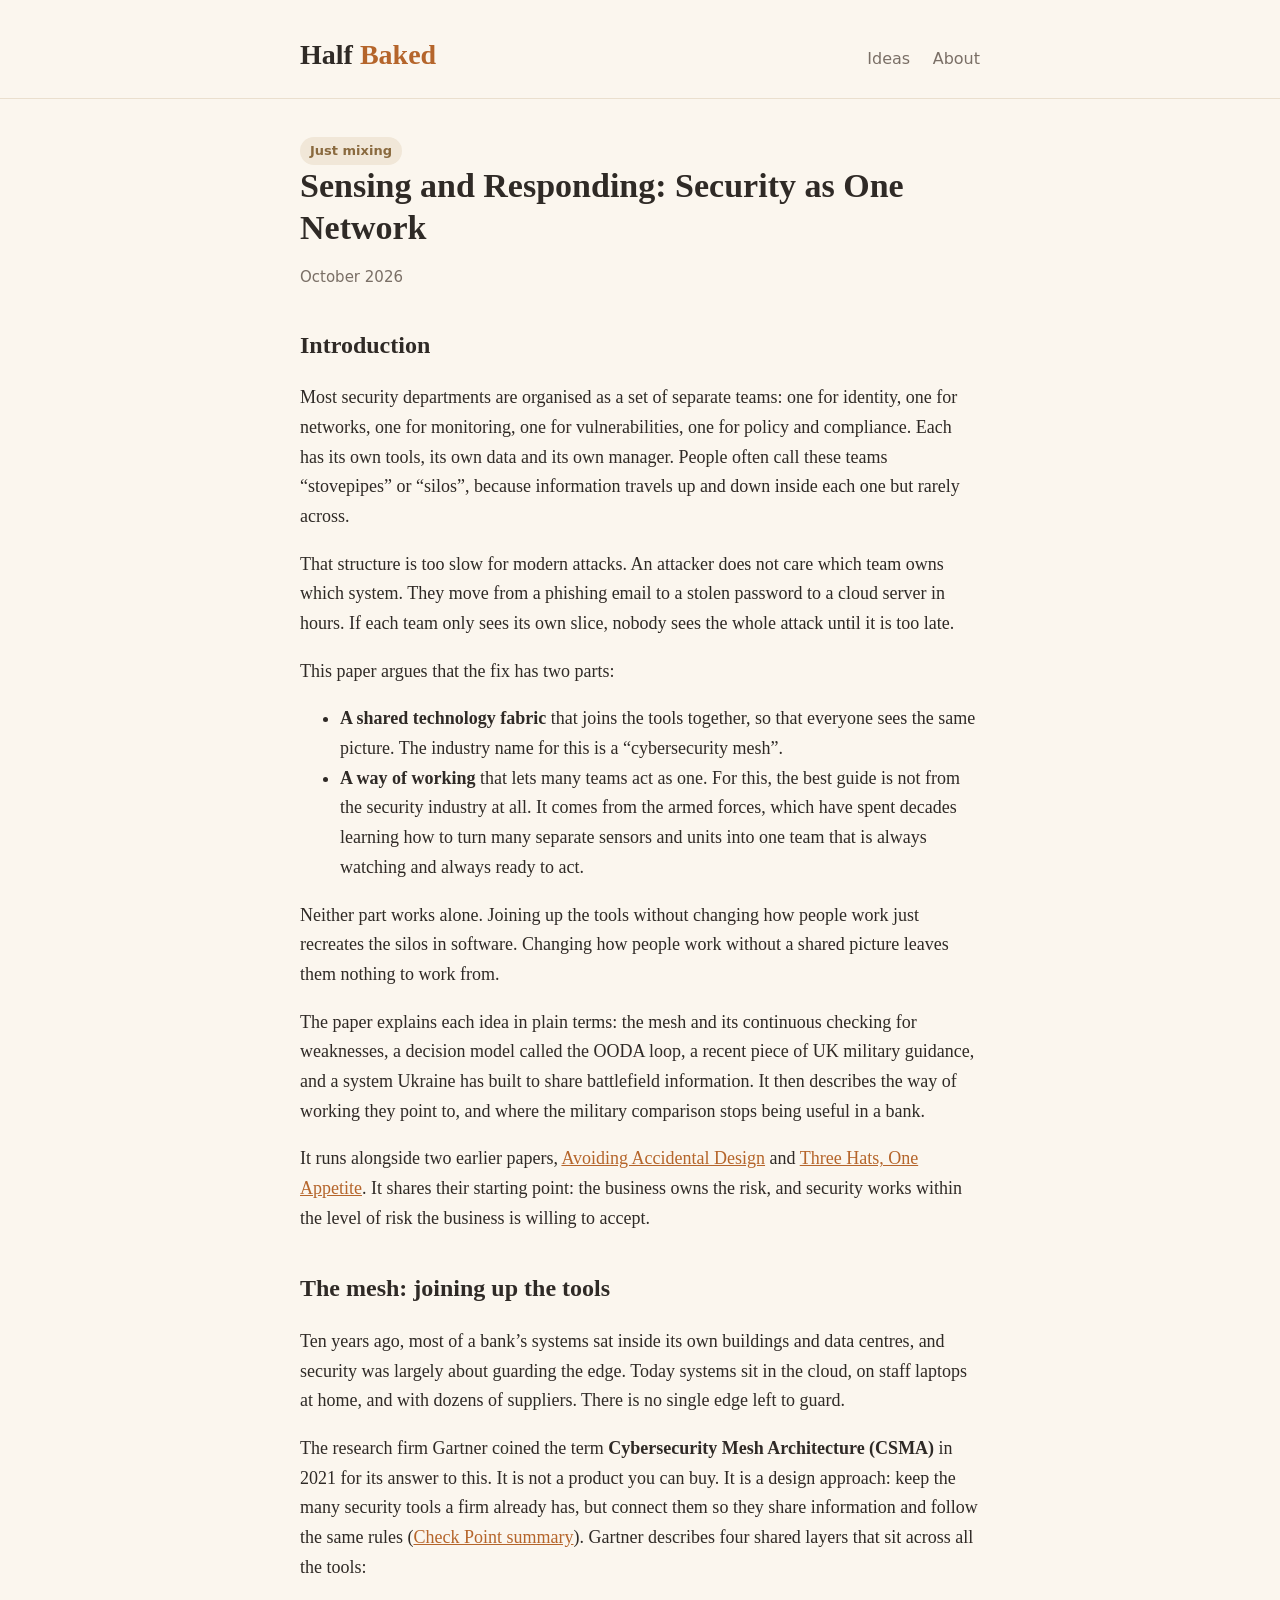
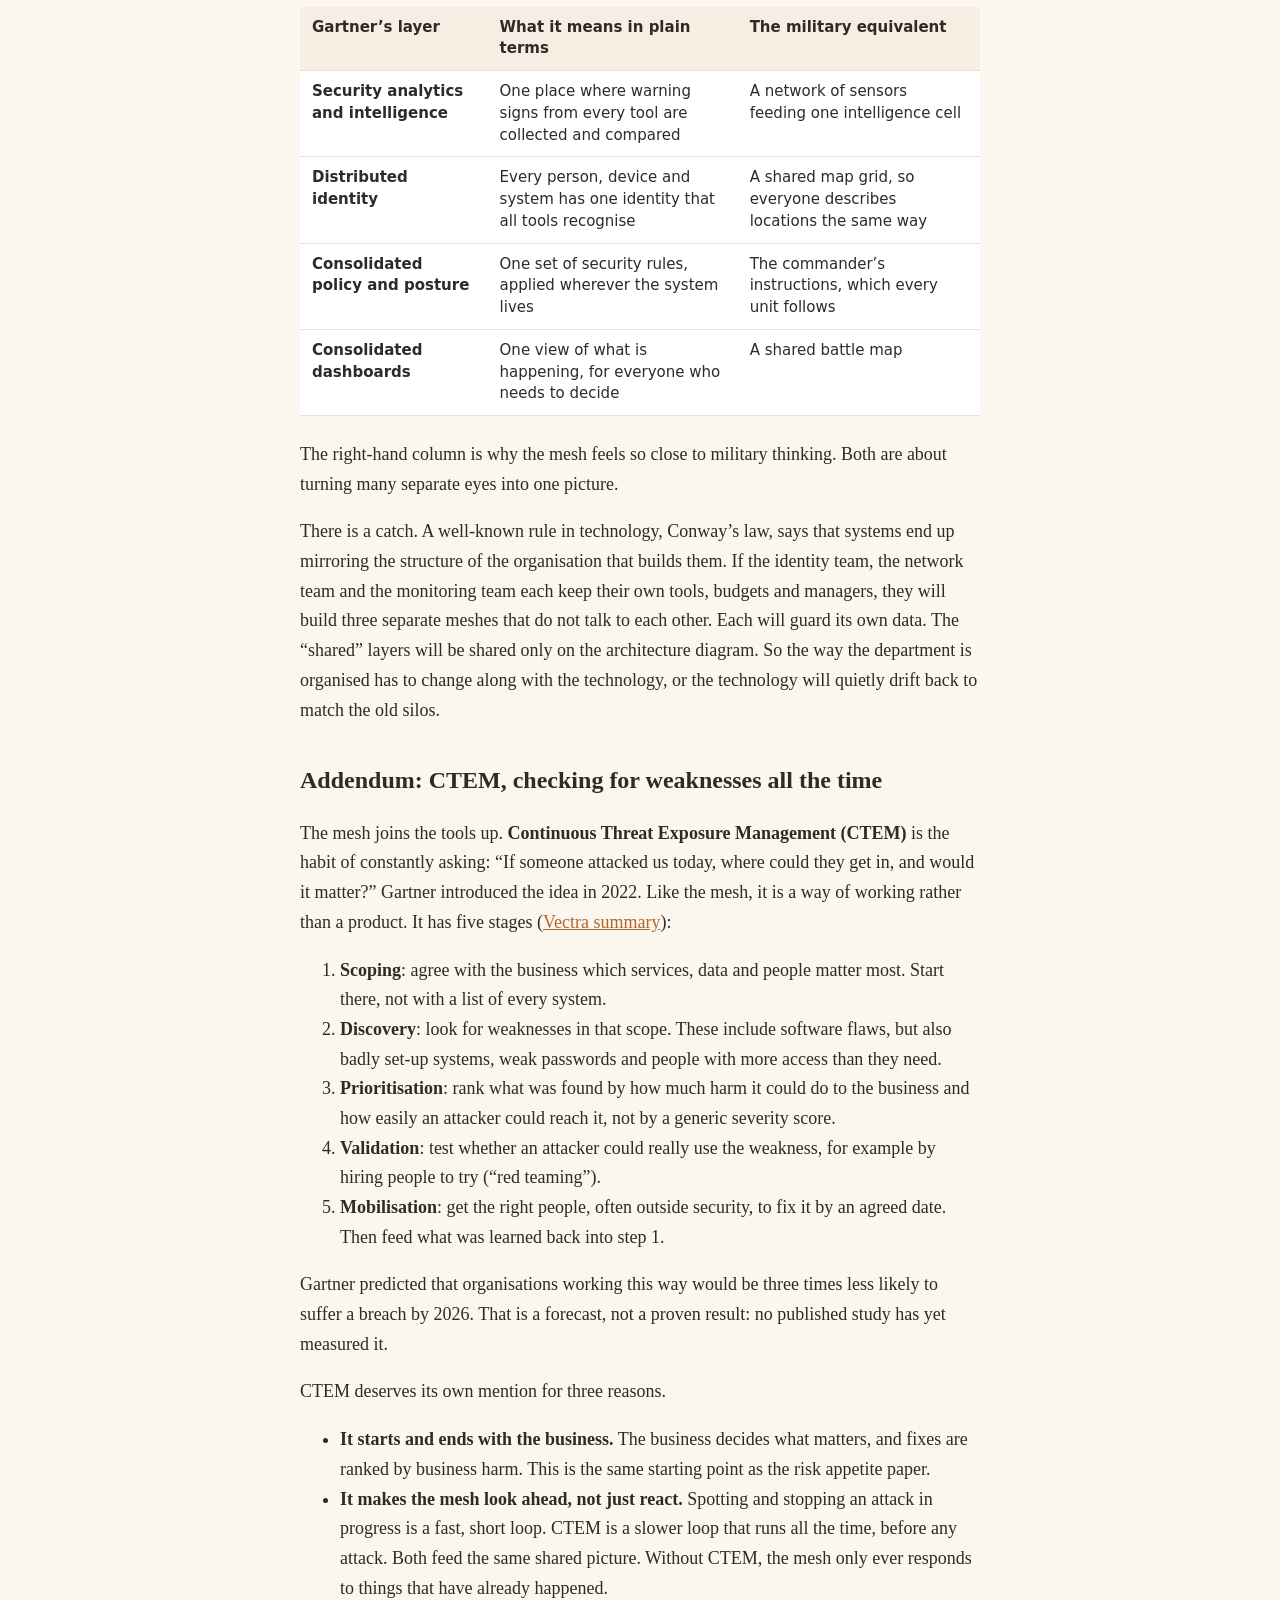
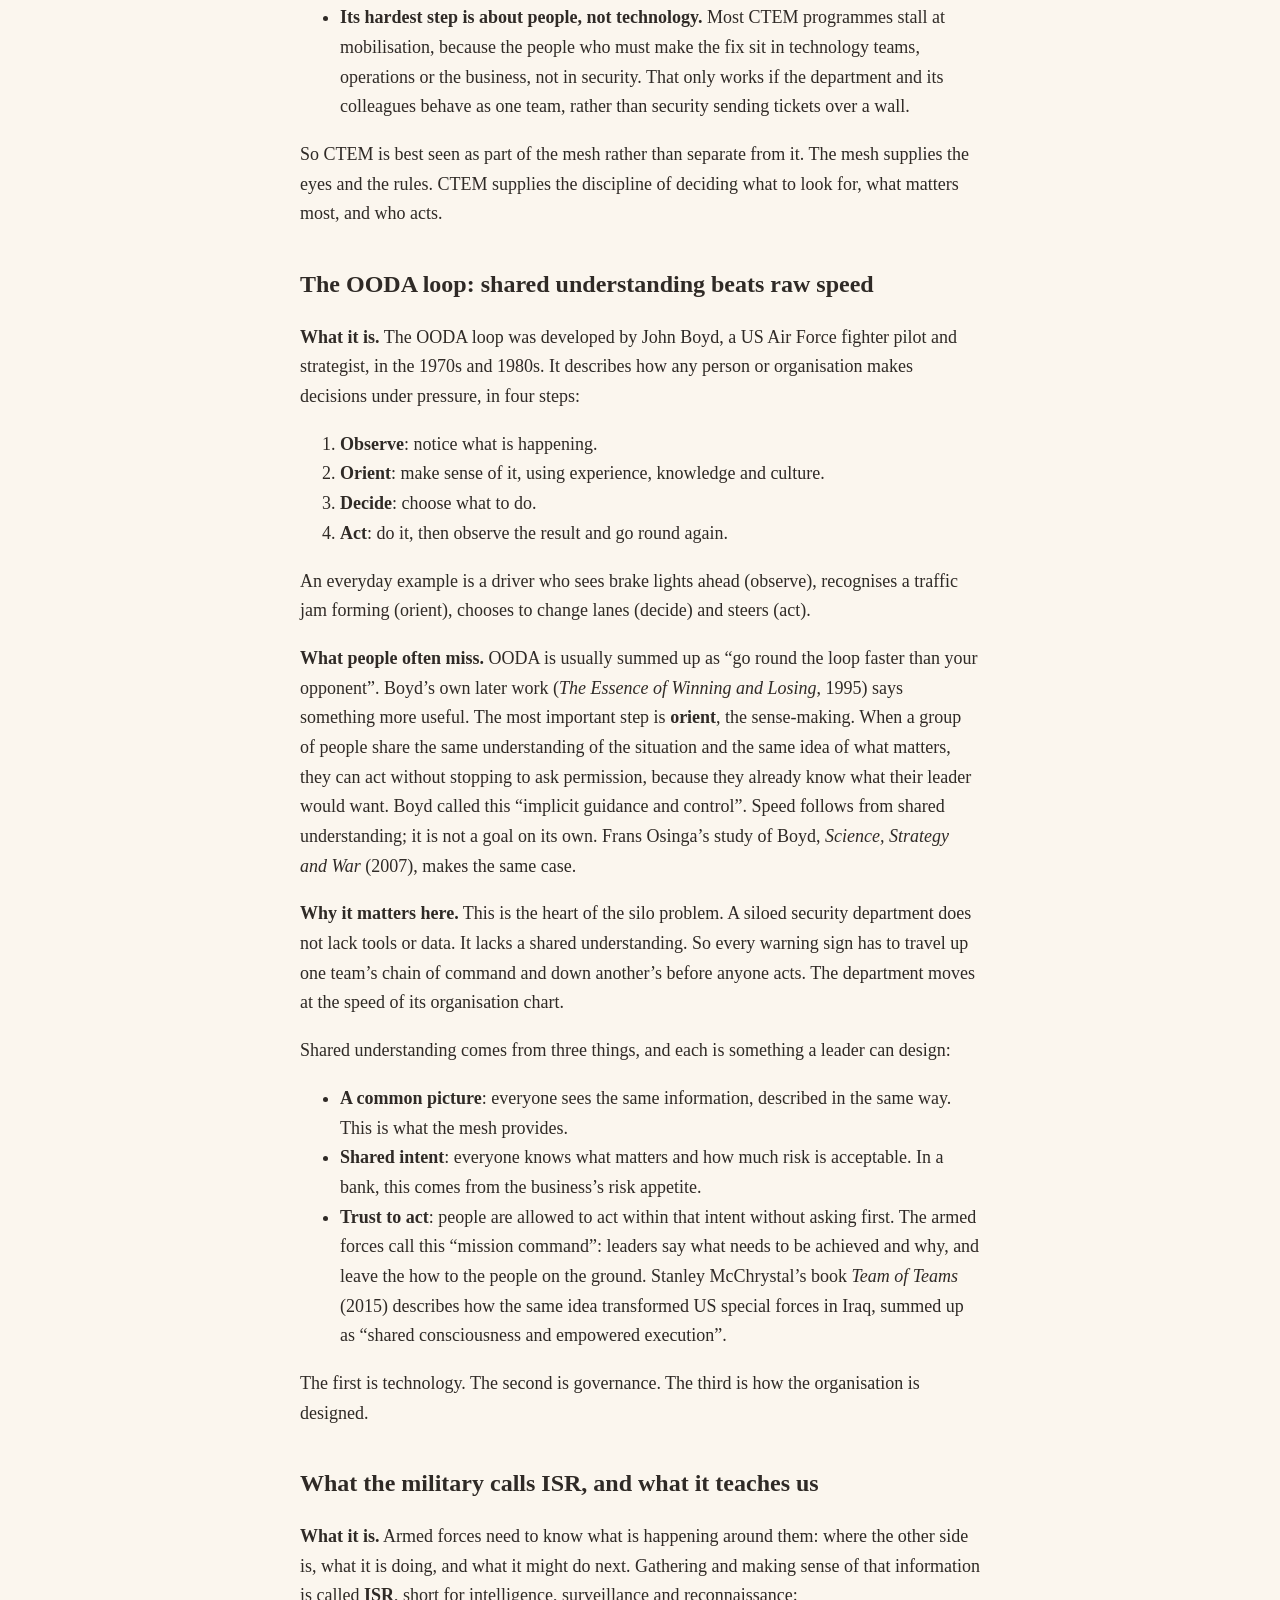
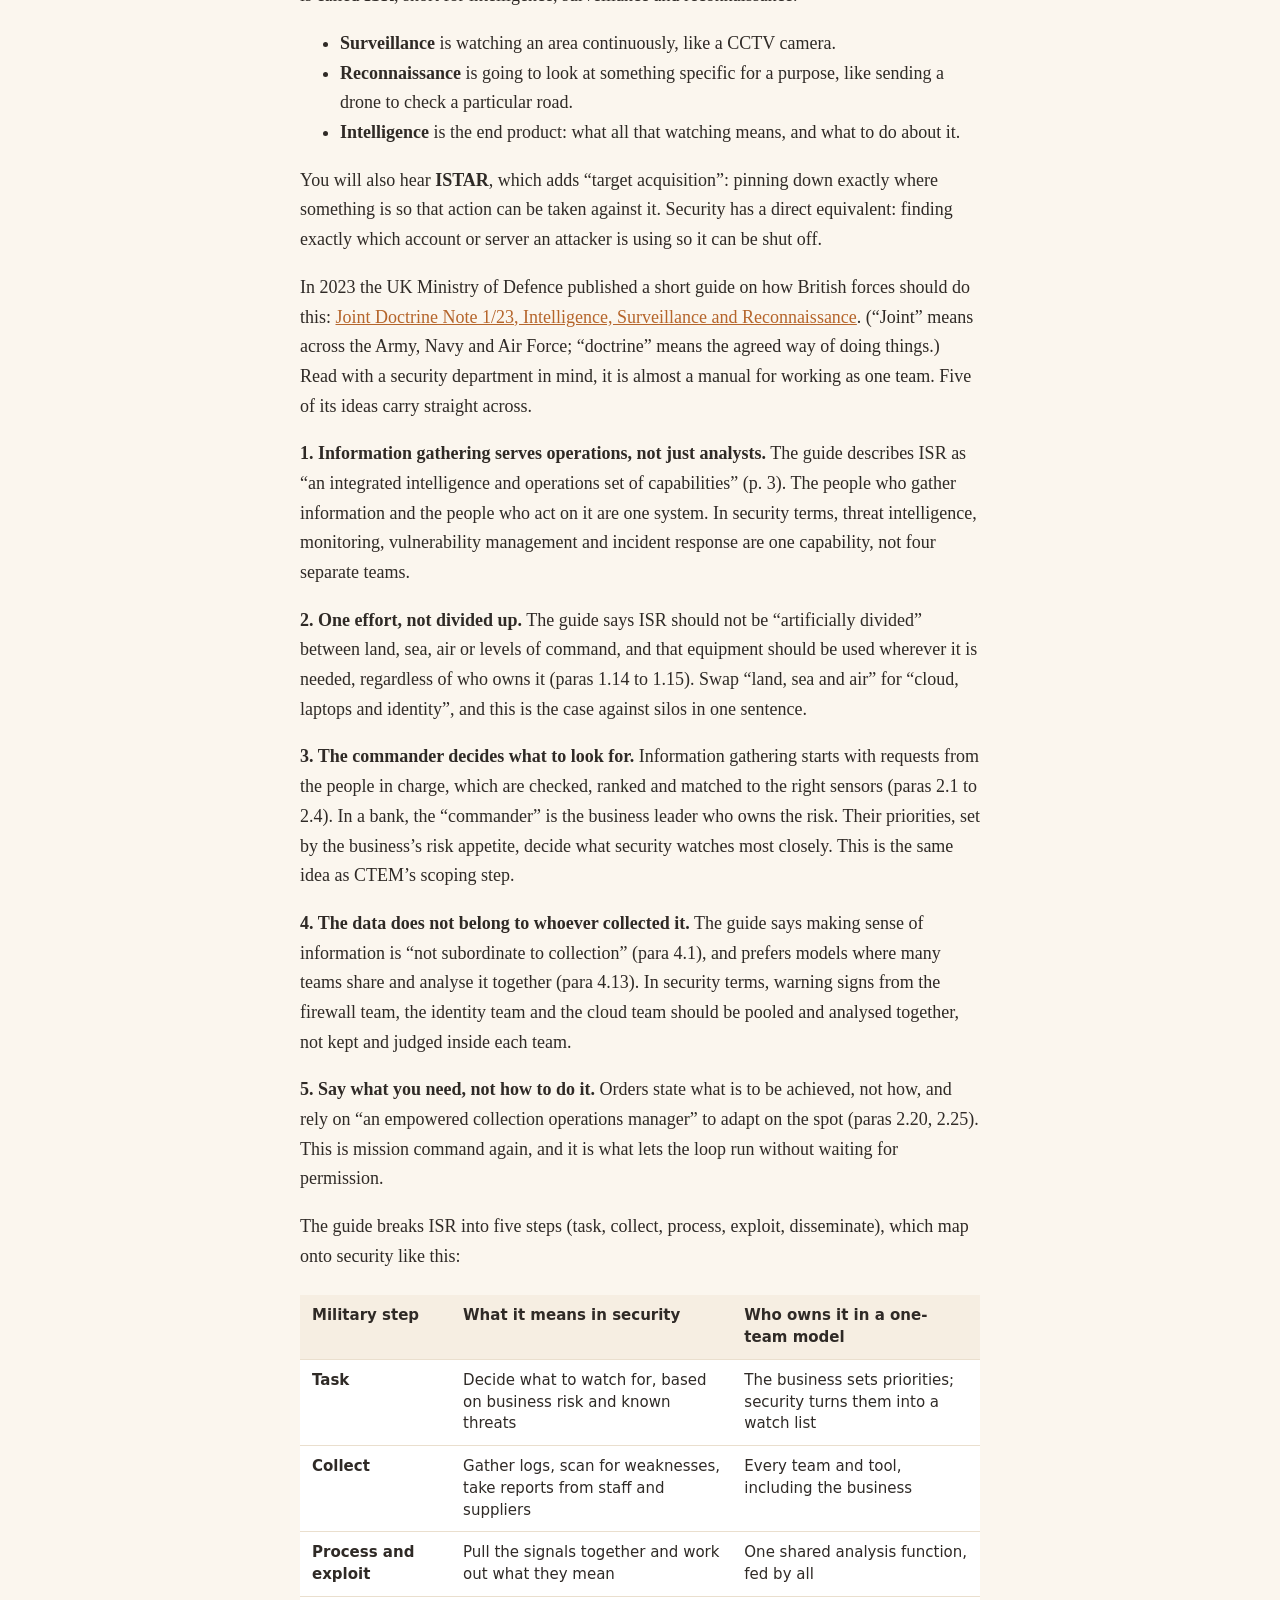
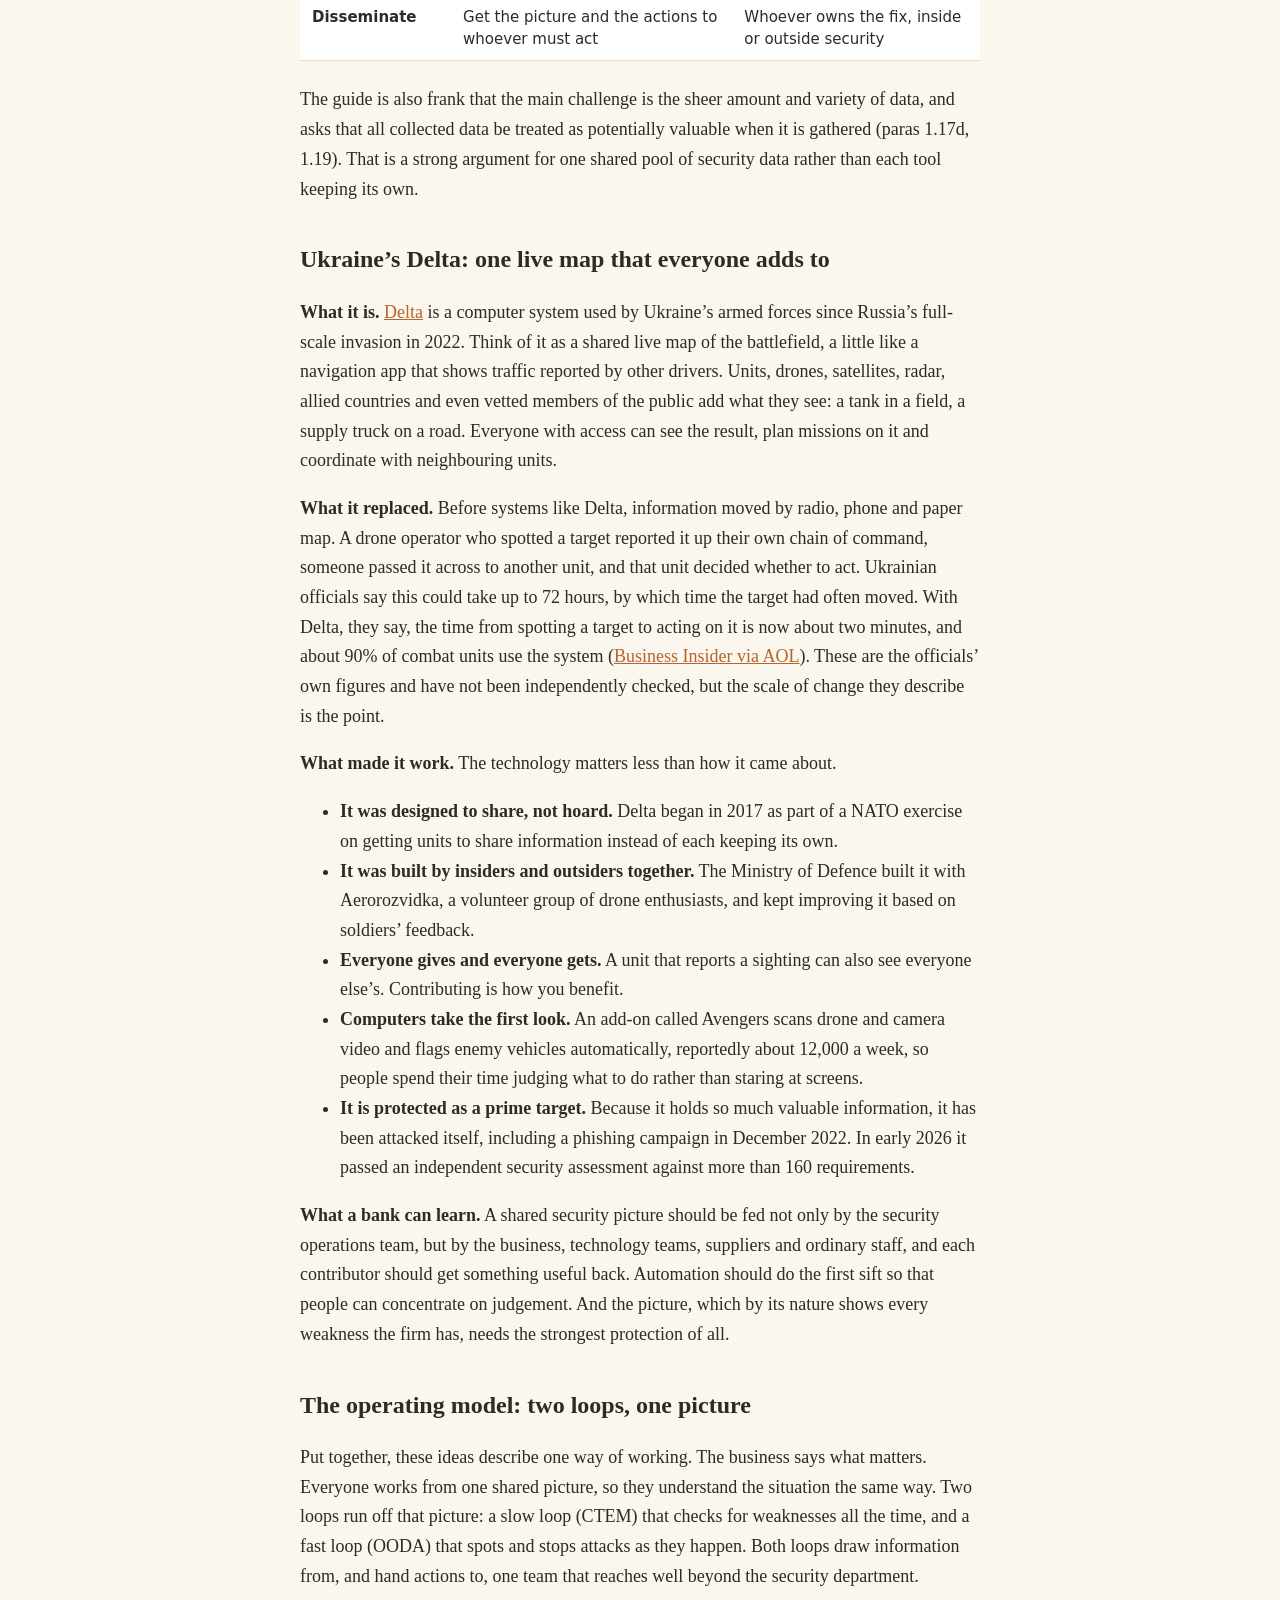
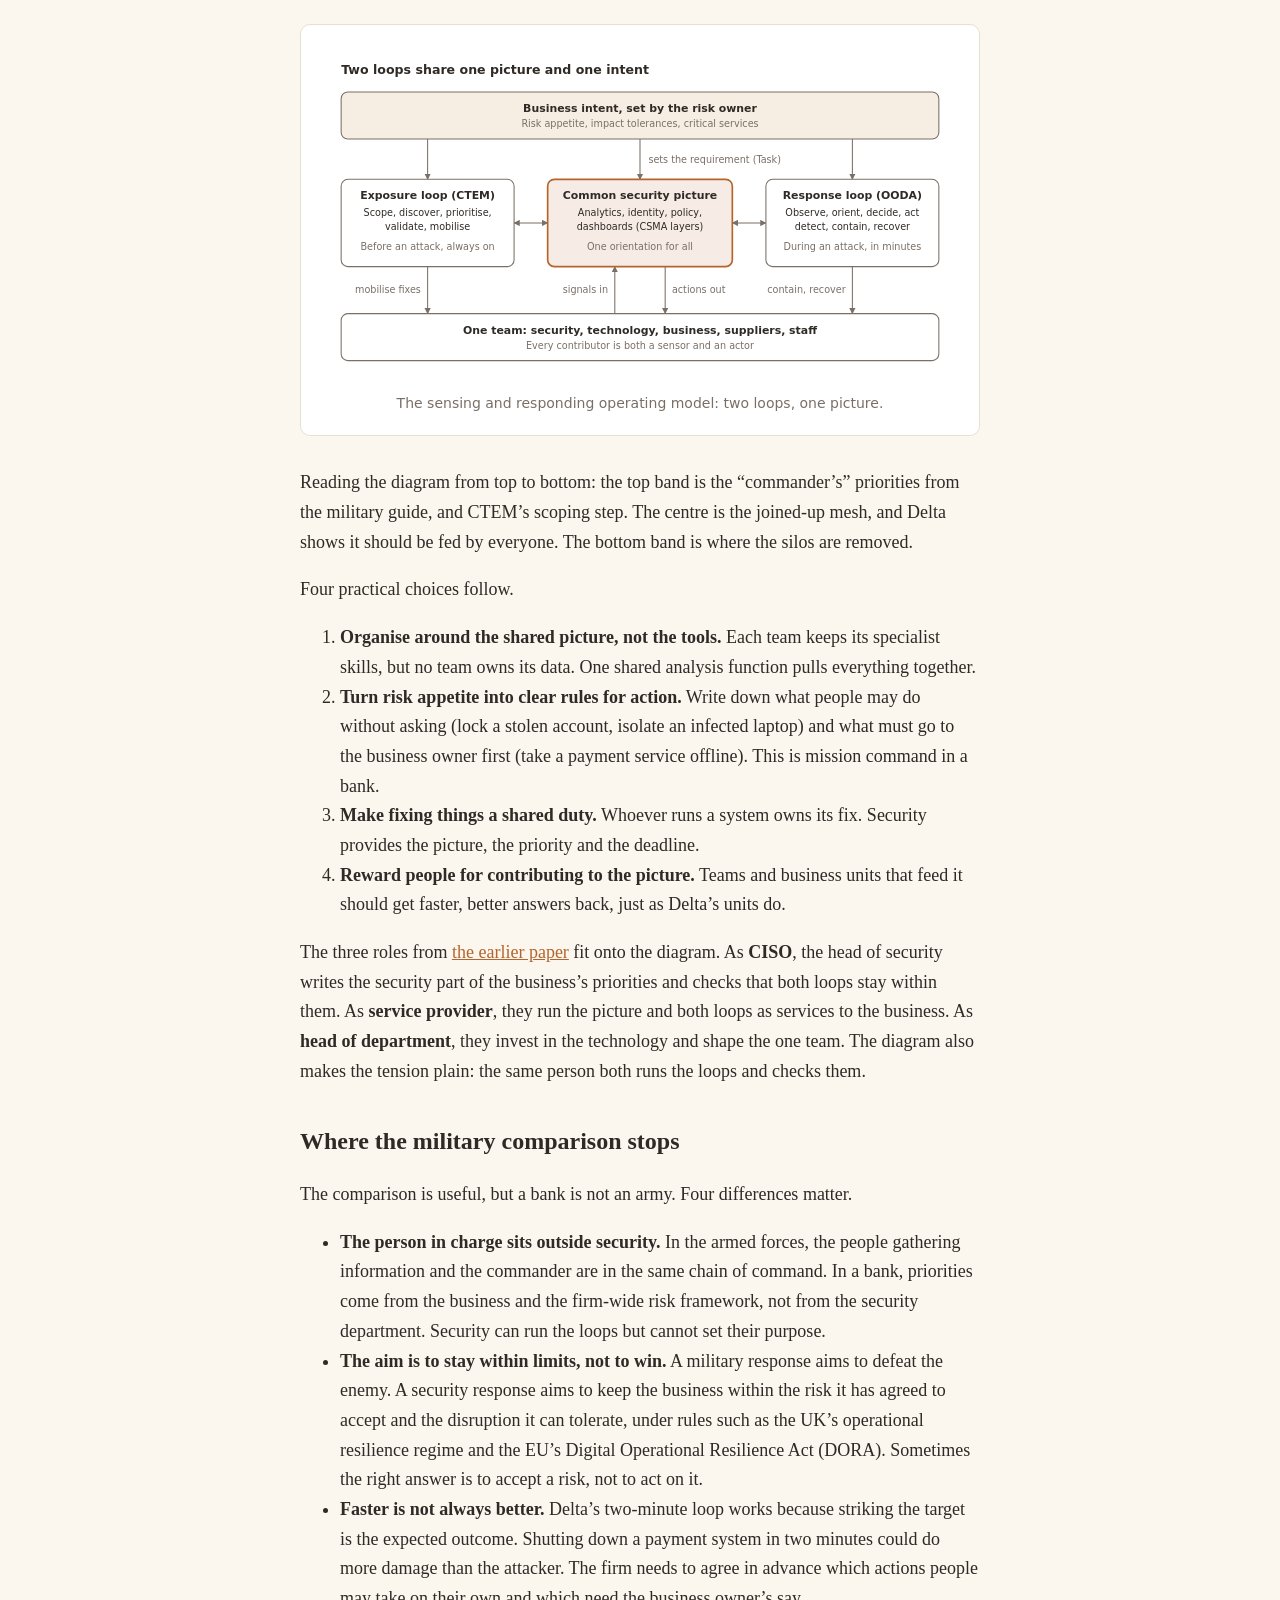
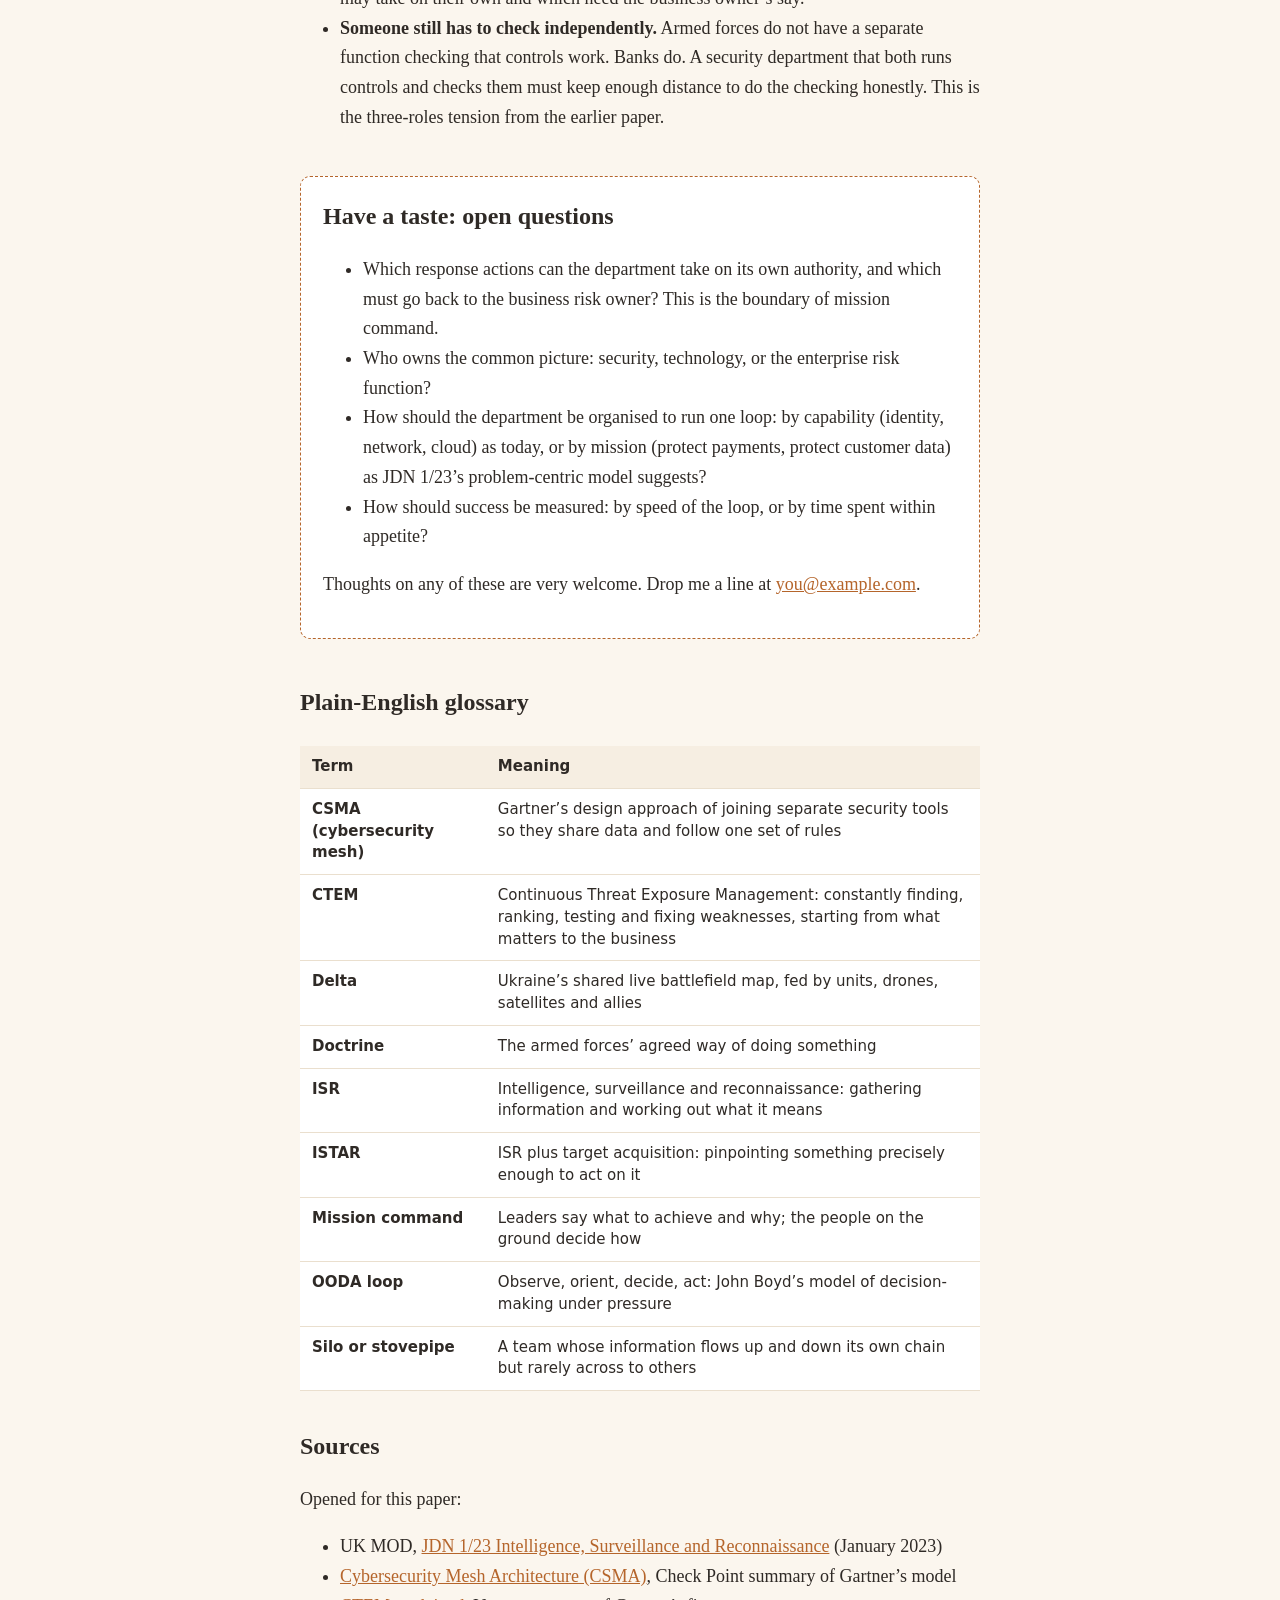
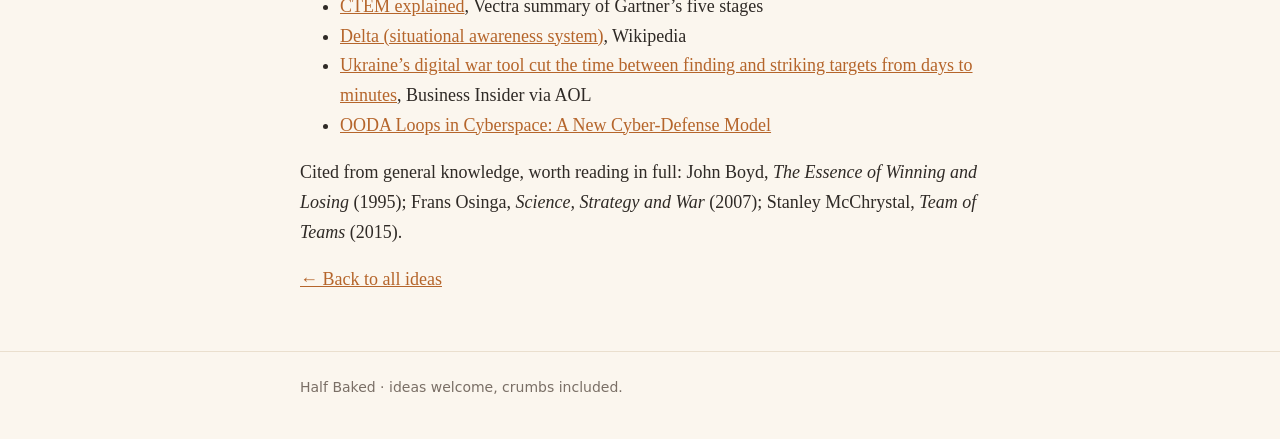
<file: sensing-and-responding.html>
<!DOCTYPE html>
<html lang="en">
<head>
  <meta charset="UTF-8">
  <meta name="viewport" content="width=device-width, initial-scale=1.0">
  <title>Sensing and Responding · Half Baked</title>
  <meta name="description" content="Security as one network: joining up the tools, and learning from the armed forces how many teams can act as one.">
  <link rel="stylesheet" href="style.css">
  <style>
    /* Tables on this page */
    .table-wrap { overflow-x: auto; margin: 24px 0; }
    table { width: 100%; border-collapse: collapse; background: var(--card); font-family: system-ui, sans-serif; font-size: 15px; line-height: 1.45; }
    th, td { text-align: left; vertical-align: top; padding: 10px 12px; border-bottom: 1px solid var(--line); }
    th { background: #f6eee2; font-weight: 600; }
    td:first-child { font-weight: 600; }
  </style>
</head>
<body>

  <header>
    <div class="wrap">
      <a class="site-name" href="index.html">Half <span>Baked</span></a>
      <nav>
        <a href="index.html">Ideas</a>
        <a href="about.html">About</a>
      </nav>
    </div>
  </header>

  <main class="wrap">
    <span class="status mixing">Just mixing</span>
    <h1>Sensing and Responding: Security as One Network</h1>
    <p class="meta">October 2026</p>

<h2>Introduction</h2>
<p>Most security departments are organised as a set of separate teams: one for identity, one for networks, one for monitoring, one for vulnerabilities, one for policy and compliance. Each has its own tools, its own data and its own manager. People often call these teams &ldquo;stovepipes&rdquo; or &ldquo;silos&rdquo;, because information travels up and down inside each one but rarely across.</p>
<p>That structure is too slow for modern attacks. An attacker does not care which team owns which system. They move from a phishing email to a stolen password to a cloud server in hours. If each team only sees its own slice, nobody sees the whole attack until it is too late.</p>
<p>This paper argues that the fix has two parts:</p>
<ul>
<li><strong>A shared technology fabric</strong> that joins the tools together, so that everyone sees the same picture. The industry name for this is a &ldquo;cybersecurity mesh&rdquo;.</li>
<li><strong>A way of working</strong> that lets many teams act as one. For this, the best guide is not from the security industry at all. It comes from the armed forces, which have spent decades learning how to turn many separate sensors and units into one team that is always watching and always ready to act.</li>
</ul>
<p>Neither part works alone. Joining up the tools without changing how people work just recreates the silos in software. Changing how people work without a shared picture leaves them nothing to work from.</p>
<p>The paper explains each idea in plain terms: the mesh and its continuous checking for weaknesses, a decision model called the OODA loop, a recent piece of UK military guidance, and a system Ukraine has built to share battlefield information. It then describes the way of working they point to, and where the military comparison stops being useful in a bank.</p>
<p>It runs alongside two earlier papers, <a href="avoiding-accidental-design.html">Avoiding Accidental Design</a> and <a href="three-hats-one-appetite.html">Three Hats, One Appetite</a>. It shares their starting point: the business owns the risk, and security works within the level of risk the business is willing to accept.</p>

<h2>The mesh: joining up the tools</h2>
<p>Ten years ago, most of a bank&rsquo;s systems sat inside its own buildings and data centres, and security was largely about guarding the edge. Today systems sit in the cloud, on staff laptops at home, and with dozens of suppliers. There is no single edge left to guard.</p>
<p>The research firm Gartner coined the term <strong>Cybersecurity Mesh Architecture (CSMA)</strong> in 2021 for its answer to this. It is not a product you can buy. It is a design approach: keep the many security tools a firm already has, but connect them so they share information and follow the same rules (<a href="https://www.checkpoint.com/cyber-hub/cyber-security/what-is-cybersecurity-mesh-architecture-csma">Check Point summary</a>). Gartner describes four shared layers that sit across all the tools:</p>
<div class="table-wrap"><table><thead><tr><th>Gartner&rsquo;s layer</th><th>What it means in plain terms</th><th>The military equivalent</th></tr></thead><tbody><tr><td>Security analytics and intelligence</td><td>One place where warning signs from every tool are collected and compared</td><td>A network of sensors feeding one intelligence cell</td></tr><tr><td>Distributed identity</td><td>Every person, device and system has one identity that all tools recognise</td><td>A shared map grid, so everyone describes locations the same way</td></tr><tr><td>Consolidated policy and posture</td><td>One set of security rules, applied wherever the system lives</td><td>The commander&rsquo;s instructions, which every unit follows</td></tr><tr><td>Consolidated dashboards</td><td>One view of what is happening, for everyone who needs to decide</td><td>A shared battle map</td></tr></tbody></table></div>
<p>The right-hand column is why the mesh feels so close to military thinking. Both are about turning many separate eyes into one picture.</p>
<p>There is a catch. A well-known rule in technology, Conway&rsquo;s law, says that systems end up mirroring the structure of the organisation that builds them. If the identity team, the network team and the monitoring team each keep their own tools, budgets and managers, they will build three separate meshes that do not talk to each other. Each will guard its own data. The &ldquo;shared&rdquo; layers will be shared only on the architecture diagram. So the way the department is organised has to change along with the technology, or the technology will quietly drift back to match the old silos.</p>

<h2>Addendum: CTEM, checking for weaknesses all the time</h2>
<p>The mesh joins the tools up. <strong>Continuous Threat Exposure Management (CTEM)</strong> is the habit of constantly asking: &ldquo;If someone attacked us today, where could they get in, and would it matter?&rdquo; Gartner introduced the idea in 2022. Like the mesh, it is a way of working rather than a product. It has five stages (<a href="https://www.vectra.ai/topics/ctem">Vectra summary</a>):</p>
<ol>
<li><strong>Scoping</strong>: agree with the business which services, data and people matter most. Start there, not with a list of every system.</li>
<li><strong>Discovery</strong>: look for weaknesses in that scope. These include software flaws, but also badly set-up systems, weak passwords and people with more access than they need.</li>
<li><strong>Prioritisation</strong>: rank what was found by how much harm it could do to the business and how easily an attacker could reach it, not by a generic severity score.</li>
<li><strong>Validation</strong>: test whether an attacker could really use the weakness, for example by hiring people to try (&ldquo;red teaming&rdquo;).</li>
<li><strong>Mobilisation</strong>: get the right people, often outside security, to fix it by an agreed date. Then feed what was learned back into step 1.</li>
</ol>
<p>Gartner predicted that organisations working this way would be three times less likely to suffer a breach by 2026. That is a forecast, not a proven result: no published study has yet measured it.</p>
<p>CTEM deserves its own mention for three reasons.</p>
<ul>
<li><strong>It starts and ends with the business.</strong> The business decides what matters, and fixes are ranked by business harm. This is the same starting point as the risk appetite paper.</li>
<li><strong>It makes the mesh look ahead, not just react.</strong> Spotting and stopping an attack in progress is a fast, short loop. CTEM is a slower loop that runs all the time, before any attack. Both feed the same shared picture. Without CTEM, the mesh only ever responds to things that have already happened.</li>
<li><strong>Its hardest step is about people, not technology.</strong> Most CTEM programmes stall at mobilisation, because the people who must make the fix sit in technology teams, operations or the business, not in security. That only works if the department and its colleagues behave as one team, rather than security sending tickets over a wall.</li>
</ul>
<p>So CTEM is best seen as part of the mesh rather than separate from it. The mesh supplies the eyes and the rules. CTEM supplies the discipline of deciding what to look for, what matters most, and who acts.</p>

<h2>The OODA loop: shared understanding beats raw speed</h2>
<p><strong>What it is.</strong> The OODA loop was developed by John Boyd, a US Air Force fighter pilot and strategist, in the 1970s and 1980s. It describes how any person or organisation makes decisions under pressure, in four steps:</p>
<ol>
<li><strong>Observe</strong>: notice what is happening.</li>
<li><strong>Orient</strong>: make sense of it, using experience, knowledge and culture.</li>
<li><strong>Decide</strong>: choose what to do.</li>
<li><strong>Act</strong>: do it, then observe the result and go round again.</li>
</ol>
<p>An everyday example is a driver who sees brake lights ahead (observe), recognises a traffic jam forming (orient), chooses to change lanes (decide) and steers (act).</p>
<p><strong>What people often miss.</strong> OODA is usually summed up as &ldquo;go round the loop faster than your opponent&rdquo;. Boyd&rsquo;s own later work (<em>The Essence of Winning and Losing</em>, 1995) says something more useful. The most important step is <strong>orient</strong>, the sense-making. When a group of people share the same understanding of the situation and the same idea of what matters, they can act without stopping to ask permission, because they already know what their leader would want. Boyd called this &ldquo;implicit guidance and control&rdquo;. Speed follows from shared understanding; it is not a goal on its own. Frans Osinga&rsquo;s study of Boyd, <em>Science, Strategy and War</em> (2007), makes the same case.</p>
<p><strong>Why it matters here.</strong> This is the heart of the silo problem. A siloed security department does not lack tools or data. It lacks a shared understanding. So every warning sign has to travel up one team&rsquo;s chain of command and down another&rsquo;s before anyone acts. The department moves at the speed of its organisation chart.</p>
<p>Shared understanding comes from three things, and each is something a leader can design:</p>
<ul>
<li><strong>A common picture</strong>: everyone sees the same information, described in the same way. This is what the mesh provides.</li>
<li><strong>Shared intent</strong>: everyone knows what matters and how much risk is acceptable. In a bank, this comes from the business&rsquo;s risk appetite.</li>
<li><strong>Trust to act</strong>: people are allowed to act within that intent without asking first. The armed forces call this &ldquo;mission command&rdquo;: leaders say what needs to be achieved and why, and leave the how to the people on the ground. Stanley McChrystal&rsquo;s book <em>Team of Teams</em> (2015) describes how the same idea transformed US special forces in Iraq, summed up as &ldquo;shared consciousness and empowered execution&rdquo;.</li>
</ul>
<p>The first is technology. The second is governance. The third is how the organisation is designed.</p>

<h2>What the military calls ISR, and what it teaches us</h2>
<p><strong>What it is.</strong> Armed forces need to know what is happening around them: where the other side is, what it is doing, and what it might do next. Gathering and making sense of that information is called <strong>ISR</strong>, short for intelligence, surveillance and reconnaissance:</p>
<ul>
<li><strong>Surveillance</strong> is watching an area continuously, like a CCTV camera.</li>
<li><strong>Reconnaissance</strong> is going to look at something specific for a purpose, like sending a drone to check a particular road.</li>
<li><strong>Intelligence</strong> is the end product: what all that watching means, and what to do about it.</li>
</ul>
<p>You will also hear <strong>ISTAR</strong>, which adds &ldquo;target acquisition&rdquo;: pinning down exactly where something is so that action can be taken against it. Security has a direct equivalent: finding exactly which account or server an attacker is using so it can be shut off.</p>
<p>In 2023 the UK Ministry of Defence published a short guide on how British forces should do this: <a href="https://assets.publishing.service.gov.uk/media/641c27e15155a200136ad4df/JDN_1_23_ISR_web.pdf">Joint Doctrine Note 1/23, Intelligence, Surveillance and Reconnaissance</a>. (&ldquo;Joint&rdquo; means across the Army, Navy and Air Force; &ldquo;doctrine&rdquo; means the agreed way of doing things.) Read with a security department in mind, it is almost a manual for working as one team. Five of its ideas carry straight across.</p>
<p><strong>1. Information gathering serves operations, not just analysts.</strong> The guide describes ISR as &ldquo;an integrated intelligence and operations set of capabilities&rdquo; (p. 3). The people who gather information and the people who act on it are one system. In security terms, threat intelligence, monitoring, vulnerability management and incident response are one capability, not four separate teams.</p>
<p><strong>2. One effort, not divided up.</strong> The guide says ISR should not be &ldquo;artificially divided&rdquo; between land, sea, air or levels of command, and that equipment should be used wherever it is needed, regardless of who owns it (paras 1.14 to 1.15). Swap &ldquo;land, sea and air&rdquo; for &ldquo;cloud, laptops and identity&rdquo;, and this is the case against silos in one sentence.</p>
<p><strong>3. The commander decides what to look for.</strong> Information gathering starts with requests from the people in charge, which are checked, ranked and matched to the right sensors (paras 2.1 to 2.4). In a bank, the &ldquo;commander&rdquo; is the business leader who owns the risk. Their priorities, set by the business&rsquo;s risk appetite, decide what security watches most closely. This is the same idea as CTEM&rsquo;s scoping step.</p>
<p><strong>4. The data does not belong to whoever collected it.</strong> The guide says making sense of information is &ldquo;not subordinate to collection&rdquo; (para 4.1), and prefers models where many teams share and analyse it together (para 4.13). In security terms, warning signs from the firewall team, the identity team and the cloud team should be pooled and analysed together, not kept and judged inside each team.</p>
<p><strong>5. Say what you need, not how to do it.</strong> Orders state what is to be achieved, not how, and rely on &ldquo;an empowered collection operations manager&rdquo; to adapt on the spot (paras 2.20, 2.25). This is mission command again, and it is what lets the loop run without waiting for permission.</p>
<p>The guide breaks ISR into five steps (task, collect, process, exploit, disseminate), which map onto security like this:</p>
<div class="table-wrap"><table><thead><tr><th>Military step</th><th>What it means in security</th><th>Who owns it in a one-team model</th></tr></thead><tbody><tr><td>Task</td><td>Decide what to watch for, based on business risk and known threats</td><td>The business sets priorities; security turns them into a watch list</td></tr><tr><td>Collect</td><td>Gather logs, scan for weaknesses, take reports from staff and suppliers</td><td>Every team and tool, including the business</td></tr><tr><td>Process and exploit</td><td>Pull the signals together and work out what they mean</td><td>One shared analysis function, fed by all</td></tr><tr><td>Disseminate</td><td>Get the picture and the actions to whoever must act</td><td>Whoever owns the fix, inside or outside security</td></tr></tbody></table></div>
<p>The guide is also frank that the main challenge is the sheer amount and variety of data, and asks that all collected data be treated as potentially valuable when it is gathered (paras 1.17d, 1.19). That is a strong argument for one shared pool of security data rather than each tool keeping its own.</p>

<h2>Ukraine&rsquo;s Delta: one live map that everyone adds to</h2>
<p><strong>What it is.</strong> <a href="https://en.wikipedia.org/wiki/Delta_(situational_awareness_system)">Delta</a> is a computer system used by Ukraine&rsquo;s armed forces since Russia&rsquo;s full-scale invasion in 2022. Think of it as a shared live map of the battlefield, a little like a navigation app that shows traffic reported by other drivers. Units, drones, satellites, radar, allied countries and even vetted members of the public add what they see: a tank in a field, a supply truck on a road. Everyone with access can see the result, plan missions on it and coordinate with neighbouring units.</p>
<p><strong>What it replaced.</strong> Before systems like Delta, information moved by radio, phone and paper map. A drone operator who spotted a target reported it up their own chain of command, someone passed it across to another unit, and that unit decided whether to act. Ukrainian officials say this could take up to 72 hours, by which time the target had often moved. With Delta, they say, the time from spotting a target to acting on it is now about two minutes, and about 90% of combat units use the system (<a href="https://www.aol.com/articles/ukraines-digital-war-tool-cut-151256172.html">Business Insider via AOL</a>). These are the officials&rsquo; own figures and have not been independently checked, but the scale of change they describe is the point.</p>
<p><strong>What made it work.</strong> The technology matters less than how it came about.</p>
<ul>
<li><strong>It was designed to share, not hoard.</strong> Delta began in 2017 as part of a NATO exercise on getting units to share information instead of each keeping its own.</li>
<li><strong>It was built by insiders and outsiders together.</strong> The Ministry of Defence built it with Aerorozvidka, a volunteer group of drone enthusiasts, and kept improving it based on soldiers&rsquo; feedback.</li>
<li><strong>Everyone gives and everyone gets.</strong> A unit that reports a sighting can also see everyone else&rsquo;s. Contributing is how you benefit.</li>
<li><strong>Computers take the first look.</strong> An add-on called Avengers scans drone and camera video and flags enemy vehicles automatically, reportedly about 12,000 a week, so people spend their time judging what to do rather than staring at screens.</li>
<li><strong>It is protected as a prime target.</strong> Because it holds so much valuable information, it has been attacked itself, including a phishing campaign in December 2022. In early 2026 it passed an independent security assessment against more than 160 requirements.</li>
</ul>
<p><strong>What a bank can learn.</strong> A shared security picture should be fed not only by the security operations team, but by the business, technology teams, suppliers and ordinary staff, and each contributor should get something useful back. Automation should do the first sift so that people can concentrate on judgement. And the picture, which by its nature shows every weakness the firm has, needs the strongest protection of all.</p>

<h2>The operating model: two loops, one picture</h2>
<p>Put together, these ideas describe one way of working. The business says what matters. Everyone works from one shared picture, so they understand the situation the same way. Two loops run off that picture: a slow loop (CTEM) that checks for weaknesses all the time, and a fast loop (OODA) that spots and stops attacks as they happen. Both loops draw information from, and hand actions to, one team that reaches well beyond the security department.</p>
<figure class="diagram">
<svg xmlns='http://www.w3.org/2000/svg' viewBox='0 0 760 400' role='img' aria-label='Two loops share one picture and one intent: business intent at the top, the exposure loop (CTEM) and response loop (OODA) either side of a common security picture, and one team at the bottom' font-family='system-ui, -apple-system, Segoe UI, sans-serif' font-size='13'>
<defs><marker id='sa' viewBox='0 0 10 10' refX='9' refY='5' markerWidth='6' markerHeight='6' orient='auto-start-reverse'><path d='M0 0L10 5L0 10z' fill='#7a6f66'/></marker></defs>
<text x='24' y='34' font-size='15' font-weight='600' text-anchor='start' fill='#2f2a26'>Two loops share one picture and one intent</text>
<rect x='24' y='56' width='712' height='56' rx='8' fill='#f6eee2' stroke='#7a6f66' stroke-width='1.25'/>
<text x='380' y='80' font-size='13' font-weight='600' text-anchor='middle' fill='#2f2a26'>Business intent, set by the risk owner</text>
<text x='380' y='98' font-size='11.5' text-anchor='middle' fill='#7a6f66'>Risk appetite, impact tolerances, critical services</text>
<g fill='none' stroke='#7a6f66' stroke-width='1.25'><path d='M127 112V160' marker-end='url(#sa)'/><path d='M380 112V160' marker-end='url(#sa)'/><path d='M633 112V160' marker-end='url(#sa)'/><path d='M350 320V264' marker-end='url(#sa)'/><path d='M410 264V320' marker-end='url(#sa)'/><path d='M127 264V320' marker-end='url(#sa)'/><path d='M633 264V320' marker-end='url(#sa)'/><path d='M230 212H270' marker-start='url(#sa)' marker-end='url(#sa)'/><path d='M490 212H530' marker-start='url(#sa)' marker-end='url(#sa)'/></g>
<text x='390' y='140' font-size='11.5' text-anchor='start' fill='#7a6f66'>sets the requirement (Task)</text>
<rect x='24' y='160' width='206' height='104' rx='8' fill='#fff' fill-opacity='1' stroke='#7a6f66' stroke-width='1.25'/><text x='127' y='184' font-size='13' font-weight='600' text-anchor='middle' fill='#2f2a26'>Exposure loop (CTEM)</text><text x='127' y='204' font-size='11.5' text-anchor='middle' fill='#2f2a26'>Scope, discover, prioritise,</text><text x='127' y='220' font-size='11.5' text-anchor='middle' fill='#2f2a26'>validate, mobilise</text><text x='127' y='244' font-size='11.5' text-anchor='middle' fill='#7a6f66'>Before an attack, always on</text>
<rect x='270' y='160' width='220' height='104' rx='8' fill='#b5652b' fill-opacity='0.12' stroke='#b5652b' stroke-width='2'/><text x='380' y='184' font-size='13' font-weight='600' text-anchor='middle' fill='#2f2a26'>Common security picture</text><text x='380' y='204' font-size='11.5' text-anchor='middle' fill='#2f2a26'>Analytics, identity, policy,</text><text x='380' y='220' font-size='11.5' text-anchor='middle' fill='#2f2a26'>dashboards (CSMA layers)</text><text x='380' y='244' font-size='11.5' text-anchor='middle' fill='#7a6f66'>One orientation for all</text>
<rect x='530' y='160' width='206' height='104' rx='8' fill='#fff' fill-opacity='1' stroke='#7a6f66' stroke-width='1.25'/><text x='633' y='184' font-size='13' font-weight='600' text-anchor='middle' fill='#2f2a26'>Response loop (OODA)</text><text x='633' y='204' font-size='11.5' text-anchor='middle' fill='#2f2a26'>Observe, orient, decide, act</text><text x='633' y='220' font-size='11.5' text-anchor='middle' fill='#2f2a26'>detect, contain, recover</text><text x='633' y='244' font-size='11.5' text-anchor='middle' fill='#7a6f66'>During an attack, in minutes</text>
<text x='119' y='296' font-size='11.5' text-anchor='end' fill='#7a6f66'>mobilise fixes</text><text x='342' y='296' font-size='11.5' text-anchor='end' fill='#7a6f66'>signals in</text><text x='418' y='296' font-size='11.5' text-anchor='start' fill='#7a6f66'>actions out</text><text x='625' y='296' font-size='11.5' text-anchor='end' fill='#7a6f66'>contain, recover</text>
<rect x='24' y='320' width='712' height='56' rx='8' fill='#fff' stroke='#7a6f66' stroke-width='1.25'/>
<text x='380' y='344' font-size='13' font-weight='600' text-anchor='middle' fill='#2f2a26'>One team: security, technology, business, suppliers, staff</text>
<text x='380' y='362' font-size='11.5' text-anchor='middle' fill='#7a6f66'>Every contributor is both a sensor and an actor</text>
</svg>
<figcaption>The sensing and responding operating model: two loops, one picture.</figcaption>
</figure>
<p>Reading the diagram from top to bottom: the top band is the &ldquo;commander&rsquo;s&rdquo; priorities from the military guide, and CTEM&rsquo;s scoping step. The centre is the joined-up mesh, and Delta shows it should be fed by everyone. The bottom band is where the silos are removed.</p>
<p>Four practical choices follow.</p>
<ol>
<li><strong>Organise around the shared picture, not the tools.</strong> Each team keeps its specialist skills, but no team owns its data. One shared analysis function pulls everything together.</li>
<li><strong>Turn risk appetite into clear rules for action.</strong> Write down what people may do without asking (lock a stolen account, isolate an infected laptop) and what must go to the business owner first (take a payment service offline). This is mission command in a bank.</li>
<li><strong>Make fixing things a shared duty.</strong> Whoever runs a system owns its fix. Security provides the picture, the priority and the deadline.</li>
<li><strong>Reward people for contributing to the picture.</strong> Teams and business units that feed it should get faster, better answers back, just as Delta&rsquo;s units do.</li>
</ol>
<p>The three roles from <a href="three-hats-one-appetite.html">the earlier paper</a> fit onto the diagram. As <strong>CISO</strong>, the head of security writes the security part of the business&rsquo;s priorities and checks that both loops stay within them. As <strong>service provider</strong>, they run the picture and both loops as services to the business. As <strong>head of department</strong>, they invest in the technology and shape the one team. The diagram also makes the tension plain: the same person both runs the loops and checks them.</p>

<h2>Where the military comparison stops</h2>
<p>The comparison is useful, but a bank is not an army. Four differences matter.</p>
<ul>
<li><strong>The person in charge sits outside security.</strong> In the armed forces, the people gathering information and the commander are in the same chain of command. In a bank, priorities come from the business and the firm-wide risk framework, not from the security department. Security can run the loops but cannot set their purpose.</li>
<li><strong>The aim is to stay within limits, not to win.</strong> A military response aims to defeat the enemy. A security response aims to keep the business within the risk it has agreed to accept and the disruption it can tolerate, under rules such as the UK&rsquo;s operational resilience regime and the EU&rsquo;s Digital Operational Resilience Act (DORA). Sometimes the right answer is to accept a risk, not to act on it.</li>
<li><strong>Faster is not always better.</strong> Delta&rsquo;s two-minute loop works because striking the target is the expected outcome. Shutting down a payment system in two minutes could do more damage than the attacker. The firm needs to agree in advance which actions people may take on their own and which need the business owner&rsquo;s say.</li>
<li><strong>Someone still has to check independently.</strong> Armed forces do not have a separate function checking that controls work. Banks do. A security department that both runs controls and checks them must keep enough distance to do the checking honestly. This is the three-roles tension from the earlier paper.</li>
</ul>

<div class="feedback">
<h2>Have a taste: open questions</h2>
<ul>
<li>Which response actions can the department take on its own authority, and which must go back to the business risk owner? This is the boundary of mission command.</li>
<li>Who owns the common picture: security, technology, or the enterprise risk function?</li>
<li>How should the department be organised to run one loop: by capability (identity, network, cloud) as today, or by mission (protect payments, protect customer data) as JDN 1/23&rsquo;s problem-centric model suggests?</li>
<li>How should success be measured: by speed of the loop, or by time spent within appetite?</li>
</ul>
<p>Thoughts on any of these are very welcome. Drop me a line at <a href="mailto:you@example.com">you@example.com</a>.</p>
</div>

<h2>Plain-English glossary</h2>
<div class="table-wrap"><table><thead><tr><th>Term</th><th>Meaning</th></tr></thead><tbody><tr><td>CSMA (cybersecurity mesh)</td><td>Gartner&rsquo;s design approach of joining separate security tools so they share data and follow one set of rules</td></tr><tr><td>CTEM</td><td>Continuous Threat Exposure Management: constantly finding, ranking, testing and fixing weaknesses, starting from what matters to the business</td></tr><tr><td>Delta</td><td>Ukraine&rsquo;s shared live battlefield map, fed by units, drones, satellites and allies</td></tr><tr><td>Doctrine</td><td>The armed forces&rsquo; agreed way of doing something</td></tr><tr><td>ISR</td><td>Intelligence, surveillance and reconnaissance: gathering information and working out what it means</td></tr><tr><td>ISTAR</td><td>ISR plus target acquisition: pinpointing something precisely enough to act on it</td></tr><tr><td>Mission command</td><td>Leaders say what to achieve and why; the people on the ground decide how</td></tr><tr><td>OODA loop</td><td>Observe, orient, decide, act: John Boyd&rsquo;s model of decision-making under pressure</td></tr><tr><td>Silo or stovepipe</td><td>A team whose information flows up and down its own chain but rarely across to others</td></tr></tbody></table></div>

<h2>Sources</h2>
<p>Opened for this paper:</p>
<ul>
<li>UK MOD, <a href="https://assets.publishing.service.gov.uk/media/641c27e15155a200136ad4df/JDN_1_23_ISR_web.pdf">JDN 1/23 Intelligence, Surveillance and Reconnaissance</a> (January 2023)</li>
<li><a href="https://www.checkpoint.com/cyber-hub/cyber-security/what-is-cybersecurity-mesh-architecture-csma">Cybersecurity Mesh Architecture (CSMA)</a>, Check Point summary of Gartner&rsquo;s model</li>
<li><a href="https://www.vectra.ai/topics/ctem">CTEM explained</a>, Vectra summary of Gartner&rsquo;s five stages</li>
<li><a href="https://en.wikipedia.org/wiki/Delta_(situational_awareness_system)">Delta (situational awareness system)</a>, Wikipedia</li>
<li><a href="https://www.aol.com/articles/ukraines-digital-war-tool-cut-151256172.html">Ukraine&rsquo;s digital war tool cut the time between finding and striking targets from days to minutes</a>, Business Insider via AOL</li>
<li><a href="https://cps-vo.org/sites/cps-vo.org/files/cpsvo_file_nodes/OODA_Loops_in_Cyberspace_A_New_Cyber-Defense_Model.pdf">OODA Loops in Cyberspace: A New Cyber-Defense Model</a></li>
</ul>
<p>Cited from general knowledge, worth reading in full: John Boyd, <em>The Essence of Winning and Losing</em> (1995); Frans Osinga, <em>Science, Strategy and War</em> (2007); Stanley McChrystal, <em>Team of Teams</em> (2015).</p>

    <p><a href="index.html">&larr; Back to all ideas</a></p>
  </main>

  <footer>
    <div class="wrap">
      Half Baked &middot; ideas welcome, crumbs included.
    </div>
  </footer>

</body>
</html>
</file>
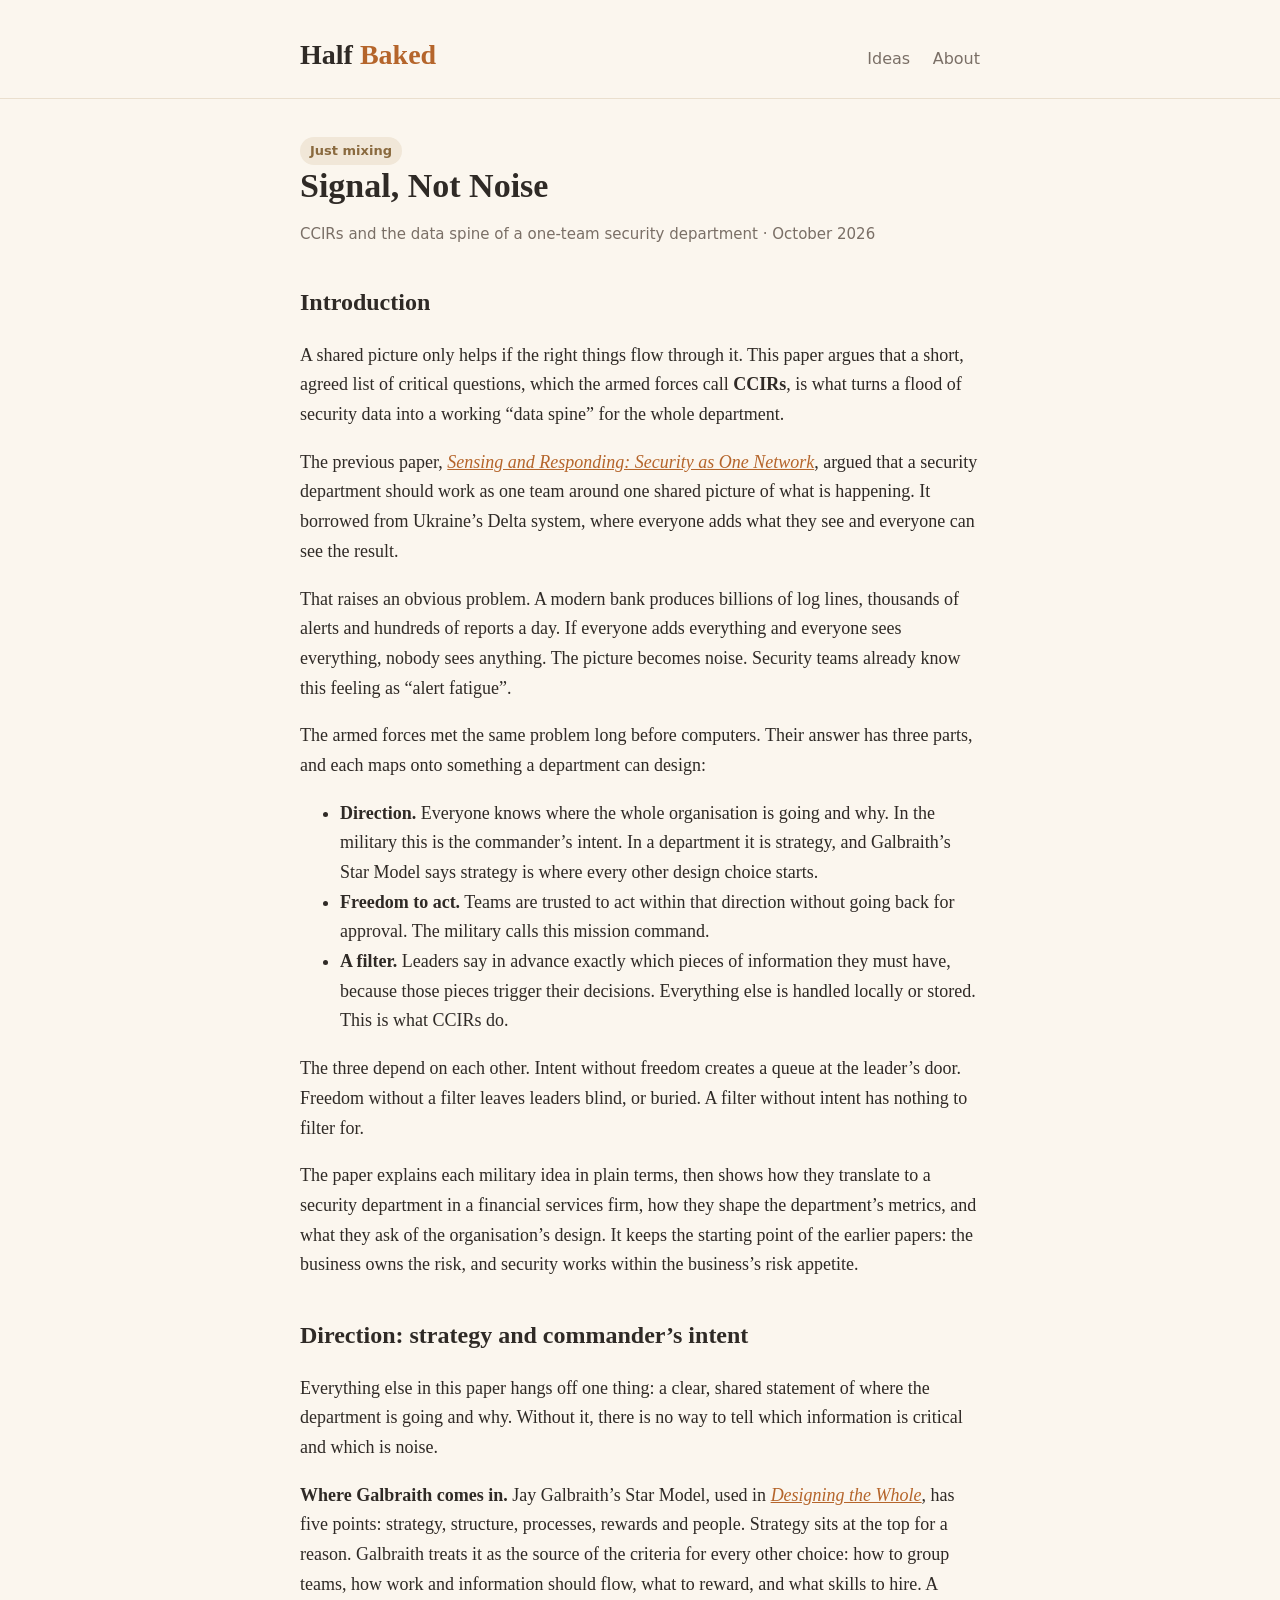
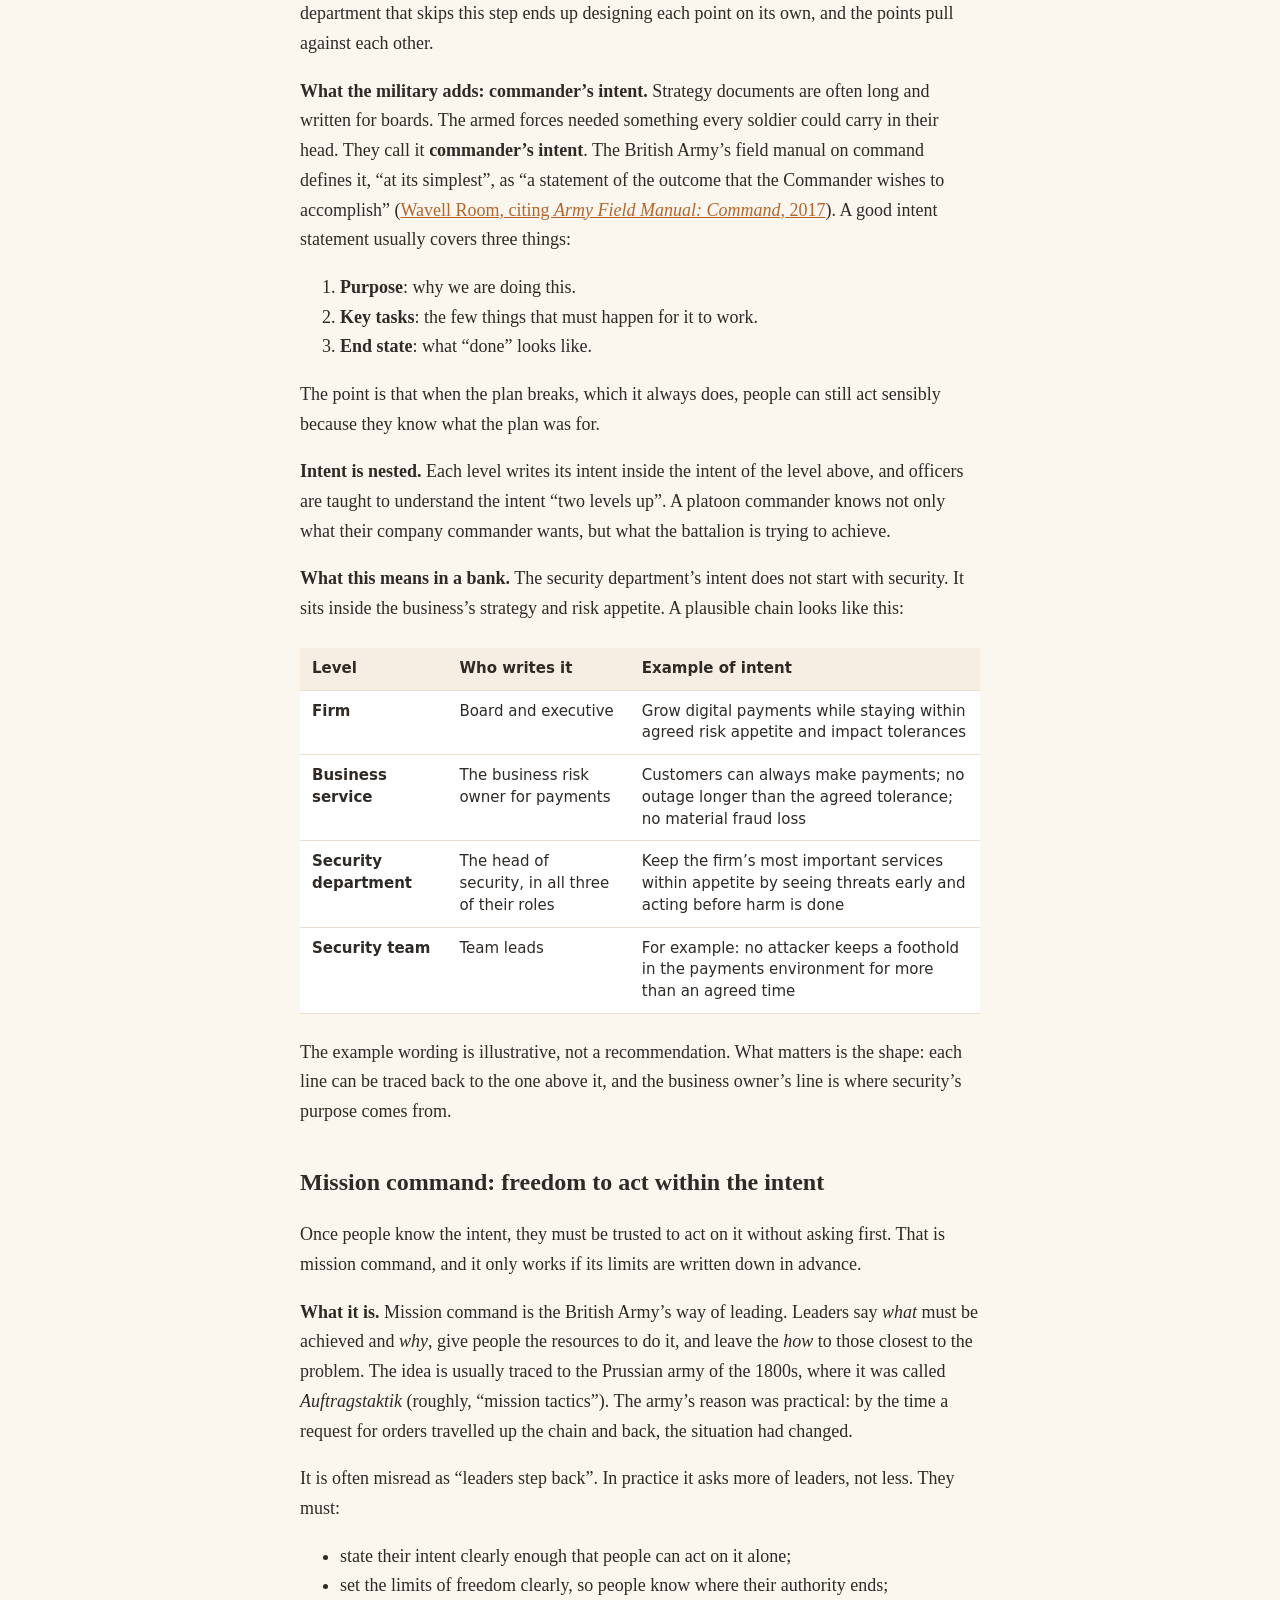
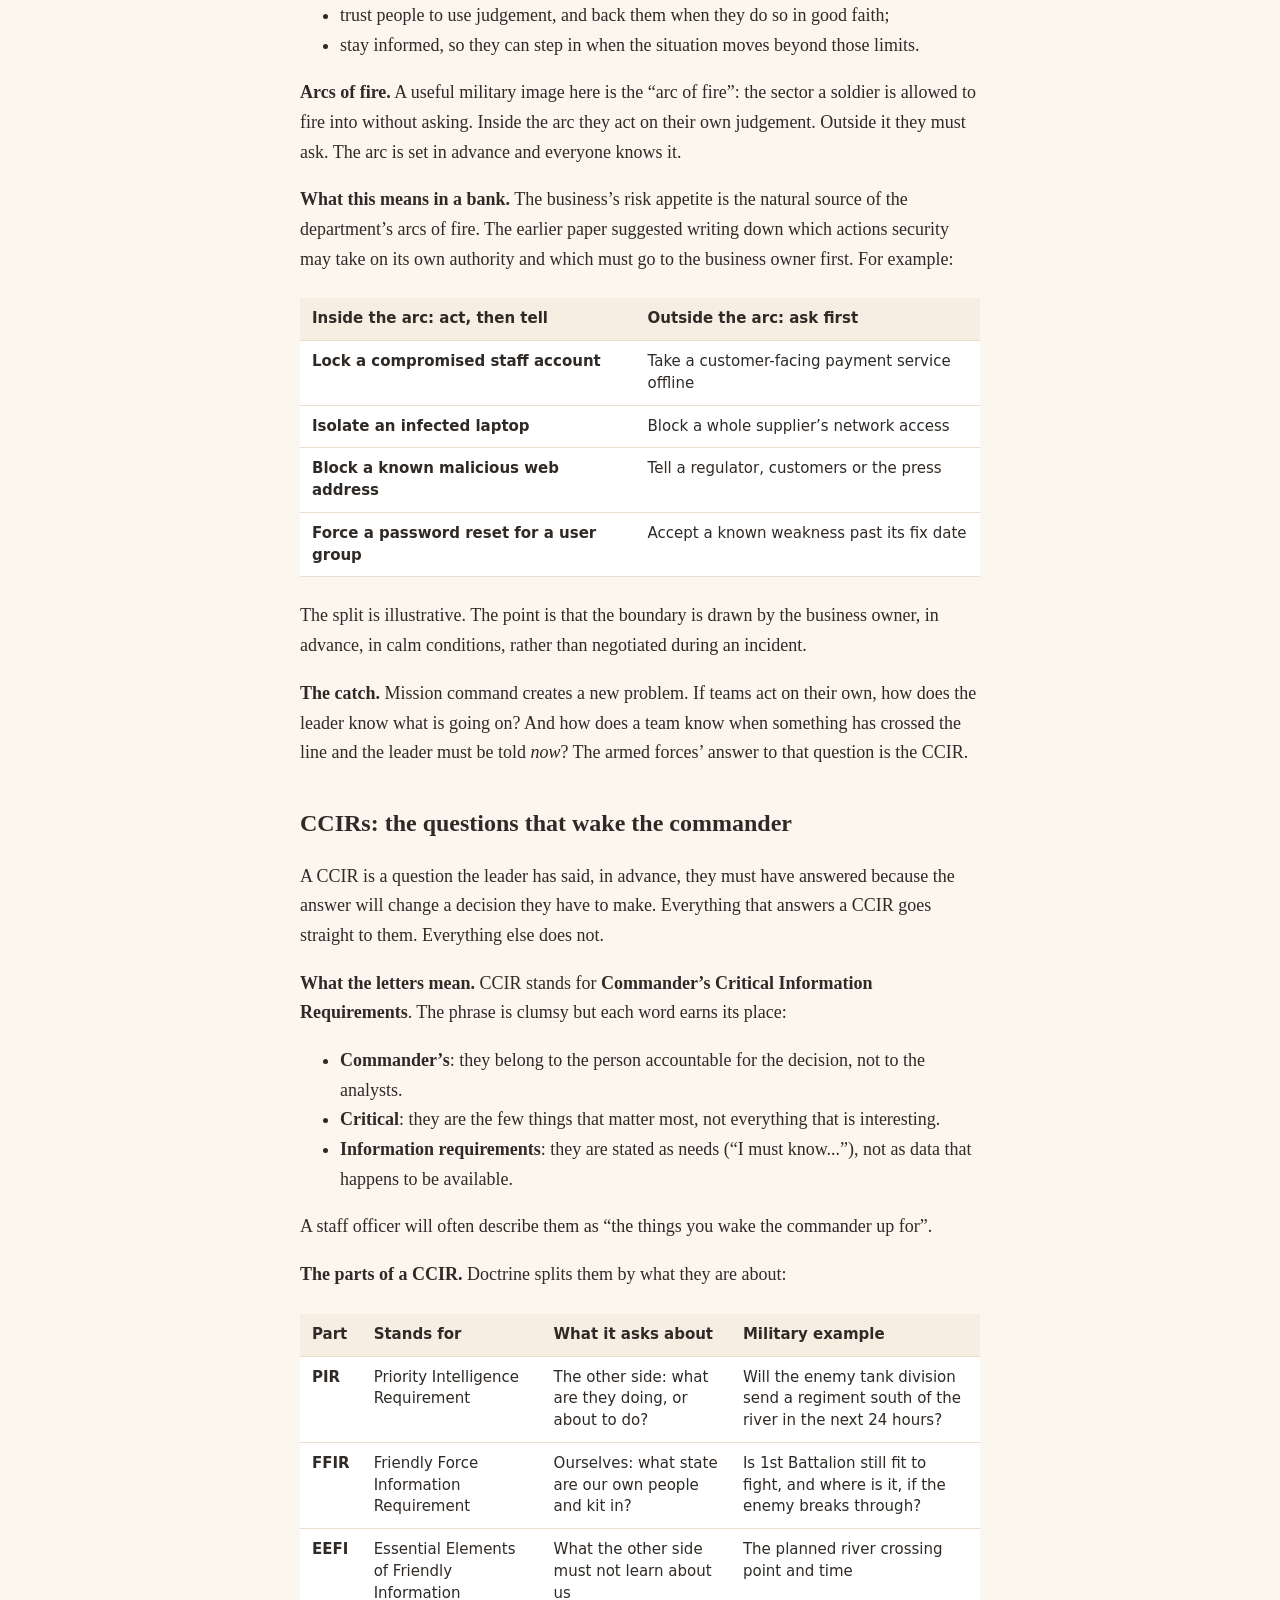
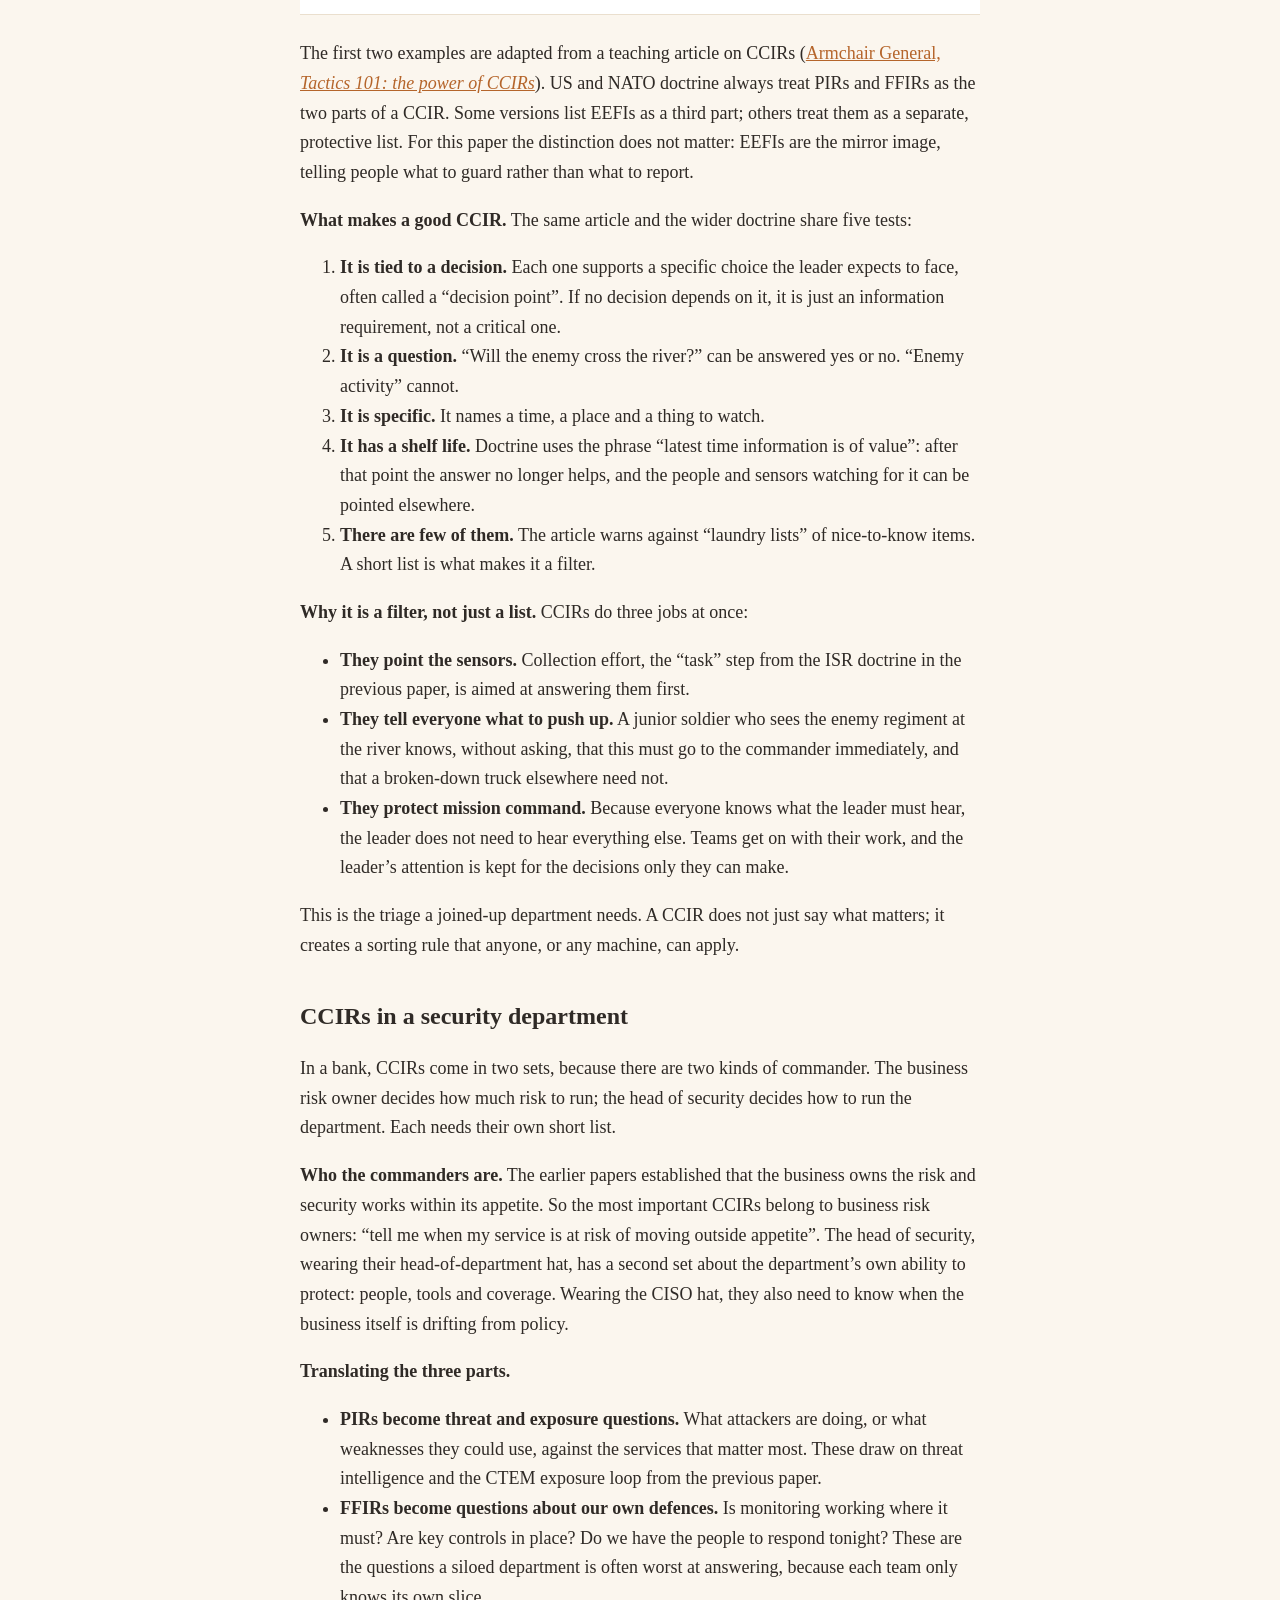
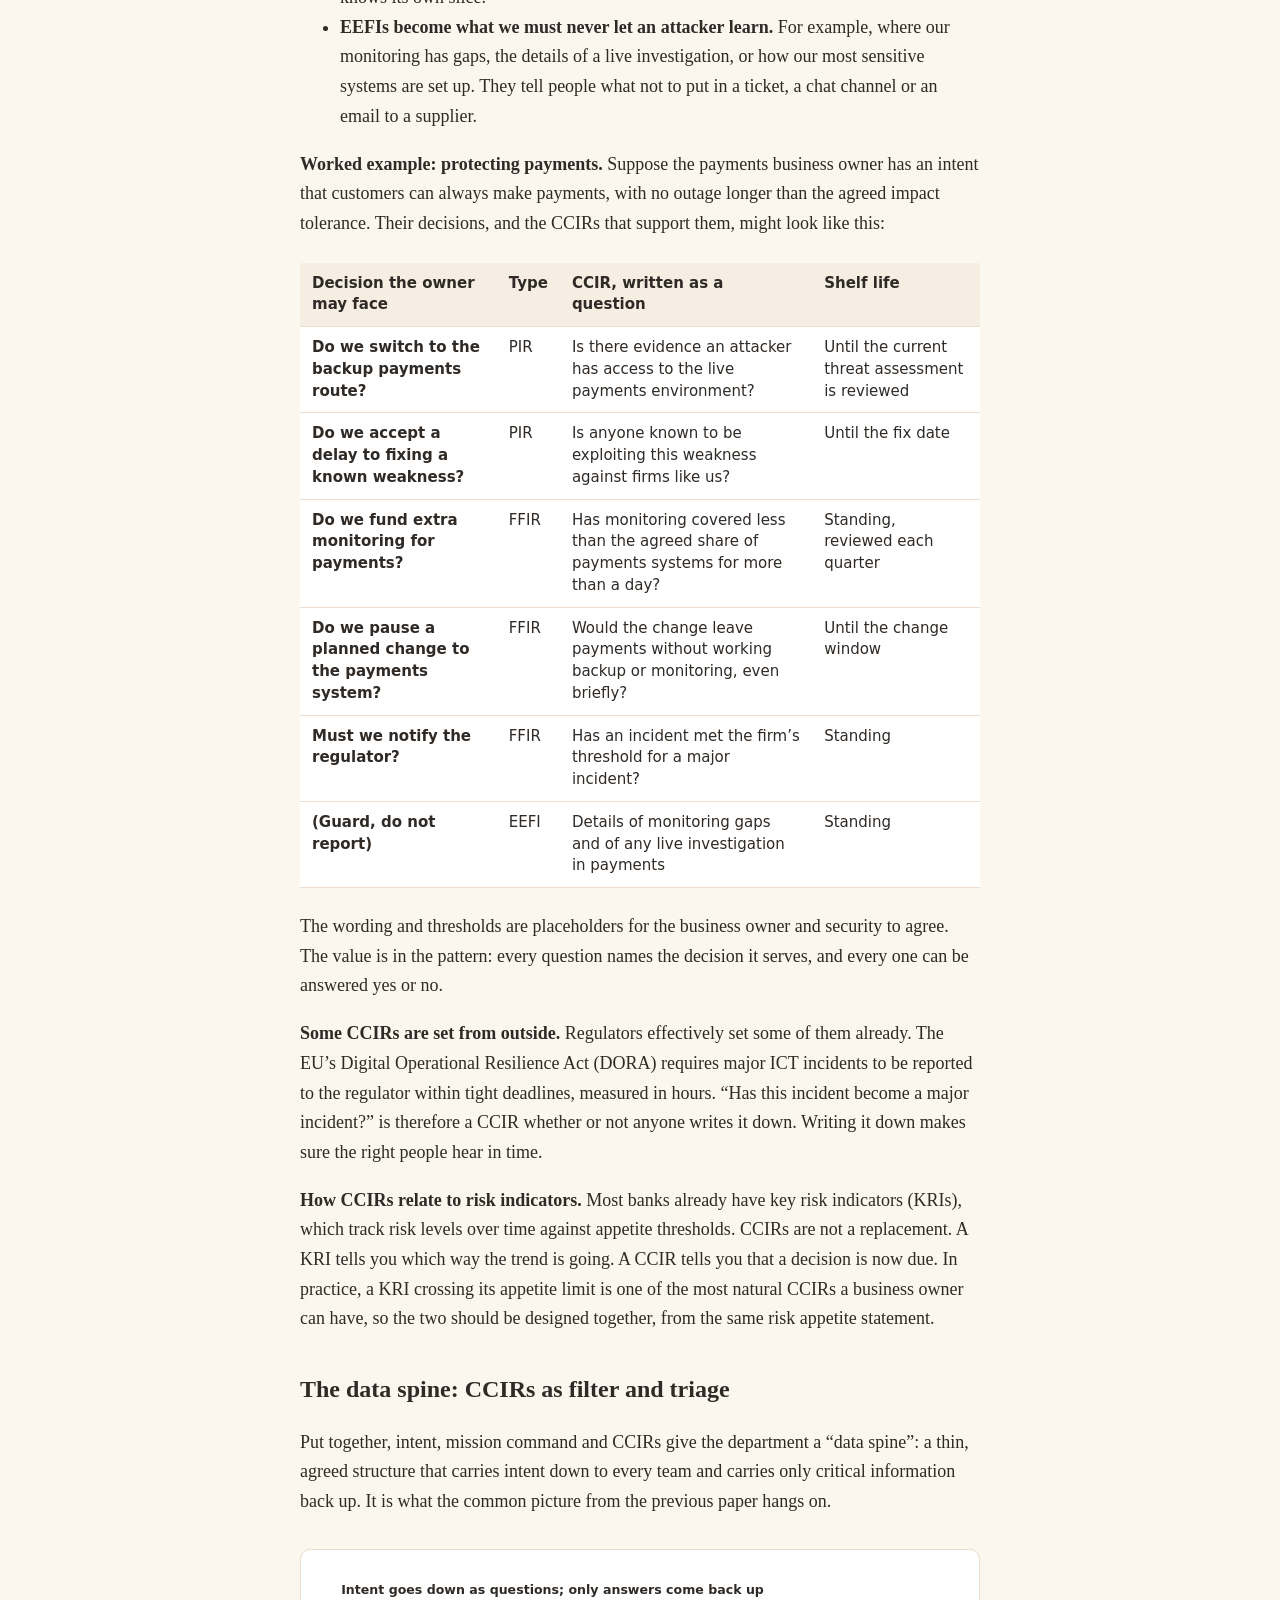
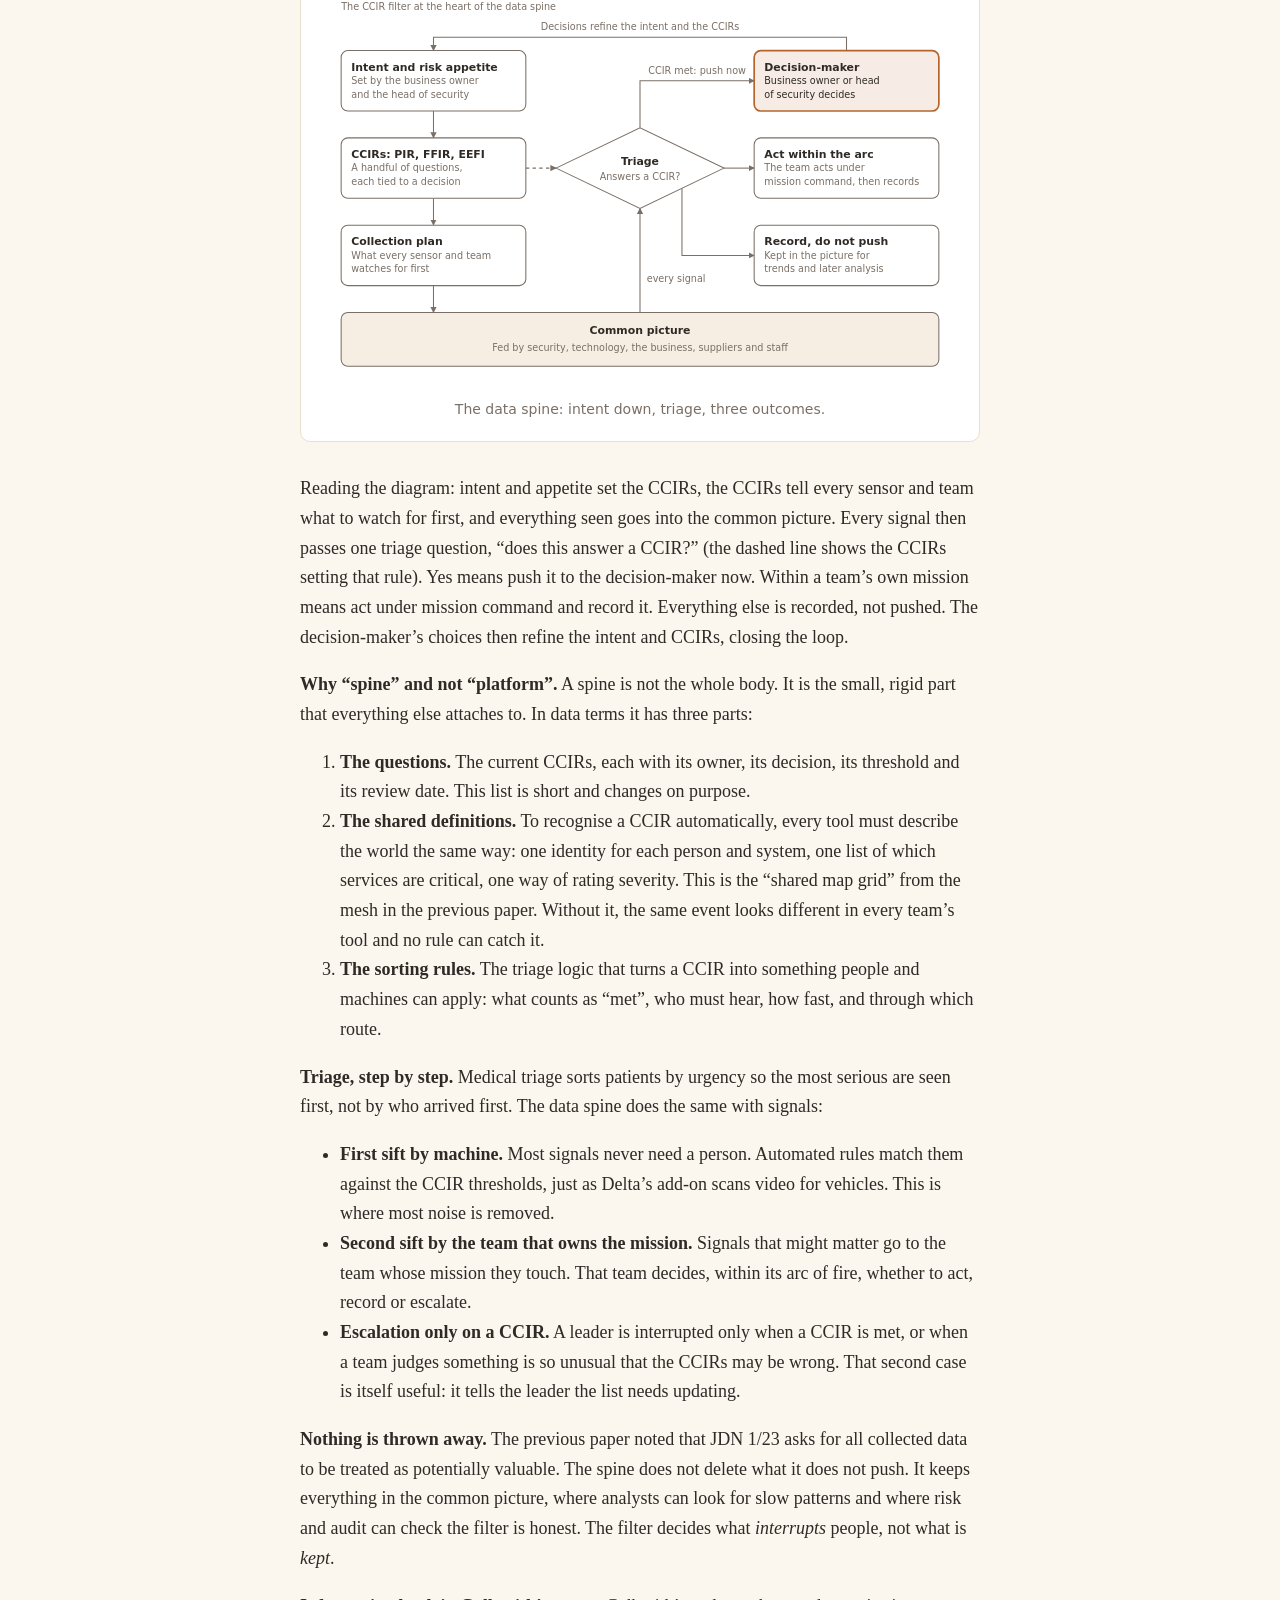
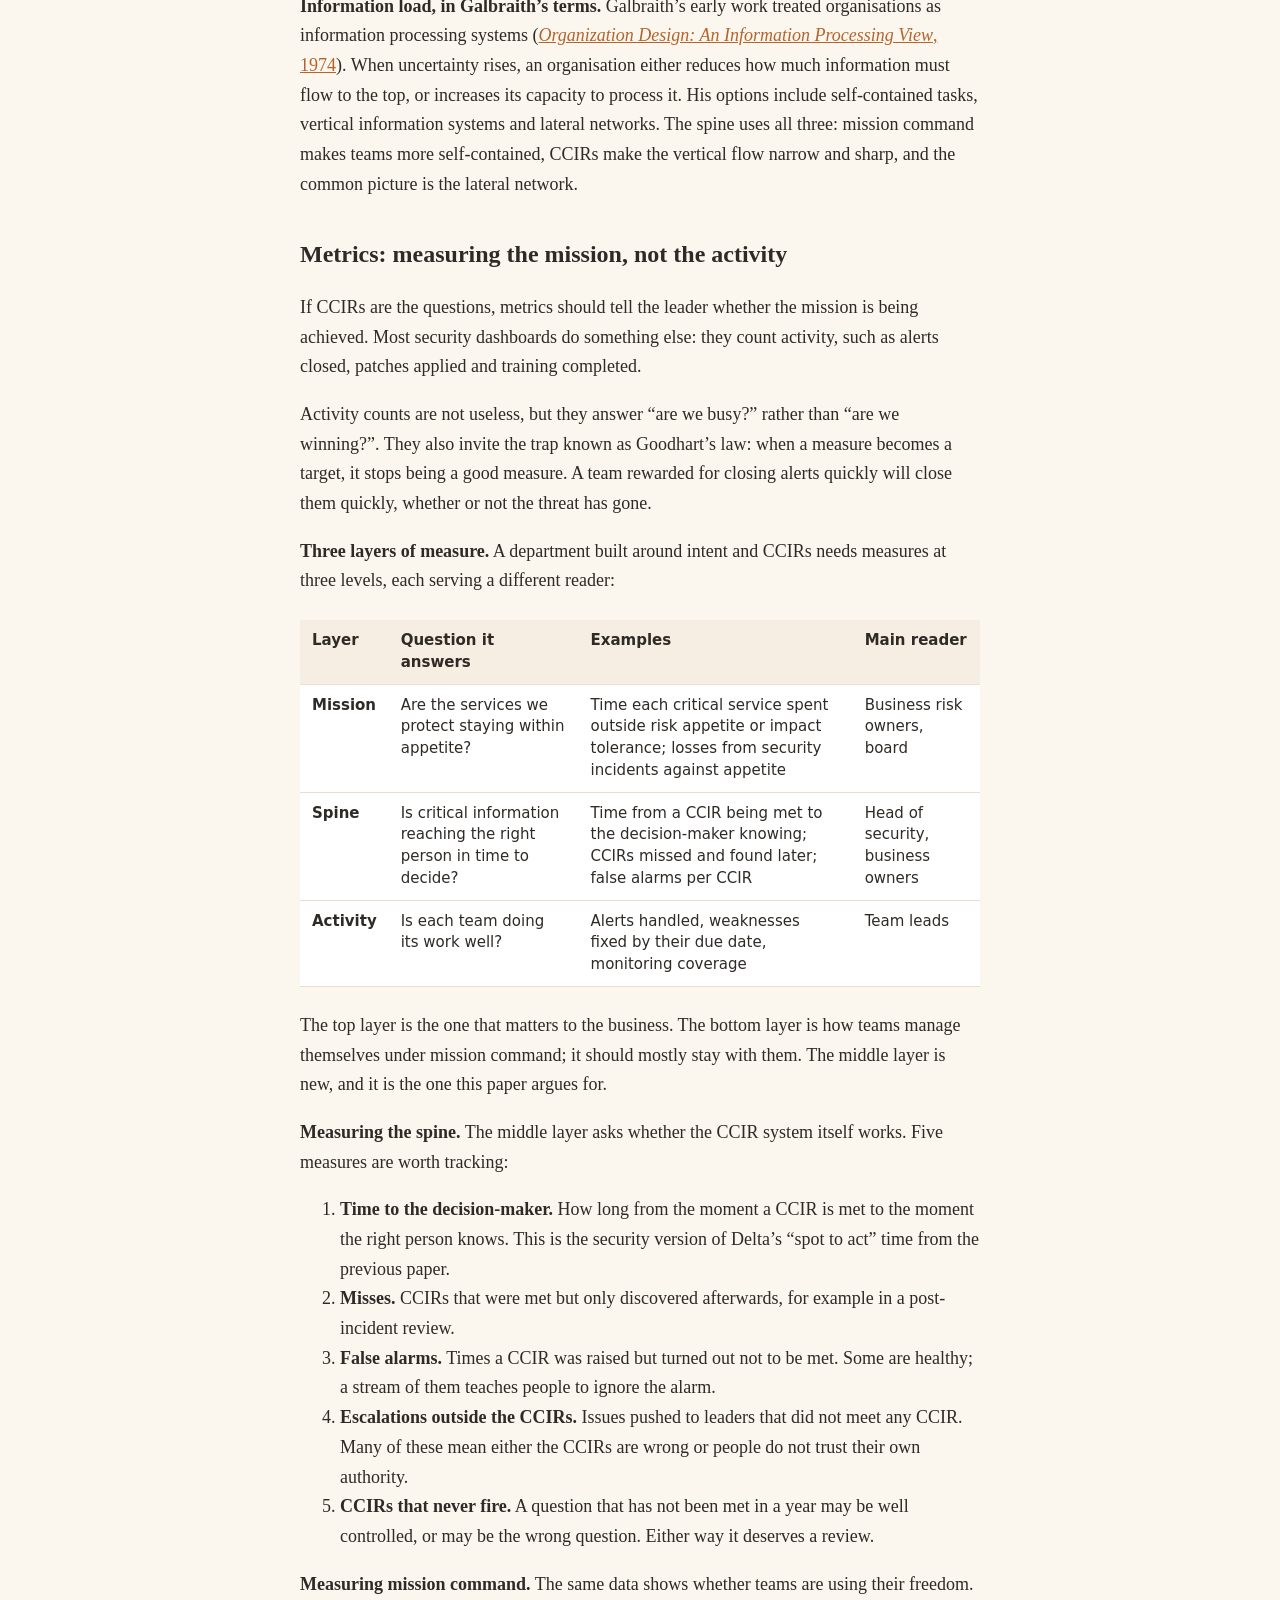
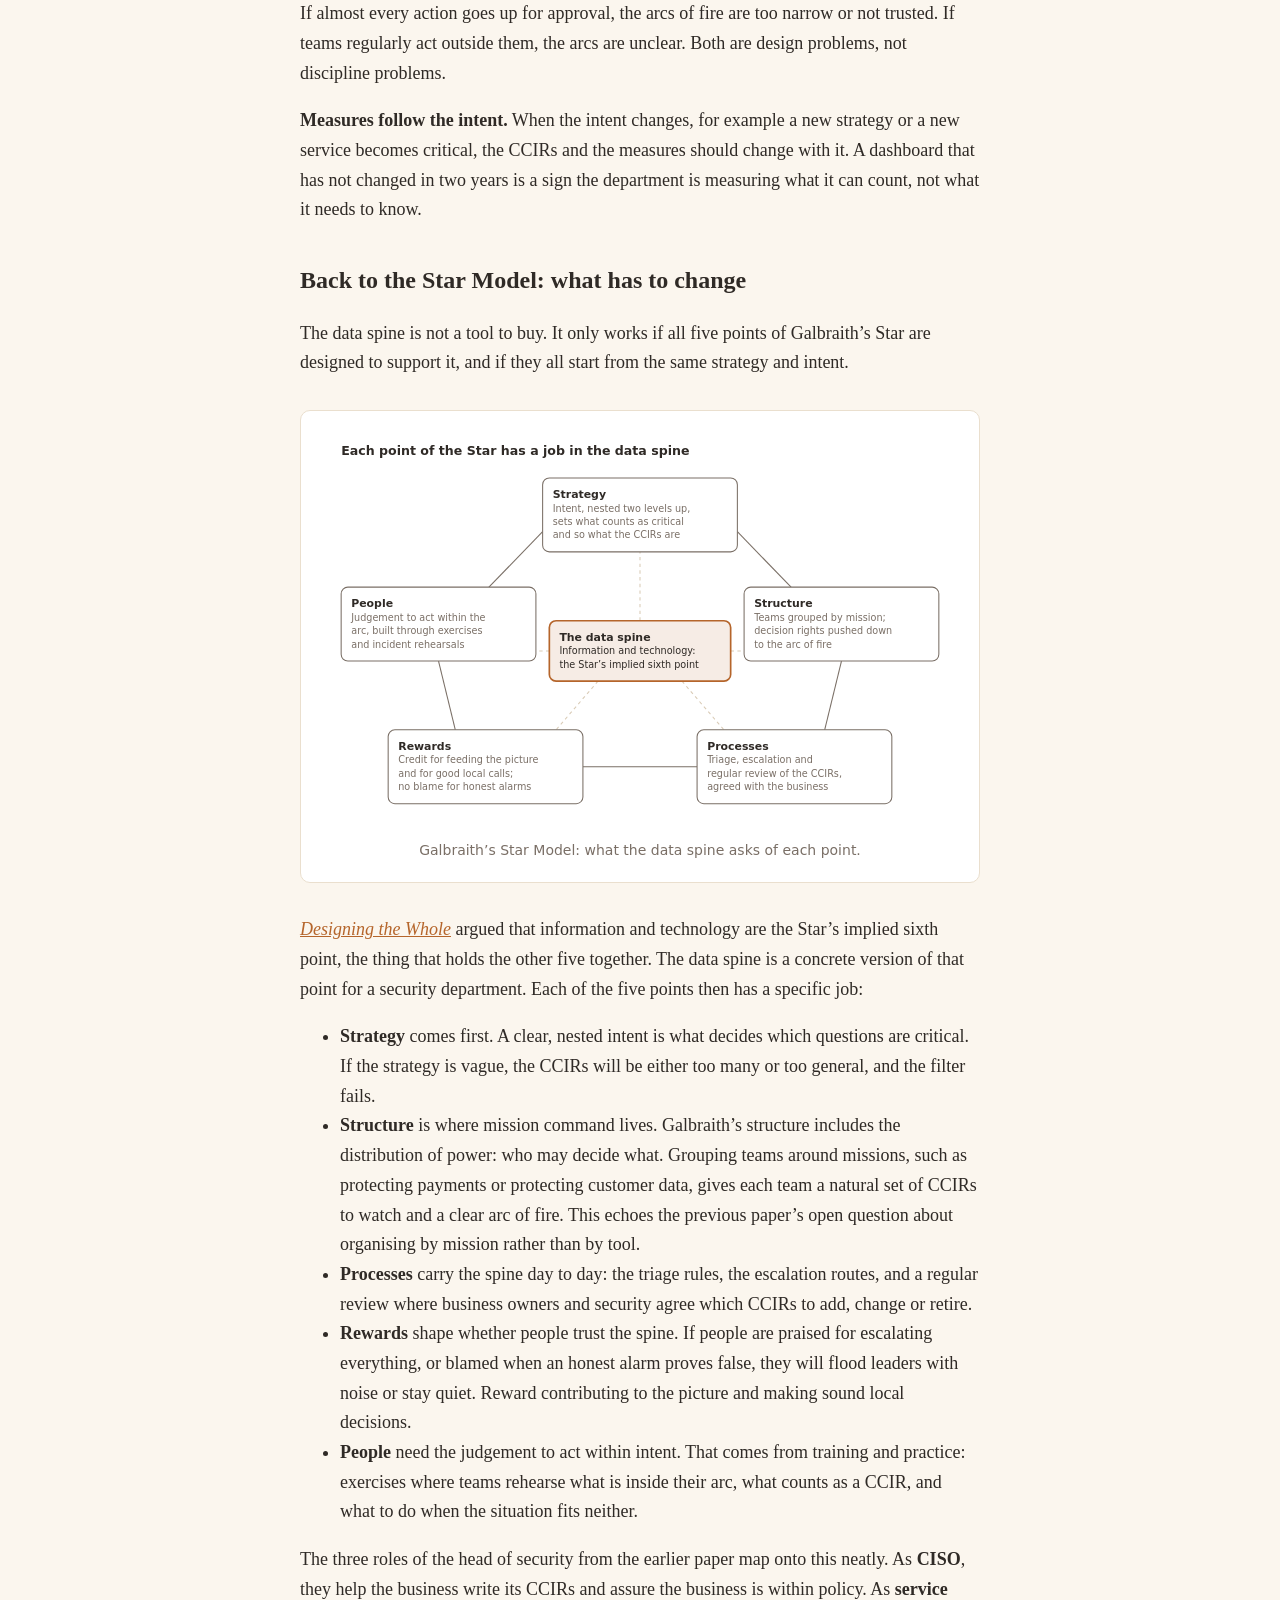
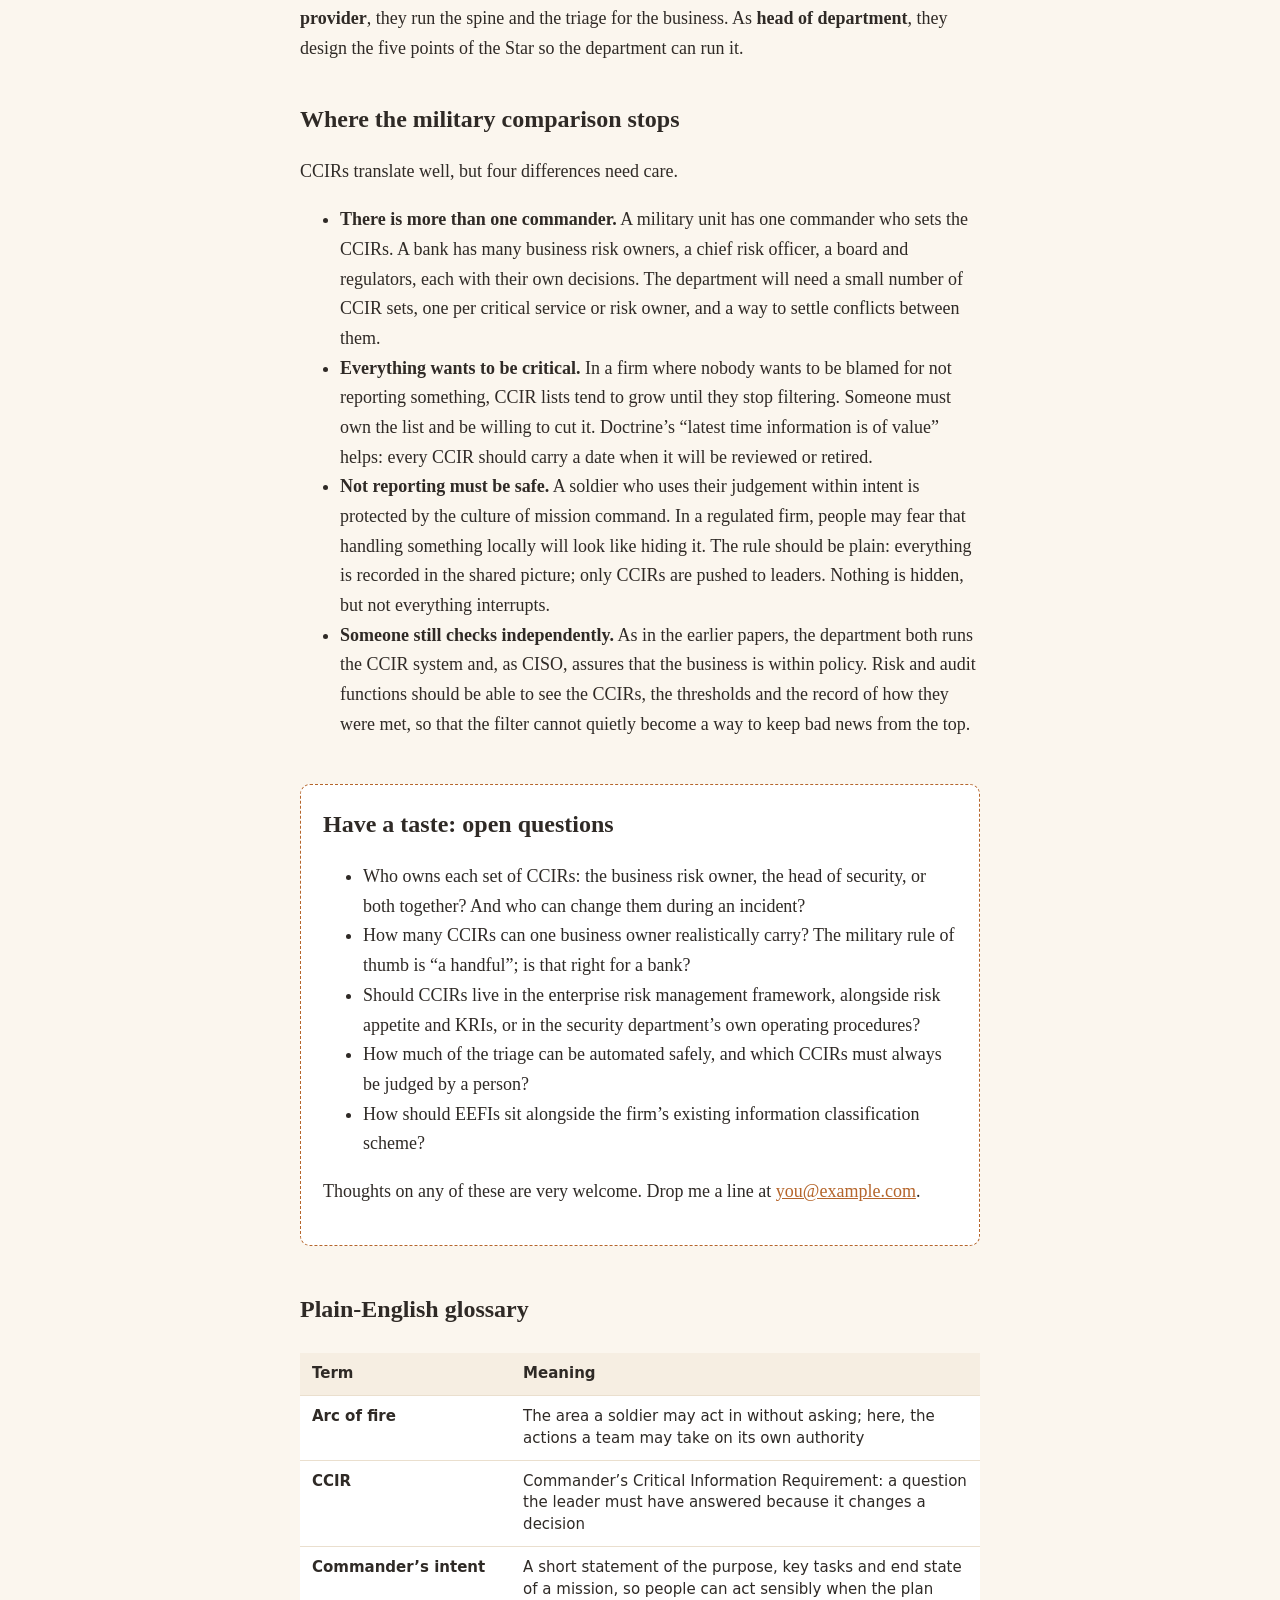
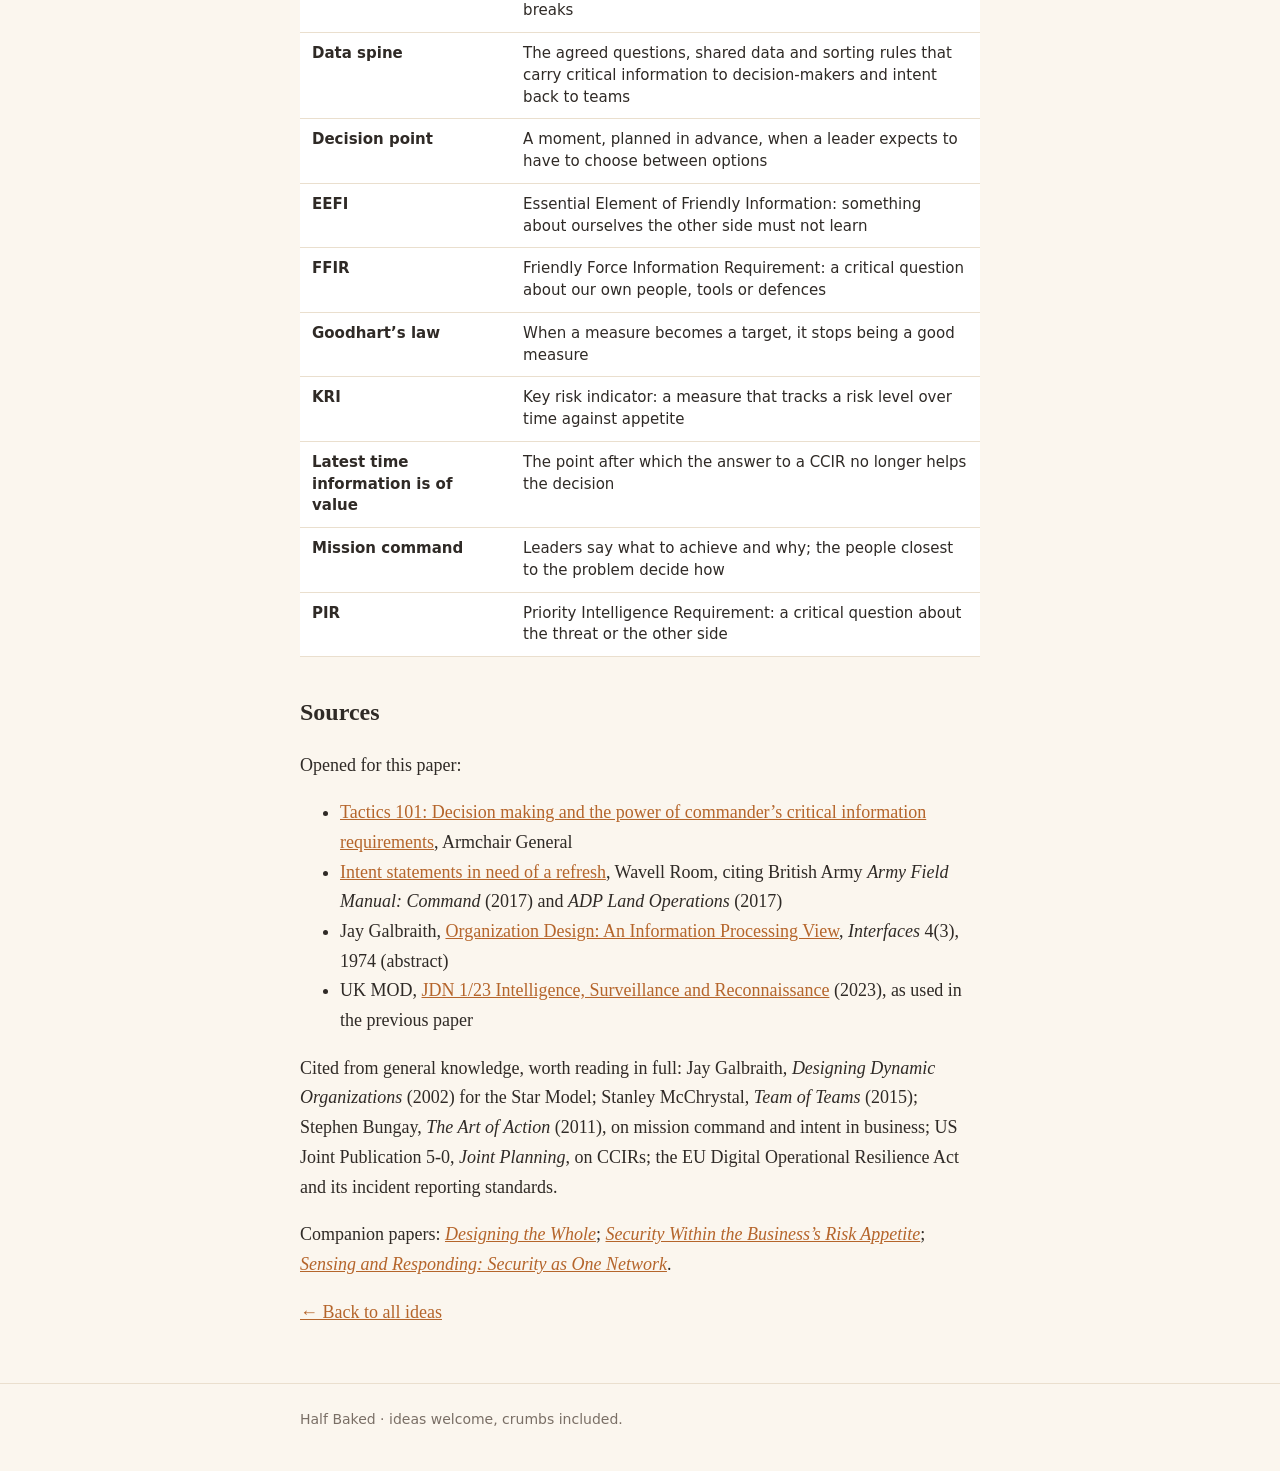
<file: signal-not-noise.html>
<!DOCTYPE html>
<html lang="en">
<head>
  <meta charset="UTF-8">
  <meta name="viewport" content="width=device-width, initial-scale=1.0">
  <title>Signal, Not Noise · Half Baked</title>
  <meta name="description" content="How a short list of critical questions, the military&rsquo;s CCIRs, turns a flood of security data into a working data spine.">
  <link rel="stylesheet" href="style.css">
  <style>
    /* Tables on this page */
    .table-wrap { overflow-x: auto; margin: 24px 0; }
    table { width: 100%; border-collapse: collapse; background: var(--card); font-family: system-ui, sans-serif; font-size: 15px; line-height: 1.45; }
    th, td { text-align: left; vertical-align: top; padding: 10px 12px; border-bottom: 1px solid var(--line); }
    th { background: #f6eee2; font-weight: 600; }
    td:first-child { font-weight: 600; }
  </style>
</head>
<body>

  <header>
    <div class="wrap">
      <a class="site-name" href="index.html">Half <span>Baked</span></a>
      <nav>
        <a href="index.html">Ideas</a>
        <a href="about.html">About</a>
      </nav>
    </div>
  </header>

  <main class="wrap">
    <span class="status mixing">Just mixing</span>
    <h1>Signal, Not Noise</h1>
    <p class="meta">CCIRs and the data spine of a one-team security department &middot; October 2026</p>
<h2>Introduction</h2>
<p>A shared picture only helps if the right things flow through it. This paper argues that a short, agreed list of critical questions, which the armed forces call <strong>CCIRs</strong>, is what turns a flood of security data into a working &ldquo;data spine&rdquo; for the whole department.</p>
<p>The previous paper, <a href="sensing-and-responding.html"><em>Sensing and Responding: Security as One Network</em></a>, argued that a security department should work as one team around one shared picture of what is happening. It borrowed from Ukraine&rsquo;s Delta system, where everyone adds what they see and everyone can see the result.</p>
<p>That raises an obvious problem. A modern bank produces billions of log lines, thousands of alerts and hundreds of reports a day. If everyone adds everything and everyone sees everything, nobody sees anything. The picture becomes noise. Security teams already know this feeling as &ldquo;alert fatigue&rdquo;.</p>
<p>The armed forces met the same problem long before computers. Their answer has three parts, and each maps onto something a department can design:</p>
<ul><li><strong>Direction.</strong> Everyone knows where the whole organisation is going and why. In the military this is the commander&rsquo;s intent. In a department it is strategy, and Galbraith&rsquo;s Star Model says strategy is where every other design choice starts.</li><li><strong>Freedom to act.</strong> Teams are trusted to act within that direction without going back for approval. The military calls this mission command.</li><li><strong>A filter.</strong> Leaders say in advance exactly which pieces of information they must have, because those pieces trigger their decisions. Everything else is handled locally or stored. This is what CCIRs do.</li></ul>
<p>The three depend on each other. Intent without freedom creates a queue at the leader&rsquo;s door. Freedom without a filter leaves leaders blind, or buried. A filter without intent has nothing to filter for.</p>
<p>The paper explains each military idea in plain terms, then shows how they translate to a security department in a financial services firm, how they shape the department&rsquo;s metrics, and what they ask of the organisation&rsquo;s design. It keeps the starting point of the earlier papers: the business owns the risk, and security works within the business&rsquo;s risk appetite.</p>
<h2>Direction: strategy and commander&rsquo;s intent</h2>
<p>Everything else in this paper hangs off one thing: a clear, shared statement of where the department is going and why. Without it, there is no way to tell which information is critical and which is noise.</p>
<p><strong>Where Galbraith comes in.</strong> Jay Galbraith&rsquo;s Star Model, used in <a href="avoiding-accidental-design.html"><em>Designing the Whole</em></a>, has five points: strategy, structure, processes, rewards and people. Strategy sits at the top for a reason. Galbraith treats it as the source of the criteria for every other choice: how to group teams, how work and information should flow, what to reward, and what skills to hire. A department that skips this step ends up designing each point on its own, and the points pull against each other.</p>
<p><strong>What the military adds: commander&rsquo;s intent.</strong> Strategy documents are often long and written for boards. The armed forces needed something every soldier could carry in their head. They call it <strong>commander&rsquo;s intent</strong>. The British Army&rsquo;s field manual on command defines it, &ldquo;at its simplest&rdquo;, as &ldquo;a statement of the outcome that the Commander wishes to accomplish&rdquo; (<a href="https://wavellroom.com/2021/10/22/intent-statements-in-need-of-a-refresh/">Wavell Room, citing <em>Army Field Manual: Command</em>, 2017</a>). A good intent statement usually covers three things:</p>
<ol><li><strong>Purpose</strong>: why we are doing this.</li><li><strong>Key tasks</strong>: the few things that must happen for it to work.</li><li><strong>End state</strong>: what &ldquo;done&rdquo; looks like.</li></ol>
<p>The point is that when the plan breaks, which it always does, people can still act sensibly because they know what the plan was for.</p>
<p><strong>Intent is nested.</strong> Each level writes its intent inside the intent of the level above, and officers are taught to understand the intent &ldquo;two levels up&rdquo;. A platoon commander knows not only what their company commander wants, but what the battalion is trying to achieve.</p>
<p><strong>What this means in a bank.</strong> The security department&rsquo;s intent does not start with security. It sits inside the business&rsquo;s strategy and risk appetite. A plausible chain looks like this:</p>
<div class="table-wrap"><table><thead><tr><th>Level</th><th>Who writes it</th><th>Example of intent</th></tr></thead><tbody><tr><td>Firm</td><td>Board and executive</td><td>Grow digital payments while staying within agreed risk appetite and impact tolerances</td></tr><tr><td>Business service</td><td>The business risk owner for payments</td><td>Customers can always make payments; no outage longer than the agreed tolerance; no material fraud loss</td></tr><tr><td>Security department</td><td>The head of security, in all three of their roles</td><td>Keep the firm&rsquo;s most important services within appetite by seeing threats early and acting before harm is done</td></tr><tr><td>Security team</td><td>Team leads</td><td>For example: no attacker keeps a foothold in the payments environment for more than an agreed time</td></tr></tbody></table></div>
<p>The example wording is illustrative, not a recommendation. What matters is the shape: each line can be traced back to the one above it, and the business owner&rsquo;s line is where security&rsquo;s purpose comes from.</p>
<h2>Mission command: freedom to act within the intent</h2>
<p>Once people know the intent, they must be trusted to act on it without asking first. That is mission command, and it only works if its limits are written down in advance.</p>
<p><strong>What it is.</strong> Mission command is the British Army&rsquo;s way of leading. Leaders say <em>what</em> must be achieved and <em>why</em>, give people the resources to do it, and leave the <em>how</em> to those closest to the problem. The idea is usually traced to the Prussian army of the 1800s, where it was called <em>Auftragstaktik</em> (roughly, &ldquo;mission tactics&rdquo;). The army&rsquo;s reason was practical: by the time a request for orders travelled up the chain and back, the situation had changed.</p>
<p>It is often misread as &ldquo;leaders step back&rdquo;. In practice it asks more of leaders, not less. They must:</p>
<ul><li>state their intent clearly enough that people can act on it alone;</li><li>set the limits of freedom clearly, so people know where their authority ends;</li><li>trust people to use judgement, and back them when they do so in good faith;</li><li>stay informed, so they can step in when the situation moves beyond those limits.</li></ul>
<p><strong>Arcs of fire.</strong> A useful military image here is the &ldquo;arc of fire&rdquo;: the sector a soldier is allowed to fire into without asking. Inside the arc they act on their own judgement. Outside it they must ask. The arc is set in advance and everyone knows it.</p>
<p><strong>What this means in a bank.</strong> The business&rsquo;s risk appetite is the natural source of the department&rsquo;s arcs of fire. The earlier paper suggested writing down which actions security may take on its own authority and which must go to the business owner first. For example:</p>
<div class="table-wrap"><table><thead><tr><th>Inside the arc: act, then tell</th><th>Outside the arc: ask first</th></tr></thead><tbody><tr><td>Lock a compromised staff account</td><td>Take a customer-facing payment service offline</td></tr><tr><td>Isolate an infected laptop</td><td>Block a whole supplier&rsquo;s network access</td></tr><tr><td>Block a known malicious web address</td><td>Tell a regulator, customers or the press</td></tr><tr><td>Force a password reset for a user group</td><td>Accept a known weakness past its fix date</td></tr></tbody></table></div>
<p>The split is illustrative. The point is that the boundary is drawn by the business owner, in advance, in calm conditions, rather than negotiated during an incident.</p>
<p><strong>The catch.</strong> Mission command creates a new problem. If teams act on their own, how does the leader know what is going on? And how does a team know when something has crossed the line and the leader must be told <em>now</em>? The armed forces&rsquo; answer to that question is the CCIR.</p>
<h2>CCIRs: the questions that wake the commander</h2>
<p>A CCIR is a question the leader has said, in advance, they must have answered because the answer will change a decision they have to make. Everything that answers a CCIR goes straight to them. Everything else does not.</p>
<p><strong>What the letters mean.</strong> CCIR stands for <strong>Commander&rsquo;s Critical Information Requirements</strong>. The phrase is clumsy but each word earns its place:</p>
<ul><li><strong>Commander&rsquo;s</strong>: they belong to the person accountable for the decision, not to the analysts.</li><li><strong>Critical</strong>: they are the few things that matter most, not everything that is interesting.</li><li><strong>Information requirements</strong>: they are stated as needs (&ldquo;I must know...&rdquo;), not as data that happens to be available.</li></ul>
<p>A staff officer will often describe them as &ldquo;the things you wake the commander up for&rdquo;.</p>
<p><strong>The parts of a CCIR.</strong> Doctrine splits them by what they are about:</p>
<div class="table-wrap"><table><thead><tr><th>Part</th><th>Stands for</th><th>What it asks about</th><th>Military example</th></tr></thead><tbody><tr><td>PIR</td><td>Priority Intelligence Requirement</td><td>The other side: what are they doing, or about to do?</td><td>Will the enemy tank division send a regiment south of the river in the next 24 hours?</td></tr><tr><td>FFIR</td><td>Friendly Force Information Requirement</td><td>Ourselves: what state are our own people and kit in?</td><td>Is 1st Battalion still fit to fight, and where is it, if the enemy breaks through?</td></tr><tr><td>EEFI</td><td>Essential Elements of Friendly Information</td><td>What the other side must not learn about us</td><td>The planned river crossing point and time</td></tr></tbody></table></div>
<p>The first two examples are adapted from a teaching article on CCIRs (<a href="https://armchairgeneral.com/tactics-101-014-decision-making-and-the-power-of-commanders-critical-information-requirements.htm/3">Armchair General, <em>Tactics 101: the power of CCIRs</em></a>). US and NATO doctrine always treat PIRs and FFIRs as the two parts of a CCIR. Some versions list EEFIs as a third part; others treat them as a separate, protective list. For this paper the distinction does not matter: EEFIs are the mirror image, telling people what to guard rather than what to report.</p>
<p><strong>What makes a good CCIR.</strong> The same article and the wider doctrine share five tests:</p>
<ol><li><strong>It is tied to a decision.</strong> Each one supports a specific choice the leader expects to face, often called a &ldquo;decision point&rdquo;. If no decision depends on it, it is just an information requirement, not a critical one.</li><li><strong>It is a question.</strong> &ldquo;Will the enemy cross the river?&rdquo; can be answered yes or no. &ldquo;Enemy activity&rdquo; cannot.</li><li><strong>It is specific.</strong> It names a time, a place and a thing to watch.</li><li><strong>It has a shelf life.</strong> Doctrine uses the phrase &ldquo;latest time information is of value&rdquo;: after that point the answer no longer helps, and the people and sensors watching for it can be pointed elsewhere.</li><li><strong>There are few of them.</strong> The article warns against &ldquo;laundry lists&rdquo; of nice-to-know items. A short list is what makes it a filter.</li></ol>
<p><strong>Why it is a filter, not just a list.</strong> CCIRs do three jobs at once:</p>
<ul><li><strong>They point the sensors.</strong> Collection effort, the &ldquo;task&rdquo; step from the ISR doctrine in the previous paper, is aimed at answering them first.</li><li><strong>They tell everyone what to push up.</strong> A junior soldier who sees the enemy regiment at the river knows, without asking, that this must go to the commander immediately, and that a broken-down truck elsewhere need not.</li><li><strong>They protect mission command.</strong> Because everyone knows what the leader must hear, the leader does not need to hear everything else. Teams get on with their work, and the leader&rsquo;s attention is kept for the decisions only they can make.</li></ul>
<p>This is the triage a joined-up department needs. A CCIR does not just say what matters; it creates a sorting rule that anyone, or any machine, can apply.</p>
<h2>CCIRs in a security department</h2>
<p>In a bank, CCIRs come in two sets, because there are two kinds of commander. The business risk owner decides how much risk to run; the head of security decides how to run the department. Each needs their own short list.</p>
<p><strong>Who the commanders are.</strong> The earlier papers established that the business owns the risk and security works within its appetite. So the most important CCIRs belong to business risk owners: &ldquo;tell me when my service is at risk of moving outside appetite&rdquo;. The head of security, wearing their head-of-department hat, has a second set about the department&rsquo;s own ability to protect: people, tools and coverage. Wearing the CISO hat, they also need to know when the business itself is drifting from policy.</p>
<p><strong>Translating the three parts.</strong></p>
<ul><li><strong>PIRs become threat and exposure questions.</strong> What attackers are doing, or what weaknesses they could use, against the services that matter most. These draw on threat intelligence and the CTEM exposure loop from the previous paper.</li><li><strong>FFIRs become questions about our own defences.</strong> Is monitoring working where it must? Are key controls in place? Do we have the people to respond tonight? These are the questions a siloed department is often worst at answering, because each team only knows its own slice.</li><li><strong>EEFIs become what we must never let an attacker learn.</strong> For example, where our monitoring has gaps, the details of a live investigation, or how our most sensitive systems are set up. They tell people what not to put in a ticket, a chat channel or an email to a supplier.</li></ul>
<p><strong>Worked example: protecting payments.</strong> Suppose the payments business owner has an intent that customers can always make payments, with no outage longer than the agreed impact tolerance. Their decisions, and the CCIRs that support them, might look like this:</p>
<div class="table-wrap"><table><thead><tr><th>Decision the owner may face</th><th>Type</th><th>CCIR, written as a question</th><th>Shelf life</th></tr></thead><tbody><tr><td>Do we switch to the backup payments route?</td><td>PIR</td><td>Is there evidence an attacker has access to the live payments environment?</td><td>Until the current threat assessment is reviewed</td></tr><tr><td>Do we accept a delay to fixing a known weakness?</td><td>PIR</td><td>Is anyone known to be exploiting this weakness against firms like us?</td><td>Until the fix date</td></tr><tr><td>Do we fund extra monitoring for payments?</td><td>FFIR</td><td>Has monitoring covered less than the agreed share of payments systems for more than a day?</td><td>Standing, reviewed each quarter</td></tr><tr><td>Do we pause a planned change to the payments system?</td><td>FFIR</td><td>Would the change leave payments without working backup or monitoring, even briefly?</td><td>Until the change window</td></tr><tr><td>Must we notify the regulator?</td><td>FFIR</td><td>Has an incident met the firm&rsquo;s threshold for a major incident?</td><td>Standing</td></tr><tr><td>(Guard, do not report)</td><td>EEFI</td><td>Details of monitoring gaps and of any live investigation in payments</td><td>Standing</td></tr></tbody></table></div>
<p>The wording and thresholds are placeholders for the business owner and security to agree. The value is in the pattern: every question names the decision it serves, and every one can be answered yes or no.</p>
<p><strong>Some CCIRs are set from outside.</strong> Regulators effectively set some of them already. The EU&rsquo;s Digital Operational Resilience Act (DORA) requires major ICT incidents to be reported to the regulator within tight deadlines, measured in hours. &ldquo;Has this incident become a major incident?&rdquo; is therefore a CCIR whether or not anyone writes it down. Writing it down makes sure the right people hear in time.</p>
<p><strong>How CCIRs relate to risk indicators.</strong> Most banks already have key risk indicators (KRIs), which track risk levels over time against appetite thresholds. CCIRs are not a replacement. A KRI tells you which way the trend is going. A CCIR tells you that a decision is now due. In practice, a KRI crossing its appetite limit is one of the most natural CCIRs a business owner can have, so the two should be designed together, from the same risk appetite statement.</p>
<h2>The data spine: CCIRs as filter and triage</h2>
<p>Put together, intent, mission command and CCIRs give the department a &ldquo;data spine&rdquo;: a thin, agreed structure that carries intent down to every team and carries only critical information back up. It is what the common picture from the previous paper hangs on.</p>
<figure class="diagram">
<svg xmlns='http://www.w3.org/2000/svg' viewBox='0 0 760 496' role='img' aria-label='The data spine: intent and CCIRs set a collection plan; every signal passes a triage question, and is either pushed to the decision-maker, acted on within the arc, or recorded' font-family='system-ui, -apple-system, Segoe UI, sans-serif' font-size='13'>
<defs><marker id='spa' viewBox='0 0 10 10' refX='9' refY='5' markerWidth='6' markerHeight='6' orient='auto-start-reverse'><path d='M0 0L10 5L0 10z' fill='#7a6f66'/></marker></defs>
<text x='24' y='28' font-size='15' font-weight='600' text-anchor='start' fill='#2f2a26'>Intent goes down as questions; only answers come back up</text>
<text x='24' y='48' font-size='11.5' text-anchor='start' fill='#7a6f66'>The CCIR filter at the heart of the data spine</text>
<g fill='none' stroke='#7a6f66' stroke-width='1.25'><path d='M134 168V200' marker-end='url(#spa)'/><path d='M134 272V304' marker-end='url(#spa)'/><path d='M134 376V408' marker-end='url(#spa)'/><path d='M380 408V284' marker-end='url(#spa)'/><path d='M380 188V132H516' marker-end='url(#spa)'/><path d='M480 236H516' marker-end='url(#spa)'/><path d='M430 260V340H516' marker-end='url(#spa)'/><path d='M626 96V80H134V96' marker-end='url(#spa)'/><path d='M244 236H280' stroke-dasharray='4 4' marker-end='url(#spa)'/></g>
<text x='380' y='72' font-size='11.5' text-anchor='middle' fill='#7a6f66'>Decisions refine the intent and the CCIRs</text>
<text x='448' y='124' font-size='11.5' text-anchor='middle' fill='#7a6f66'>CCIR met: push now</text>
<text x='388' y='372' font-size='11.5' text-anchor='start' fill='#7a6f66'>every signal</text>
<rect x='24' y='96' width='220' height='72' rx='8' fill='#fff' fill-opacity='1' stroke='#7a6f66' stroke-width='1.25'/><text x='36' y='120' font-size='13' font-weight='600' text-anchor='start' fill='#2f2a26'>Intent and risk appetite</text><text x='36' y='136' font-size='11.5' text-anchor='start' fill='#7a6f66'>Set by the business owner</text><text x='36' y='152' font-size='11.5' text-anchor='start' fill='#7a6f66'>and the head of security</text>
<rect x='24' y='200' width='220' height='72' rx='8' fill='#fff' fill-opacity='1' stroke='#7a6f66' stroke-width='1.25'/><text x='36' y='224' font-size='13' font-weight='600' text-anchor='start' fill='#2f2a26'>CCIRs: PIR, FFIR, EEFI</text><text x='36' y='240' font-size='11.5' text-anchor='start' fill='#7a6f66'>A handful of questions,</text><text x='36' y='256' font-size='11.5' text-anchor='start' fill='#7a6f66'>each tied to a decision</text>
<rect x='24' y='304' width='220' height='72' rx='8' fill='#fff' fill-opacity='1' stroke='#7a6f66' stroke-width='1.25'/><text x='36' y='328' font-size='13' font-weight='600' text-anchor='start' fill='#2f2a26'>Collection plan</text><text x='36' y='344' font-size='11.5' text-anchor='start' fill='#7a6f66'>What every sensor and team</text><text x='36' y='360' font-size='11.5' text-anchor='start' fill='#7a6f66'>watches for first</text>
<polygon points='280,236 380,188 480,236 380,284' fill='#fff' stroke='#7a6f66' stroke-width='1.25'/>
<text x='380' y='232' font-size='13' font-weight='600' text-anchor='middle' fill='#2f2a26'>Triage</text><text x='380' y='250' font-size='11.5' text-anchor='middle' fill='#7a6f66'>Answers a CCIR?</text>
<rect x='516' y='96' width='220' height='72' rx='8' fill='#b5652b' fill-opacity='0.12' stroke='#b5652b' stroke-width='2'/><text x='528' y='120' font-size='13' font-weight='600' text-anchor='start' fill='#2f2a26'>Decision-maker</text><text x='528' y='136' font-size='11.5' text-anchor='start' fill='#2f2a26'>Business owner or head</text><text x='528' y='152' font-size='11.5' text-anchor='start' fill='#2f2a26'>of security decides</text>
<rect x='516' y='200' width='220' height='72' rx='8' fill='#fff' fill-opacity='1' stroke='#7a6f66' stroke-width='1.25'/><text x='528' y='224' font-size='13' font-weight='600' text-anchor='start' fill='#2f2a26'>Act within the arc</text><text x='528' y='240' font-size='11.5' text-anchor='start' fill='#7a6f66'>The team acts under</text><text x='528' y='256' font-size='11.5' text-anchor='start' fill='#7a6f66'>mission command, then records</text>
<rect x='516' y='304' width='220' height='72' rx='8' fill='#fff' fill-opacity='1' stroke='#7a6f66' stroke-width='1.25'/><text x='528' y='328' font-size='13' font-weight='600' text-anchor='start' fill='#2f2a26'>Record, do not push</text><text x='528' y='344' font-size='11.5' text-anchor='start' fill='#7a6f66'>Kept in the picture for</text><text x='528' y='360' font-size='11.5' text-anchor='start' fill='#7a6f66'>trends and later analysis</text>
<rect x='24' y='408' width='712' height='64' rx='8' fill='#f6eee2' stroke='#7a6f66' stroke-width='1.25'/>
<text x='380' y='434' font-size='13' font-weight='600' text-anchor='middle' fill='#2f2a26'>Common picture</text><text x='380' y='454' font-size='11.5' text-anchor='middle' fill='#7a6f66'>Fed by security, technology, the business, suppliers and staff</text>
</svg>
<figcaption>The data spine: intent down, triage, three outcomes.</figcaption>
</figure>
<p>Reading the diagram: intent and appetite set the CCIRs, the CCIRs tell every sensor and team what to watch for first, and everything seen goes into the common picture. Every signal then passes one triage question, &ldquo;does this answer a CCIR?&rdquo; (the dashed line shows the CCIRs setting that rule). Yes means push it to the decision-maker now. Within a team&rsquo;s own mission means act under mission command and record it. Everything else is recorded, not pushed. The decision-maker&rsquo;s choices then refine the intent and CCIRs, closing the loop.</p>
<p><strong>Why &ldquo;spine&rdquo; and not &ldquo;platform&rdquo;.</strong> A spine is not the whole body. It is the small, rigid part that everything else attaches to. In data terms it has three parts:</p>
<ol><li><strong>The questions.</strong> The current CCIRs, each with its owner, its decision, its threshold and its review date. This list is short and changes on purpose.</li><li><strong>The shared definitions.</strong> To recognise a CCIR automatically, every tool must describe the world the same way: one identity for each person and system, one list of which services are critical, one way of rating severity. This is the &ldquo;shared map grid&rdquo; from the mesh in the previous paper. Without it, the same event looks different in every team&rsquo;s tool and no rule can catch it.</li><li><strong>The sorting rules.</strong> The triage logic that turns a CCIR into something people and machines can apply: what counts as &ldquo;met&rdquo;, who must hear, how fast, and through which route.</li></ol>
<p><strong>Triage, step by step.</strong> Medical triage sorts patients by urgency so the most serious are seen first, not by who arrived first. The data spine does the same with signals:</p>
<ul><li><strong>First sift by machine.</strong> Most signals never need a person. Automated rules match them against the CCIR thresholds, just as Delta&rsquo;s add-on scans video for vehicles. This is where most noise is removed.</li><li><strong>Second sift by the team that owns the mission.</strong> Signals that might matter go to the team whose mission they touch. That team decides, within its arc of fire, whether to act, record or escalate.</li><li><strong>Escalation only on a CCIR.</strong> A leader is interrupted only when a CCIR is met, or when a team judges something is so unusual that the CCIRs may be wrong. That second case is itself useful: it tells the leader the list needs updating.</li></ul>
<p><strong>Nothing is thrown away.</strong> The previous paper noted that JDN 1/23 asks for all collected data to be treated as potentially valuable. The spine does not delete what it does not push. It keeps everything in the common picture, where analysts can look for slow patterns and where risk and audit can check the filter is honest. The filter decides what <em>interrupts</em> people, not what is <em>kept</em>.</p>
<p><strong>Information load, in Galbraith&rsquo;s terms.</strong> Galbraith&rsquo;s early work treated organisations as information processing systems (<a href="https://jaygalbraith.com/?p=57"><em>Organization Design: An Information Processing View</em>, 1974</a>). When uncertainty rises, an organisation either reduces how much information must flow to the top, or increases its capacity to process it. His options include self-contained tasks, vertical information systems and lateral networks. The spine uses all three: mission command makes teams more self-contained, CCIRs make the vertical flow narrow and sharp, and the common picture is the lateral network.</p>
<h2>Metrics: measuring the mission, not the activity</h2>
<p>If CCIRs are the questions, metrics should tell the leader whether the mission is being achieved. Most security dashboards do something else: they count activity, such as alerts closed, patches applied and training completed.</p>
<p>Activity counts are not useless, but they answer &ldquo;are we busy?&rdquo; rather than &ldquo;are we winning?&rdquo;. They also invite the trap known as Goodhart&rsquo;s law: when a measure becomes a target, it stops being a good measure. A team rewarded for closing alerts quickly will close them quickly, whether or not the threat has gone.</p>
<p><strong>Three layers of measure.</strong> A department built around intent and CCIRs needs measures at three levels, each serving a different reader:</p>
<div class="table-wrap"><table><thead><tr><th>Layer</th><th>Question it answers</th><th>Examples</th><th>Main reader</th></tr></thead><tbody><tr><td>Mission</td><td>Are the services we protect staying within appetite?</td><td>Time each critical service spent outside risk appetite or impact tolerance; losses from security incidents against appetite</td><td>Business risk owners, board</td></tr><tr><td>Spine</td><td>Is critical information reaching the right person in time to decide?</td><td>Time from a CCIR being met to the decision-maker knowing; CCIRs missed and found later; false alarms per CCIR</td><td>Head of security, business owners</td></tr><tr><td>Activity</td><td>Is each team doing its work well?</td><td>Alerts handled, weaknesses fixed by their due date, monitoring coverage</td><td>Team leads</td></tr></tbody></table></div>
<p>The top layer is the one that matters to the business. The bottom layer is how teams manage themselves under mission command; it should mostly stay with them. The middle layer is new, and it is the one this paper argues for.</p>
<p><strong>Measuring the spine.</strong> The middle layer asks whether the CCIR system itself works. Five measures are worth tracking:</p>
<ol><li><strong>Time to the decision-maker.</strong> How long from the moment a CCIR is met to the moment the right person knows. This is the security version of Delta&rsquo;s &ldquo;spot to act&rdquo; time from the previous paper.</li><li><strong>Misses.</strong> CCIRs that were met but only discovered afterwards, for example in a post-incident review.</li><li><strong>False alarms.</strong> Times a CCIR was raised but turned out not to be met. Some are healthy; a stream of them teaches people to ignore the alarm.</li><li><strong>Escalations outside the CCIRs.</strong> Issues pushed to leaders that did not meet any CCIR. Many of these mean either the CCIRs are wrong or people do not trust their own authority.</li><li><strong>CCIRs that never fire.</strong> A question that has not been met in a year may be well controlled, or may be the wrong question. Either way it deserves a review.</li></ol>
<p><strong>Measuring mission command.</strong> The same data shows whether teams are using their freedom. If almost every action goes up for approval, the arcs of fire are too narrow or not trusted. If teams regularly act outside them, the arcs are unclear. Both are design problems, not discipline problems.</p>
<p><strong>Measures follow the intent.</strong> When the intent changes, for example a new strategy or a new service becomes critical, the CCIRs and the measures should change with it. A dashboard that has not changed in two years is a sign the department is measuring what it can count, not what it needs to know.</p>
<h2>Back to the Star Model: what has to change</h2>
<p>The data spine is not a tool to buy. It only works if all five points of Galbraith&rsquo;s Star are designed to support it, and if they all start from the same strategy and intent.</p>
<figure class="diagram">
<svg xmlns='http://www.w3.org/2000/svg' viewBox='0 0 760 472' role='img' aria-label='Galbraith&#8217;s Star Model with the data spine at its centre: what strategy, structure, processes, rewards and people each contribute' font-family='system-ui, -apple-system, Segoe UI, sans-serif' font-size='13'>
<text x='24' y='28' font-size='15' font-weight='600' text-anchor='start' fill='#2f2a26'>Each point of the Star has a job in the data spine</text>
<g fill='none' stroke='#7a6f66' stroke-width='1.25'><path d='M496 120L560 186'/><path d='M620 274L600 356'/><path d='M448 400H312'/><path d='M160 356L140 274'/><path d='M200 186L264 120'/></g>
<g fill='none' stroke='#d9cbb6' stroke-width='1.25' stroke-dasharray='4 4'><path d='M380 226V144'/><path d='M272 262H256'/><path d='M488 262H504'/><path d='M330 298L280 356'/><path d='M430 298L480 356'/></g>
<rect x='264' y='56' width='232' height='88' rx='8' fill='#fff' stroke='#7a6f66' stroke-width='1.25'/><text x='276' y='80' font-size='13' font-weight='600' text-anchor='start' fill='#2f2a26'>Strategy</text><text x='276' y='96' font-size='11.5' text-anchor='start' fill='#7a6f66'>Intent, nested two levels up,</text><text x='276' y='112' font-size='11.5' text-anchor='start' fill='#7a6f66'>sets what counts as critical</text><text x='276' y='128' font-size='11.5' text-anchor='start' fill='#7a6f66'>and so what the CCIRs are</text>
<rect x='504' y='186' width='232' height='88' rx='8' fill='#fff' stroke='#7a6f66' stroke-width='1.25'/><text x='516' y='210' font-size='13' font-weight='600' text-anchor='start' fill='#2f2a26'>Structure</text><text x='516' y='226' font-size='11.5' text-anchor='start' fill='#7a6f66'>Teams grouped by mission;</text><text x='516' y='242' font-size='11.5' text-anchor='start' fill='#7a6f66'>decision rights pushed down</text><text x='516' y='258' font-size='11.5' text-anchor='start' fill='#7a6f66'>to the arc of fire</text>
<rect x='448' y='356' width='232' height='88' rx='8' fill='#fff' stroke='#7a6f66' stroke-width='1.25'/><text x='460' y='380' font-size='13' font-weight='600' text-anchor='start' fill='#2f2a26'>Processes</text><text x='460' y='396' font-size='11.5' text-anchor='start' fill='#7a6f66'>Triage, escalation and</text><text x='460' y='412' font-size='11.5' text-anchor='start' fill='#7a6f66'>regular review of the CCIRs,</text><text x='460' y='428' font-size='11.5' text-anchor='start' fill='#7a6f66'>agreed with the business</text>
<rect x='80' y='356' width='232' height='88' rx='8' fill='#fff' stroke='#7a6f66' stroke-width='1.25'/><text x='92' y='380' font-size='13' font-weight='600' text-anchor='start' fill='#2f2a26'>Rewards</text><text x='92' y='396' font-size='11.5' text-anchor='start' fill='#7a6f66'>Credit for feeding the picture</text><text x='92' y='412' font-size='11.5' text-anchor='start' fill='#7a6f66'>and for good local calls;</text><text x='92' y='428' font-size='11.5' text-anchor='start' fill='#7a6f66'>no blame for honest alarms</text>
<rect x='24' y='186' width='232' height='88' rx='8' fill='#fff' stroke='#7a6f66' stroke-width='1.25'/><text x='36' y='210' font-size='13' font-weight='600' text-anchor='start' fill='#2f2a26'>People</text><text x='36' y='226' font-size='11.5' text-anchor='start' fill='#7a6f66'>Judgement to act within the</text><text x='36' y='242' font-size='11.5' text-anchor='start' fill='#7a6f66'>arc, built through exercises</text><text x='36' y='258' font-size='11.5' text-anchor='start' fill='#7a6f66'>and incident rehearsals</text>
<rect x='272' y='226' width='216' height='72' rx='8' fill='#b5652b' fill-opacity='0.12' stroke='#b5652b' stroke-width='2'/>
<text x='284' y='250' font-size='13' font-weight='600' text-anchor='start' fill='#2f2a26'>The data spine</text><text x='284' y='266' font-size='11.5' text-anchor='start' fill='#2f2a26'>Information and technology:</text><text x='284' y='282' font-size='11.5' text-anchor='start' fill='#2f2a26'>the Star&#8217;s implied sixth point</text>
</svg>
<figcaption>Galbraith&rsquo;s Star Model: what the data spine asks of each point.</figcaption>
</figure>
<p><a href="avoiding-accidental-design.html"><em>Designing the Whole</em></a> argued that information and technology are the Star&rsquo;s implied sixth point, the thing that holds the other five together. The data spine is a concrete version of that point for a security department. Each of the five points then has a specific job:</p>
<ul><li><strong>Strategy</strong> comes first. A clear, nested intent is what decides which questions are critical. If the strategy is vague, the CCIRs will be either too many or too general, and the filter fails.</li><li><strong>Structure</strong> is where mission command lives. Galbraith&rsquo;s structure includes the distribution of power: who may decide what. Grouping teams around missions, such as protecting payments or protecting customer data, gives each team a natural set of CCIRs to watch and a clear arc of fire. This echoes the previous paper&rsquo;s open question about organising by mission rather than by tool.</li><li><strong>Processes</strong> carry the spine day to day: the triage rules, the escalation routes, and a regular review where business owners and security agree which CCIRs to add, change or retire.</li><li><strong>Rewards</strong> shape whether people trust the spine. If people are praised for escalating everything, or blamed when an honest alarm proves false, they will flood leaders with noise or stay quiet. Reward contributing to the picture and making sound local decisions.</li><li><strong>People</strong> need the judgement to act within intent. That comes from training and practice: exercises where teams rehearse what is inside their arc, what counts as a CCIR, and what to do when the situation fits neither.</li></ul>
<p>The three roles of the head of security from the earlier paper map onto this neatly. As <strong>CISO</strong>, they help the business write its CCIRs and assure the business is within policy. As <strong>service provider</strong>, they run the spine and the triage for the business. As <strong>head of department</strong>, they design the five points of the Star so the department can run it.</p>
<h2>Where the military comparison stops</h2>
<p>CCIRs translate well, but four differences need care.</p>
<ul><li><strong>There is more than one commander.</strong> A military unit has one commander who sets the CCIRs. A bank has many business risk owners, a chief risk officer, a board and regulators, each with their own decisions. The department will need a small number of CCIR sets, one per critical service or risk owner, and a way to settle conflicts between them.</li><li><strong>Everything wants to be critical.</strong> In a firm where nobody wants to be blamed for not reporting something, CCIR lists tend to grow until they stop filtering. Someone must own the list and be willing to cut it. Doctrine&rsquo;s &ldquo;latest time information is of value&rdquo; helps: every CCIR should carry a date when it will be reviewed or retired.</li><li><strong>Not reporting must be safe.</strong> A soldier who uses their judgement within intent is protected by the culture of mission command. In a regulated firm, people may fear that handling something locally will look like hiding it. The rule should be plain: everything is recorded in the shared picture; only CCIRs are pushed to leaders. Nothing is hidden, but not everything interrupts.</li><li><strong>Someone still checks independently.</strong> As in the earlier papers, the department both runs the CCIR system and, as CISO, assures that the business is within policy. Risk and audit functions should be able to see the CCIRs, the thresholds and the record of how they were met, so that the filter cannot quietly become a way to keep bad news from the top.</li></ul>
<div class="feedback">
<h2>Have a taste: open questions</h2>
<ul><li>Who owns each set of CCIRs: the business risk owner, the head of security, or both together? And who can change them during an incident?</li><li>How many CCIRs can one business owner realistically carry? The military rule of thumb is &ldquo;a handful&rdquo;; is that right for a bank?</li><li>Should CCIRs live in the enterprise risk management framework, alongside risk appetite and KRIs, or in the security department&rsquo;s own operating procedures?</li><li>How much of the triage can be automated safely, and which CCIRs must always be judged by a person?</li><li>How should EEFIs sit alongside the firm&rsquo;s existing information classification scheme?</li></ul>
<p>Thoughts on any of these are very welcome. Drop me a line at <a href="mailto:you@example.com">you@example.com</a>.</p>
</div>
<h2>Plain-English glossary</h2>
<div class="table-wrap"><table><thead><tr><th>Term</th><th>Meaning</th></tr></thead><tbody><tr><td>Arc of fire</td><td>The area a soldier may act in without asking; here, the actions a team may take on its own authority</td></tr><tr><td>CCIR</td><td>Commander&rsquo;s Critical Information Requirement: a question the leader must have answered because it changes a decision</td></tr><tr><td>Commander&rsquo;s intent</td><td>A short statement of the purpose, key tasks and end state of a mission, so people can act sensibly when the plan breaks</td></tr><tr><td>Data spine</td><td>The agreed questions, shared data and sorting rules that carry critical information to decision-makers and intent back to teams</td></tr><tr><td>Decision point</td><td>A moment, planned in advance, when a leader expects to have to choose between options</td></tr><tr><td>EEFI</td><td>Essential Element of Friendly Information: something about ourselves the other side must not learn</td></tr><tr><td>FFIR</td><td>Friendly Force Information Requirement: a critical question about our own people, tools or defences</td></tr><tr><td>Goodhart&rsquo;s law</td><td>When a measure becomes a target, it stops being a good measure</td></tr><tr><td>KRI</td><td>Key risk indicator: a measure that tracks a risk level over time against appetite</td></tr><tr><td>Latest time information is of value</td><td>The point after which the answer to a CCIR no longer helps the decision</td></tr><tr><td>Mission command</td><td>Leaders say what to achieve and why; the people closest to the problem decide how</td></tr><tr><td>PIR</td><td>Priority Intelligence Requirement: a critical question about the threat or the other side</td></tr></tbody></table></div>
<h2>Sources</h2>
<p>Opened for this paper:</p>
<ul><li><a href="https://armchairgeneral.com/tactics-101-014-decision-making-and-the-power-of-commanders-critical-information-requirements.htm/3">Tactics 101: Decision making and the power of commander&rsquo;s critical information requirements</a>, Armchair General</li><li><a href="https://wavellroom.com/2021/10/22/intent-statements-in-need-of-a-refresh/">Intent statements in need of a refresh</a>, Wavell Room, citing British Army <em>Army Field Manual: Command</em> (2017) and <em>ADP Land Operations</em> (2017)</li><li>Jay Galbraith, <a href="https://jaygalbraith.com/?p=57">Organization Design: An Information Processing View</a>, <em>Interfaces</em> 4(3), 1974 (abstract)</li><li>UK MOD, <a href="https://assets.publishing.service.gov.uk/media/641c27e15155a200136ad4df/JDN_1_23_ISR_web.pdf">JDN 1/23 Intelligence, Surveillance and Reconnaissance</a> (2023), as used in the previous paper</li></ul>
<p>Cited from general knowledge, worth reading in full: Jay Galbraith, <em>Designing Dynamic Organizations</em> (2002) for the Star Model; Stanley McChrystal, <em>Team of Teams</em> (2015); Stephen Bungay, <em>The Art of Action</em> (2011), on mission command and intent in business; US Joint Publication 5-0, <em>Joint Planning</em>, on CCIRs; the EU Digital Operational Resilience Act and its incident reporting standards.</p>
<p>Companion papers: <a href="avoiding-accidental-design.html"><em>Designing the Whole</em></a>; <a href="three-hats-one-appetite.html"><em>Security Within the Business&rsquo;s Risk Appetite</em></a>; <a href="sensing-and-responding.html"><em>Sensing and Responding: Security as One Network</em></a>.</p>
    <p><a href="index.html">&larr; Back to all ideas</a></p>
  </main>

  <footer>
    <div class="wrap">
      Half Baked &middot; ideas welcome, crumbs included.
    </div>
  </footer>

</body>
</html>
</file>
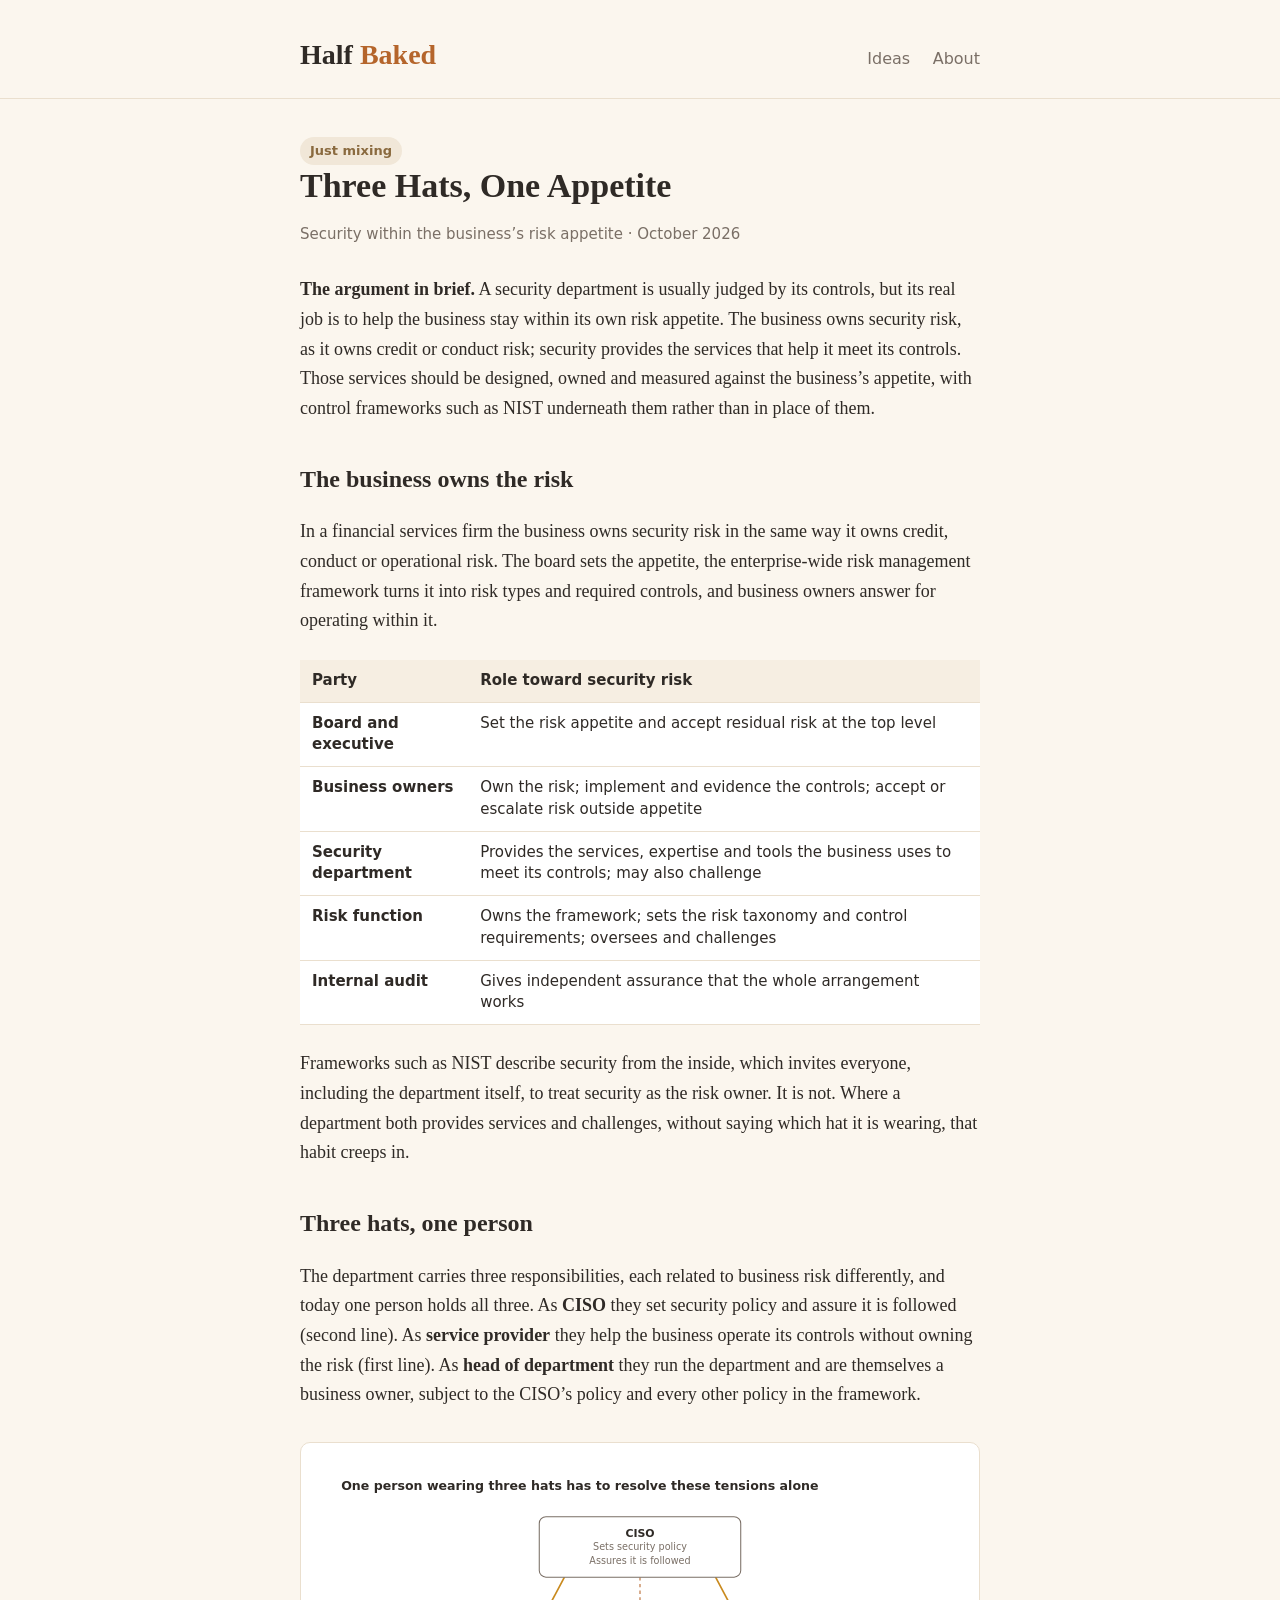
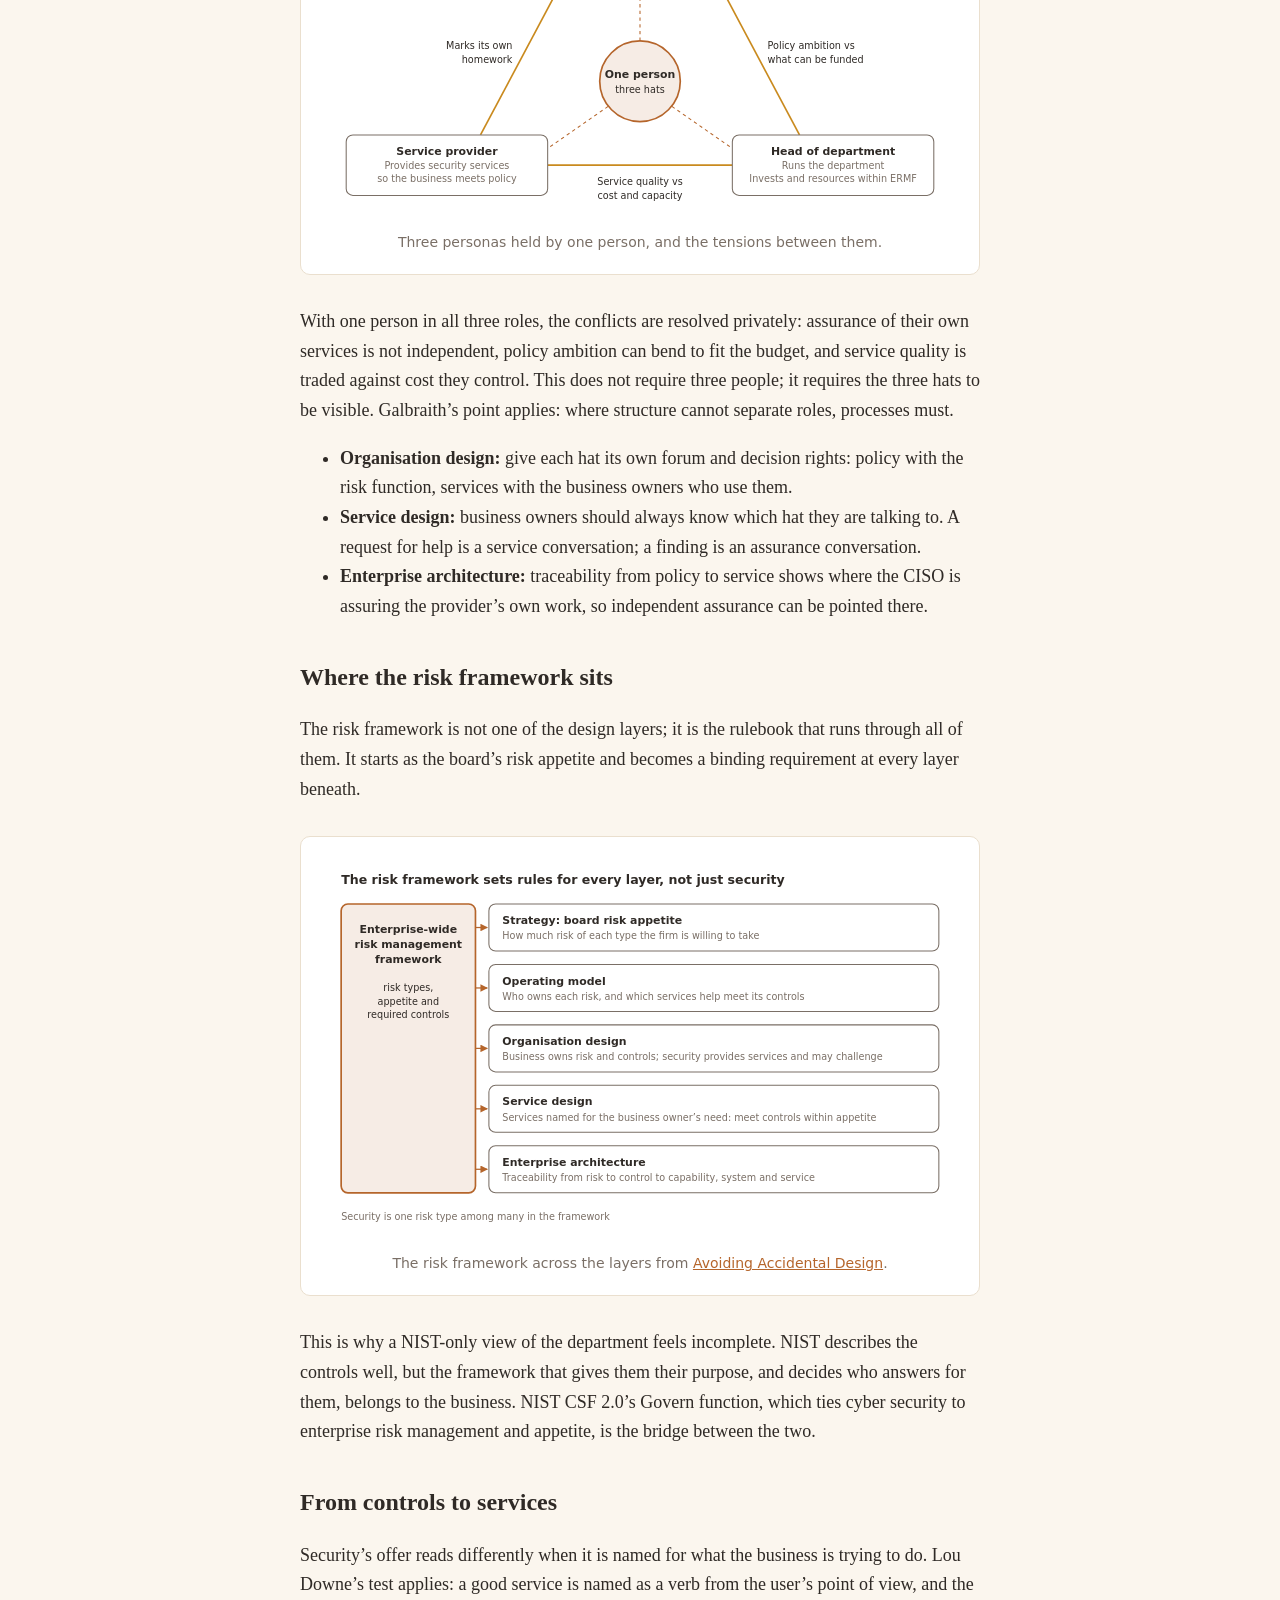
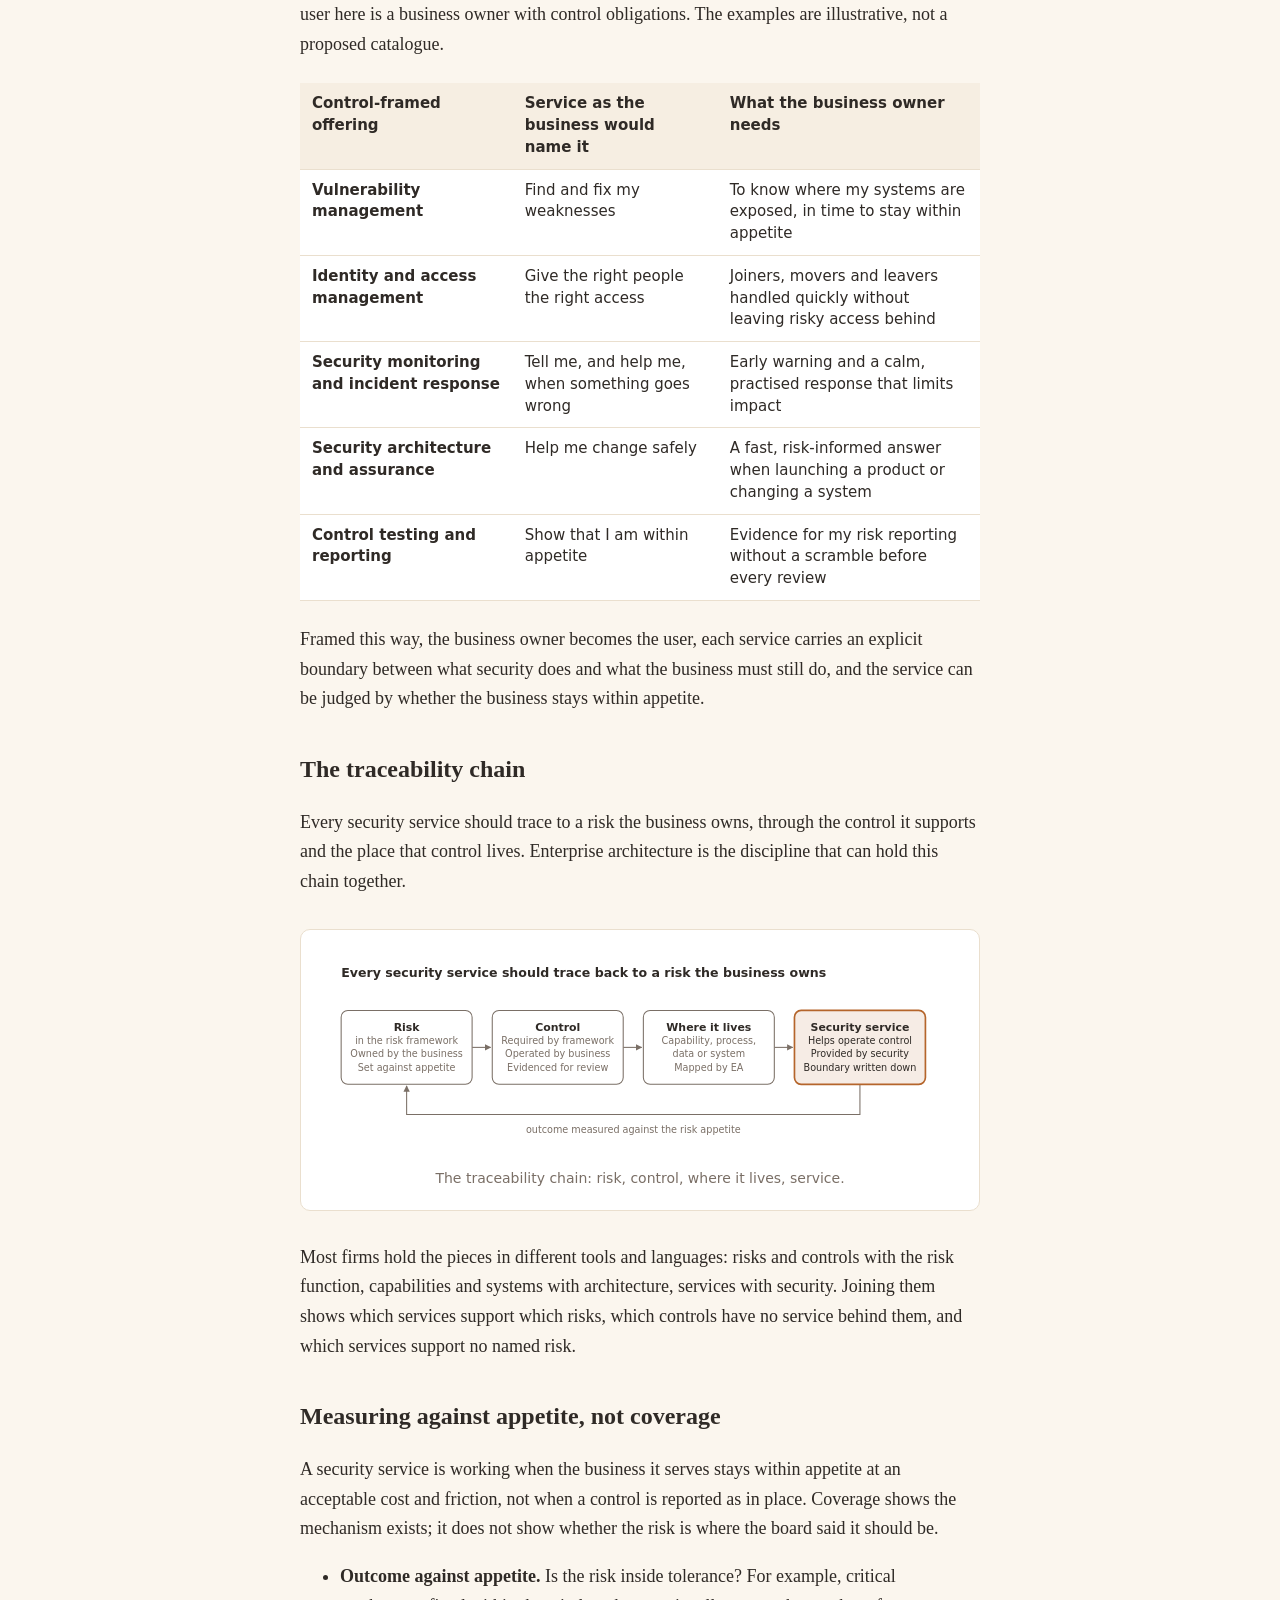
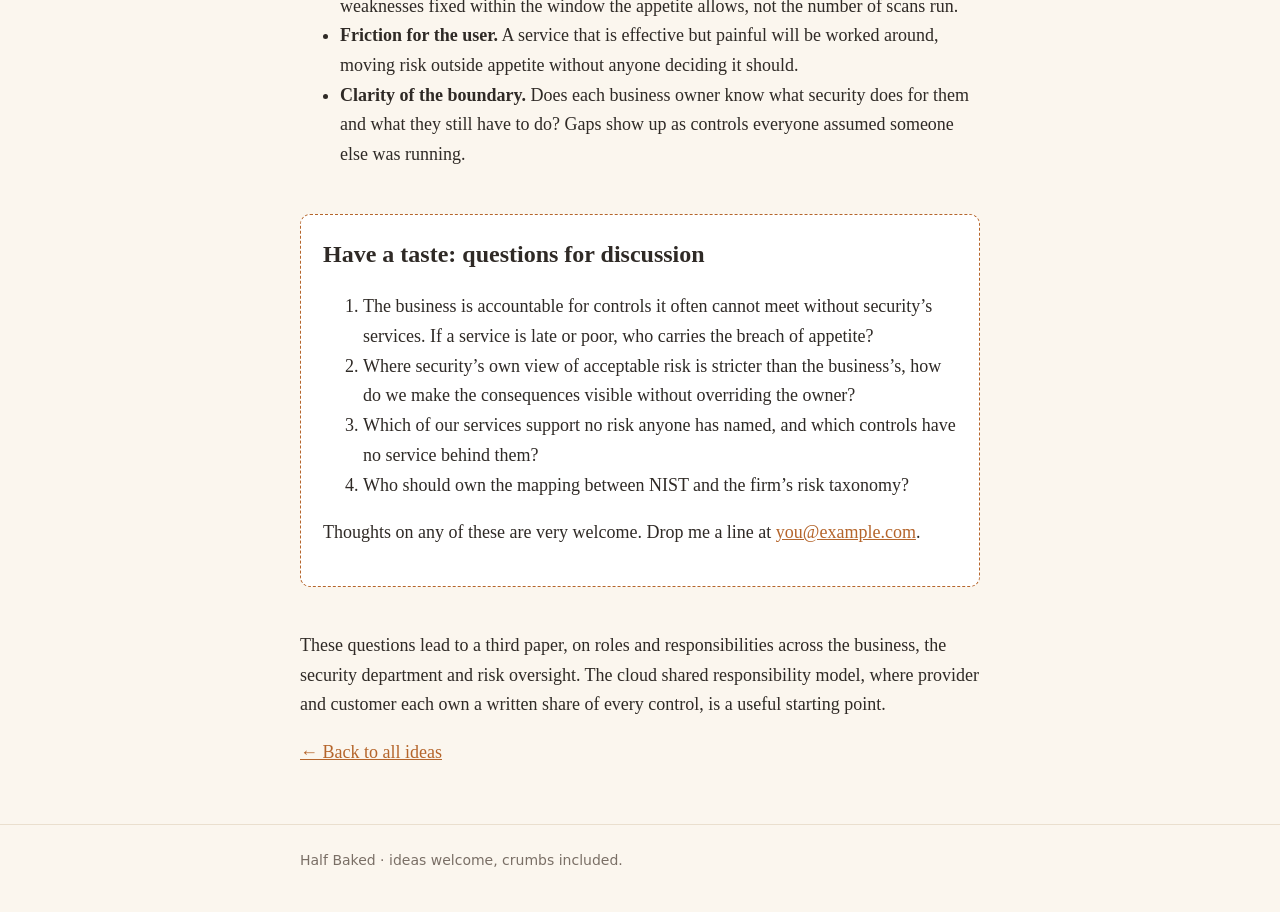
<file: three-hats-one-appetite.html>
<!DOCTYPE html>
<html lang="en">
<head>
  <meta charset="UTF-8">
  <meta name="viewport" content="width=device-width, initial-scale=1.0">
  <title>Three Hats, One Appetite · Half Baked</title>
  <meta name="description" content="Security&#8217;s real job is to help the business stay within its own risk appetite.">
  <link rel="stylesheet" href="style.css">
  <style>
    /* Tables on this page */
    .table-wrap { overflow-x: auto; margin: 24px 0; }
    table { width: 100%; border-collapse: collapse; background: var(--card); font-family: system-ui, sans-serif; font-size: 15px; line-height: 1.45; }
    th, td { text-align: left; vertical-align: top; padding: 10px 12px; border-bottom: 1px solid var(--line); }
    th { background: #f6eee2; font-weight: 600; }
    td:first-child { font-weight: 600; }
  </style>
</head>
<body>

  <header>
    <div class="wrap">
      <a class="site-name" href="index.html">Half <span>Baked</span></a>
      <nav>
        <a href="index.html">Ideas</a>
        <a href="about.html">About</a>
      </nav>
    </div>
  </header>

  <main class="wrap">
    <span class="status mixing">Just mixing</span>
    <h1>Three Hats, One Appetite</h1>
    <p class="meta">Security within the business&#8217;s risk appetite &middot; October 2026</p>

<p><strong>The argument in brief.</strong> A security department is usually judged by its controls, but its real job is to help the business stay within its own risk appetite. The business owns security risk, as it owns credit or conduct risk; security provides the services that help it meet its controls. Those services should be designed, owned and measured against the business&#8217;s appetite, with control frameworks such as NIST underneath them rather than in place of them.</p>

<h2>The business owns the risk</h2>
<p>In a financial services firm the business owns security risk in the same way it owns credit, conduct or operational risk. The board sets the appetite, the enterprise-wide risk management framework turns it into risk types and required controls, and business owners answer for operating within it.</p>
<div class="table-wrap"><table>
<thead><tr><th>Party</th><th>Role toward security risk</th></tr></thead>
<tbody>
<tr><td>Board and executive</td><td>Set the risk appetite and accept residual risk at the top level</td></tr>
<tr><td>Business owners</td><td>Own the risk; implement and evidence the controls; accept or escalate risk outside appetite</td></tr>
<tr><td>Security department</td><td>Provides the services, expertise and tools the business uses to meet its controls; may also challenge</td></tr>
<tr><td>Risk function</td><td>Owns the framework; sets the risk taxonomy and control requirements; oversees and challenges</td></tr>
<tr><td>Internal audit</td><td>Gives independent assurance that the whole arrangement works</td></tr>
</tbody></table></div>
<p>Frameworks such as NIST describe security from the inside, which invites everyone, including the department itself, to treat security as the risk owner. It is not. Where a department both provides services and challenges, without saying which hat it is wearing, that habit creeps in.</p>

<h2>Three hats, one person</h2>
<p>The department carries three responsibilities, each related to business risk differently, and today one person holds all three. As <strong>CISO</strong> they set security policy and assure it is followed (second line). As <strong>service provider</strong> they help the business operate its controls without owning the risk (first line). As <strong>head of department</strong> they run the department and are themselves a business owner, subject to the CISO&#8217;s policy and every other policy in the framework.</p>
<figure class="diagram">
<svg xmlns='http://www.w3.org/2000/svg' viewBox='0 0 760 424' role='img' aria-label='One person wearing three hats, CISO, service provider and head of department, has to resolve the tensions between them alone' font-family='system-ui, -apple-system, Segoe UI, sans-serif' font-size='13'>
<text x='24' y='32' font-size='15' font-weight='600' fill='#2f2a26'>One person wearing three hats has to resolve these tensions alone</text>
<g stroke='#c98a1e' stroke-width='2' fill='none'><line x1='290' y1='136' x2='190' y2='324'/><line x1='470' y1='136' x2='570' y2='324'/><line x1='270' y1='360' x2='490' y2='360'/></g>
<g stroke='#b5652b' stroke-width='1.25' stroke-dasharray='4 4' fill='none'><line x1='380' y1='212' x2='380' y2='136'/><line x1='342' y1='290' x2='270' y2='340'/><line x1='418' y1='290' x2='490' y2='340'/></g>
<circle cx='380' cy='260' r='48' fill='#b5652b' fill-opacity='0.12' stroke='#b5652b' stroke-width='2'/>
<text text-anchor='middle' fill='#2f2a26'><tspan x='380' y='256' font-weight='600'>One person</tspan><tspan x='380' y='274' font-size='11.5'>three hats</tspan></text>
<rect x='260' y='64' width='240' height='72' rx='8' fill='#fff' stroke='#7a6f66' stroke-width='1.25'/><text x='380' y='88' text-anchor='middle' font-weight='600' fill='#2f2a26'>CISO</text><text x='380' y='104' text-anchor='middle' font-size='11.5' fill='#7a6f66'>Sets security policy</text><text x='380' y='120' text-anchor='middle' font-size='11.5' fill='#7a6f66'>Assures it is followed</text>
<rect x='30' y='324' width='240' height='72' rx='8' fill='#fff' stroke='#7a6f66' stroke-width='1.25'/><text x='150' y='348' text-anchor='middle' font-weight='600' fill='#2f2a26'>Service provider</text><text x='150' y='364' text-anchor='middle' font-size='11.5' fill='#7a6f66'>Provides security services</text><text x='150' y='380' text-anchor='middle' font-size='11.5' fill='#7a6f66'>so the business meets policy</text>
<rect x='490' y='324' width='240' height='72' rx='8' fill='#fff' stroke='#7a6f66' stroke-width='1.25'/><text x='610' y='348' text-anchor='middle' font-weight='600' fill='#2f2a26'>Head of department</text><text x='610' y='364' text-anchor='middle' font-size='11.5' fill='#7a6f66'>Runs the department</text><text x='610' y='380' text-anchor='middle' font-size='11.5' fill='#7a6f66'>Invests and resources within ERMF</text>
<text text-anchor='end' font-size='11.5' fill='#2f2a26'><tspan x='228' y='222'>Marks its own</tspan><tspan x='228' y='238'>homework</tspan></text>
<text font-size='11.5' fill='#2f2a26'><tspan x='532' y='222'>Policy ambition vs</tspan><tspan x='532' y='238'>what can be funded</tspan></text>
<text text-anchor='middle' font-size='11.5' fill='#2f2a26'><tspan x='380' y='384'>Service quality vs</tspan><tspan x='380' y='400'>cost and capacity</tspan></text>
</svg>
<figcaption>Three personas held by one person, and the tensions between them.</figcaption>
</figure>
<p>With one person in all three roles, the conflicts are resolved privately: assurance of their own services is not independent, policy ambition can bend to fit the budget, and service quality is traded against cost they control. This does not require three people; it requires the three hats to be visible. Galbraith&#8217;s point applies: where structure cannot separate roles, processes must.</p>
<ul>
<li><strong>Organisation design:</strong> give each hat its own forum and decision rights: policy with the risk function, services with the business owners who use them.</li>
<li><strong>Service design:</strong> business owners should always know which hat they are talking to. A request for help is a service conversation; a finding is an assurance conversation.</li>
<li><strong>Enterprise architecture:</strong> traceability from policy to service shows where the CISO is assuring the provider&#8217;s own work, so independent assurance can be pointed there.</li>
</ul>

<h2>Where the risk framework sits</h2>
<p>The risk framework is not one of the design layers; it is the rulebook that runs through all of them. It starts as the board&#8217;s risk appetite and becomes a binding requirement at every layer beneath.</p>
<figure class="diagram">
<svg xmlns='http://www.w3.org/2000/svg' viewBox='0 0 760 456' role='img' aria-label='The enterprise-wide risk management framework sets rules for every design layer, not just security' font-family='system-ui, -apple-system, Segoe UI, sans-serif' font-size='13'>
<defs><marker id='ra' viewBox='0 0 10 10' refX='9' refY='5' markerWidth='6' markerHeight='6' orient='auto-start-reverse'><path d='M0 0L10 5L0 10z' fill='#b5652b'/></marker></defs>
<text x='24' y='32' font-size='15' font-weight='600' fill='#2f2a26'>The risk framework sets rules for every layer, not just security</text>
<rect x='24' y='56' width='160' height='344' rx='8' fill='#b5652b' fill-opacity='0.12' stroke='#b5652b' stroke-width='2'/>
<text text-anchor='middle' font-weight='600' fill='#2f2a26'><tspan x='104' y='90'>Enterprise-wide</tspan><tspan x='104' y='108'>risk management</tspan><tspan x='104' y='126'>framework</tspan></text>
<text text-anchor='middle' font-size='11.5' fill='#2f2a26'><tspan x='104' y='160'>risk types,</tspan><tspan x='104' y='176'>appetite and</tspan><tspan x='104' y='192'>required controls</tspan></text>
<path d='M184 84H198' stroke='#b5652b' stroke-width='1.5' fill='none' marker-end='url(#ra)'/><path d='M184 156H198' stroke='#b5652b' stroke-width='1.5' fill='none' marker-end='url(#ra)'/><path d='M184 228H198' stroke='#b5652b' stroke-width='1.5' fill='none' marker-end='url(#ra)'/><path d='M184 300H198' stroke='#b5652b' stroke-width='1.5' fill='none' marker-end='url(#ra)'/><path d='M184 372H198' stroke='#b5652b' stroke-width='1.5' fill='none' marker-end='url(#ra)'/>
<rect x='200' y='56' width='536' height='56' rx='8' fill='#fff' stroke='#7a6f66' stroke-width='1.25'/><text x='216' y='80' font-weight='600' fill='#2f2a26'>Strategy: board risk appetite</text><text x='216' y='98' font-size='11.5' fill='#7a6f66'>How much risk of each type the firm is willing to take</text>
<rect x='200' y='128' width='536' height='56' rx='8' fill='#fff' stroke='#7a6f66' stroke-width='1.25'/><text x='216' y='152' font-weight='600' fill='#2f2a26'>Operating model</text><text x='216' y='170' font-size='11.5' fill='#7a6f66'>Who owns each risk, and which services help meet its controls</text>
<rect x='200' y='200' width='536' height='56' rx='8' fill='#fff' stroke='#7a6f66' stroke-width='1.25'/><text x='216' y='224' font-weight='600' fill='#2f2a26'>Organisation design</text><text x='216' y='242' font-size='11.5' fill='#7a6f66'>Business owns risk and controls; security provides services and may challenge</text>
<rect x='200' y='272' width='536' height='56' rx='8' fill='#fff' stroke='#7a6f66' stroke-width='1.25'/><text x='216' y='296' font-weight='600' fill='#2f2a26'>Service design</text><text x='216' y='314' font-size='11.5' fill='#7a6f66'>Services named for the business owner&#8217;s need: meet controls within appetite</text>
<rect x='200' y='344' width='536' height='56' rx='8' fill='#fff' stroke='#7a6f66' stroke-width='1.25'/><text x='216' y='368' font-weight='600' fill='#2f2a26'>Enterprise architecture</text><text x='216' y='386' font-size='11.5' fill='#7a6f66'>Traceability from risk to control to capability, system and service</text>
<text x='24' y='432' font-size='11.5' fill='#7a6f66'>Security is one risk type among many in the framework</text>
</svg>
<figcaption>The risk framework across the layers from <a href="avoiding-accidental-design.html">Avoiding Accidental Design</a>.</figcaption>
</figure>
<p>This is why a NIST-only view of the department feels incomplete. NIST describes the controls well, but the framework that gives them their purpose, and decides who answers for them, belongs to the business. NIST CSF 2.0&#8217;s Govern function, which ties cyber security to enterprise risk management and appetite, is the bridge between the two.</p>

<h2>From controls to services</h2>
<p>Security&#8217;s offer reads differently when it is named for what the business is trying to do. Lou Downe&#8217;s test applies: a good service is named as a verb from the user&#8217;s point of view, and the user here is a business owner with control obligations. The examples are illustrative, not a proposed catalogue.</p>
<div class="table-wrap"><table>
<thead><tr><th>Control-framed offering</th><th>Service as the business would name it</th><th>What the business owner needs</th></tr></thead>
<tbody>
<tr><td>Vulnerability management</td><td>Find and fix my weaknesses</td><td>To know where my systems are exposed, in time to stay within appetite</td></tr>
<tr><td>Identity and access management</td><td>Give the right people the right access</td><td>Joiners, movers and leavers handled quickly without leaving risky access behind</td></tr>
<tr><td>Security monitoring and incident response</td><td>Tell me, and help me, when something goes wrong</td><td>Early warning and a calm, practised response that limits impact</td></tr>
<tr><td>Security architecture and assurance</td><td>Help me change safely</td><td>A fast, risk-informed answer when launching a product or changing a system</td></tr>
<tr><td>Control testing and reporting</td><td>Show that I am within appetite</td><td>Evidence for my risk reporting without a scramble before every review</td></tr>
</tbody></table></div>
<p>Framed this way, the business owner becomes the user, each service carries an explicit boundary between what security does and what the business must still do, and the service can be judged by whether the business stays within appetite.</p>

<h2>The traceability chain</h2>
<p>Every security service should trace to a risk the business owns, through the control it supports and the place that control lives. Enterprise architecture is the discipline that can hold this chain together.</p>
<figure class="diagram">
<svg xmlns='http://www.w3.org/2000/svg' viewBox='0 0 760 244' role='img' aria-label='Traceability chain: risk, control, where it lives, security service, with the outcome measured against risk appetite' font-family='system-ui, -apple-system, Segoe UI, sans-serif' font-size='13'>
<defs><marker id='ta' viewBox='0 0 10 10' refX='9' refY='5' markerWidth='6' markerHeight='6' orient='auto-start-reverse'><path d='M0 0L10 5L0 10z' fill='#7a6f66'/></marker></defs>
<text x='24' y='32' font-size='15' font-weight='600' fill='#2f2a26'>Every security service should trace back to a risk the business owns</text>
<g fill='none' stroke='#7a6f66' stroke-width='1.25'><path d='M180 116H202' marker-end='url(#ta)'/><path d='M360 116H382' marker-end='url(#ta)'/><path d='M540 116H562' marker-end='url(#ta)'/><path d='M642 160V196H102V162' marker-end='url(#ta)'/></g>
<rect x='24' y='72' width='156' height='88' rx='8' fill='#fff' fill-opacity='1' stroke='#7a6f66' stroke-width='1.25'/><text x='102' y='96' text-anchor='middle' font-weight='600' fill='#2f2a26'>Risk</text><text x='102' y='112' text-anchor='middle' font-size='11.5' fill='#7a6f66'>in the risk framework</text><text x='102' y='128' text-anchor='middle' font-size='11.5' fill='#7a6f66'>Owned by the business</text><text x='102' y='144' text-anchor='middle' font-size='11.5' fill='#7a6f66'>Set against appetite</text>
<rect x='204' y='72' width='156' height='88' rx='8' fill='#fff' fill-opacity='1' stroke='#7a6f66' stroke-width='1.25'/><text x='282' y='96' text-anchor='middle' font-weight='600' fill='#2f2a26'>Control</text><text x='282' y='112' text-anchor='middle' font-size='11.5' fill='#7a6f66'>Required by framework</text><text x='282' y='128' text-anchor='middle' font-size='11.5' fill='#7a6f66'>Operated by business</text><text x='282' y='144' text-anchor='middle' font-size='11.5' fill='#7a6f66'>Evidenced for review</text>
<rect x='384' y='72' width='156' height='88' rx='8' fill='#fff' fill-opacity='1' stroke='#7a6f66' stroke-width='1.25'/><text x='462' y='96' text-anchor='middle' font-weight='600' fill='#2f2a26'>Where it lives</text><text x='462' y='112' text-anchor='middle' font-size='11.5' fill='#7a6f66'>Capability, process,</text><text x='462' y='128' text-anchor='middle' font-size='11.5' fill='#7a6f66'>data or system</text><text x='462' y='144' text-anchor='middle' font-size='11.5' fill='#7a6f66'>Mapped by EA</text>
<rect x='564' y='72' width='156' height='88' rx='8' fill='#b5652b' fill-opacity='0.12' stroke='#b5652b' stroke-width='2'/><text x='642' y='96' text-anchor='middle' font-weight='600' fill='#2f2a26'>Security service</text><text x='642' y='112' text-anchor='middle' font-size='11.5' fill='#2f2a26'>Helps operate control</text><text x='642' y='128' text-anchor='middle' font-size='11.5' fill='#2f2a26'>Provided by security</text><text x='642' y='144' text-anchor='middle' font-size='11.5' fill='#2f2a26'>Boundary written down</text>
<text x='372' y='218' text-anchor='middle' font-size='11.5' fill='#7a6f66'>outcome measured against the risk appetite</text>
</svg>
<figcaption>The traceability chain: risk, control, where it lives, service.</figcaption>
</figure>
<p>Most firms hold the pieces in different tools and languages: risks and controls with the risk function, capabilities and systems with architecture, services with security. Joining them shows which services support which risks, which controls have no service behind them, and which services support no named risk.</p>

<h2>Measuring against appetite, not coverage</h2>
<p>A security service is working when the business it serves stays within appetite at an acceptable cost and friction, not when a control is reported as in place. Coverage shows the mechanism exists; it does not show whether the risk is where the board said it should be.</p>
<ul>
<li><strong>Outcome against appetite.</strong> Is the risk inside tolerance? For example, critical weaknesses fixed within the window the appetite allows, not the number of scans run.</li>
<li><strong>Friction for the user.</strong> A service that is effective but painful will be worked around, moving risk outside appetite without anyone deciding it should.</li>
<li><strong>Clarity of the boundary.</strong> Does each business owner know what security does for them and what they still have to do? Gaps show up as controls everyone assumed someone else was running.</li>
</ul>

<div class="feedback">
<h2>Have a taste: questions for discussion</h2>
<ol>
<li>The business is accountable for controls it often cannot meet without security&#8217;s services. If a service is late or poor, who carries the breach of appetite?</li>
<li>Where security&#8217;s own view of acceptable risk is stricter than the business&#8217;s, how do we make the consequences visible without overriding the owner?</li>
<li>Which of our services support no risk anyone has named, and which controls have no service behind them?</li>
<li>Who should own the mapping between NIST and the firm&#8217;s risk taxonomy?</li>
</ol>
<p>Thoughts on any of these are very welcome. Drop me a line at <a href="mailto:you@example.com">you@example.com</a>.</p>
</div>

<p>These questions lead to a third paper, on roles and responsibilities across the business, the security department and risk oversight. The cloud shared responsibility model, where provider and customer each own a written share of every control, is a useful starting point.</p>

    <p><a href="index.html">&larr; Back to all ideas</a></p>
  </main>

  <footer>
    <div class="wrap">
      Half Baked &middot; ideas welcome, crumbs included.
    </div>
  </footer>

</body>
</html>
</file>
<file: style.css>
/* ============================================
   HALF BAKED — the look of the whole site
   Change the colours below to restyle everything.
   ============================================ */

:root {
  --background: #fbf6ee;   /* warm cream page */
  --card: #ffffff;         /* idea cards */
  --text: #2f2a26;         /* main writing */
  --muted: #7a6f66;        /* softer grey-brown text */
  --accent: #b5652b;       /* crust brown — links and highlights */
  --line: #eadfce;         /* thin borders */
}

* { box-sizing: border-box; }

body {
  margin: 0;
  background: var(--background);
  color: var(--text);
  font-family: Georgia, "Times New Roman", serif;
  font-size: 18px;
  line-height: 1.65;
}

.wrap {
  max-width: 720px;
  margin: 0 auto;
  padding: 0 20px;
}

/* ---------- Top of every page ---------- */
header {
  padding: 32px 0 20px;
  border-bottom: 1px solid var(--line);
  margin-bottom: 36px;
}

header .wrap {
  display: flex;
  justify-content: space-between;
  align-items: baseline;
  flex-wrap: wrap;
  gap: 12px;
}

.site-name {
  font-size: 28px;
  font-weight: bold;
  color: var(--text);
  text-decoration: none;
}

.site-name span { color: var(--accent); }

nav a {
  margin-left: 18px;
  color: var(--muted);
  text-decoration: none;
  font-family: system-ui, sans-serif;
  font-size: 16px;
}

nav a:first-child { margin-left: 0; }
nav a:hover { color: var(--accent); }

/* ---------- General writing ---------- */
h1 { font-size: 34px; line-height: 1.25; margin: 0 0 12px; }
h2 { font-size: 24px; margin: 36px 0 10px; }

a { color: var(--accent); }

.intro {
  font-size: 20px;
  color: var(--muted);
  margin-bottom: 36px;
}

/* ---------- Idea cards on the home page ---------- */
.idea-card {
  display: block;
  background: var(--card);
  border: 1px solid var(--line);
  border-radius: 10px;
  padding: 20px 22px;
  margin-bottom: 16px;
  color: var(--text);
  text-decoration: none;
  transition: border-color 0.2s, transform 0.2s;
}

.idea-card:hover {
  border-color: var(--accent);
  transform: translateY(-2px);
}

.idea-card h3 { margin: 6px 0 4px; font-size: 21px; }
.idea-card p  { margin: 0; color: var(--muted); }

/* ---------- Baking status labels ---------- */
.status {
  display: inline-block;
  font-family: system-ui, sans-serif;
  font-size: 13px;
  font-weight: 600;
  padding: 3px 10px;
  border-radius: 999px;
}

.status.mixing { background: #f1e7d8; color: #8a6a3f; }  /* raw idea */
.status.oven   { background: #fbe1c8; color: #a2531b; }  /* being worked on */
.status.tasting{ background: #e3efd9; color: #4f7a35; }  /* ready for feedback */

/* ---------- Single idea page ---------- */
.meta {
  color: var(--muted);
  font-family: system-ui, sans-serif;
  font-size: 15px;
  margin-bottom: 28px;
}

.feedback {
  background: var(--card);
  border: 1px dashed var(--accent);
  border-radius: 10px;
  padding: 20px 22px;
  margin: 44px 0;
}

.feedback h2 { margin-top: 0; }

/* ---------- Bottom of every page ---------- */
footer {
  border-top: 1px solid var(--line);
  margin-top: 56px;
  padding: 24px 0 40px;
  color: var(--muted);
  font-family: system-ui, sans-serif;
  font-size: 14px;
}

/* ---------- Phones ---------- */
@media (max-width: 500px) {
  body { font-size: 17px; }
  h1 { font-size: 28px; }
  .site-name { font-size: 24px; }
}

/* ---------- Diagrams inside idea pages ---------- */
.diagram {
  margin: 32px 0;
  background: var(--card);
  border: 1px solid var(--line);
  border-radius: 10px;
  padding: 20px;
}

.diagram svg { width: 100%; height: auto; display: block; }

.diagram figcaption {
  margin-top: 12px;
  color: var(--muted);
  font-family: system-ui, sans-serif;
  font-size: 14px;
  text-align: center;
}

.d-tri    { fill: #fbe1c8; fill-opacity: 0.35; stroke: var(--accent); stroke-width: 2; }
.d-node   { fill: var(--accent); }
.d-label  { font: 600 15px system-ui, sans-serif; fill: var(--text); }
.d-sub    { font: italic 13px Georgia, serif; fill: var(--muted); }
.d-edge   { font: 12px system-ui, sans-serif; fill: var(--muted); }
.d-centre { font: 600 16px Georgia, serif; fill: var(--accent); }
.d-band   { font: 600 12px system-ui, sans-serif; letter-spacing: 0.08em; fill: var(--muted); }

.layers {
  display: flex;
  gap: 10px;
  font-family: system-ui, sans-serif;
}

.layer-stack { flex: 1; display: flex; flex-direction: column; gap: 8px; }

.layer, .layer-ops {
  border-radius: 8px;
  padding: 12px 14px;
  font-size: 15px;
  line-height: 1.4;
}

.layer strong, .layer-ops strong { display: block; }
.layer span, .layer-ops span { color: var(--muted); font-size: 13px; }

.layer.front  { background: #e3efd9; }
.layer.middle { background: #fbe1c8; }
.layer.back   { background: #f1e7d8; }

.layer-ops {
  width: 30%;
  border: 2px dashed var(--accent);
  display: flex;
  flex-direction: column;
  justify-content: center;
}

@media (max-width: 500px) {
  .layers { flex-direction: column; }
  .layer-ops { width: auto; }
}
</file>
